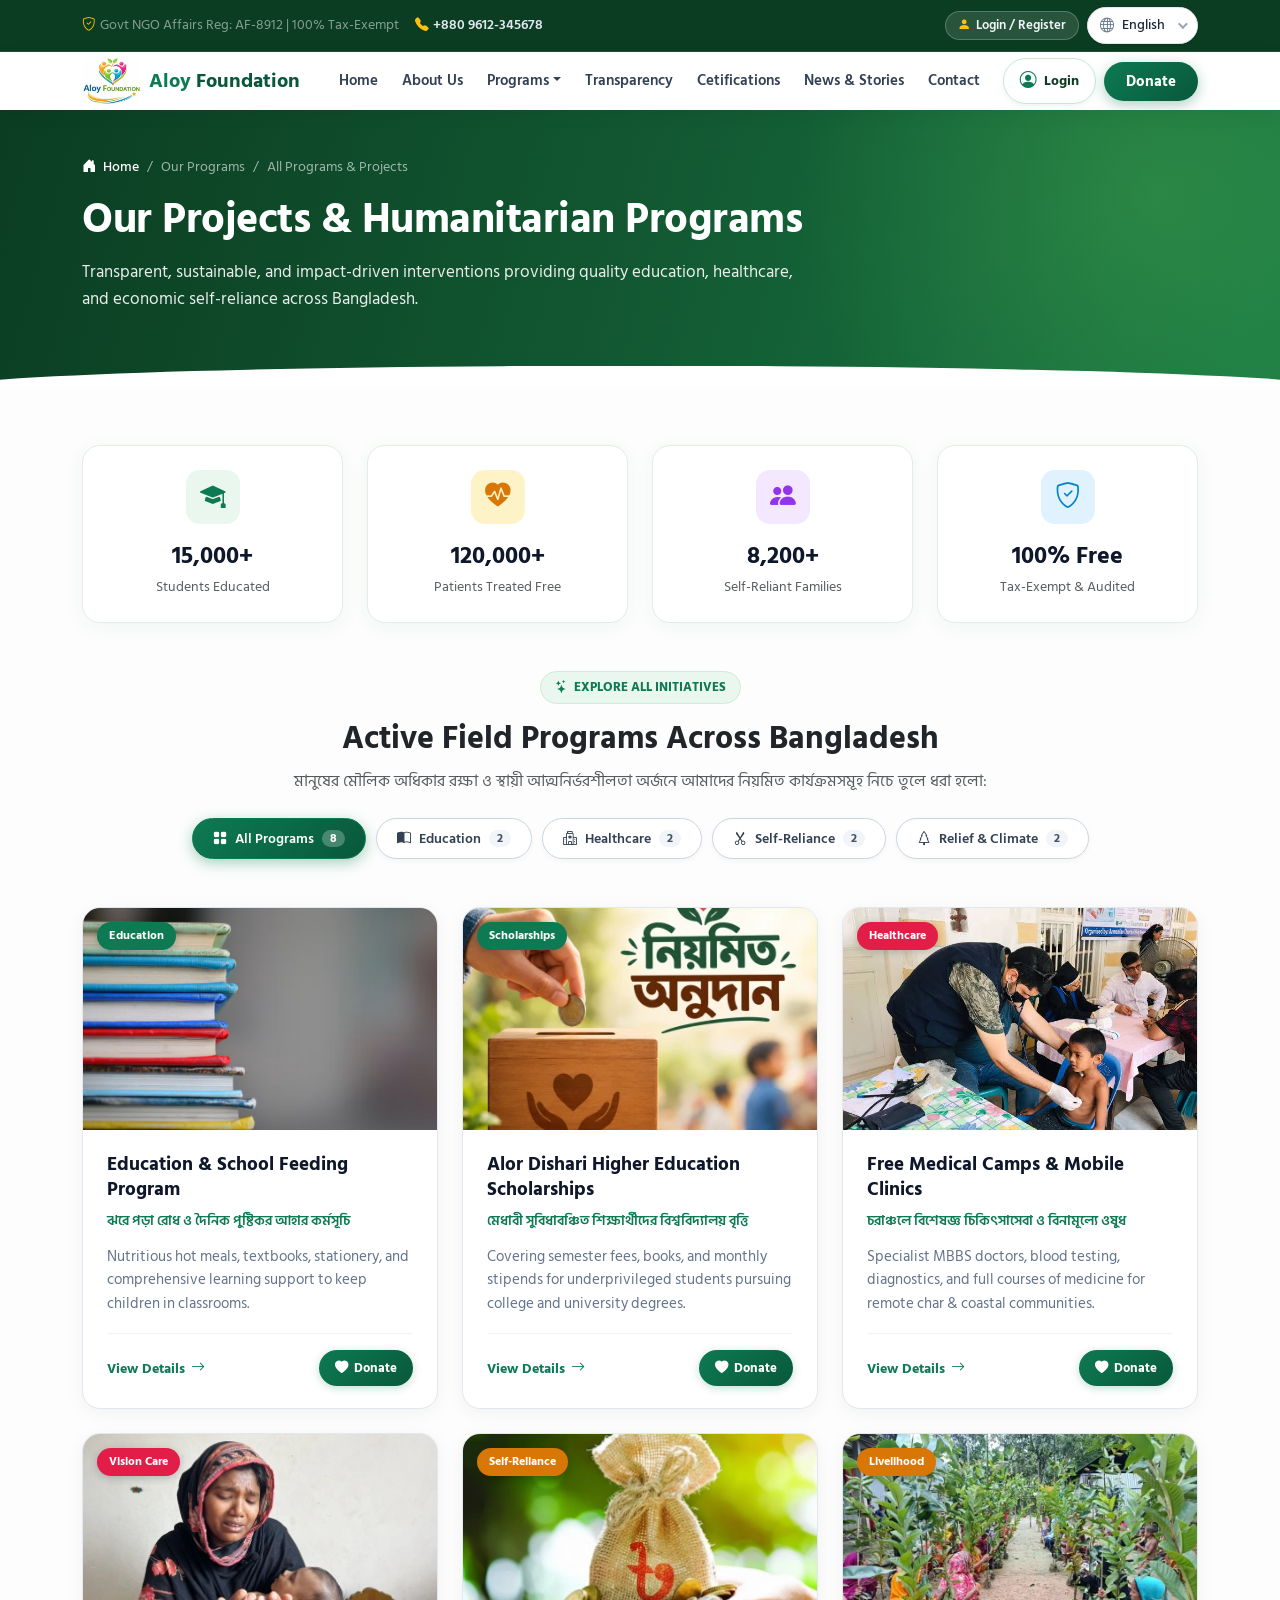
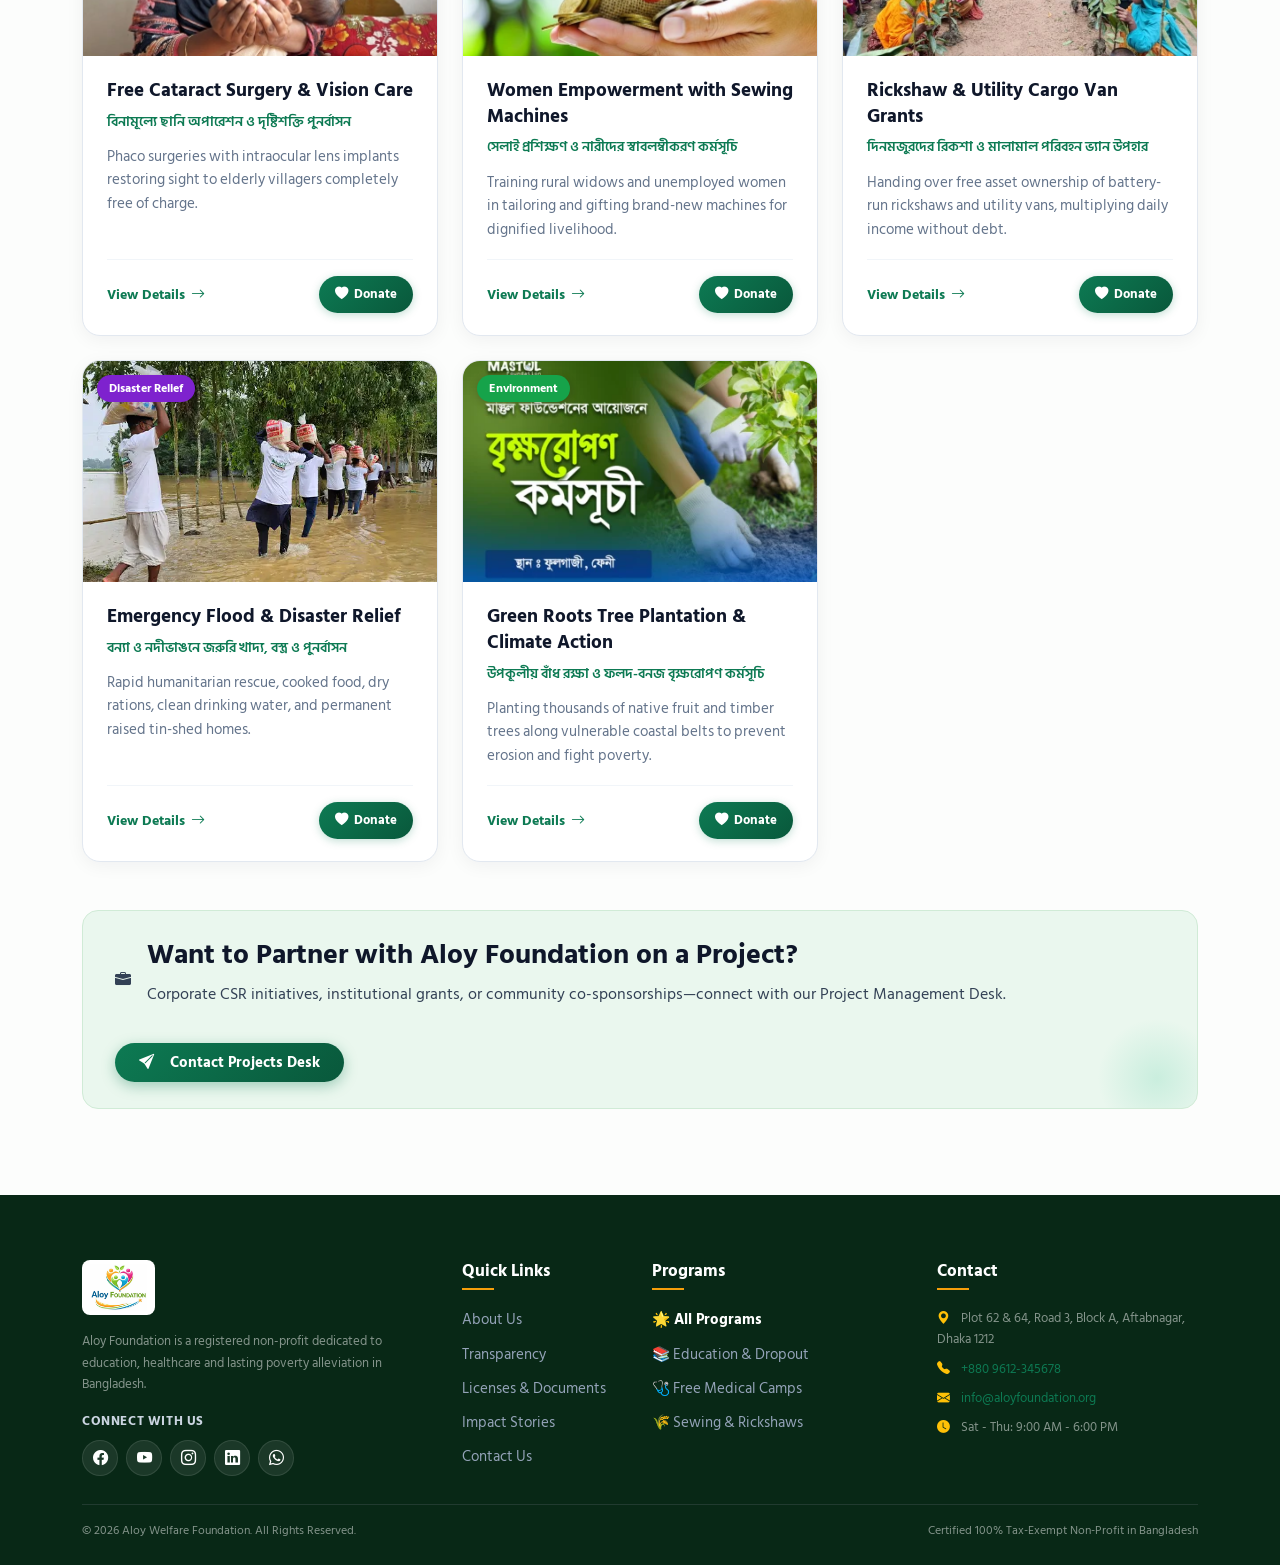
<file: all_porgrams.html>
<!doctype html>
<html lang="en">
  <head>
    <meta charset="UTF-8" />
    <meta name="viewport" content="width=device-width, initial-scale=1.0" />
    <title>All Projects &amp; Programs | Aloy Welfare Foundation</title>
    <link rel="icon" type="image/jpeg" href="assets/images/logo.jpg" />
    <link rel="preconnect" href="https://fonts.googleapis.com" />
    <link rel="preconnect" href="https://fonts.gstatic.com" crossorigin />
    <link
      href="https://fonts.googleapis.com/css2?family=Hind+Siliguri:wght@300;400;500;600;700&family=Plus+Jakarta+Sans:wght@300;400;500;600;700;800&display=swap"
      rel="stylesheet"
    />
    <link
      href="https://cdn.jsdelivr.net/npm/bootstrap@5.3.3/dist/css/bootstrap.min.css"
      rel="stylesheet"
    />
    <link
      href="https://cdn.jsdelivr.net/npm/bootstrap-icons@1.11.3/font/bootstrap-icons.min.css"
      rel="stylesheet"
    />
    <link rel="stylesheet" href="assets/css/style.css" />
    <link rel="stylesheet" href="assets/css/responsive.css" />
    <link rel="stylesheet" href="assets/css/pages/programs.css" />
  </head>
  <body class="lang-en page-all-programs">
    <!-- ===== TOP BAR ===== -->
    <div class="top-bar">
      <div
        class="container d-flex flex-wrap justify-content-between align-items-center"
      >
        <div class="d-flex align-items-center gap-3">
          <span class="d-none d-md-inline text-white-50">
            <i class="bi bi-shield-check text-warning me-1"></i>Govt NGO Affairs
            Reg: AF-8912 | 100% Tax-Exempt
          </span>
          <span class="d-flex align-items-center gap-1">
            <i class="bi bi-telephone-fill text-warning"></i>
            <a href="tel:+8809612345678" class="fw-semibold"
              >+880 9612-345678</a
            >
          </span>
        </div>
        <div class="d-flex align-items-center gap-2">
          <a
            href="#donorAuthModal"
            data-bs-toggle="modal"
            class="topbar-donor-link"
          >
            <i class="bi bi-person-fill text-warning"></i>
            <span>Login / Register</span>
          </a>
          <div class="language-switcher-container">
            <div class="language-select-wrapper">
              <span class="language-icon">
                <i class="bi bi-globe"></i>
              </span>
              <select
                id="languageSwitcher"
                class="language-select"
                aria-label="Select Language"
              >
                <option value="en" selected>English</option>
                <option value="bn">বাংলা</option>
                <option value="ar">العربية</option>
                <option value="hi">हिन्दी</option>
              </select>
            </div>
            <div id="google_translate_element"></div>
          </div>
        </div>
      </div>
    </div>

    <!-- ===== NAVBAR ===== -->
    <header class="navbar navbar-expand-lg navbar-main sticky-top">
      <nav class="container">
        <a
          class="navbar-brand d-flex align-items-center gap-2"
          href="index.html"
        >
          <img
            src="assets/images/logo.jpg"
            alt="Aloy Foundation Logo"
            class="rounded"
          />
          <div class="d-flex flex-column">
            <span class="fw-bold fs-5 lh-1" style="color: var(--aloy-blue)">
              Aloy
              <span style="color: var(--aloy-green-dark)">Foundation</span>
            </span>
          </div>
        </a>
        <button
          class="navbar-toggler"
          type="button"
          data-bs-toggle="collapse"
          data-bs-target="#navMain"
        >
          <span class="navbar-toggler-icon"></span>
        </button>
        <div class="collapse navbar-collapse" id="navMain">
          <ul class="navbar-nav mx-auto mb-2 mb-lg-0">
            <li class="nav-item">
              <a class="nav-link active" href="index.html">Home</a>
            </li>
            <li class="nav-item">
              <a class="nav-link" href="about.html">About Us</a>
            </li>
            <li class="nav-item dropdown">
              <a
                class="nav-link dropdown-toggle"
                href="#"
                data-bs-toggle="dropdown"
                >Programs</a
              >
              <ul class="dropdown-menu">
                <li>
                  <a class="dropdown-item fw-bold" href="all_porgrams.html"
                    ><i class="bi bi-grid-fill text-success me-2"></i>All
                    Programs &amp; Projects</a
                  >
                </li>
                <li><hr class="dropdown-divider" /></li>
                <li>
                  <a class="dropdown-item" href="project_details.html"
                    ><i class="bi bi-book-half text-success me-2"></i>Education
                    Program</a
                  >
                </li>
                <li>
                  <a class="dropdown-item" href="healthcare.html"
                    ><i class="bi bi-heart-pulse-fill text-danger me-2"></i
                    >Healthcare Services</a
                  >
                </li>
                <li>
                  <a class="dropdown-item" href="poverty.html"
                    ><i class="bi bi-briefcase-fill text-primary me-2"></i
                    >Poverty Alleviation</a
                  >
                </li>
              </ul>
            </li>
            <li class="nav-item">
              <a class="nav-link" href="transparency.html">Transparency</a>
            </li>
            <li class="nav-item">
              <a class="nav-link" href="documents.html">Cetifications</a>
            </li>
            <li class="nav-item">
              <a class="nav-link" href="stories.html">News & Stories</a>
            </li>
            <li class="nav-item">
              <a class="nav-link" href="contact.html">Contact</a>
            </li>
          </ul>
          <div class="d-flex align-items-center gap-2">
            <button
              type="button"
              class="btn-donor-auth"
              data-bs-toggle="modal"
              data-bs-target="#donorAuthModal"
            >
              <i class="bi bi-person-circle"></i>
              <span>Login</span>
            </button>
            <button
              type="button"
              class="btn-aloy-donate"
              data-bs-toggle="modal"
              data-bs-target="#donationModal"
            >
              <span>Donate</span>
            </button>
          </div>
        </div>
      </nav>
    </header>


    <!-- ===== PAGE HERO ===== -->
    <section class="page-hero">
      <div class="container">
        <div class="page-breadcrumb">
          <a href="index.html"><i class="bi bi-house-door-fill me-1"></i> Home</a> <span>/</span>
          <span>Our Programs</span> <span>/</span>
          <span>All Programs &amp; Projects</span>
        </div>
        <h1 class="page-hero-title">Our Projects &amp; Humanitarian Programs</h1>
        <p class="page-hero-lead">
          Transparent, sustainable, and impact-driven interventions providing quality education, healthcare, and economic self-reliance across Bangladesh.
        </p>
      </div>
    </section>

    <!-- ===== MAIN CONTENT ===== -->
    <main class="py-5">
      <div class="container py-2">
        <!-- Trust Ribbon -->
        <div class="row g-4 mb-5">
          <div class="col-lg-3 col-sm-6">
            <div class="theme-card text-center p-4">
              <div class="theme-icon-wrap mx-auto">
                <i class="bi bi-mortarboard-fill"></i>
              </div>
              <h4 class="fw-bold mb-1">15,000+</h4>
              <p class="text-muted small mb-0">Students Educated</p>
            </div>
          </div>
          <div class="col-lg-3 col-sm-6">
            <div class="theme-card text-center p-4">
              <div class="theme-icon-wrap mx-auto" style="background: #fef3c7; color: #d97706;">
                <i class="bi bi-heart-pulse-fill"></i>
              </div>
              <h4 class="fw-bold mb-1">120,000+</h4>
              <p class="text-muted small mb-0">Patients Treated Free</p>
            </div>
          </div>
          <div class="col-lg-3 col-sm-6">
            <div class="theme-card text-center p-4">
              <div class="theme-icon-wrap mx-auto" style="background: #f3e8ff; color: #9333ea;">
                <i class="bi bi-people-fill"></i>
              </div>
              <h4 class="fw-bold mb-1">8,200+</h4>
              <p class="text-muted small mb-0">Self-Reliant Families</p>
            </div>
          </div>
          <div class="col-lg-3 col-sm-6">
            <div class="theme-card text-center p-4">
              <div class="theme-icon-wrap mx-auto" style="background: #e0f2fe; color: #0284c7;">
                <i class="bi bi-shield-check"></i>
              </div>
              <h4 class="fw-bold mb-1">100% Free</h4>
              <p class="text-muted small mb-0">Tax-Exempt &amp; Audited</p>
            </div>
          </div>
        </div>

        <!-- Section Title & Filter Tabs -->
        <div class="text-center max-w-700 mx-auto mb-4">
          <span class="theme-badge">
            <i class="bi bi-stars"></i> EXPLORE ALL INITIATIVES
          </span>
          <h2 class="fw-bold text-dark fs-2">Active Field Programs Across Bangladesh</h2>
          <p class="text-muted">
            মানুষের মৌলিক অধিকার রক্ষা ও স্থায়ী আত্মনির্ভরশীলতা অর্জনে আমাদের নিয়মিত কার্যক্রমসমূহ নিচে তুলে ধরা হলো:
          </p>
        </div>

        <!-- Filter Tabs -->
        <div class="program-filter-wrapper mb-5">
          <button class="program-filter-btn active" data-filter="all">
            <i class="bi bi-grid-fill"></i> All Programs
            <span class="badge">8</span>
          </button>
          <button class="program-filter-btn" data-filter="education">
            <i class="bi bi-book-half"></i> Education
            <span class="badge">2</span>
          </button>
          <button class="program-filter-btn" data-filter="healthcare">
            <i class="bi bi-hospital"></i> Healthcare
            <span class="badge">2</span>
          </button>
          <button class="program-filter-btn" data-filter="livelihood">
            <i class="bi bi-scissors"></i> Self-Reliance
            <span class="badge">2</span>
          </button>
          <button class="program-filter-btn" data-filter="relief">
            <i class="bi bi-tree"></i> Relief &amp; Climate
            <span class="badge">2</span>
          </button>
        </div>

        <!-- Programs Grid -->
        <div class="row g-4" id="programsGrid">
          <!-- Program 1: Education & School Feeding -->
          <div class="col-12 col-md-6 col-lg-4 prog-item" data-category="education">
            <div class="program-grid-card">
              <div class="program-grid-media">
                <a href="project_details.html">
                  <img src="assets/images/programs/1.jpg" alt="Education & School Feeding" loading="lazy" />
                </a>
                <span class="program-grid-tag blue">Education</span>
              </div>
              <div class="program-grid-body">
                <h3 class="program-grid-title">
                  <a href="project_details.html">Education &amp; School Feeding Program</a>
                </h3>
                <div class="program-grid-subtitle">
                  ঝরে পড়া রোধ ও দৈনিক পুষ্টিকর আহার কর্মসূচি
                </div>
                <p class="program-grid-text">
                  Nutritious hot meals, textbooks, stationery, and comprehensive learning support to keep children in classrooms.
                </p>
                <div class="program-grid-footer">
                  <a href="project_details.html" class="btn-prog-details">
                    View Details <i class="bi bi-arrow-right"></i>
                  </a>
                  <button type="button" class="btn-prog-donate-sm" data-bs-toggle="modal" data-bs-target="#donationModal" data-cause="education">
                    <i class="bi bi-heart-fill"></i> Donate
                  </button>
                </div>
              </div>
            </div>
          </div>

          <!-- Program 2: Higher Education Scholarship -->
          <div class="col-12 col-md-6 col-lg-4 prog-item" data-category="education">
            <div class="program-grid-card">
              <div class="program-grid-media">
                <a href="project_details.html">
                  <img src="assets/images/stories/2.jpg" alt="University Scholarships" loading="lazy" />
                </a>
                <span class="program-grid-tag blue">Scholarships</span>
              </div>
              <div class="program-grid-body">
                <h3 class="program-grid-title">
                  <a href="project_details.html">Alor Dishari Higher Education Scholarships</a>
                </h3>
                <div class="program-grid-subtitle">
                  মেধাবী সুবিধাবঞ্চিত শিক্ষার্থীদের বিশ্ববিদ্যালয় বৃত্তি
                </div>
                <p class="program-grid-text">
                  Covering semester fees, books, and monthly stipends for underprivileged students pursuing college and university degrees.
                </p>
                <div class="program-grid-footer">
                  <a href="project_details.html" class="btn-prog-details">
                    View Details <i class="bi bi-arrow-right"></i>
                  </a>
                  <button type="button" class="btn-prog-donate-sm" data-bs-toggle="modal" data-bs-target="#donationModal" data-cause="education">
                    <i class="bi bi-heart-fill"></i> Donate
                  </button>
                </div>
              </div>
            </div>
          </div>

          <!-- Program 3: Free Medical Camps -->
          <div class="col-12 col-md-6 col-lg-4 prog-item" data-category="healthcare">
            <div class="program-grid-card">
              <div class="program-grid-media">
                <a href="project_details.html">
                  <img src="assets/images/programs/2.jpg" alt="Free Medical Camps" loading="lazy" />
                </a>
                <span class="program-grid-tag rose">Healthcare</span>
              </div>
              <div class="program-grid-body">
                <h3 class="program-grid-title">
                  <a href="project_details.html">Free Medical Camps &amp; Mobile Clinics</a>
                </h3>
                <div class="program-grid-subtitle">
                  চরাঞ্চলে বিশেষজ্ঞ চিকিৎসাসেবা ও বিনামূল্যে ওষুধ
                </div>
                <p class="program-grid-text">
                  Specialist MBBS doctors, blood testing, diagnostics, and full courses of medicine for remote char &amp; coastal communities.
                </p>
                <div class="program-grid-footer">
                  <a href="project_details.html" class="btn-prog-details">
                    View Details <i class="bi bi-arrow-right"></i>
                  </a>
                  <button type="button" class="btn-prog-donate-sm" data-bs-toggle="modal" data-bs-target="#donationModal" data-cause="healthcare">
                    <i class="bi bi-heart-fill"></i> Donate
                  </button>
                </div>
              </div>
            </div>
          </div>

          <!-- Program 4: Cataract Eye Surgeries -->
          <div class="col-12 col-md-6 col-lg-4 prog-item" data-category="healthcare">
            <div class="program-grid-card">
              <div class="program-grid-media">
                <a href="project_details.html">
                  <img src="assets/images/programs/6.jpg" alt="Cataract Eye Surgery" loading="lazy" />
                </a>
                <span class="program-grid-tag rose">Vision Care</span>
              </div>
              <div class="program-grid-body">
                <h3 class="program-grid-title">
                  <a href="project_details.html">Free Cataract Surgery &amp; Vision Care</a>
                </h3>
                <div class="program-grid-subtitle">
                  বিনামূল্যে ছানি অপারেশন ও দৃষ্টিশক্তি পুনর্বাসন
                </div>
                <p class="program-grid-text">
                  Phaco surgeries with intraocular lens implants restoring sight to elderly villagers completely free of charge.
                </p>
                <div class="program-grid-footer">
                  <a href="project_details.html" class="btn-prog-details">
                    View Details <i class="bi bi-arrow-right"></i>
                  </a>
                  <button type="button" class="btn-prog-donate-sm" data-bs-toggle="modal" data-bs-target="#donationModal" data-cause="healthcare">
                    <i class="bi bi-heart-fill"></i> Donate
                  </button>
                </div>
              </div>
            </div>
          </div>

          <!-- Program 5: Sewing Machines & Women Empowerment -->
          <div class="col-12 col-md-6 col-lg-4 prog-item" data-category="livelihood">
            <div class="program-grid-card">
              <div class="program-grid-media">
                <a href="project_details.html">
                  <img src="assets/images/programs/3.jpg" alt="Sewing Machines" loading="lazy" />
                </a>
                <span class="program-grid-tag amber">Self-Reliance</span>
              </div>
              <div class="program-grid-body">
                <h3 class="program-grid-title">
                  <a href="project_details.html">Women Empowerment with Sewing Machines</a>
                </h3>
                <div class="program-grid-subtitle">
                  সেলাই প্রশিক্ষণ ও নারীদের স্বাবলম্বীকরণ কর্মসূচি
                </div>
                <p class="program-grid-text">
                  Training rural widows and unemployed women in tailoring and gifting brand-new machines for dignified livelihood.
                </p>
                <div class="program-grid-footer">
                  <a href="project_details.html" class="btn-prog-details">
                    View Details <i class="bi bi-arrow-right"></i>
                  </a>
                  <button type="button" class="btn-prog-donate-sm" data-bs-toggle="modal" data-bs-target="#donationModal" data-cause="poverty">
                    <i class="bi bi-heart-fill"></i> Donate
                  </button>
                </div>
              </div>
            </div>
          </div>

          <!-- Program 6: Rickshaw & Utility Van Grants -->
          <div class="col-12 col-md-6 col-lg-4 prog-item" data-category="livelihood">
            <div class="program-grid-card">
              <div class="program-grid-media">
                <a href="project_details.html">
                  <img src="assets/images/stories/3.jpg" alt="Rickshaw Distribution" loading="lazy" />
                </a>
                <span class="program-grid-tag amber">Livelihood</span>
              </div>
              <div class="program-grid-body">
                <h3 class="program-grid-title">
                  <a href="project_details.html">Rickshaw &amp; Utility Cargo Van Grants</a>
                </h3>
                <div class="program-grid-subtitle">
                  দিনমজুরদের রিকশা ও মালামাল পরিবহন ভ্যান উপহার
                </div>
                <p class="program-grid-text">
                  Handing over free asset ownership of battery-run rickshaws and utility vans, multiplying daily income without debt.
                </p>
                <div class="program-grid-footer">
                  <a href="project_details.html" class="btn-prog-details">
                    View Details <i class="bi bi-arrow-right"></i>
                  </a>
                  <button type="button" class="btn-prog-donate-sm" data-bs-toggle="modal" data-bs-target="#donationModal" data-cause="poverty">
                    <i class="bi bi-heart-fill"></i> Donate
                  </button>
                </div>
              </div>
            </div>
          </div>

          <!-- Program 7: Emergency Flood & Cyclone Relief -->
          <div class="col-12 col-md-6 col-lg-4 prog-item" data-category="relief">
            <div class="program-grid-card">
              <div class="program-grid-media">
                <a href="project_details.html">
                  <img src="assets/images/programs/4.jpg" alt="Emergency Relief" loading="lazy" />
                </a>
                <span class="program-grid-tag purple">Disaster Relief</span>
              </div>
              <div class="program-grid-body">
                <h3 class="program-grid-title">
                  <a href="project_details.html">Emergency Flood &amp; Disaster Relief</a>
                </h3>
                <div class="program-grid-subtitle">
                  বন্যা ও নদীভাঙনে জরুরি খাদ্য, বস্ত্র ও পুনর্বাসন
                </div>
                <p class="program-grid-text">
                  Rapid humanitarian rescue, cooked food, dry rations, clean drinking water, and permanent raised tin-shed homes.
                </p>
                <div class="program-grid-footer">
                  <a href="project_details.html" class="btn-prog-details">
                    View Details <i class="bi bi-arrow-right"></i>
                  </a>
                  <button type="button" class="btn-prog-donate-sm" data-bs-toggle="modal" data-bs-target="#donationModal" data-cause="general">
                    <i class="bi bi-heart-fill"></i> Donate
                  </button>
                </div>
              </div>
            </div>
          </div>

          <!-- Program 8: Green Roots Tree Plantation -->
          <div class="col-12 col-md-6 col-lg-4 prog-item" data-category="relief">
            <div class="program-grid-card">
              <div class="program-grid-media">
                <a href="project_details.html">
                  <img src="assets/images/stories/1.jpg" alt="Tree Plantation" loading="lazy" />
                </a>
                <span class="program-grid-tag">Environment</span>
              </div>
              <div class="program-grid-body">
                <h3 class="program-grid-title">
                  <a href="project_details.html">Green Roots Tree Plantation &amp; Climate Action</a>
                </h3>
                <div class="program-grid-subtitle">
                  উপকূলীয় বাঁধ রক্ষা ও ফলদ-বনজ বৃক্ষরোপণ কর্মসূচি
                </div>
                <p class="program-grid-text">
                  Planting thousands of native fruit and timber trees along vulnerable coastal belts to prevent erosion and fight poverty.
                </p>
                <div class="program-grid-footer">
                  <a href="project_details.html" class="btn-prog-details">
                    View Details <i class="bi bi-arrow-right"></i>
                  </a>
                  <button type="button" class="btn-prog-donate-sm" data-bs-toggle="modal" data-bs-target="#donationModal" data-cause="general">
                    <i class="bi bi-heart-fill"></i> Donate
                  </button>
                </div>
              </div>
            </div>
          </div>
        </div>

        <!-- Bottom CTA Banner Matching documents.html -->
        <div class="theme-contact-banner mt-5">
          <div class="d-flex align-items-center gap-3">
            <div class="banner-icon-box">
              <i class="bi bi-briefcase-fill"></i>
            </div>
            <div>
              <h3 class="banner-title">Want to Partner with Aloy Foundation on a Project?</h3>
              <p class="banner-subtitle">
                Corporate CSR initiatives, institutional grants, or community co-sponsorships—connect with our Project Management Desk.
              </p>
            </div>
          </div>
          <div>
            <a href="contact.html" class="btn btn-aloy-primary" style="padding: 10px 24px; font-size: 0.95rem;">
              <i class="bi bi-send-fill me-2"></i> Contact Projects Desk
            </a>
          </div>
        </div>
      </div>
    </main>

    <!-- ===== FOOTER ===== -->
    <footer class="footer-main">
      <div class="container">
        <div class="row g-4">
          <!-- Col 1: Brand & Social -->
          <div class="col-lg-4 col-md-6">
            <div class="footer-logo">
              <img src="assets/images/logo.jpg" alt="Aloy Foundation" />
            </div>
            <p class="small text-white-50 pe-lg-3">
              Aloy Foundation is a registered non-profit dedicated to education,
              healthcare and lasting poverty alleviation in Bangladesh.
            </p>
            <div class="footer-social-wrap mt-3">
              <span class="footer-social-title">Connect With Us</span>
              <div class="social-links mt-2">
                <a href="https://facebook.com" target="_blank" rel="noopener" class="social-fb" title="Facebook"><i class="bi bi-facebook"></i></a>
                <a href="https://youtube.com" target="_blank" rel="noopener" class="social-yt" title="YouTube"><i class="bi bi-youtube"></i></a>
                <a href="https://instagram.com" target="_blank" rel="noopener" class="social-ig" title="Instagram"><i class="bi bi-instagram"></i></a>
                <a href="https://linkedin.com" target="_blank" rel="noopener" class="social-li" title="LinkedIn"><i class="bi bi-linkedin"></i></a>
                <a href="https://wa.me/8801XXXXXXXXX" target="_blank" rel="noopener" class="social-wa" title="WhatsApp"><i class="bi bi-whatsapp"></i></a>
              </div>
            </div>
          </div>

          <!-- Col 2: Quick Links -->
          <div class="col-6 col-lg-2 col-md-3">
            <h5 class="footer-heading">Quick Links</h5>
            <ul class="footer-links">
              <li><a href="about.html">About Us</a></li>
              <li><a href="transparency.html">Transparency</a></li>
              <li><a href="documents.html">Licenses &amp; Documents</a></li>
              <li><a href="stories.html">Impact Stories</a></li>
              <li><a href="contact.html">Contact Us</a></li>
            </ul>
          </div>

          <!-- Col 3: Programs -->
          <div class="col-6 col-lg-3 col-md-3">
            <h5 class="footer-heading">Programs</h5>
            <ul class="footer-links">
              <li><a href="all_porgrams.html" class="fw-bold text-white">🌟 All Programs</a></li>
              <li><a href="education.html">📚 Education &amp; Dropout</a></li>
              <li><a href="healthcare.html">🩺 Free Medical Camps</a></li>
              <li><a href="poverty.html">🌾 Sewing &amp; Rickshaws</a></li>
            </ul>
          </div>

          <!-- Col 4: Contact Info -->
          <div class="col-lg-3 col-md-6">
            <h5 class="footer-heading">Contact</h5>
            <div class="footer-contact-info">
              <p class="small text-white-50 mb-2">
                <i class="bi bi-geo-alt-fill text-warning me-2"></i>
                Plot 62 &amp; 64, Road 3, Block A, Aftabnagar, Dhaka 1212
              </p>
              <p class="small text-white-50 mb-2">
                <i class="bi bi-telephone-fill text-warning me-2"></i>
                <a href="tel:+8809612345678">+880 9612-345678</a>
              </p>
              <p class="small text-white-50 mb-2">
                <i class="bi bi-envelope-fill text-warning me-2"></i>
                <a href="mailto:info@aloyfoundation.org">info@aloyfoundation.org</a>
              </p>
              <p class="small text-white-50 mb-0">
                <i class="bi bi-clock-fill text-warning me-2"></i> Sat - Thu: 9:00 AM - 6:00 PM
              </p>
            </div>
          </div>
        </div>

        <div
          class="border-top border-secondary border-opacity-25 mt-4 pt-3 d-flex flex-wrap justify-content-between align-items-center footer-bottom"
        >
          <p class="small text-white-50 mb-0">
            &copy; 2026 Aloy Welfare Foundation. All Rights Reserved.
          </p>
          <p class="small text-white-50 mb-0">
            Certified 100% Tax-Exempt Non-Profit in Bangladesh
          </p>
        </div>
      </div>
    </footer>

    
    <!-- ===== DONOR LOGIN & REGISTER MODAL ===== -->
    <div
      class="modal fade"
      id="donorAuthModal"
      tabindex="-1"
      aria-labelledby="donorAuthModalLabel"
      aria-hidden="true"
    >
      <div class="modal-dialog modal-dialog-centered modal-md">
        <div class="modal-content border-0 shadow-lg" style="border-radius: 20px; overflow: hidden;">
          <div class="modal-header border-0 bg-light p-4 pb-0">
            <div class="w-100">
              <div class="d-flex align-items-center justify-content-between mb-3">
                <div class="d-flex align-items-center gap-2">
                  <span class="badge bg-success-subtle text-success p-2 rounded-circle">
                    <i class="bi bi-person-badge-fill fs-5"></i>
                  </span>
                  <div>
                    <h5 class="modal-title fw-bold text-dark mb-0" id="donorAuthModalLabel">
                      Donor Portal
                    </h5>
                    <p class="text-muted small mb-0">
                      ডোনার ড্যাশবোর্ড ও ট্যাক্স সার্টিফিকেট
                    </p>
                  </div>
                </div>
                <button
                  type="button"
                  class="btn-close"
                  data-bs-dismiss="modal"
                  aria-label="Close"
                ></button>
              </div>

              <!-- Nav Tabs -->
              <ul class="nav nav-pills nav-fill bg-white p-1 rounded-pill border" id="donorAuthTabs" role="tablist">
                <li class="nav-item" role="presentation">
                  <button
                    class="nav-link active rounded-pill fw-bold"
                    id="donor-login-tab"
                    data-bs-toggle="pill"
                    data-bs-target="#donorLoginPane"
                    type="button"
                    role="tab"
                  >
                    <i class="bi bi-box-arrow-in-right me-1"></i> Donor Login
                  </button>
                </li>
                <li class="nav-item" role="presentation">
                  <button
                    class="nav-link rounded-pill fw-bold"
                    id="donor-register-tab"
                    data-bs-toggle="pill"
                    data-bs-target="#donorRegisterPane"
                    type="button"
                    role="tab"
                  >
                    <i class="bi bi-person-plus-fill me-1"></i> New Register
                  </button>
                </li>
              </ul>
            </div>
          </div>

          <div class="modal-body p-4">
            <div class="tab-content" id="donorAuthTabContent">
              <!-- LOGIN PANE -->
              <div class="tab-pane fade show active" id="donorLoginPane" role="tabpanel">
                <form id="donorLoginForm" onsubmit="handleDonorAuth(event, 'login')">
                  <div class="mb-3">
                    <label class="form-label fw-semibold small text-muted">Email or Mobile Number</label>
                    <div class="input-group">
                      <span class="input-group-text bg-light border-end-0"><i class="bi bi-envelope text-success"></i></span>
                      <input type="text" class="form-control border-start-0" placeholder="e.g. donor@example.com / 017XXXXXXXX" required />
                    </div>
                  </div>
                  <div class="mb-3">
                    <div class="d-flex justify-content-between align-items-center mb-1">
                      <label class="form-label fw-semibold small text-muted mb-0">Password</label>
                      <a href="#" class="small text-success text-decoration-none fw-semibold" onclick="alert('Password reset link has been sent to your phone/email.')">Forgot Password?</a>
                    </div>
                    <div class="input-group">
                      <span class="input-group-text bg-light border-end-0"><i class="bi bi-lock text-success"></i></span>
                      <input type="password" class="form-control border-start-0" placeholder="••••••••" required />
                    </div>
                  </div>
                  <div class="form-check mb-3">
                    <input class="form-check-input" type="checkbox" id="rememberDonor" checked />
                    <label class="form-check-label small text-muted" for="rememberDonor">
                      Keep me logged in on this device
                    </label>
                  </div>
                  <button type="submit" class="btn btn-success w-100 py-2 fw-bold rounded-pill mb-3">
                    <i class="bi bi-box-arrow-in-right me-1"></i> Sign In to Donor Dashboard
                  </button>
                </form>

                <div class="p-3 bg-light rounded-3 text-center small text-muted">
                  <i class="bi bi-shield-check text-success me-1"></i>
                  <strong>Donor Benefits:</strong> Download instant 80G tax receipts, track sponsored students &amp; view complete giving history.
                </div>
              </div>

              <!-- REGISTER PANE -->
              <div class="tab-pane fade" id="donorRegisterPane" role="tabpanel">
                <form id="donorRegisterForm" onsubmit="handleDonorAuth(event, 'register')">
                  <div class="row g-2 mb-3">
                    <div class="col-12">
                      <label class="form-label fw-semibold small text-muted">Full Name</label>
                      <input type="text" class="form-control" placeholder="e.g. Dr. Rafiqul Islam" required />
                    </div>
                    <div class="col-12 col-sm-6">
                      <label class="form-label fw-semibold small text-muted">Email Address</label>
                      <input type="email" class="form-control" placeholder="name@domain.com" required />
                    </div>
                    <div class="col-12 col-sm-6">
                      <label class="form-label fw-semibold small text-muted">Mobile Number</label>
                      <input type="tel" class="form-control" placeholder="+880 1XXXXXXXXX" required />
                    </div>
                    <div class="col-12 col-sm-6">
                      <label class="form-label fw-semibold small text-muted">Create Password</label>
                      <input type="password" class="form-control" placeholder="At least 6 characters" minlength="6" required />
                    </div>
                    <div class="col-12 col-sm-6">
                      <label class="form-label fw-semibold small text-muted">Donor Category</label>
                      <select class="form-select">
                        <option value="individual">General Donor</option>
                        <option value="zakat">Zakat Contributor</option>
                        <option value="sponsor">Child Education Sponsor</option>
                        <option value="corporate">Corporate CSR</option>
                      </select>
                    </div>
                  </div>

                  <div class="form-check mb-3">
                    <input class="form-check-input" type="checkbox" id="termsDonor" required checked />
                    <label class="form-check-label small text-muted" for="termsDonor">
                      I agree to the <a href="transparency.html" class="text-success">Donation Policy &amp; Terms</a>
                    </label>
                  </div>

                  <button type="submit" class="btn btn-success w-100 py-2 fw-bold rounded-pill mb-2">
                    <i class="bi bi-person-check-fill me-1"></i> Register as Donor
                  </button>
                </form>
              </div>
            </div>
          </div>
        </div>
      </div>
    </div>

    <!-- ===== DONATION MODAL ===== -->
    <div
      class="modal fade"
      id="donationModal"
      tabindex="-1"
      aria-labelledby="donationModalLabel"
      aria-hidden="true"
    >
      <div class="modal-dialog modal-dialog-centered modal-lg">
        <div class="modal-content">
          <div class="modal-header">
            <h5 class="modal-title fw-bold" id="donationModalLabel">
              <i class="bi bi-heart-fill text-danger me-2"></i>Make a Secure Donation
            </h5>
            <button
              type="button"
              class="btn-close"
              data-bs-dismiss="modal"
              aria-label="Close"
            ></button>
          </div>
          <div class="modal-body p-4">
            <div id="donationFormStep">
              <div class="mb-3">
                <label class="form-label fw-bold small text-muted text-uppercase">Choose Program</label>
                <div class="row g-2">
                  <div class="col-4">
                    <button
                      type="button"
                      class="btn btn-outline-success w-100 active btn-sm"
                      data-modal-cause="education"
                    >
                      Education
                    </button>
                  </div>
                  <div class="col-4">
                    <button
                      type="button"
                      class="btn btn-outline-success w-100 btn-sm"
                      data-modal-cause="healthcare"
                    >
                      Healthcare
                    </button>
                  </div>
                  <div class="col-4">
                    <button
                      type="button"
                      class="btn btn-outline-success w-100 btn-sm"
                      data-modal-cause="poverty"
                    >
                      Self-Reliance
                    </button>
                  </div>
                </div>
              </div>

              <div class="mb-3">
                <label class="form-label fw-bold small text-muted text-uppercase">Select Amount (BDT)</label>
                <div class="row g-2 mb-2">
                  <div class="col-3">
                    <button
                      type="button"
                      class="btn btn-outline-secondary w-100 active btn-sm modal-amt-btn"
                      data-amt="500"
                    >
                      ৳ 500
                    </button>
                  </div>
                  <div class="col-3">
                    <button
                      type="button"
                      class="btn btn-outline-secondary w-100 btn-sm modal-amt-btn"
                      data-amt="1000"
                    >
                      ৳ 1,000
                    </button>
                  </div>
                  <div class="col-3">
                    <button
                      type="button"
                      class="btn btn-outline-secondary w-100 btn-sm modal-amt-btn"
                      data-amt="2500"
                    >
                      ৳ 2,500
                    </button>
                  </div>
                  <div class="col-3">
                    <button
                      type="button"
                      class="btn btn-outline-secondary w-100 btn-sm modal-amt-btn"
                      data-amt="5000"
                    >
                      ৳ 5,000
                    </button>
                  </div>
                </div>
                <input
                  type="number"
                  class="form-control"
                  id="modalCustomAmount"
                  placeholder="Or enter custom amount in BDT"
                />
              </div>

              <div class="mb-3">
                <label class="form-label fw-bold small text-muted text-uppercase">Your Information</label>
                <div class="row g-2">
                  <div class="col-md-6">
                    <input
                      type="text"
                      class="form-control"
                      id="donorName"
                      placeholder="Full Name *"
                      required
                    />
                  </div>
                  <div class="col-md-6">
                    <input
                      type="tel"
                      class="form-control"
                      id="donorPhone"
                      placeholder="Mobile Number *"
                      required
                    />
                  </div>
                  <div class="col-12">
                    <input
                      type="email"
                      class="form-control"
                      id="donorEmail"
                      placeholder="Email Address (for tax receipt)"
                    />
                  </div>
                </div>
              </div>

              <div class="mb-3">
                <label class="form-label fw-bold small text-muted text-uppercase">Payment Method</label>
                <div class="d-flex gap-3">
                  <div class="form-check">
                    <input
                      class="form-check-input"
                      type="radio"
                      name="paymentMethod"
                      id="payBkash"
                      value="bKash"
                      checked
                    />
                    <label class="form-check-label fw-semibold" for="payBkash">bKash</label>
                  </div>
                  <div class="form-check">
                    <input
                      class="form-check-input"
                      type="radio"
                      name="paymentMethod"
                      id="payNagad"
                      value="Nagad"
                    />
                    <label class="form-check-label fw-semibold" for="payNagad">Nagad</label>
                  </div>
                  <div class="form-check">
                    <input
                      class="form-check-input"
                      type="radio"
                      name="paymentMethod"
                      id="payCard"
                      value="Card/Bank"
                    />
                    <label class="form-check-label fw-semibold" for="payCard">Bank Transfer / Card</label>
                  </div>
                </div>
              </div>

              <button
                type="button"
                id="btnSubmitDonation"
                class="btn-aloy-donate w-100 py-3 justify-content-center"
              >
                Confirm Donation &amp; Generate Receipt
              </button>
            </div>
            <div id="donationReceiptStep" class="d-none text-center py-4">
              <i
                class="bi bi-check-circle-fill text-success"
                style="font-size: 3.5rem"
              ></i>
              <h4 class="fw-bold mt-2">Thank you for your generosity!</h4>
              <div
                class="card p-3 bg-light text-start mx-auto my-3"
                style="max-width: 450px"
              >
                <div class="d-flex justify-content-between mb-2">
                  <span class="text-muted small">Receipt No</span><strong id="receiptTxnId"></strong>
                </div>
                <div class="d-flex justify-content-between mb-2">
                  <span class="text-muted small">Donor</span><strong id="receiptDonorName"></strong>
                </div>
                <div class="d-flex justify-content-between mb-2">
                  <span class="text-muted small">Cause</span><strong id="receiptCause"></strong>
                </div>
                <div class="d-flex justify-content-between mb-2">
                  <span class="text-muted small">Amount</span><strong id="receiptAmount"></strong>
                </div>
                <div class="d-flex justify-content-between">
                  <span class="text-muted small">Date</span><span id="receiptDate"></span>
                </div>
              </div>
              <button
                class="btn btn-outline-secondary btn-sm me-2"
                onclick="window.print()"
              >
                Print Receipt
              </button>
              <button class="btn btn-primary btn-sm" data-bs-dismiss="modal">
                Done
              </button>
            </div>
          </div>
        </div>
      </div>
    </div>

    <!-- Scripts -->
    <script src="https://cdn.jsdelivr.net/npm/bootstrap@5.3.3/dist/js/bootstrap.bundle.min.js"></script>
    <script src="assets/js/main.js"></script>
    <script>
      // Filter functionality
      document.addEventListener("DOMContentLoaded", function () {
        const filterBtns = document.querySelectorAll(".program-filter-btn");
        const progItems = document.querySelectorAll(".prog-item");

        filterBtns.forEach((btn) => {
          btn.addEventListener("click", function () {
            filterBtns.forEach((b) => b.classList.remove("active"));
            this.classList.add("active");

            const filterValue = this.getAttribute("data-filter");

            progItems.forEach((item) => {
              if (
                filterValue === "all" ||
                item.getAttribute("data-category") === filterValue
              ) {
                item.style.display = "block";
              } else {
                item.style.display = "none";
              }
            });
          });
        });
      });

      // Google Translate
      function googleTranslateElementInit() {
        new google.translate.TranslateElement(
          {
            pageLanguage: "en",
            includedLanguages: "en,bn,ar,hi",
            autoDisplay: false,
          },
          "google_translate_element",
        );
      }

      function setGoogleTranslateCookie(lang) {
        const host = window.location.hostname;
        const domain = host.replace(/^www\./, "");
        if (lang === "en") {
          document.cookie =
            "googtrans=; expires=Thu, 01 Jan 1970 00:00:00 UTC; path=/;";
          document.cookie =
            "googtrans=; expires=Thu, 01 Jan 1970 00:00:00 UTC; path=/; domain=" +
            domain;
          document.cookie =
            "googtrans=; expires=Thu, 01 Jan 1970 00:00:00 UTC; path=/; domain=." +
            domain;
        } else {
          const val = "/en/" + lang;
          document.cookie = "googtrans=" + val + "; path=/;";
          document.cookie = "googtrans=" + val + "; path=/; domain=" + domain;
          document.cookie = "googtrans=" + val + "; path=/; domain=." + domain;
        }
      }

      document.addEventListener("DOMContentLoaded", function () {
        const select = document.getElementById("languageSwitcher");
        const match = document.cookie.match(/(?:^|;\s*)googtrans=([^;]+)/);
        if (match) {
          const lang = match[1].split("/")[2];
          if (lang && select) select.value = lang;
        }
        if (select) {
          select.addEventListener("change", function () {
            setGoogleTranslateCookie(this.value);
            window.location.reload();
          });
        }
      });
    </script>
    <script
      src="//translate.google.com/translate_a/element.js?cb=googleTranslateElementInit"
      async
      defer
    ></script>
  </body>
</html>
</file>
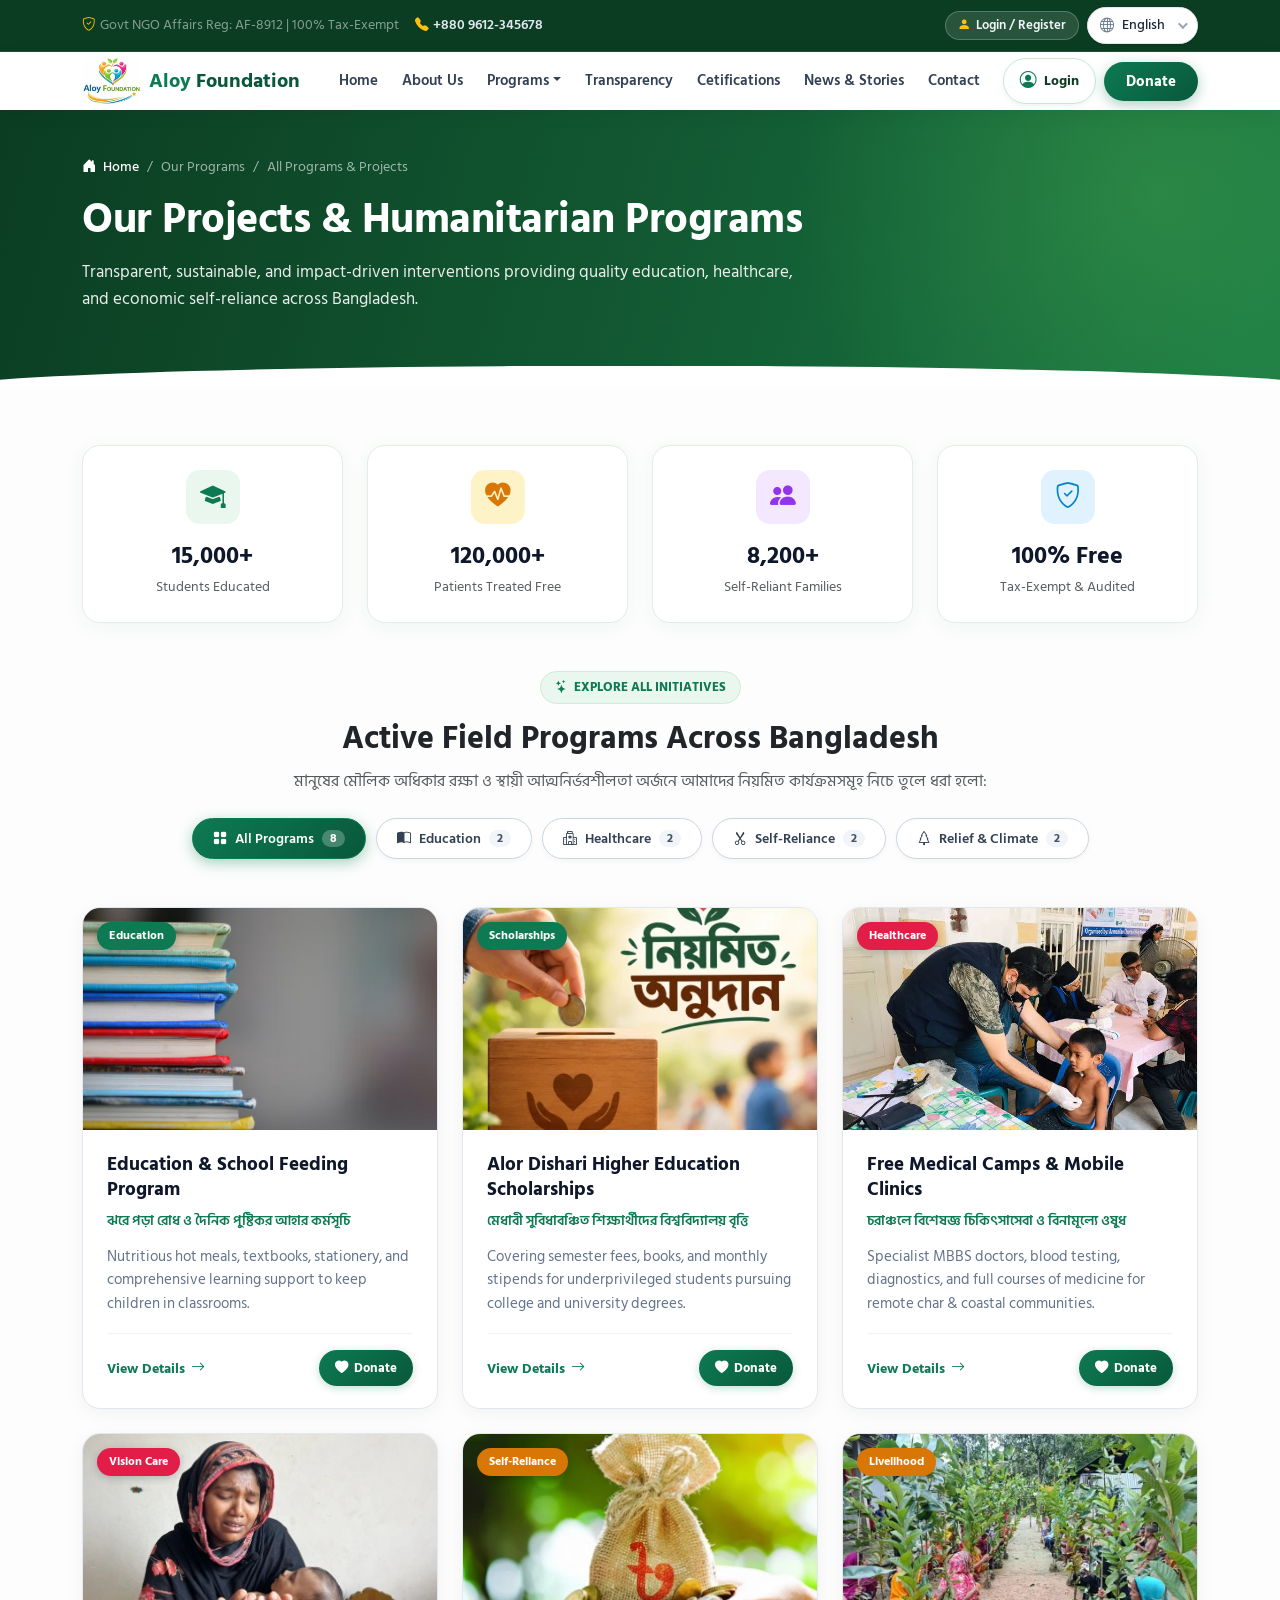
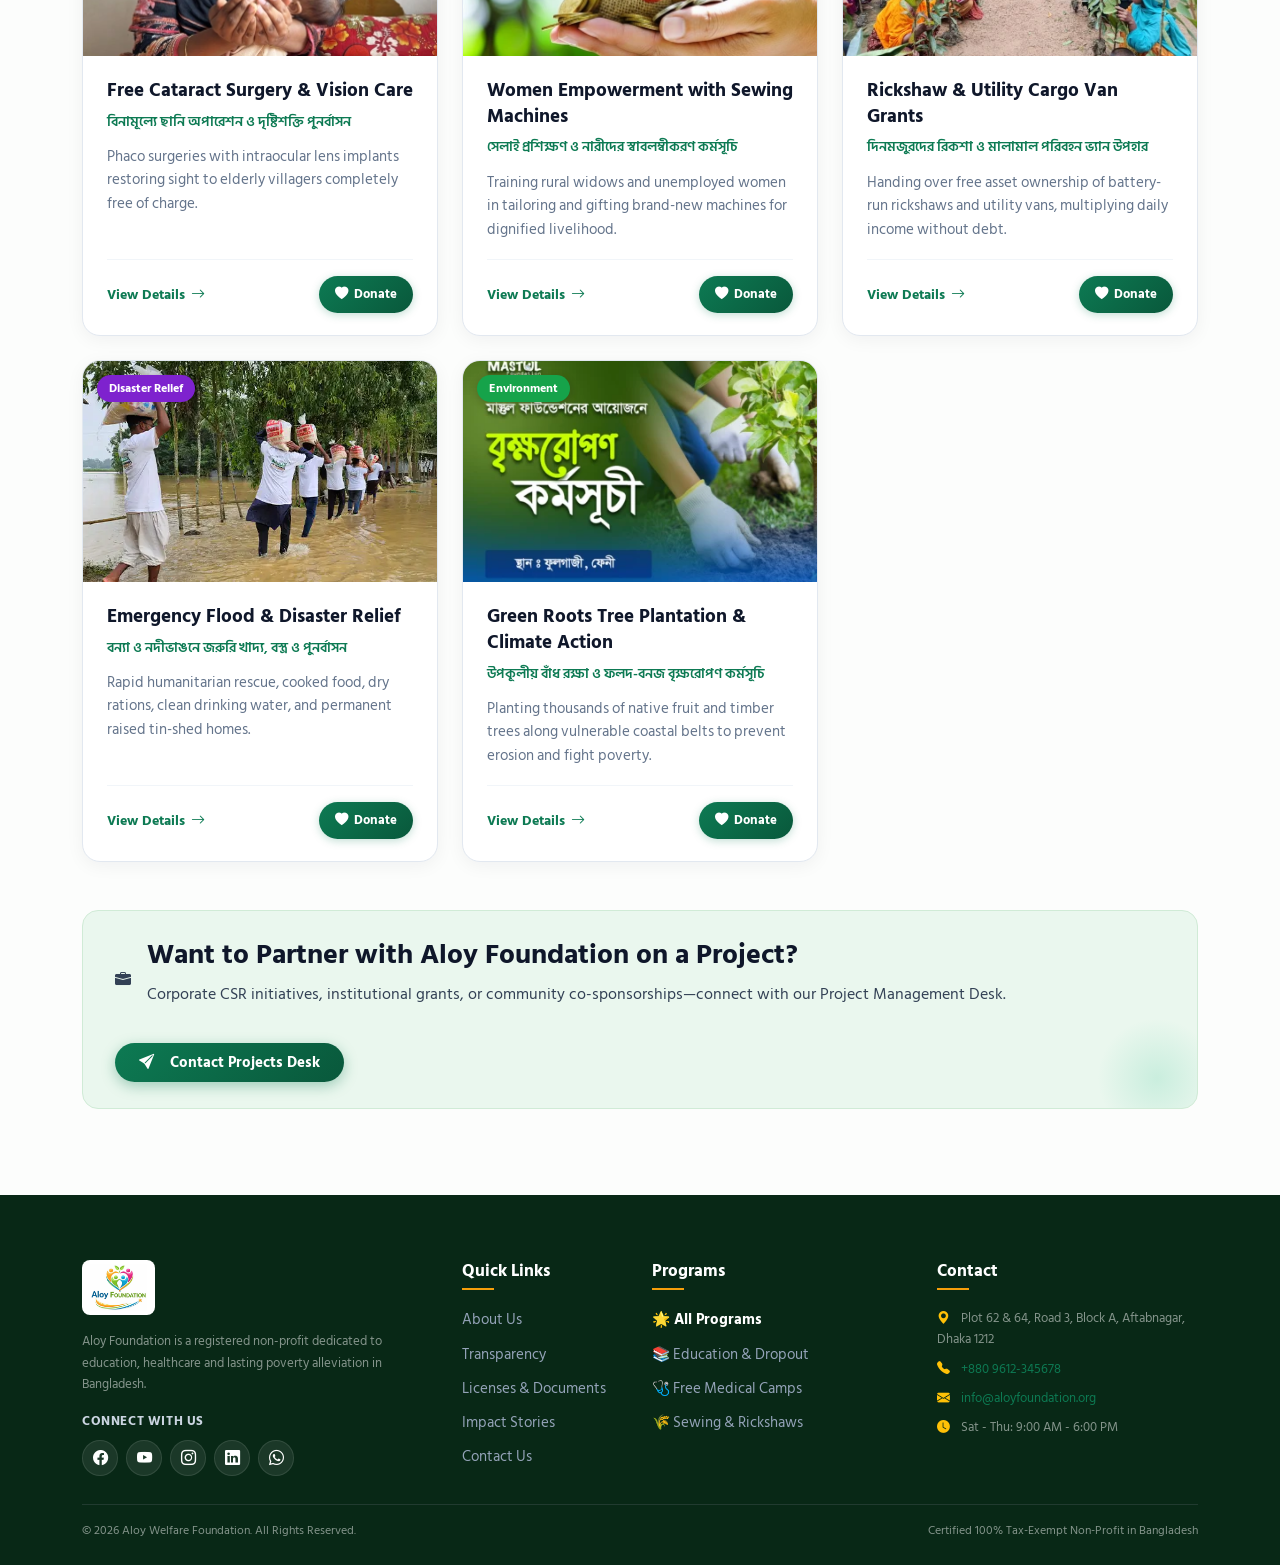
<file: all_programs.html>
<!doctype html>
<html lang="en">
  <head>
    <meta charset="UTF-8" />
    <meta name="viewport" content="width=device-width, initial-scale=1.0" />
    <title>All Projects &amp; Programs | Aloy Welfare Foundation</title>
    <link rel="icon" type="image/jpeg" href="assets/images/logo.jpg" />
    <link rel="preconnect" href="https://fonts.googleapis.com" />
    <link rel="preconnect" href="https://fonts.gstatic.com" crossorigin />
    <link
      href="https://fonts.googleapis.com/css2?family=Hind+Siliguri:wght@300;400;500;600;700&family=Plus+Jakarta+Sans:wght@300;400;500;600;700;800&display=swap"
      rel="stylesheet"
    />
    <link
      href="https://cdn.jsdelivr.net/npm/bootstrap@5.3.3/dist/css/bootstrap.min.css"
      rel="stylesheet"
    />
    <link
      href="https://cdn.jsdelivr.net/npm/bootstrap-icons@1.11.3/font/bootstrap-icons.min.css"
      rel="stylesheet"
    />
    <link rel="stylesheet" href="assets/css/style.css" />
    <link rel="stylesheet" href="assets/css/responsive.css" />
    <link rel="stylesheet" href="assets/css/pages/programs.css" />
  </head>
  <body class="lang-en page-all-programs">
    <!-- ===== TOP BAR ===== -->
    <div class="top-bar">
      <div
        class="container d-flex flex-wrap justify-content-between align-items-center"
      >
        <div class="d-flex align-items-center gap-3">
          <span class="d-none d-md-inline text-white-50">
            <i class="bi bi-shield-check text-warning me-1"></i>Govt NGO Affairs
            Reg: AF-8912 | 100% Tax-Exempt
          </span>
          <span class="d-flex align-items-center gap-1">
            <i class="bi bi-telephone-fill text-warning"></i>
            <a href="tel:+8809612345678" class="fw-semibold"
              >+880 9612-345678</a
            >
          </span>
        </div>
        <div class="d-flex align-items-center gap-2">
          <a
            href="#donorAuthModal"
            data-bs-toggle="modal"
            class="topbar-donor-link"
          >
            <i class="bi bi-person-fill text-warning"></i>
            <span>Login / Register</span>
          </a>
          <div class="language-switcher-container">
            <div class="language-select-wrapper">
              <span class="language-icon">
                <i class="bi bi-globe"></i>
              </span>
              <select
                id="languageSwitcher"
                class="language-select"
                aria-label="Select Language"
              >
                <option value="en" selected>English</option>
                <option value="bn">বাংলা</option>
                <option value="ar">العربية</option>
                <option value="hi">हिन्दी</option>
              </select>
            </div>
            <div id="google_translate_element"></div>
          </div>
        </div>
      </div>
    </div>

    <!-- ===== NAVBAR ===== -->
    <header class="navbar navbar-expand-lg navbar-main sticky-top">
      <nav class="container">
        <a
          class="navbar-brand d-flex align-items-center gap-2"
          href="index.html"
        >
          <img
            src="assets/images/logo.jpg"
            alt="Aloy Foundation Logo"
            class="rounded"
          />
          <div class="d-flex flex-column">
            <span class="fw-bold fs-5 lh-1" style="color: var(--aloy-blue)">
              Aloy
              <span style="color: var(--aloy-green-dark)">Foundation</span>
            </span>
          </div>
        </a>
        <button
          class="navbar-toggler"
          type="button"
          data-bs-toggle="collapse"
          data-bs-target="#navMain"
        >
          <span class="navbar-toggler-icon"></span>
        </button>
        <div class="collapse navbar-collapse" id="navMain">
          <ul class="navbar-nav mx-auto mb-2 mb-lg-0">
            <li class="nav-item">
              <a class="nav-link active" href="index.html">Home</a>
            </li>
            <li class="nav-item">
              <a class="nav-link" href="about.html">About Us</a>
            </li>
            <li class="nav-item dropdown">
              <a
                class="nav-link dropdown-toggle"
                href="#"
                data-bs-toggle="dropdown"
                >Programs</a
              >
              <ul class="dropdown-menu">
                <li>
                  <a class="dropdown-item fw-bold" href="all_porgrams.html"
                    ><i class="bi bi-grid-fill text-success me-2"></i>All
                    Programs &amp; Projects</a
                  >
                </li>
                <li><hr class="dropdown-divider" /></li>
                <li>
                  <a class="dropdown-item" href="project_details.html"
                    ><i class="bi bi-book-half text-success me-2"></i>Education
                    Program</a
                  >
                </li>
                <li>
                  <a class="dropdown-item" href="healthcare.html"
                    ><i class="bi bi-heart-pulse-fill text-danger me-2"></i
                    >Healthcare Services</a
                  >
                </li>
                <li>
                  <a class="dropdown-item" href="poverty.html"
                    ><i class="bi bi-briefcase-fill text-primary me-2"></i
                    >Poverty Alleviation</a
                  >
                </li>
              </ul>
            </li>
            <li class="nav-item">
              <a class="nav-link" href="transparency.html">Transparency</a>
            </li>
            <li class="nav-item">
              <a class="nav-link" href="documents.html">Cetifications</a>
            </li>
            <li class="nav-item">
              <a class="nav-link" href="stories.html">News & Stories</a>
            </li>
            <li class="nav-item">
              <a class="nav-link" href="contact.html">Contact</a>
            </li>
          </ul>
          <div class="d-flex align-items-center gap-2">
            <button
              type="button"
              class="btn-donor-auth"
              data-bs-toggle="modal"
              data-bs-target="#donorAuthModal"
            >
              <i class="bi bi-person-circle"></i>
              <span>Login</span>
            </button>
            <button
              type="button"
              class="btn-aloy-donate"
              data-bs-toggle="modal"
              data-bs-target="#donationModal"
            >
              <span>Donate</span>
            </button>
          </div>
        </div>
      </nav>
    </header>

    <!-- ===== PAGE HERO ===== -->
    <section class="page-hero">
      <div class="container">
        <div class="page-breadcrumb">
          <a href="index.html"
            ><i class="bi bi-house-door-fill me-1"></i> Home</a
          >
          <span>/</span> <span>Our Programs</span> <span>/</span>
          <span>All Programs &amp; Projects</span>
        </div>
        <h1 class="page-hero-title">
          Our Projects &amp; Humanitarian Programs
        </h1>
        <p class="page-hero-lead">
          Transparent, sustainable, and impact-driven interventions providing
          quality education, healthcare, and economic self-reliance across
          Bangladesh.
        </p>
      </div>
    </section>

    <!-- ===== MAIN CONTENT ===== -->
    <main class="py-5">
      <div class="container py-2">
        <!-- Trust Ribbon -->
        <div class="row g-4 mb-5">
          <div class="col-lg-3 col-sm-6">
            <div class="theme-card text-center p-4">
              <div class="theme-icon-wrap mx-auto">
                <i class="bi bi-mortarboard-fill"></i>
              </div>
              <h4 class="fw-bold mb-1">15,000+</h4>
              <p class="text-muted small mb-0">Students Educated</p>
            </div>
          </div>
          <div class="col-lg-3 col-sm-6">
            <div class="theme-card text-center p-4">
              <div
                class="theme-icon-wrap mx-auto"
                style="background: #fef3c7; color: #d97706"
              >
                <i class="bi bi-heart-pulse-fill"></i>
              </div>
              <h4 class="fw-bold mb-1">120,000+</h4>
              <p class="text-muted small mb-0">Patients Treated Free</p>
            </div>
          </div>
          <div class="col-lg-3 col-sm-6">
            <div class="theme-card text-center p-4">
              <div
                class="theme-icon-wrap mx-auto"
                style="background: #f3e8ff; color: #9333ea"
              >
                <i class="bi bi-people-fill"></i>
              </div>
              <h4 class="fw-bold mb-1">8,200+</h4>
              <p class="text-muted small mb-0">Self-Reliant Families</p>
            </div>
          </div>
          <div class="col-lg-3 col-sm-6">
            <div class="theme-card text-center p-4">
              <div
                class="theme-icon-wrap mx-auto"
                style="background: #e0f2fe; color: #0284c7"
              >
                <i class="bi bi-shield-check"></i>
              </div>
              <h4 class="fw-bold mb-1">100% Free</h4>
              <p class="text-muted small mb-0">Tax-Exempt &amp; Audited</p>
            </div>
          </div>
        </div>

        <!-- Section Title & Filter Tabs -->
        <div class="text-center max-w-700 mx-auto mb-4">
          <span class="theme-badge">
            <i class="bi bi-stars"></i> EXPLORE ALL INITIATIVES
          </span>
          <h2 class="fw-bold text-dark fs-2">
            Active Field Programs Across Bangladesh
          </h2>
          <p class="text-muted">
            মানুষের মৌলিক অধিকার রক্ষা ও স্থায়ী আত্মনির্ভরশীলতা অর্জনে আমাদের
            নিয়মিত কার্যক্রমসমূহ নিচে তুলে ধরা হলো:
          </p>
        </div>

        <!-- Filter Tabs -->
        <div class="program-filter-wrapper mb-5">
          <button class="program-filter-btn active" data-filter="all">
            <i class="bi bi-grid-fill"></i> All Programs
            <span class="badge">8</span>
          </button>
          <button class="program-filter-btn" data-filter="education">
            <i class="bi bi-book-half"></i> Education
            <span class="badge">2</span>
          </button>
          <button class="program-filter-btn" data-filter="healthcare">
            <i class="bi bi-hospital"></i> Healthcare
            <span class="badge">2</span>
          </button>
          <button class="program-filter-btn" data-filter="livelihood">
            <i class="bi bi-scissors"></i> Self-Reliance
            <span class="badge">2</span>
          </button>
          <button class="program-filter-btn" data-filter="relief">
            <i class="bi bi-tree"></i> Relief &amp; Climate
            <span class="badge">2</span>
          </button>
        </div>

        <!-- Programs Grid -->
        <div class="row g-4" id="programsGrid">
          <!-- Program 1: Education & School Feeding -->
          <div
            class="col-12 col-md-6 col-lg-4 prog-item"
            data-category="education"
          >
            <div class="program-grid-card">
              <div class="program-grid-media">
                <a href="project_details.html">
                  <img
                    src="assets/images/programs/1.jpg"
                    alt="Education & School Feeding"
                    loading="lazy"
                  />
                </a>
                <span class="program-grid-tag blue">Education</span>
              </div>
              <div class="program-grid-body">
                <h3 class="program-grid-title">
                  <a href="project_details.html"
                    >Education &amp; School Feeding Program</a
                  >
                </h3>
                <div class="program-grid-subtitle">
                  ঝরে পড়া রোধ ও দৈনিক পুষ্টিকর আহার কর্মসূচি
                </div>
                <p class="program-grid-text">
                  Nutritious hot meals, textbooks, stationery, and comprehensive
                  learning support to keep children in classrooms.
                </p>
                <div class="program-grid-footer">
                  <a href="project_details.html" class="btn-prog-details">
                    View Details <i class="bi bi-arrow-right"></i>
                  </a>
                  <button
                    type="button"
                    class="btn-prog-donate-sm"
                    data-bs-toggle="modal"
                    data-bs-target="#donationModal"
                    data-cause="education"
                  >
                    <i class="bi bi-heart-fill"></i> Donate
                  </button>
                </div>
              </div>
            </div>
          </div>

          <!-- Program 2: Higher Education Scholarship -->
          <div
            class="col-12 col-md-6 col-lg-4 prog-item"
            data-category="education"
          >
            <div class="program-grid-card">
              <div class="program-grid-media">
                <a href="project_details.html">
                  <img
                    src="assets/images/stories/2.jpg"
                    alt="University Scholarships"
                    loading="lazy"
                  />
                </a>
                <span class="program-grid-tag blue">Scholarships</span>
              </div>
              <div class="program-grid-body">
                <h3 class="program-grid-title">
                  <a href="project_details.html"
                    >Alor Dishari Higher Education Scholarships</a
                  >
                </h3>
                <div class="program-grid-subtitle">
                  মেধাবী সুবিধাবঞ্চিত শিক্ষার্থীদের বিশ্ববিদ্যালয় বৃত্তি
                </div>
                <p class="program-grid-text">
                  Covering semester fees, books, and monthly stipends for
                  underprivileged students pursuing college and university
                  degrees.
                </p>
                <div class="program-grid-footer">
                  <a href="project_details.html" class="btn-prog-details">
                    View Details <i class="bi bi-arrow-right"></i>
                  </a>
                  <button
                    type="button"
                    class="btn-prog-donate-sm"
                    data-bs-toggle="modal"
                    data-bs-target="#donationModal"
                    data-cause="education"
                  >
                    <i class="bi bi-heart-fill"></i> Donate
                  </button>
                </div>
              </div>
            </div>
          </div>

          <!-- Program 3: Free Medical Camps -->
          <div
            class="col-12 col-md-6 col-lg-4 prog-item"
            data-category="healthcare"
          >
            <div class="program-grid-card">
              <div class="program-grid-media">
                <a href="project_details.html">
                  <img
                    src="assets/images/programs/2.jpg"
                    alt="Free Medical Camps"
                    loading="lazy"
                  />
                </a>
                <span class="program-grid-tag rose">Healthcare</span>
              </div>
              <div class="program-grid-body">
                <h3 class="program-grid-title">
                  <a href="project_details.html"
                    >Free Medical Camps &amp; Mobile Clinics</a
                  >
                </h3>
                <div class="program-grid-subtitle">
                  চরাঞ্চলে বিশেষজ্ঞ চিকিৎসাসেবা ও বিনামূল্যে ওষুধ
                </div>
                <p class="program-grid-text">
                  Specialist MBBS doctors, blood testing, diagnostics, and full
                  courses of medicine for remote char &amp; coastal communities.
                </p>
                <div class="program-grid-footer">
                  <a href="project_details.html" class="btn-prog-details">
                    View Details <i class="bi bi-arrow-right"></i>
                  </a>
                  <button
                    type="button"
                    class="btn-prog-donate-sm"
                    data-bs-toggle="modal"
                    data-bs-target="#donationModal"
                    data-cause="healthcare"
                  >
                    <i class="bi bi-heart-fill"></i> Donate
                  </button>
                </div>
              </div>
            </div>
          </div>

          <!-- Program 4: Cataract Eye Surgeries -->
          <div
            class="col-12 col-md-6 col-lg-4 prog-item"
            data-category="healthcare"
          >
            <div class="program-grid-card">
              <div class="program-grid-media">
                <a href="project_details.html">
                  <img
                    src="assets/images/programs/6.jpg"
                    alt="Cataract Eye Surgery"
                    loading="lazy"
                  />
                </a>
                <span class="program-grid-tag rose">Vision Care</span>
              </div>
              <div class="program-grid-body">
                <h3 class="program-grid-title">
                  <a href="project_details.html"
                    >Free Cataract Surgery &amp; Vision Care</a
                  >
                </h3>
                <div class="program-grid-subtitle">
                  বিনামূল্যে ছানি অপারেশন ও দৃষ্টিশক্তি পুনর্বাসন
                </div>
                <p class="program-grid-text">
                  Phaco surgeries with intraocular lens implants restoring sight
                  to elderly villagers completely free of charge.
                </p>
                <div class="program-grid-footer">
                  <a href="project_details.html" class="btn-prog-details">
                    View Details <i class="bi bi-arrow-right"></i>
                  </a>
                  <button
                    type="button"
                    class="btn-prog-donate-sm"
                    data-bs-toggle="modal"
                    data-bs-target="#donationModal"
                    data-cause="healthcare"
                  >
                    <i class="bi bi-heart-fill"></i> Donate
                  </button>
                </div>
              </div>
            </div>
          </div>

          <!-- Program 5: Sewing Machines & Women Empowerment -->
          <div
            class="col-12 col-md-6 col-lg-4 prog-item"
            data-category="livelihood"
          >
            <div class="program-grid-card">
              <div class="program-grid-media">
                <a href="project_details.html">
                  <img
                    src="assets/images/programs/3.jpg"
                    alt="Sewing Machines"
                    loading="lazy"
                  />
                </a>
                <span class="program-grid-tag amber">Self-Reliance</span>
              </div>
              <div class="program-grid-body">
                <h3 class="program-grid-title">
                  <a href="project_details.html"
                    >Women Empowerment with Sewing Machines</a
                  >
                </h3>
                <div class="program-grid-subtitle">
                  সেলাই প্রশিক্ষণ ও নারীদের স্বাবলম্বীকরণ কর্মসূচি
                </div>
                <p class="program-grid-text">
                  Training rural widows and unemployed women in tailoring and
                  gifting brand-new machines for dignified livelihood.
                </p>
                <div class="program-grid-footer">
                  <a href="project_details.html" class="btn-prog-details">
                    View Details <i class="bi bi-arrow-right"></i>
                  </a>
                  <button
                    type="button"
                    class="btn-prog-donate-sm"
                    data-bs-toggle="modal"
                    data-bs-target="#donationModal"
                    data-cause="poverty"
                  >
                    <i class="bi bi-heart-fill"></i> Donate
                  </button>
                </div>
              </div>
            </div>
          </div>

          <!-- Program 6: Rickshaw & Utility Van Grants -->
          <div
            class="col-12 col-md-6 col-lg-4 prog-item"
            data-category="livelihood"
          >
            <div class="program-grid-card">
              <div class="program-grid-media">
                <a href="project_details.html">
                  <img
                    src="assets/images/stories/3.jpg"
                    alt="Rickshaw Distribution"
                    loading="lazy"
                  />
                </a>
                <span class="program-grid-tag amber">Livelihood</span>
              </div>
              <div class="program-grid-body">
                <h3 class="program-grid-title">
                  <a href="project_details.html"
                    >Rickshaw &amp; Utility Cargo Van Grants</a
                  >
                </h3>
                <div class="program-grid-subtitle">
                  দিনমজুরদের রিকশা ও মালামাল পরিবহন ভ্যান উপহার
                </div>
                <p class="program-grid-text">
                  Handing over free asset ownership of battery-run rickshaws and
                  utility vans, multiplying daily income without debt.
                </p>
                <div class="program-grid-footer">
                  <a href="project_details.html" class="btn-prog-details">
                    View Details <i class="bi bi-arrow-right"></i>
                  </a>
                  <button
                    type="button"
                    class="btn-prog-donate-sm"
                    data-bs-toggle="modal"
                    data-bs-target="#donationModal"
                    data-cause="poverty"
                  >
                    <i class="bi bi-heart-fill"></i> Donate
                  </button>
                </div>
              </div>
            </div>
          </div>

          <!-- Program 7: Emergency Flood & Cyclone Relief -->
          <div
            class="col-12 col-md-6 col-lg-4 prog-item"
            data-category="relief"
          >
            <div class="program-grid-card">
              <div class="program-grid-media">
                <a href="project_details.html">
                  <img
                    src="assets/images/programs/4.jpg"
                    alt="Emergency Relief"
                    loading="lazy"
                  />
                </a>
                <span class="program-grid-tag purple">Disaster Relief</span>
              </div>
              <div class="program-grid-body">
                <h3 class="program-grid-title">
                  <a href="project_details.html"
                    >Emergency Flood &amp; Disaster Relief</a
                  >
                </h3>
                <div class="program-grid-subtitle">
                  বন্যা ও নদীভাঙনে জরুরি খাদ্য, বস্ত্র ও পুনর্বাসন
                </div>
                <p class="program-grid-text">
                  Rapid humanitarian rescue, cooked food, dry rations, clean
                  drinking water, and permanent raised tin-shed homes.
                </p>
                <div class="program-grid-footer">
                  <a href="project_details.html" class="btn-prog-details">
                    View Details <i class="bi bi-arrow-right"></i>
                  </a>
                  <button
                    type="button"
                    class="btn-prog-donate-sm"
                    data-bs-toggle="modal"
                    data-bs-target="#donationModal"
                    data-cause="general"
                  >
                    <i class="bi bi-heart-fill"></i> Donate
                  </button>
                </div>
              </div>
            </div>
          </div>

          <!-- Program 8: Green Roots Tree Plantation -->
          <div
            class="col-12 col-md-6 col-lg-4 prog-item"
            data-category="relief"
          >
            <div class="program-grid-card">
              <div class="program-grid-media">
                <a href="project_details.html">
                  <img
                    src="assets/images/stories/1.jpg"
                    alt="Tree Plantation"
                    loading="lazy"
                  />
                </a>
                <span class="program-grid-tag">Environment</span>
              </div>
              <div class="program-grid-body">
                <h3 class="program-grid-title">
                  <a href="project_details.html"
                    >Green Roots Tree Plantation &amp; Climate Action</a
                  >
                </h3>
                <div class="program-grid-subtitle">
                  উপকূলীয় বাঁধ রক্ষা ও ফলদ-বনজ বৃক্ষরোপণ কর্মসূচি
                </div>
                <p class="program-grid-text">
                  Planting thousands of native fruit and timber trees along
                  vulnerable coastal belts to prevent erosion and fight poverty.
                </p>
                <div class="program-grid-footer">
                  <a href="project_details.html" class="btn-prog-details">
                    View Details <i class="bi bi-arrow-right"></i>
                  </a>
                  <button
                    type="button"
                    class="btn-prog-donate-sm"
                    data-bs-toggle="modal"
                    data-bs-target="#donationModal"
                    data-cause="general"
                  >
                    <i class="bi bi-heart-fill"></i> Donate
                  </button>
                </div>
              </div>
            </div>
          </div>
        </div>

        <!-- Bottom CTA Banner Matching documents.html -->
        <div class="theme-contact-banner mt-5">
          <div class="d-flex align-items-center gap-3">
            <div class="banner-icon-box">
              <i class="bi bi-briefcase-fill"></i>
            </div>
            <div>
              <h3 class="banner-title">
                Want to Partner with Aloy Foundation on a Project?
              </h3>
              <p class="banner-subtitle">
                Corporate CSR initiatives, institutional grants, or community
                co-sponsorships—connect with our Project Management Desk.
              </p>
            </div>
          </div>
          <div>
            <a
              href="contact.html"
              class="btn btn-aloy-primary"
              style="padding: 10px 24px; font-size: 0.95rem"
            >
              <i class="bi bi-send-fill me-2"></i> Contact Projects Desk
            </a>
          </div>
        </div>
      </div>
    </main>

    <!-- ===== FOOTER ===== -->
    <footer class="footer-main">
      <div class="container">
        <div class="row g-4">
          <!-- Col 1: Brand & Social -->
          <div class="col-lg-4 col-md-6">
            <div class="footer-logo">
              <img src="assets/images/logo.jpg" alt="Aloy Foundation" />
            </div>
            <p class="small text-white-50 pe-lg-3">
              Aloy Foundation is a registered non-profit dedicated to education,
              healthcare and lasting poverty alleviation in Bangladesh.
            </p>
            <div class="footer-social-wrap mt-3">
              <span class="footer-social-title">Connect With Us</span>
              <div class="social-links mt-2">
                <a
                  href="https://facebook.com"
                  target="_blank"
                  rel="noopener"
                  class="social-fb"
                  title="Facebook"
                  ><i class="bi bi-facebook"></i
                ></a>
                <a
                  href="https://youtube.com"
                  target="_blank"
                  rel="noopener"
                  class="social-yt"
                  title="YouTube"
                  ><i class="bi bi-youtube"></i
                ></a>
                <a
                  href="https://instagram.com"
                  target="_blank"
                  rel="noopener"
                  class="social-ig"
                  title="Instagram"
                  ><i class="bi bi-instagram"></i
                ></a>
                <a
                  href="https://linkedin.com"
                  target="_blank"
                  rel="noopener"
                  class="social-li"
                  title="LinkedIn"
                  ><i class="bi bi-linkedin"></i
                ></a>
                <a
                  href="https://wa.me/8801XXXXXXXXX"
                  target="_blank"
                  rel="noopener"
                  class="social-wa"
                  title="WhatsApp"
                  ><i class="bi bi-whatsapp"></i
                ></a>
              </div>
            </div>
          </div>

          <!-- Col 2: Quick Links -->
          <div class="col-6 col-lg-2 col-md-3">
            <h5 class="footer-heading">Quick Links</h5>
            <ul class="footer-links">
              <li><a href="about.html">About Us</a></li>
              <li><a href="transparency.html">Transparency</a></li>
              <li><a href="documents.html">Licenses &amp; Documents</a></li>
              <li><a href="stories.html">Impact Stories</a></li>
              <li><a href="contact.html">Contact Us</a></li>
            </ul>
          </div>

          <!-- Col 3: Programs -->
          <div class="col-6 col-lg-3 col-md-3">
            <h5 class="footer-heading">Programs</h5>
            <ul class="footer-links">
              <li>
                <a href="all_porgrams.html" class="fw-bold text-white"
                  >🌟 All Programs</a
                >
              </li>
              <li><a href="education.html">📚 Education &amp; Dropout</a></li>
              <li><a href="healthcare.html">🩺 Free Medical Camps</a></li>
              <li><a href="poverty.html">🌾 Sewing &amp; Rickshaws</a></li>
            </ul>
          </div>

          <!-- Col 4: Contact Info -->
          <div class="col-lg-3 col-md-6">
            <h5 class="footer-heading">Contact</h5>
            <div class="footer-contact-info">
              <p class="small text-white-50 mb-2">
                <i class="bi bi-geo-alt-fill text-warning me-2"></i>
                Plot 62 &amp; 64, Road 3, Block A, Aftabnagar, Dhaka 1212
              </p>
              <p class="small text-white-50 mb-2">
                <i class="bi bi-telephone-fill text-warning me-2"></i>
                <a href="tel:+8809612345678">+880 9612-345678</a>
              </p>
              <p class="small text-white-50 mb-2">
                <i class="bi bi-envelope-fill text-warning me-2"></i>
                <a href="mailto:info@aloyfoundation.org"
                  >info@aloyfoundation.org</a
                >
              </p>
              <p class="small text-white-50 mb-0">
                <i class="bi bi-clock-fill text-warning me-2"></i> Sat - Thu:
                9:00 AM - 6:00 PM
              </p>
            </div>
          </div>
        </div>

        <div
          class="border-top border-secondary border-opacity-25 mt-4 pt-3 d-flex flex-wrap justify-content-between align-items-center footer-bottom"
        >
          <p class="small text-white-50 mb-0">
            &copy; 2026 Aloy Welfare Foundation. All Rights Reserved.
          </p>
          <p class="small text-white-50 mb-0">
            Certified 100% Tax-Exempt Non-Profit in Bangladesh
          </p>
        </div>
      </div>
    </footer>

    <!-- ===== DONOR LOGIN & REGISTER MODAL ===== -->
    <div
      class="modal fade"
      id="donorAuthModal"
      tabindex="-1"
      aria-labelledby="donorAuthModalLabel"
      aria-hidden="true"
    >
      <div class="modal-dialog modal-dialog-centered modal-md">
        <div
          class="modal-content border-0 shadow-lg"
          style="border-radius: 20px; overflow: hidden"
        >
          <div class="modal-header border-0 bg-light p-4 pb-0">
            <div class="w-100">
              <div
                class="d-flex align-items-center justify-content-between mb-3"
              >
                <div class="d-flex align-items-center gap-2">
                  <span
                    class="badge bg-success-subtle text-success p-2 rounded-circle"
                  >
                    <i class="bi bi-person-badge-fill fs-5"></i>
                  </span>
                  <div>
                    <h5
                      class="modal-title fw-bold text-dark mb-0"
                      id="donorAuthModalLabel"
                    >
                      Donor Portal
                    </h5>
                    <p class="text-muted small mb-0">
                      ডোনার ড্যাশবোর্ড ও ট্যাক্স সার্টিফিকেট
                    </p>
                  </div>
                </div>
                <button
                  type="button"
                  class="btn-close"
                  data-bs-dismiss="modal"
                  aria-label="Close"
                ></button>
              </div>

              <!-- Nav Tabs -->
              <ul
                class="nav nav-pills nav-fill bg-white p-1 rounded-pill border"
                id="donorAuthTabs"
                role="tablist"
              >
                <li class="nav-item" role="presentation">
                  <button
                    class="nav-link active rounded-pill fw-bold"
                    id="donor-login-tab"
                    data-bs-toggle="pill"
                    data-bs-target="#donorLoginPane"
                    type="button"
                    role="tab"
                  >
                    <i class="bi bi-box-arrow-in-right me-1"></i> Donor Login
                  </button>
                </li>
                <li class="nav-item" role="presentation">
                  <button
                    class="nav-link rounded-pill fw-bold"
                    id="donor-register-tab"
                    data-bs-toggle="pill"
                    data-bs-target="#donorRegisterPane"
                    type="button"
                    role="tab"
                  >
                    <i class="bi bi-person-plus-fill me-1"></i> New Register
                  </button>
                </li>
              </ul>
            </div>
          </div>

          <div class="modal-body p-4">
            <div class="tab-content" id="donorAuthTabContent">
              <!-- LOGIN PANE -->
              <div
                class="tab-pane fade show active"
                id="donorLoginPane"
                role="tabpanel"
              >
                <form
                  id="donorLoginForm"
                  onsubmit="handleDonorAuth(event, 'login')"
                >
                  <div class="mb-3">
                    <label class="form-label fw-semibold small text-muted"
                      >Email or Mobile Number</label
                    >
                    <div class="input-group">
                      <span class="input-group-text bg-light border-end-0"
                        ><i class="bi bi-envelope text-success"></i
                      ></span>
                      <input
                        type="text"
                        class="form-control border-start-0"
                        placeholder="e.g. donor@example.com / 017XXXXXXXX"
                        required
                      />
                    </div>
                  </div>
                  <div class="mb-3">
                    <div
                      class="d-flex justify-content-between align-items-center mb-1"
                    >
                      <label
                        class="form-label fw-semibold small text-muted mb-0"
                        >Password</label
                      >
                      <a
                        href="#"
                        class="small text-success text-decoration-none fw-semibold"
                        onclick="
                          alert(
                            'Password reset link has been sent to your phone/email.',
                          )
                        "
                        >Forgot Password?</a
                      >
                    </div>
                    <div class="input-group">
                      <span class="input-group-text bg-light border-end-0"
                        ><i class="bi bi-lock text-success"></i
                      ></span>
                      <input
                        type="password"
                        class="form-control border-start-0"
                        placeholder="••••••••"
                        required
                      />
                    </div>
                  </div>
                  <div class="form-check mb-3">
                    <input
                      class="form-check-input"
                      type="checkbox"
                      id="rememberDonor"
                      checked
                    />
                    <label
                      class="form-check-label small text-muted"
                      for="rememberDonor"
                    >
                      Keep me logged in on this device
                    </label>
                  </div>
                  <button
                    type="submit"
                    class="btn btn-success w-100 py-2 fw-bold rounded-pill mb-3"
                  >
                    <i class="bi bi-box-arrow-in-right me-1"></i> Sign In to
                    Donor Dashboard
                  </button>
                </form>

                <div
                  class="p-3 bg-light rounded-3 text-center small text-muted"
                >
                  <i class="bi bi-shield-check text-success me-1"></i>
                  <strong>Donor Benefits:</strong> Download instant 80G tax
                  receipts, track sponsored students &amp; view complete giving
                  history.
                </div>
              </div>

              <!-- REGISTER PANE -->
              <div class="tab-pane fade" id="donorRegisterPane" role="tabpanel">
                <form
                  id="donorRegisterForm"
                  onsubmit="handleDonorAuth(event, 'register')"
                >
                  <div class="row g-2 mb-3">
                    <div class="col-12">
                      <label class="form-label fw-semibold small text-muted"
                        >Full Name</label
                      >
                      <input
                        type="text"
                        class="form-control"
                        placeholder="e.g. Dr. Rafiqul Islam"
                        required
                      />
                    </div>
                    <div class="col-12 col-sm-6">
                      <label class="form-label fw-semibold small text-muted"
                        >Email Address</label
                      >
                      <input
                        type="email"
                        class="form-control"
                        placeholder="name@domain.com"
                        required
                      />
                    </div>
                    <div class="col-12 col-sm-6">
                      <label class="form-label fw-semibold small text-muted"
                        >Mobile Number</label
                      >
                      <input
                        type="tel"
                        class="form-control"
                        placeholder="+880 1XXXXXXXXX"
                        required
                      />
                    </div>
                    <div class="col-12 col-sm-6">
                      <label class="form-label fw-semibold small text-muted"
                        >Create Password</label
                      >
                      <input
                        type="password"
                        class="form-control"
                        placeholder="At least 6 characters"
                        minlength="6"
                        required
                      />
                    </div>
                    <div class="col-12 col-sm-6">
                      <label class="form-label fw-semibold small text-muted"
                        >Donor Category</label
                      >
                      <select class="form-select">
                        <option value="individual">General Donor</option>
                        <option value="zakat">Zakat Contributor</option>
                        <option value="sponsor">Child Education Sponsor</option>
                        <option value="corporate">Corporate CSR</option>
                      </select>
                    </div>
                  </div>

                  <div class="form-check mb-3">
                    <input
                      class="form-check-input"
                      type="checkbox"
                      id="termsDonor"
                      required
                      checked
                    />
                    <label
                      class="form-check-label small text-muted"
                      for="termsDonor"
                    >
                      I agree to the
                      <a href="transparency.html" class="text-success"
                        >Donation Policy &amp; Terms</a
                      >
                    </label>
                  </div>

                  <button
                    type="submit"
                    class="btn btn-success w-100 py-2 fw-bold rounded-pill mb-2"
                  >
                    <i class="bi bi-person-check-fill me-1"></i> Register as
                    Donor
                  </button>
                </form>
              </div>
            </div>
          </div>
        </div>
      </div>
    </div>

    <!-- ===== DONATION MODAL ===== -->
    <div
      class="modal fade"
      id="donationModal"
      tabindex="-1"
      aria-labelledby="donationModalLabel"
      aria-hidden="true"
    >
      <div class="modal-dialog modal-dialog-centered modal-lg">
        <div class="modal-content">
          <div class="modal-header">
            <h5 class="modal-title fw-bold" id="donationModalLabel">
              <i class="bi bi-heart-fill text-danger me-2"></i>Make a Secure
              Donation
            </h5>
            <button
              type="button"
              class="btn-close"
              data-bs-dismiss="modal"
              aria-label="Close"
            ></button>
          </div>
          <div class="modal-body p-4">
            <div id="donationFormStep">
              <div class="mb-3">
                <label
                  class="form-label fw-bold small text-muted text-uppercase"
                  >Choose Program</label
                >
                <div class="row g-2">
                  <div class="col-4">
                    <button
                      type="button"
                      class="btn btn-outline-success w-100 active btn-sm"
                      data-modal-cause="education"
                    >
                      Education
                    </button>
                  </div>
                  <div class="col-4">
                    <button
                      type="button"
                      class="btn btn-outline-success w-100 btn-sm"
                      data-modal-cause="healthcare"
                    >
                      Healthcare
                    </button>
                  </div>
                  <div class="col-4">
                    <button
                      type="button"
                      class="btn btn-outline-success w-100 btn-sm"
                      data-modal-cause="poverty"
                    >
                      Self-Reliance
                    </button>
                  </div>
                </div>
              </div>

              <div class="mb-3">
                <label
                  class="form-label fw-bold small text-muted text-uppercase"
                  >Select Amount (BDT)</label
                >
                <div class="row g-2 mb-2">
                  <div class="col-3">
                    <button
                      type="button"
                      class="btn btn-outline-secondary w-100 active btn-sm modal-amt-btn"
                      data-amt="500"
                    >
                      ৳ 500
                    </button>
                  </div>
                  <div class="col-3">
                    <button
                      type="button"
                      class="btn btn-outline-secondary w-100 btn-sm modal-amt-btn"
                      data-amt="1000"
                    >
                      ৳ 1,000
                    </button>
                  </div>
                  <div class="col-3">
                    <button
                      type="button"
                      class="btn btn-outline-secondary w-100 btn-sm modal-amt-btn"
                      data-amt="2500"
                    >
                      ৳ 2,500
                    </button>
                  </div>
                  <div class="col-3">
                    <button
                      type="button"
                      class="btn btn-outline-secondary w-100 btn-sm modal-amt-btn"
                      data-amt="5000"
                    >
                      ৳ 5,000
                    </button>
                  </div>
                </div>
                <input
                  type="number"
                  class="form-control"
                  id="modalCustomAmount"
                  placeholder="Or enter custom amount in BDT"
                />
              </div>

              <div class="mb-3">
                <label
                  class="form-label fw-bold small text-muted text-uppercase"
                  >Your Information</label
                >
                <div class="row g-2">
                  <div class="col-md-6">
                    <input
                      type="text"
                      class="form-control"
                      id="donorName"
                      placeholder="Full Name *"
                      required
                    />
                  </div>
                  <div class="col-md-6">
                    <input
                      type="tel"
                      class="form-control"
                      id="donorPhone"
                      placeholder="Mobile Number *"
                      required
                    />
                  </div>
                  <div class="col-12">
                    <input
                      type="email"
                      class="form-control"
                      id="donorEmail"
                      placeholder="Email Address (for tax receipt)"
                    />
                  </div>
                </div>
              </div>

              <div class="mb-3">
                <label
                  class="form-label fw-bold small text-muted text-uppercase"
                  >Payment Method</label
                >
                <div class="d-flex gap-3">
                  <div class="form-check">
                    <input
                      class="form-check-input"
                      type="radio"
                      name="paymentMethod"
                      id="payBkash"
                      value="bKash"
                      checked
                    />
                    <label class="form-check-label fw-semibold" for="payBkash"
                      >bKash</label
                    >
                  </div>
                  <div class="form-check">
                    <input
                      class="form-check-input"
                      type="radio"
                      name="paymentMethod"
                      id="payNagad"
                      value="Nagad"
                    />
                    <label class="form-check-label fw-semibold" for="payNagad"
                      >Nagad</label
                    >
                  </div>
                  <div class="form-check">
                    <input
                      class="form-check-input"
                      type="radio"
                      name="paymentMethod"
                      id="payCard"
                      value="Card/Bank"
                    />
                    <label class="form-check-label fw-semibold" for="payCard"
                      >Bank Transfer / Card</label
                    >
                  </div>
                </div>
              </div>

              <button
                type="button"
                id="btnSubmitDonation"
                class="btn-aloy-donate w-100 py-3 justify-content-center"
              >
                Confirm Donation &amp; Generate Receipt
              </button>
            </div>
            <div id="donationReceiptStep" class="d-none text-center py-4">
              <i
                class="bi bi-check-circle-fill text-success"
                style="font-size: 3.5rem"
              ></i>
              <h4 class="fw-bold mt-2">Thank you for your generosity!</h4>
              <div
                class="card p-3 bg-light text-start mx-auto my-3"
                style="max-width: 450px"
              >
                <div class="d-flex justify-content-between mb-2">
                  <span class="text-muted small">Receipt No</span
                  ><strong id="receiptTxnId"></strong>
                </div>
                <div class="d-flex justify-content-between mb-2">
                  <span class="text-muted small">Donor</span
                  ><strong id="receiptDonorName"></strong>
                </div>
                <div class="d-flex justify-content-between mb-2">
                  <span class="text-muted small">Cause</span
                  ><strong id="receiptCause"></strong>
                </div>
                <div class="d-flex justify-content-between mb-2">
                  <span class="text-muted small">Amount</span
                  ><strong id="receiptAmount"></strong>
                </div>
                <div class="d-flex justify-content-between">
                  <span class="text-muted small">Date</span
                  ><span id="receiptDate"></span>
                </div>
              </div>
              <button
                class="btn btn-outline-secondary btn-sm me-2"
                onclick="window.print()"
              >
                Print Receipt
              </button>
              <button class="btn btn-primary btn-sm" data-bs-dismiss="modal">
                Done
              </button>
            </div>
          </div>
        </div>
      </div>
    </div>

    <!-- Scripts -->
    <script src="https://cdn.jsdelivr.net/npm/bootstrap@5.3.3/dist/js/bootstrap.bundle.min.js"></script>
    <script src="assets/js/main.js"></script>
    <script>
      // Filter functionality
      document.addEventListener("DOMContentLoaded", function () {
        const filterBtns = document.querySelectorAll(".program-filter-btn");
        const progItems = document.querySelectorAll(".prog-item");

        filterBtns.forEach((btn) => {
          btn.addEventListener("click", function () {
            filterBtns.forEach((b) => b.classList.remove("active"));
            this.classList.add("active");

            const filterValue = this.getAttribute("data-filter");

            progItems.forEach((item) => {
              if (
                filterValue === "all" ||
                item.getAttribute("data-category") === filterValue
              ) {
                item.style.display = "block";
              } else {
                item.style.display = "none";
              }
            });
          });
        });
      });

      // Google Translate
      function googleTranslateElementInit() {
        new google.translate.TranslateElement(
          {
            pageLanguage: "en",
            includedLanguages: "en,bn,ar,hi",
            autoDisplay: false,
          },
          "google_translate_element",
        );
      }

      function setGoogleTranslateCookie(lang) {
        const host = window.location.hostname;
        const domain = host.replace(/^www\./, "");
        if (lang === "en") {
          document.cookie =
            "googtrans=; expires=Thu, 01 Jan 1970 00:00:00 UTC; path=/;";
          document.cookie =
            "googtrans=; expires=Thu, 01 Jan 1970 00:00:00 UTC; path=/; domain=" +
            domain;
          document.cookie =
            "googtrans=; expires=Thu, 01 Jan 1970 00:00:00 UTC; path=/; domain=." +
            domain;
        } else {
          const val = "/en/" + lang;
          document.cookie = "googtrans=" + val + "; path=/;";
          document.cookie = "googtrans=" + val + "; path=/; domain=" + domain;
          document.cookie = "googtrans=" + val + "; path=/; domain=." + domain;
        }
      }

      document.addEventListener("DOMContentLoaded", function () {
        const select = document.getElementById("languageSwitcher");
        const match = document.cookie.match(/(?:^|;\s*)googtrans=([^;]+)/);
        if (match) {
          const lang = match[1].split("/")[2];
          if (lang && select) select.value = lang;
        }
        if (select) {
          select.addEventListener("change", function () {
            setGoogleTranslateCookie(this.value);
            window.location.reload();
          });
        }
      });
    </script>
    <script
      src="//translate.google.com/translate_a/element.js?cb=googleTranslateElementInit"
      async
      defer
    ></script>
  </body>
</html>
</file>
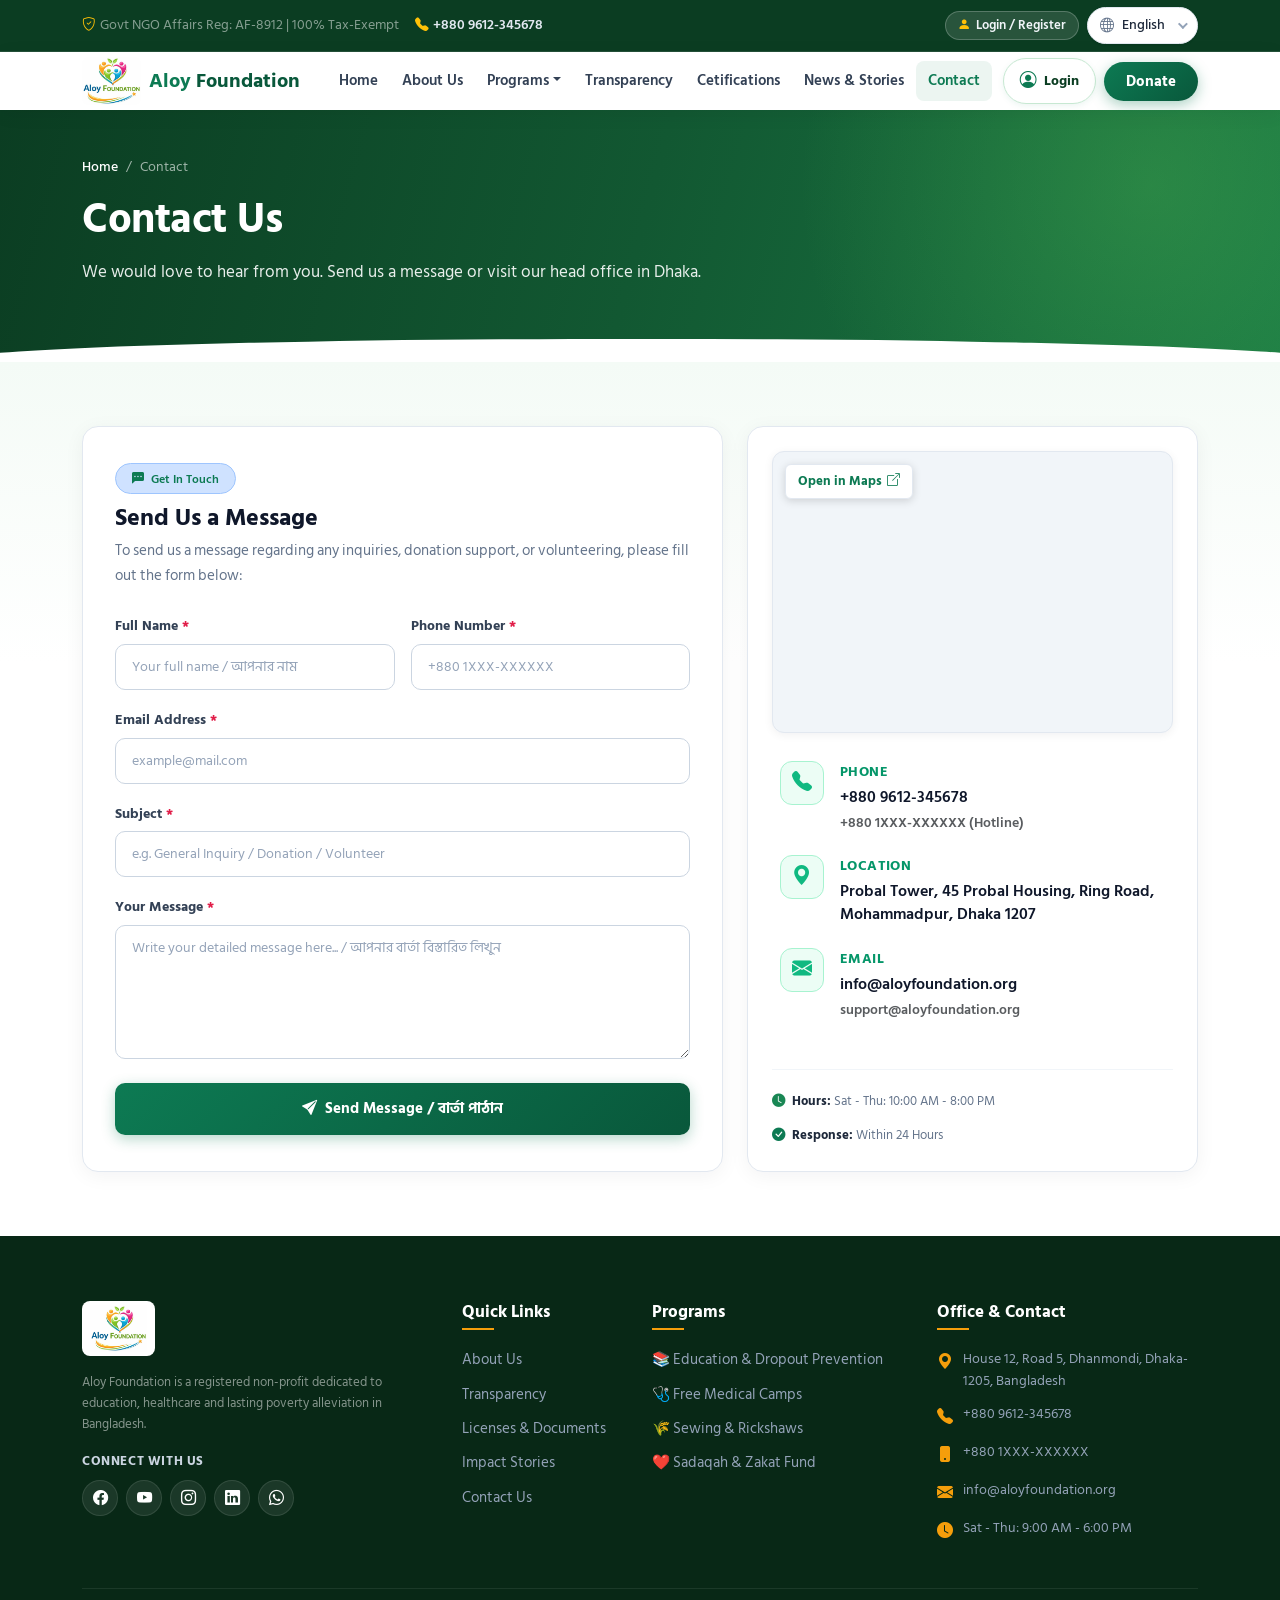
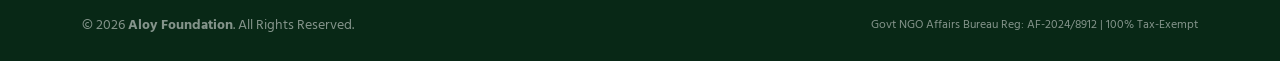
<file: contact.html>
<!doctype html>
<html lang="en">
  <head>
    <meta charset="UTF-8" />
    <meta name="viewport" content="width=device-width, initial-scale=1.0" />
    <title>Contact Us | Aloy Welfare Foundation</title>
    <link rel="icon" type="image/jpeg" href="assets/images/logo.jpg" />
    <link rel="preconnect" href="https://fonts.googleapis.com" />
    <link rel="preconnect" href="https://fonts.gstatic.com" crossorigin />
    <link
      href="https://fonts.googleapis.com/css2?family=Hind+Siliguri:wght@300;400;500;600;700&family=Plus+Jakarta+Sans:wght@300;400;500;600;700;800&display=swap"
      rel="stylesheet"
    />
    <link
      href="https://cdn.jsdelivr.net/npm/bootstrap@5.3.3/dist/css/bootstrap.min.css"
      rel="stylesheet"
    />
    <link
      href="https://cdn.jsdelivr.net/npm/bootstrap-icons@1.11.3/font/bootstrap-icons.min.css"
      rel="stylesheet"
    />
    <link rel="stylesheet" href="assets/css/style.css" />
    <link rel="stylesheet" href="assets/css/pages/contact.css" />
  </head>
  <body class="lang-en">
    <!-- ===== TOP BAR ===== -->
    <div class="top-bar">
      <div
        class="container d-flex flex-wrap justify-content-between align-items-center"
      >
        <div class="d-flex align-items-center gap-3">
          <span class="d-none d-md-inline text-white-50">
            <i class="bi bi-shield-check text-warning me-1"></i>Govt NGO Affairs
            Reg: AF-8912 | 100% Tax-Exempt
          </span>
          <span class="d-flex align-items-center gap-1">
            <i class="bi bi-telephone-fill text-warning"></i>
            <a href="tel:+8809612345678" class="fw-semibold"
              >+880 9612-345678</a
            >
          </span>
        </div>
        <div class="d-flex align-items-center gap-2">
          <a
            href="#donorAuthModal"
            data-bs-toggle="modal"
            class="topbar-donor-link"
          >
            <i class="bi bi-person-fill text-warning"></i>
            <span>Login / Register</span>
          </a>
          <div class="language-switcher-container">
            <div class="language-select-wrapper">
              <span class="language-icon">
                <i class="bi bi-globe"></i>
              </span>
              <select
                id="languageSwitcher"
                class="language-select"
                aria-label="Select Language"
              >
                <option value="en" selected>English</option>
                <option value="bn">বাংলা</option>
                <option value="ar">العربية</option>
                <option value="hi">हिन्दी</option>
              </select>
            </div>
            <div id="google_translate_element"></div>
          </div>
        </div>
      </div>
    </div>

    <!-- ===== NAVBAR ===== -->
    <header class="navbar navbar-expand-lg navbar-main sticky-top">
      <nav class="container">
        <a
          class="navbar-brand d-flex align-items-center gap-2"
          href="index.html"
        >
          <img
            src="assets/images/logo.jpg"
            alt="Aloy Foundation Logo"
            class="rounded"
          />
          <div class="d-flex flex-column">
            <span class="fw-bold fs-5 lh-1" style="color: var(--aloy-blue)">
              Aloy
              <span style="color: var(--aloy-green-dark)">Foundation</span>
            </span>
          </div>
        </a>
        <button
          class="navbar-toggler"
          type="button"
          data-bs-toggle="collapse"
          data-bs-target="#navMain"
        >
          <span class="navbar-toggler-icon"></span>
        </button>
        <div class="collapse navbar-collapse" id="navMain">
          <ul class="navbar-nav mx-auto mb-2 mb-lg-0">
            <li class="nav-item">
              <a class="nav-link active" href="index.html">Home</a>
            </li>
            <li class="nav-item">
              <a class="nav-link" href="about.html">About Us</a>
            </li>
            <li class="nav-item dropdown">
              <a
                class="nav-link dropdown-toggle"
                href="#"
                data-bs-toggle="dropdown"
                >Programs</a
              >
              <ul class="dropdown-menu">
                <li>
                  <a class="dropdown-item fw-bold" href="all_porgrams.html"
                    ><i class="bi bi-grid-fill text-success me-2"></i>All
                    Programs &amp; Projects</a
                  >
                </li>
                <li><hr class="dropdown-divider" /></li>
                <li>
                  <a class="dropdown-item" href="project_details.html"
                    ><i class="bi bi-book-half text-success me-2"></i>Education
                    Program</a
                  >
                </li>
                <li>
                  <a class="dropdown-item" href="healthcare.html"
                    ><i class="bi bi-heart-pulse-fill text-danger me-2"></i
                    >Healthcare Services</a
                  >
                </li>
                <li>
                  <a class="dropdown-item" href="poverty.html"
                    ><i class="bi bi-briefcase-fill text-primary me-2"></i
                    >Poverty Alleviation</a
                  >
                </li>
              </ul>
            </li>
            <li class="nav-item">
              <a class="nav-link" href="transparency.html">Transparency</a>
            </li>
            <li class="nav-item">
              <a class="nav-link" href="documents.html">Cetifications</a>
            </li>
            <li class="nav-item">
              <a class="nav-link" href="stories.html">News & Stories</a>
            </li>
            <li class="nav-item">
              <a class="nav-link" href="contact.html">Contact</a>
            </li>
          </ul>
          <div class="d-flex align-items-center gap-2">
            <button
              type="button"
              class="btn-donor-auth"
              data-bs-toggle="modal"
              data-bs-target="#donorAuthModal"
            >
              <i class="bi bi-person-circle"></i>
              <span>Login</span>
            </button>
            <button
              type="button"
              class="btn-aloy-donate"
              data-bs-toggle="modal"
              data-bs-target="#donationModal"
            >
              <span>Donate</span>
            </button>
          </div>
        </div>
      </nav>
    </header>


    <!-- ===== PAGE HERO ===== -->
    <section class="page-hero">
      <div class="container">
        <div class="page-breadcrumb">
          <a href="index.html">Home</a> <span>/</span> <span>Contact</span>
        </div>
        <h1 class="page-hero-title">Contact Us</h1>
        <p class="page-hero-lead">
          We would love to hear from you. Send us a message or visit our head
          office in Dhaka.
        </p>
      </div>
    </section>

    <!-- ===== MAIN CONTACT SECTION ===== -->
    <section class="py-5 page-contact">
      <div class="container py-3">
        <div class="row g-4 align-items-stretch">
          <!-- LEFT SIDE: CONTACT FORM -->
          <div class="col-lg-7">
            <div class="contact-form-card">
              <div class="contact-form-header">
                <span
                  class="badge bg-primary-subtle text-primary border border-primary-subtle px-3 py-2 rounded-pill fw-semibold small mb-2"
                >
                  <i class="bi bi-chat-left-dots-fill me-1"></i> Get In Touch
                </span>
                <h2 class="contact-form-title">Send Us a Message</h2>
                <p class="contact-form-subtitle">
                  To send us a message regarding any inquiries, donation
                  support, or volunteering, please fill out the form below:
                </p>
              </div>

              <form id="contactForm" novalidate>
                <div class="row g-3">
                  <!-- Name Field -->
                  <div class="col-md-6">
                    <label
                      for="contactName"
                      class="form-label form-label-custom"
                    >
                      Full Name <span>*</span>
                    </label>
                    <div class="input-group">
                      <input
                        type="text"
                        class="form-control contact-input"
                        id="contactName"
                        name="name"
                        placeholder="Your full name / আপনার নাম"
                        required
                      />
                    </div>
                  </div>

                  <!-- Phone Field -->
                  <div class="col-md-6">
                    <label
                      for="contactPhone"
                      class="form-label form-label-custom"
                    >
                      Phone Number <span>*</span>
                    </label>
                    <input
                      type="tel"
                      class="form-control contact-input"
                      id="contactPhone"
                      name="phone"
                      placeholder="+880 1XXX-XXXXXX"
                      required
                    />
                  </div>
                  <!-- Email Field -->
                  <div class="col-md-12">
                    <label
                      for="contactEmail"
                      class="form-label form-label-custom"
                    >
                      Email Address <span>*</span>
                    </label>
                    <input
                      type="email"
                      class="form-control contact-input"
                      id="contactEmail"
                      name="email"
                      placeholder="example@mail.com"
                      required
                    />
                  </div>

                  <!-- Subject Field -->
                  <div class="col-md-12">
                    <label
                      for="contactSubject"
                      class="form-label form-label-custom"
                    >
                      Subject <span>*</span>
                    </label>
                    <input
                      type="text"
                      class="form-control contact-input"
                      id="contactSubject"
                      name="subject"
                      placeholder="e.g. General Inquiry / Donation / Volunteer"
                      required
                    />
                  </div>

                  <!-- Message Box Field -->
                  <div class="col-12">
                    <label
                      for="contactMessage"
                      class="form-label form-label-custom"
                    >
                      Your Message <span>*</span>
                    </label>
                    <textarea
                      class="form-control contact-input"
                      id="contactMessage"
                      name="message"
                      rows="5"
                      placeholder="Write your detailed message here... / আপনার বার্তা বিস্তারিত লিখুন"
                      required
                    ></textarea>
                  </div>

                  <!-- Submit Button -->
                  <div class="col-12 mt-4">
                    <button type="submit" class="btn-contact-submit">
                      <i class="bi bi-send-fill"></i>
                      <span>Send Message / বার্তা পাঠান</span>
                    </button>
                  </div>
                </div>
              </form>
            </div>
          </div>

          <!-- RIGHT SIDE: LOCATION MAP & CONTACT DETAILS -->
          <div class="col-lg-5">
            <div class="contact-info-card">
              <!-- Google Maps Embed -->
              <div class="contact-map-wrapper">
                <a
                  href="https://www.google.com/maps/search/?api=1&query=45%2C%20Probal%20Tower%2C%20Probal%20Housing%2C%20Ring%20Road%2C%20Mohammadpur%2C%20Dhaka%201207"
                  target="_blank"
                  rel="noopener noreferrer"
                  class="map-open-btn"
                >
                  Open in Maps <i class="bi bi-box-arrow-up-right"></i>
                </a>

                <iframe
                  title="Aloy Foundation Office Location Map"
                  src="https://www.google.com/maps?q=45%2C%20Probal%20Tower%2C%20Probal%20Housing%2C%20Ring%20Road%2C%20Mohammadpur%2C%20Dhaka%201207&output=embed"
                  loading="lazy"
                  allowfullscreen
                  referrerpolicy="no-referrer-when-downgrade"
                ></iframe>
              </div>

              <!-- Contact Information List -->
              <div class="contact-details-list">
                <!-- Phone -->
                <div class="contact-detail-item">
                  <div class="contact-icon-box">
                    <i class="bi bi-telephone-fill"></i>
                  </div>
                  <div>
                    <div class="contact-detail-label">Phone</div>
                    <div class="contact-detail-value">
                      <a href="tel:+8809612345678">+880 9612-345678</a>
                      <span class="text-muted d-block small mt-1"
                        >+880 1XXX-XXXXXX (Hotline)</span
                      >
                    </div>
                  </div>
                </div>

                <!-- Location -->
                <div class="contact-detail-item">
                  <div class="contact-icon-box">
                    <i class="bi bi-geo-alt-fill"></i>
                  </div>
                  <div>
                    <div class="contact-detail-label">Location</div>
                    <p class="contact-detail-value">
                      Probal Tower, 45 Probal Housing, Ring Road, Mohammadpur,
                      Dhaka 1207
                    </p>
                  </div>
                </div>

                <!-- Email -->
                <div class="contact-detail-item">
                  <div class="contact-icon-box">
                    <i class="bi bi-envelope-fill"></i>
                  </div>
                  <div>
                    <div class="contact-detail-label">Email</div>
                    <div class="contact-detail-value">
                      <a href="mailto:info@aloyfoundation.org"
                        >info@aloyfoundation.org</a
                      >
                      <span class="text-muted d-block small mt-1"
                        >support@aloyfoundation.org</span
                      >
                    </div>
                  </div>
                </div>
              </div>

              <!-- Bottom Meta / Working Hours -->
              <div class="contact-meta-strip mt-auto">
                <div>
                  <i class="bi bi-clock-fill text-success me-1"></i>
                  <strong>Hours:</strong> Sat - Thu: 10:00 AM - 8:00 PM
                </div>
                <div>
                  <i class="bi bi-check-circle-fill text-primary me-1"></i>
                  <strong>Response:</strong> Within 24 Hours
                </div>
              </div>
            </div>
          </div>
        </div>
      </div>
    </section>

    <!-- ===== FOOTER ===== -->
    <footer class="footer-main">
      <div class="container">
        <div class="row g-4">
          <!-- Col 1: Brand & Social -->
          <div class="col-lg-4 col-md-6">
            <div class="footer-logo">
              <img src="assets/images/logo.jpg" alt="Aloy Foundation" />
            </div>
            <p class="small text-white-50 pe-lg-3">
              Aloy Foundation is a registered non-profit dedicated to education,
              healthcare and lasting poverty alleviation in Bangladesh.
            </p>
            <div class="footer-social-wrap mt-3">
              <span class="footer-social-title">Connect With Us</span>
              <div class="social-links mt-2">
                <a
                  href="https://facebook.com"
                  target="_blank"
                  rel="noopener"
                  class="social-fb"
                  title="Facebook"
                  ><i class="bi bi-facebook"></i
                ></a>
                <a
                  href="https://youtube.com"
                  target="_blank"
                  rel="noopener"
                  class="social-yt"
                  title="YouTube"
                  ><i class="bi bi-youtube"></i
                ></a>
                <a
                  href="https://instagram.com"
                  target="_blank"
                  rel="noopener"
                  class="social-ig"
                  title="Instagram"
                  ><i class="bi bi-instagram"></i
                ></a>
                <a
                  href="https://linkedin.com"
                  target="_blank"
                  rel="noopener"
                  class="social-li"
                  title="LinkedIn"
                  ><i class="bi bi-linkedin"></i
                ></a>
                <a
                  href="https://wa.me/8801XXXXXXXXX"
                  target="_blank"
                  rel="noopener"
                  class="social-wa"
                  title="WhatsApp"
                  ><i class="bi bi-whatsapp"></i
                ></a>
              </div>
            </div>
          </div>

          <!-- Col 2: Quick Links -->
          <div class="col-6 col-lg-2 col-md-3">
            <h5 class="footer-heading">Quick Links</h5>
            <ul class="footer-links">
              <li><a href="about.html">About Us</a></li>
              <li><a href="transparency.html">Transparency</a></li>
              <li><a href="documents.html">Licenses &amp; Documents</a></li>
              <li><a href="stories.html">Impact Stories</a></li>
              <li><a href="contact.html">Contact Us</a></li>
            </ul>
          </div>

          <!-- Col 3: Programs -->
          <div class="col-6 col-lg-3 col-md-3">
            <h5 class="footer-heading">Programs</h5>
            <ul class="footer-links">
              <li>
                <a href="education.html"
                  >📚 Education &amp; Dropout Prevention</a
                >
              </li>
              <li><a href="healthcare.html">🩺 Free Medical Camps</a></li>
              <li>
                <a href="poverty.html">🌾 Sewing &amp; Rickshaws</a>
              </li>
              <li>
                <a href="index.html#other-ways-to-donate"
                  >❤️ Sadaqah &amp; Zakat Fund</a
                >
              </li>
            </ul>
          </div>

          <!-- Col 4: Contact & Office Address -->
          <div class="col-lg-3 col-md-6">
            <h5 class="footer-heading">Office &amp; Contact</h5>
            <ul class="footer-contact-list">
              <li>
                <i class="bi bi-geo-alt-fill"></i>
                <span>House 12, Road 5, Dhanmondi, Dhaka-1205, Bangladesh</span>
              </li>
              <li>
                <i class="bi bi-telephone-fill"></i>
                <a href="tel:+8809612345678">+880 9612-345678</a>
              </li>
              <li>
                <i class="bi bi-phone-fill"></i>
                <a href="tel:+8801XXXXXXXXX">+880 1XXX-XXXXXX</a>
              </li>
              <li>
                <i class="bi bi-envelope-fill"></i>
                <a href="mailto:info@aloyfoundation.org"
                  >info@aloyfoundation.org</a
                >
              </li>
              <li>
                <i class="bi bi-clock-fill"></i>
                <span>Sat - Thu: 9:00 AM - 6:00 PM</span>
              </li>
            </ul>
          </div>
        </div>

        <div
          class="footer-bottom d-flex flex-wrap justify-content-between align-items-center text-white-50 gap-2"
        >
          <div>
            © 2026 <strong>Aloy Foundation</strong>. All Rights Reserved.
          </div>
          <div class="small">
            Govt NGO Affairs Bureau Reg: AF-2024/8912 | 100% Tax-Exempt
          </div>
        </div>
      </div>
    </footer>

    <!-- ===== DONATION MODAL ===== -->
    <div class="modal fade" id="donationModal" tabindex="-1" aria-hidden="true">
      <div class="modal-dialog modal-dialog-centered modal-lg">
        <div class="modal-content">
          <div class="modal-header border-0 pb-0">
            <div class="d-flex align-items-center gap-2">
              <img src="assets/images/logo.jpg" alt="" style="height: 38px" />
              <h5 class="modal-title fw-bold">Online Donation Portal</h5>
            </div>
            <button
              type="button"
              class="btn-close"
              data-bs-dismiss="modal"
            ></button>
          </div>
          <div class="modal-body p-4">
            <div id="donationFormStep">
              <div class="row g-3 mb-3">
                <div class="col-md-6">
                  <label class="form-label small fw-bold">Donation Cause</label>
                  <select id="modalCauseSelect" class="form-select">
                    <option value="education">
                      📚 Child Education &amp; School Feeding
                    </option>
                    <option value="healthcare">
                      🩺 Free Healthcare &amp; Medicine
                    </option>
                    <option value="poverty">
                      🌾 Livelihood &amp; Self-Reliance
                    </option>
                    <option value="general">
                      🌐 General Humanitarian Fund
                    </option>
                  </select>
                </div>
                <div class="col-md-6">
                  <label class="form-label small fw-bold"
                    >Donation Amount</label
                  >
                  <div class="input-group">
                    <span
                      class="input-group-text fw-bold bg-light"
                      id="modalCurrencySymbol"
                      >৳</span
                    >
                    <input
                      type="number"
                      id="modalDonationAmount"
                      class="form-control"
                      value="1000"
                      min="10"
                    />
                  </div>
                </div>
              </div>
              <div class="row g-3 mb-3">
                <div class="col-md-6">
                  <input
                    type="text"
                    id="donorFullName"
                    class="form-control form-control-sm"
                    placeholder="Full name"
                  />
                </div>
                <div class="col-md-6">
                  <input
                    type="tel"
                    id="donorPhone"
                    class="form-control form-control-sm"
                    placeholder="Phone number"
                  />
                </div>
              </div>
              <div class="row g-2 mb-3">
                <div class="col-4 col-md-2">
                  <div class="payment-method-card active" data-method="bkash">
                    <img
                      src="assets/images/mfs/bkash.png"
                      alt="bKash"
                      style="
                        height: 20px;
                        width: 20px;
                        object-fit: contain;
                        margin-bottom: 2px;
                      "
                      class="mx-auto d-block"
                    />
                    <span class="fw-bold d-block">bKash</span>
                  </div>
                </div>
                <div class="col-4 col-md-2">
                  <div class="payment-method-card" data-method="nagad">
                    <img
                      src="assets/images/mfs/nagad.png"
                      alt="Nagad"
                      style="
                        height: 20px;
                        width: 20px;
                        object-fit: contain;
                        margin-bottom: 2px;
                      "
                      class="mx-auto d-block"
                    />
                    <span class="fw-bold d-block">Nagad</span>
                  </div>
                </div>
                <div class="col-4 col-md-2">
                  <div class="payment-method-card" data-method="rocket">
                    <img
                      src="assets/images/mfs/rocket.png"
                      alt="Rocket"
                      style="
                        height: 20px;
                        width: 20px;
                        object-fit: contain;
                        margin-bottom: 2px;
                      "
                      class="mx-auto d-block"
                    />
                    <span class="fw-bold d-block">Rocket</span>
                  </div>
                </div>
                <div class="col-4 col-md-2">
                  <div class="payment-method-card" data-method="cards">
                    <span class="fw-bold d-block">Cards</span>
                  </div>
                </div>
                <div class="col-4 col-md-2">
                  <div class="payment-method-card" data-method="stripe">
                    <span class="fw-bold d-block">Stripe</span>
                  </div>
                </div>
                <div class="col-4 col-md-2">
                  <div class="payment-method-card" data-method="paypal">
                    <span class="fw-bold d-block">PayPal</span>
                  </div>
                </div>
              </div>
              <div
                id="bkashInstructions"
                class="p-3 bg-light rounded-3 border small mb-3"
              >
                Merchant number: <strong>01700-000000</strong> (Make Payment).
                Write your name as reference.
              </div>
              <div
                id="cardInstructions"
                class="p-3 bg-light rounded-3 border small mb-3 d-none"
              >
                You can give by card or PayPal through a secure gateway.
              </div>
              <button
                type="button"
                id="btnSubmitDonation"
                class="btn-aloy-donate w-100 py-3 justify-content-center"
              >
                Confirm Donation &amp; Generate Receipt
              </button>
            </div>
            <div id="donationReceiptStep" class="d-none text-center py-4">
              <i
                class="bi bi-check-circle-fill text-success"
                style="font-size: 3.5rem"
              ></i>
              <h4 class="fw-bold mt-2">Thank you for your generosity!</h4>
              <div
                class="card p-3 bg-light text-start mx-auto my-3"
                style="max-width: 450px"
              >
                <div class="d-flex justify-content-between mb-2">
                  <span class="text-muted small">Receipt No</span
                  ><strong id="receiptTxnId"></strong>
                </div>
                <div class="d-flex justify-content-between mb-2">
                  <span class="text-muted small">Donor</span
                  ><strong id="receiptDonorName"></strong>
                </div>
                <div class="d-flex justify-content-between mb-2">
                  <span class="text-muted small">Cause</span
                  ><strong id="receiptCause"></strong>
                </div>
                <div class="d-flex justify-content-between mb-2">
                  <span class="text-muted small">Amount</span
                  ><strong id="receiptAmount"></strong>
                </div>
                <div class="d-flex justify-content-between">
                  <span class="text-muted small">Date</span
                  ><span id="receiptDate"></span>
                </div>
              </div>
              <button
                class="btn btn-outline-secondary btn-sm me-2"
                onclick="window.print()"
              >
                Print Receipt
              </button>
              <button class="btn btn-primary btn-sm" data-bs-dismiss="modal">
                Done
              </button>
            </div>
          </div>
        </div>
      </div>
    </div>

    <!-- Scripts -->
    <script src="https://cdn.jsdelivr.net/npm/bootstrap@5.3.3/dist/js/bootstrap.bundle.min.js"></script>
    <script src="assets/js/main.js"></script>
    <script src="https://code.jquery.com/jquery-3.7.1.min.js"></script>

    <!-- Contact Form Handler -->
    <script>
      document.addEventListener("DOMContentLoaded", function () {
        const contactForm = document.getElementById("contactForm");
        if (contactForm) {
          contactForm.addEventListener("submit", function (e) {
            e.preventDefault();
            const name = document.getElementById("contactName").value.trim();
            if (!name) return;

            alert(
              "ধন্যবাদ " +
                name +
                "! আপনার বার্তাটি সফলভাবে আলোয় ফাউন্ডেশনে পাঠানো হয়েছে। আমাদের প্রতিনিধি শীঘ্রই আপনার সাথে যোগাযোগ করবেন।",
            );
            contactForm.reset();
          });
        }
      });
    </script>

    <!-- Google Translate Script -->
    <script>
      function googleTranslateElementInit() {
        new google.translate.TranslateElement(
          {
            pageLanguage: "en",
            includedLanguages: "en,bn,ar,hi",
            autoDisplay: false,
          },
          "google_translate_element",
        );
      }

      function setGoogleTranslateCookie(lang) {
        const host = window.location.hostname;
        const domain = host.replace(/^www\./, "");

        if (lang === "en") {
          document.cookie =
            "googtrans=; expires=Thu, 01 Jan 1970 00:00:00 UTC; path=/;";
          document.cookie =
            "googtrans=; expires=Thu, 01 Jan 1970 00:00:00 UTC; path=/; domain=" +
            host +
            ";";
          if (domain !== host) {
            document.cookie =
              "googtrans=; expires=Thu, 01 Jan 1970 00:00:00 UTC; path=/; domain=." +
              domain +
              ";";
          }
        } else {
          document.cookie = "googtrans=/en/" + lang + "; path=/;";
          document.cookie =
            "googtrans=/en/" + lang + "; domain=" + host + "; path=/;";
          if (domain !== host) {
            document.cookie =
              "googtrans=/en/" + lang + "; domain=." + domain + "; path=/;";
          }
        }
      }

      document.addEventListener("DOMContentLoaded", function () {
        const languageSwitcher = document.getElementById("languageSwitcher");
        if (!languageSwitcher) return;

        const match = document.cookie.match(/googtrans=\/en\/([a-z]{2})/i);
        if (match && match[1]) {
          languageSwitcher.value = match[1];
        }

        languageSwitcher.addEventListener("change", function () {
          const selectedLang = this.value;
          setGoogleTranslateCookie(selectedLang);

          let attempts = 0;
          const interval = setInterval(function () {
            const googleSelect = document.querySelector(".goog-te-combo");
            attempts++;

            if (googleSelect) {
              clearInterval(interval);
              googleSelect.value = selectedLang;
              googleSelect.dispatchEvent(
                new Event("change", { bubbles: true }),
              );
            }

            if (attempts >= 25) {
              clearInterval(interval);
              window.location.reload();
            }
          }, 100);
        });
      });

      const cleanGoogleTranslateBanner = () => {
        document
          .querySelectorAll(
            ".goog-te-banner-frame, iframe.goog-te-banner-frame, .goog-te-banner-frame.skiptranslate, iframe[id^=':'][id$='.container']",
          )
          .forEach(function (el) {
            el.style.setProperty("display", "none", "important");
            el.style.setProperty("visibility", "hidden", "important");
          });

        if (
          document.body &&
          document.body.style.top !== "0px" &&
          document.body.style.top !== ""
        ) {
          document.body.style.setProperty("top", "0px", "important");
        }
      };

      const toolbarObserver = new MutationObserver(cleanGoogleTranslateBanner);

      document.addEventListener("DOMContentLoaded", function () {
        toolbarObserver.observe(document.documentElement, {
          childList: true,
          subtree: true,
          attributes: true,
          attributeFilter: ["style", "class"],
        });
      });

      setInterval(function () {
        if (
          document.body &&
          document.body.style.top !== "0px" &&
          document.body.style.top !== ""
        ) {
          document.body.style.top = "0px";
        }
      }, 200);
    </script>
    <script src="https://translate.google.com/translate_a/element.js?cb=googleTranslateElementInit"></script>
  </body>
</html>
</file>
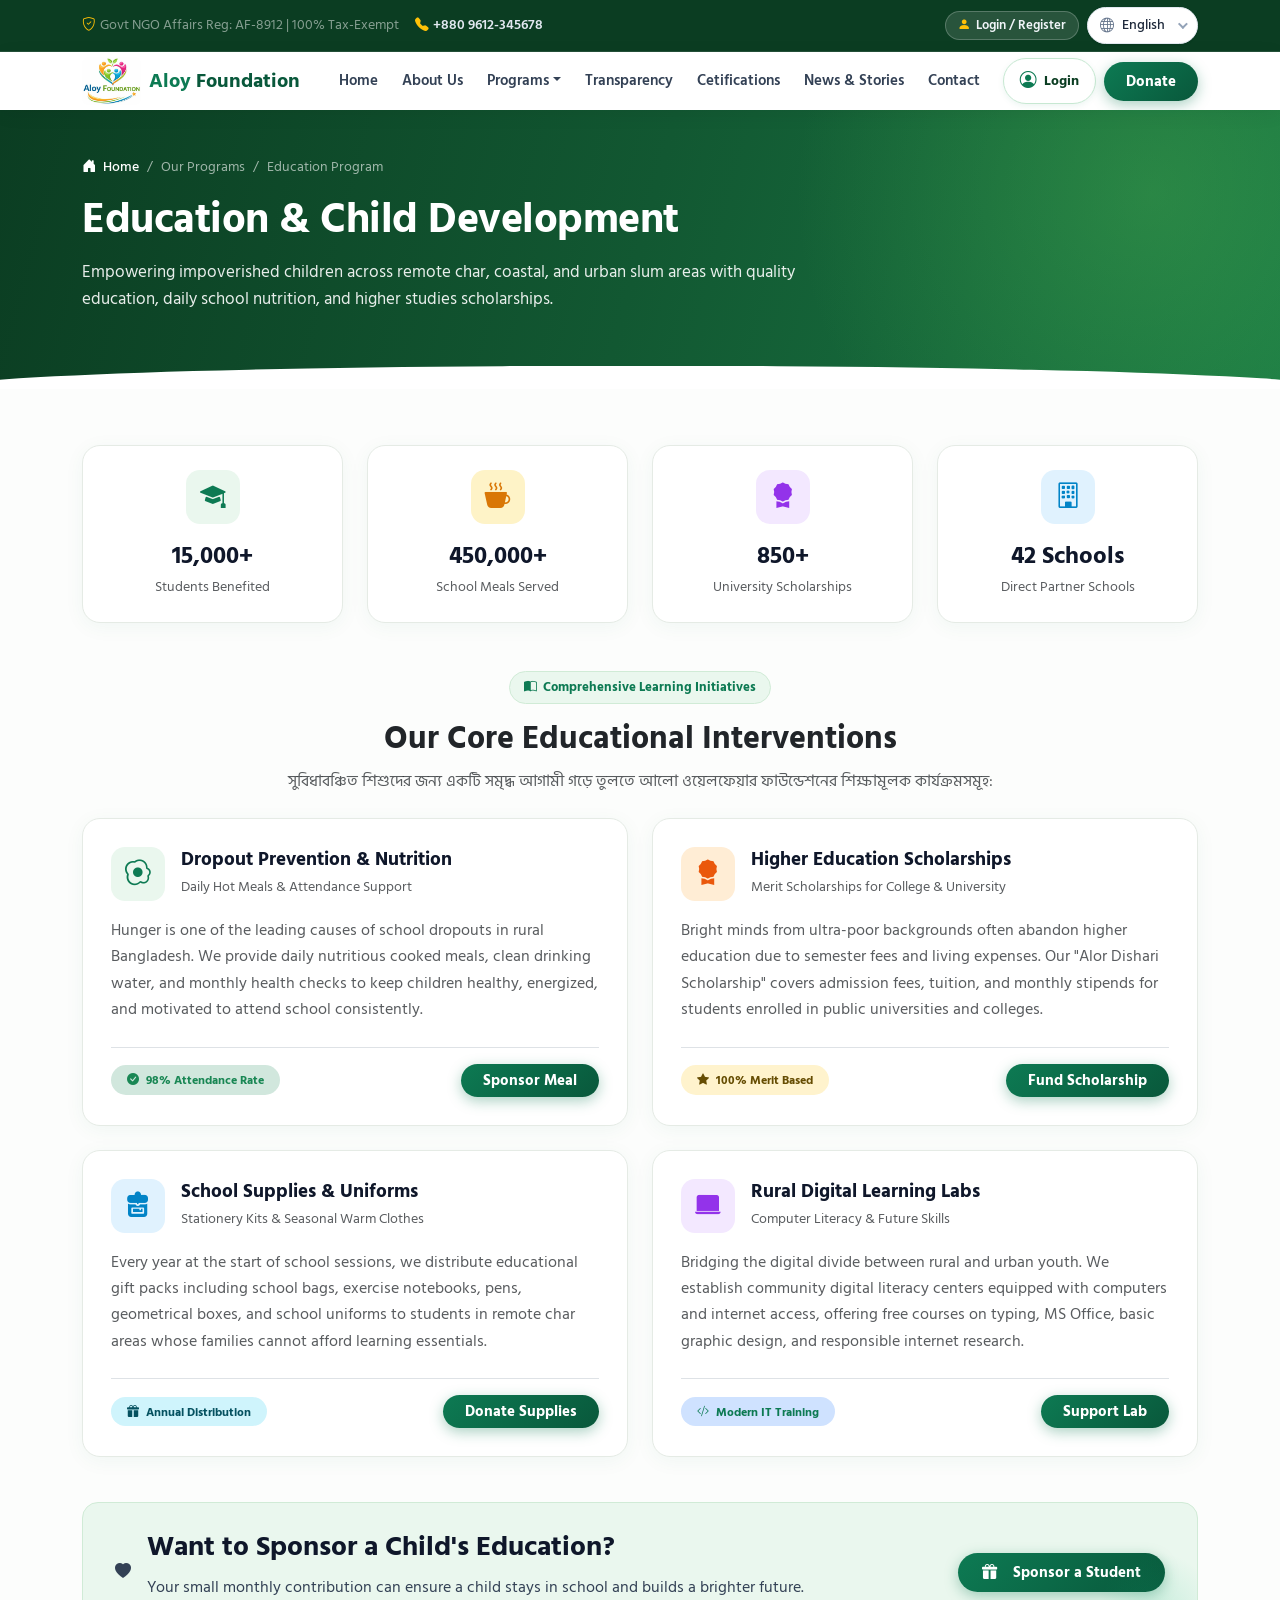
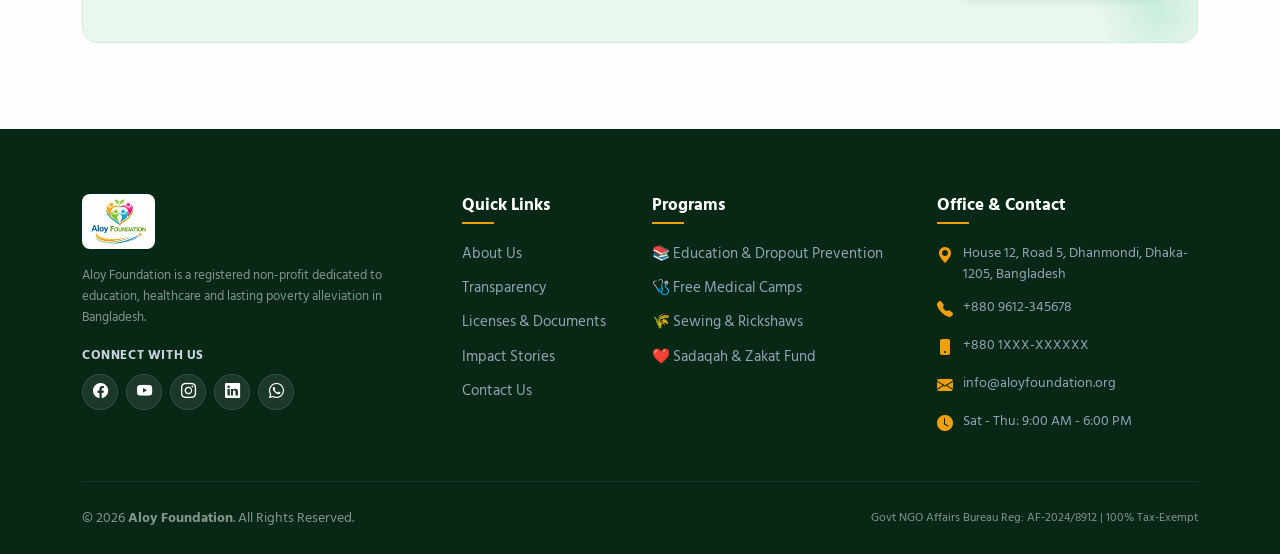
<file: education.html>
<!doctype html>
<html lang="en">
  <head>
    <meta charset="UTF-8" />
    <meta name="viewport" content="width=device-width, initial-scale=1.0" />
    <title>Education Program | Aloy Foundation</title>
    <link rel="icon" type="image/jpeg" href="assets/images/logo.jpg" />
    <link rel="preconnect" href="https://fonts.googleapis.com" />
    <link rel="preconnect" href="https://fonts.gstatic.com" crossorigin />
    <link
      href="https://fonts.googleapis.com/css2?family=Hind+Siliguri:wght@300;400;500;600;700&family=Plus+Jakarta+Sans:wght@300;400;500;600;700;800&display=swap"
      rel="stylesheet"
    />
    <link
      href="https://cdn.jsdelivr.net/npm/bootstrap@5.3.3/dist/css/bootstrap.min.css"
      rel="stylesheet"
    />
    <link
      href="https://cdn.jsdelivr.net/npm/bootstrap-icons@1.11.3/font/bootstrap-icons.min.css"
      rel="stylesheet"
    />
    <link rel="stylesheet" href="assets/css/style.css" />
    <link rel="stylesheet" href="assets/css/pages/education.css" />
  </head>
  <body class="lang-en">
    <!-- ===== TOP BAR  ===== -->
    <!-- ===== TOP BAR ===== -->
    <div class="top-bar">
      <div
        class="container d-flex flex-wrap justify-content-between align-items-center"
      >
        <div class="d-flex align-items-center gap-3">
          <span class="d-none d-md-inline text-white-50">
            <i class="bi bi-shield-check text-warning me-1"></i>Govt NGO Affairs
            Reg: AF-8912 | 100% Tax-Exempt
          </span>
          <span class="d-flex align-items-center gap-1">
            <i class="bi bi-telephone-fill text-warning"></i>
            <a href="tel:+8809612345678" class="fw-semibold"
              >+880 9612-345678</a
            >
          </span>
        </div>
        <div class="d-flex align-items-center gap-2">
          <a
            href="#donorAuthModal"
            data-bs-toggle="modal"
            class="topbar-donor-link"
          >
            <i class="bi bi-person-fill text-warning"></i>
            <span>Login / Register</span>
          </a>
          <div class="language-switcher-container">
            <div class="language-select-wrapper">
              <span class="language-icon">
                <i class="bi bi-globe"></i>
              </span>
              <select
                id="languageSwitcher"
                class="language-select"
                aria-label="Select Language"
              >
                <option value="en" selected>English</option>
                <option value="bn">বাংলা</option>
                <option value="ar">العربية</option>
                <option value="hi">हिन्दी</option>
              </select>
            </div>
            <div id="google_translate_element"></div>
          </div>
        </div>
      </div>
    </div>

    <!-- ===== NAVBAR ===== -->
    <header class="navbar navbar-expand-lg navbar-main sticky-top">
      <nav class="container">
        <a
          class="navbar-brand d-flex align-items-center gap-2"
          href="index.html"
        >
          <img
            src="assets/images/logo.jpg"
            alt="Aloy Foundation Logo"
            class="rounded"
          />
          <div class="d-flex flex-column">
            <span class="fw-bold fs-5 lh-1" style="color: var(--aloy-blue)">
              Aloy
              <span style="color: var(--aloy-green-dark)">Foundation</span>
            </span>
          </div>
        </a>
        <button
          class="navbar-toggler"
          type="button"
          data-bs-toggle="collapse"
          data-bs-target="#navMain"
        >
          <span class="navbar-toggler-icon"></span>
        </button>
        <div class="collapse navbar-collapse" id="navMain">
          <ul class="navbar-nav mx-auto mb-2 mb-lg-0">
            <li class="nav-item">
              <a class="nav-link active" href="index.html">Home</a>
            </li>
            <li class="nav-item">
              <a class="nav-link" href="about.html">About Us</a>
            </li>
            <li class="nav-item dropdown">
              <a
                class="nav-link dropdown-toggle"
                href="#"
                data-bs-toggle="dropdown"
                >Programs</a
              >
              <ul class="dropdown-menu">
                <li>
                  <a class="dropdown-item fw-bold" href="all_porgrams.html"
                    ><i class="bi bi-grid-fill text-success me-2"></i>All
                    Programs &amp; Projects</a
                  >
                </li>
                <li><hr class="dropdown-divider" /></li>
                <li>
                  <a class="dropdown-item" href="project_details.html"
                    ><i class="bi bi-book-half text-success me-2"></i>Education
                    Program</a
                  >
                </li>
                <li>
                  <a class="dropdown-item" href="healthcare.html"
                    ><i class="bi bi-heart-pulse-fill text-danger me-2"></i
                    >Healthcare Services</a
                  >
                </li>
                <li>
                  <a class="dropdown-item" href="poverty.html"
                    ><i class="bi bi-briefcase-fill text-primary me-2"></i
                    >Poverty Alleviation</a
                  >
                </li>
              </ul>
            </li>
            <li class="nav-item">
              <a class="nav-link" href="transparency.html">Transparency</a>
            </li>
            <li class="nav-item">
              <a class="nav-link" href="documents.html">Cetifications</a>
            </li>
            <li class="nav-item">
              <a class="nav-link" href="stories.html">News & Stories</a>
            </li>
            <li class="nav-item">
              <a class="nav-link" href="contact.html">Contact</a>
            </li>
          </ul>
          <div class="d-flex align-items-center gap-2">
            <button
              type="button"
              class="btn-donor-auth"
              data-bs-toggle="modal"
              data-bs-target="#donorAuthModal"
            >
              <i class="bi bi-person-circle"></i>
              <span>Login</span>
            </button>
            <button
              type="button"
              class="btn-aloy-donate"
              data-bs-toggle="modal"
              data-bs-target="#donationModal"
            >
              <span>Donate</span>
            </button>
          </div>
        </div>
      </nav>
    </header>


    <!-- ===== PAGE HERO ===== -->
    <section class="page-hero">
      <div class="container">
        <div class="page-breadcrumb">
          <a href="index.html"><i class="bi bi-house-door-fill me-1"></i> Home</a> <span>/</span> <span>Our Programs</span> <span>/</span> <span>Education Program</span>
        </div>
        <h1 class="page-hero-title">Education &amp; Child Development</h1>
        <p class="page-hero-lead">
          Empowering impoverished children across remote char, coastal, and urban slum areas with quality education, daily school nutrition, and higher studies scholarships.
        </p>
      </div>
    </section>

    <!-- ===== MAIN CONTENT SECTION ===== -->
    <section class="py-5 page-education" style="background-color: #fcfdfc; min-height: 500px;">
      <div class="container py-2">
        <!-- Impact Metrics Ribbon -->
        <div class="row g-4 mb-5">
          <div class="col-lg-3 col-sm-6">
            <div class="theme-card text-center p-4">
              <div class="theme-icon-wrap mx-auto">
                <i class="bi bi-mortarboard-fill"></i>
              </div>
              <h4 class="fw-bold mb-1">15,000+</h4>
              <p class="text-muted small mb-0">Students Benefited</p>
            </div>
          </div>
          <div class="col-lg-3 col-sm-6">
            <div class="theme-card text-center p-4">
              <div class="theme-icon-wrap mx-auto" style="background: #fef3c7; color: #d97706;">
                <i class="bi bi-cup-hot-fill"></i>
              </div>
              <h4 class="fw-bold mb-1">450,000+</h4>
              <p class="text-muted small mb-0">School Meals Served</p>
            </div>
          </div>
          <div class="col-lg-3 col-sm-6">
            <div class="theme-card text-center p-4">
              <div class="theme-icon-wrap mx-auto" style="background: #f3e8ff; color: #9333ea;">
                <i class="bi bi-award-fill"></i>
              </div>
              <h4 class="fw-bold mb-1">850+</h4>
              <p class="text-muted small mb-0">University Scholarships</p>
            </div>
          </div>
          <div class="col-lg-3 col-sm-6">
            <div class="theme-card text-center p-4">
              <div class="theme-icon-wrap mx-auto" style="background: #e0f2fe; color: #0284c7;">
                <i class="bi bi-building"></i>
              </div>
              <h4 class="fw-bold mb-1">42 Schools</h4>
              <p class="text-muted small mb-0">Direct Partner Schools</p>
            </div>
          </div>
        </div>

        <!-- Section Title -->
        <div class="text-center max-w-700 mx-auto mb-4">
          <span class="theme-badge">
            <i class="bi bi-book-half"></i> Comprehensive Learning Initiatives
          </span>
          <h2 class="fw-bold text-dark">Our Core Educational Interventions</h2>
          <p class="text-muted">
            সুবিধাবঞ্চিত শিশুদের জন্য একটি সমৃদ্ধ আগামী গড়ে তুলতে আলো ওয়েলফেয়ার ফাউন্ডেশনের শিক্ষামূলক কার্যক্রমসমূহ:
          </p>
        </div>

        <!-- Key Programs Grid -->
        <div class="row g-4">
          <!-- Card 1 -->
          <div class="col-md-6">
            <div class="theme-card">
              <div class="d-flex align-items-center gap-3 mb-3">
                <div class="theme-icon-wrap mb-0">
                  <i class="bi bi-egg-fried"></i>
                </div>
                <div>
                  <h4 class="fw-bold mb-0" style="font-size: 1.2rem;">Dropout Prevention &amp; Nutrition</h4>
                  <span class="text-muted" style="font-size: 0.85rem;">Daily Hot Meals &amp; Attendance Support</span>
                </div>
              </div>
              <p class="text-muted mb-4">
                Hunger is one of the leading causes of school dropouts in rural Bangladesh. We provide daily nutritious cooked meals, clean drinking water, and monthly health checks to keep children healthy, energized, and motivated to attend school consistently.
              </p>
              <div class="mt-auto d-flex justify-content-between align-items-center pt-3 border-top">
                <span class="badge bg-success-subtle text-success fw-bold px-3 py-2 rounded-pill">
                  <i class="bi bi-check-circle-fill me-1"></i> 98% Attendance Rate
                </span>
                <button type="button" class="btn btn-aloy-primary" data-bs-toggle="modal" data-bs-target="#donationModal">
                  Sponsor Meal
                </button>
              </div>
            </div>
          </div>

          <!-- Card 2 -->
          <div class="col-md-6">
            <div class="theme-card">
              <div class="d-flex align-items-center gap-3 mb-3">
                <div class="theme-icon-wrap mb-0" style="background: #ffedd5; color: #ea580c;">
                  <i class="bi bi-award-fill"></i>
                </div>
                <div>
                  <h4 class="fw-bold mb-0" style="font-size: 1.2rem;">Higher Education Scholarships</h4>
                  <span class="text-muted" style="font-size: 0.85rem;">Merit Scholarships for College &amp; University</span>
                </div>
              </div>
              <p class="text-muted mb-4">
                Bright minds from ultra-poor backgrounds often abandon higher education due to semester fees and living expenses. Our "Alor Dishari Scholarship" covers admission fees, tuition, and monthly stipends for students enrolled in public universities and colleges.
              </p>
              <div class="mt-auto d-flex justify-content-between align-items-center pt-3 border-top">
                <span class="badge bg-warning-subtle text-warning-emphasis fw-bold px-3 py-2 rounded-pill">
                  <i class="bi bi-star-fill me-1"></i> 100% Merit Based
                </span>
                <button type="button" class="btn btn-aloy-primary" data-bs-toggle="modal" data-bs-target="#donationModal">
                  Fund Scholarship
                </button>
              </div>
            </div>
          </div>

          <!-- Card 3 -->
          <div class="col-md-6">
            <div class="theme-card">
              <div class="d-flex align-items-center gap-3 mb-3">
                <div class="theme-icon-wrap mb-0" style="background: #e0f2fe; color: #0284c7;">
                  <i class="bi bi-backpack4-fill"></i>
                </div>
                <div>
                  <h4 class="fw-bold mb-0" style="font-size: 1.2rem;">School Supplies &amp; Uniforms</h4>
                  <span class="text-muted" style="font-size: 0.85rem;">Stationery Kits &amp; Seasonal Warm Clothes</span>
                </div>
              </div>
              <p class="text-muted mb-4">
                Every year at the start of school sessions, we distribute educational gift packs including school bags, exercise notebooks, pens, geometrical boxes, and school uniforms to students in remote char areas whose families cannot afford learning essentials.
              </p>
              <div class="mt-auto d-flex justify-content-between align-items-center pt-3 border-top">
                <span class="badge bg-info-subtle text-info-emphasis fw-bold px-3 py-2 rounded-pill">
                  <i class="bi bi-gift-fill me-1"></i> Annual Distribution
                </span>
                <button type="button" class="btn btn-aloy-primary" data-bs-toggle="modal" data-bs-target="#donationModal">
                  Donate Supplies
                </button>
              </div>
            </div>
          </div>

          <!-- Card 4 -->
          <div class="col-md-6">
            <div class="theme-card">
              <div class="d-flex align-items-center gap-3 mb-3">
                <div class="theme-icon-wrap mb-0" style="background: #f3e8ff; color: #9333ea;">
                  <i class="bi bi-laptop-fill"></i>
                </div>
                <div>
                  <h4 class="fw-bold mb-0" style="font-size: 1.2rem;">Rural Digital Learning Labs</h4>
                  <span class="text-muted" style="font-size: 0.85rem;">Computer Literacy &amp; Future Skills</span>
                </div>
              </div>
              <p class="text-muted mb-4">
                Bridging the digital divide between rural and urban youth. We establish community digital literacy centers equipped with computers and internet access, offering free courses on typing, MS Office, basic graphic design, and responsible internet research.
              </p>
              <div class="mt-auto d-flex justify-content-between align-items-center pt-3 border-top">
                <span class="badge bg-primary-subtle text-primary fw-bold px-3 py-2 rounded-pill">
                  <i class="bi bi-code-slash me-1"></i> Modern IT Training
                </span>
                <button type="button" class="btn btn-aloy-primary" data-bs-toggle="modal" data-bs-target="#donationModal">
                  Support Lab
                </button>
              </div>
            </div>
          </div>
        </div>

        <!-- Bottom CTA Banner Matching documents.html -->
        <div class="theme-contact-banner">
          <div class="d-flex align-items-center gap-3">
            <div class="banner-icon-box">
              <i class="bi bi-heart-fill"></i>
            </div>
            <div>
              <h3 class="banner-title">Want to Sponsor a Child's Education?</h3>
              <p class="banner-subtitle">
                Your small monthly contribution can ensure a child stays in school and builds a brighter future.
              </p>
            </div>
          </div>
          <div>
            <button type="button" class="btn btn-aloy-primary" data-bs-toggle="modal" data-bs-target="#donationModal" style="padding: 10px 24px; font-size: 0.95rem;">
              <i class="bi bi-gift-fill me-2"></i> Sponsor a Student
            </button>
          </div>
        </div>
      </div>
    </section>

    <!-- ===== FOOTER ===== -->
    <footer class="footer-main">
      <div class="container">
        <div class="row g-4">
          <!-- Col 1: Brand & Social -->
          <div class="col-lg-4 col-md-6">
            <div class="footer-logo">
              <img src="assets/images/logo.jpg" alt="Aloy Foundation" />
            </div>
            <p class="small text-white-50 pe-lg-3">
              Aloy Foundation is a registered non-profit dedicated to education,
              healthcare and lasting poverty alleviation in Bangladesh.
            </p>
            <div class="footer-social-wrap mt-3">
              <span class="footer-social-title">Connect With Us</span>
              <div class="social-links mt-2">
                <a
                  href="https://facebook.com"
                  target="_blank"
                  rel="noopener"
                  class="social-fb"
                  title="Facebook"
                  ><i class="bi bi-facebook"></i
                ></a>
                <a
                  href="https://youtube.com"
                  target="_blank"
                  rel="noopener"
                  class="social-yt"
                  title="YouTube"
                  ><i class="bi bi-youtube"></i
                ></a>
                <a
                  href="https://instagram.com"
                  target="_blank"
                  rel="noopener"
                  class="social-ig"
                  title="Instagram"
                  ><i class="bi bi-instagram"></i
                ></a>
                <a
                  href="https://linkedin.com"
                  target="_blank"
                  rel="noopener"
                  class="social-li"
                  title="LinkedIn"
                  ><i class="bi bi-linkedin"></i
                ></a>
                <a
                  href="https://wa.me/8801XXXXXXXXX"
                  target="_blank"
                  rel="noopener"
                  class="social-wa"
                  title="WhatsApp"
                  ><i class="bi bi-whatsapp"></i
                ></a>
              </div>
            </div>
          </div>

          <!-- Col 2: Quick Links -->
          <div class="col-6 col-lg-2 col-md-3">
            <h5 class="footer-heading">Quick Links</h5>
            <ul class="footer-links">
              <li><a href="about.html">About Us</a></li>
              <li><a href="transparency.html">Transparency</a></li>
              <li><a href="documents.html">Licenses &amp; Documents</a></li>
              <li><a href="stories.html">Impact Stories</a></li>
              <li><a href="contact.html">Contact Us</a></li>
            </ul>
          </div>

          <!-- Col 3: Programs -->
          <div class="col-6 col-lg-3 col-md-3">
            <h5 class="footer-heading">Programs</h5>
            <ul class="footer-links">
              <li>
                <a href="education.html"
                  >📚 Education &amp; Dropout Prevention</a
                >
              </li>
              <li><a href="healthcare.html">🩺 Free Medical Camps</a></li>
              <li>
                <a href="poverty.html">🌾 Sewing &amp; Rickshaws</a>
              </li>
              <li>
                <a href="index.html#other-ways-to-donate"
                  >❤️ Sadaqah &amp; Zakat Fund</a
                >
              </li>
            </ul>
          </div>

          <!-- Col 4: Contact & Office Address -->
          <div class="col-lg-3 col-md-6">
            <h5 class="footer-heading">Office &amp; Contact</h5>
            <ul class="footer-contact-list">
              <li>
                <i class="bi bi-geo-alt-fill"></i>
                <span>House 12, Road 5, Dhanmondi, Dhaka-1205, Bangladesh</span>
              </li>
              <li>
                <i class="bi bi-telephone-fill"></i>
                <a href="tel:+8809612345678">+880 9612-345678</a>
              </li>
              <li>
                <i class="bi bi-phone-fill"></i>
                <a href="tel:+8801XXXXXXXXX">+880 1XXX-XXXXXX</a>
              </li>
              <li>
                <i class="bi bi-envelope-fill"></i>
                <a href="mailto:info@aloyfoundation.org"
                  >info@aloyfoundation.org</a
                >
              </li>
              <li>
                <i class="bi bi-clock-fill"></i>
                <span>Sat - Thu: 9:00 AM - 6:00 PM</span>
              </li>
            </ul>
          </div>
        </div>

        <div
          class="footer-bottom d-flex flex-wrap justify-content-between align-items-center text-white-50 gap-2"
        >
          <div>
            © 2026 <strong>Aloy Foundation</strong>. All Rights Reserved.
          </div>
          <div class="small">
            Govt NGO Affairs Bureau Reg: AF-2024/8912 | 100% Tax-Exempt
          </div>
        </div>
      </div>
    </footer>

    <!-- ===== DONATION MODAL ===== -->
    <div class="modal fade" id="donationModal" tabindex="-1" aria-hidden="true">
      <div class="modal-dialog modal-dialog-centered modal-lg">
        <div class="modal-content">
          <div class="modal-header border-0 pb-0">
            <div class="d-flex align-items-center gap-2">
              <img src="assets/images/logo.jpg" alt="" style="height: 38px" />
              <h5 class="modal-title fw-bold">Online Donation Portal</h5>
            </div>
            <button
              type="button"
              class="btn-close"
              data-bs-dismiss="modal"
            ></button>
          </div>
          <div class="modal-body p-4">
            <div id="donationFormStep">
              <div class="row g-3 mb-3">
                <div class="col-md-6">
                  <label class="form-label small fw-bold">Donation Cause</label>
                  <select id="modalCauseSelect" class="form-select">
                    <option value="education">
                      📚 Child Education &amp; School Feeding
                    </option>
                    <option value="healthcare">
                      🩺 Free Healthcare &amp; Medicine
                    </option>
                    <option value="poverty">
                      🌾 Livelihood &amp; Self-Reliance
                    </option>
                    <option value="general">
                      🌐 General Humanitarian Fund
                    </option>
                  </select>
                </div>
                <div class="col-md-6">
                  <label class="form-label small fw-bold"
                    >Donation Amount</label
                  >
                  <div class="input-group">
                    <span
                      class="input-group-text fw-bold bg-light"
                      id="modalCurrencySymbol"
                      >৳</span
                    >
                    <input
                      type="number"
                      id="modalDonationAmount"
                      class="form-control"
                      value="1000"
                      min="10"
                    />
                  </div>
                </div>
              </div>
              <div class="row g-3 mb-3">
                <div class="col-md-6">
                  <input
                    type="text"
                    id="donorFullName"
                    class="form-control form-control-sm"
                    placeholder="Full name"
                  />
                </div>
                <div class="col-md-6">
                  <input
                    type="tel"
                    id="donorPhone"
                    class="form-control form-control-sm"
                    placeholder="Phone number"
                  />
                </div>
              </div>
              <div class="row g-2 mb-3">
                <div class="col-4 col-md-2">
                  <div class="payment-method-card active" data-method="bkash">
                    <img
                      src="assets/images/mfs/bkash.png"
                      alt="bKash"
                      style="
                        height: 20px;
                        width: 20px;
                        object-fit: contain;
                        margin-bottom: 2px;
                      "
                      class="mx-auto d-block"
                    />
                    <span class="fw-bold d-block">bKash</span>
                  </div>
                </div>
                <div class="col-4 col-md-2">
                  <div class="payment-method-card" data-method="nagad">
                    <img
                      src="assets/images/mfs/nagad.png"
                      alt="Nagad"
                      style="
                        height: 20px;
                        width: 20px;
                        object-fit: contain;
                        margin-bottom: 2px;
                      "
                      class="mx-auto d-block"
                    />
                    <span class="fw-bold d-block">Nagad</span>
                  </div>
                </div>
                <div class="col-4 col-md-2">
                  <div class="payment-method-card" data-method="rocket">
                    <img
                      src="assets/images/mfs/rocket.png"
                      alt="Rocket"
                      style="
                        height: 20px;
                        width: 20px;
                        object-fit: contain;
                        margin-bottom: 2px;
                      "
                      class="mx-auto d-block"
                    />
                    <span class="fw-bold d-block">Rocket</span>
                  </div>
                </div>
                <div class="col-4 col-md-2">
                  <div class="payment-method-card" data-method="cards">
                    <span class="fw-bold d-block">Cards</span>
                  </div>
                </div>
                <div class="col-4 col-md-2">
                  <div class="payment-method-card" data-method="stripe">
                    <span class="fw-bold d-block">Stripe</span>
                  </div>
                </div>
                <div class="col-4 col-md-2">
                  <div class="payment-method-card" data-method="paypal">
                    <span class="fw-bold d-block">PayPal</span>
                  </div>
                </div>
              </div>
              <div
                id="bkashInstructions"
                class="p-3 bg-light rounded-3 border small mb-3"
              >
                Merchant number: <strong>01700-000000</strong> (Make Payment).
                Write your name as reference.
              </div>
              <div
                id="cardInstructions"
                class="p-3 bg-light rounded-3 border small mb-3 d-none"
              >
                You can give by card or PayPal through a secure gateway.
              </div>
              <button
                type="button"
                id="btnSubmitDonation"
                class="btn-aloy-donate w-100 py-3 justify-content-center"
              >
                Confirm Donation &amp; Generate Receipt
              </button>
            </div>
            <div id="donationReceiptStep" class="d-none text-center py-4">
              <i
                class="bi bi-check-circle-fill text-success"
                style="font-size: 3.5rem"
              ></i>
              <h4 class="fw-bold mt-2">Thank you for your generosity!</h4>
              <div
                class="card p-3 bg-light text-start mx-auto my-3"
                style="max-width: 450px"
              >
                <div class="d-flex justify-content-between mb-2">
                  <span class="text-muted small">Receipt No</span
                  ><strong id="receiptTxnId"></strong>
                </div>
                <div class="d-flex justify-content-between mb-2">
                  <span class="text-muted small">Donor</span
                  ><strong id="receiptDonorName"></strong>
                </div>
                <div class="d-flex justify-content-between mb-2">
                  <span class="text-muted small">Cause</span
                  ><strong id="receiptCause"></strong>
                </div>
                <div class="d-flex justify-content-between mb-2">
                  <span class="text-muted small">Amount</span
                  ><strong id="receiptAmount"></strong>
                </div>
                <div class="d-flex justify-content-between">
                  <span class="text-muted small">Date</span
                  ><span id="receiptDate"></span>
                </div>
              </div>
              <button
                class="btn btn-outline-secondary btn-sm me-2"
                onclick="window.print()"
              >
                Print Receipt
              </button>
              <button class="btn btn-primary btn-sm" data-bs-dismiss="modal">
                Done
              </button>
            </div>
          </div>
        </div>
      </div>
    </div>

    <script src="https://cdn.jsdelivr.net/npm/bootstrap@5.3.3/dist/js/bootstrap.bundle.min.js"></script>
    <script src="assets/js/main.js"></script>
    <script src="https://code.jquery.com/jquery-3.7.1.min.js"></script>
    <script src="https://cdnjs.cloudflare.com/ajax/libs/OwlCarousel2/2.3.4/owl.carousel.min.js"></script>
    <script>
      // ১. Google Translate Initialization
      function googleTranslateElementInit() {
        new google.translate.TranslateElement(
          {
            pageLanguage: "en",
            includedLanguages: "en,bn,ar,hi",
            autoDisplay: false,
          },
          "google_translate_element",
        );
      }

      // ২. কুকি সেট ও ক্লিয়ার করার হেল্পার ফাংশন
      function setGoogleTranslateCookie(lang) {
        const host = window.location.hostname;
        const domain = host.replace(/^www\./, "");

        if (lang === "en") {
          // মূল ভাষায় (English) ফিরলে কুকি ক্লিয়ার করুন
          document.cookie =
            "googtrans=; expires=Thu, 01 Jan 1970 00:00:00 UTC; path=/;";
          document.cookie =
            "googtrans=; expires=Thu, 01 Jan 1970 00:00:00 UTC; path=/; domain=" +
            host +
            ";";
          if (domain !== host) {
            document.cookie =
              "googtrans=; expires=Thu, 01 Jan 1970 00:00:00 UTC; path=/; domain=." +
              domain +
              ";";
          }
        } else {
          // নির্বাচিত ভাষার কুকি সেট করুন
          document.cookie = "googtrans=/en/" + lang + "; path=/;";
          document.cookie =
            "googtrans=/en/" + lang + "; domain=" + host + "; path=/;";
          if (domain !== host) {
            document.cookie =
              "googtrans=/en/" + lang + "; domain=." + domain + "; path=/;";
          }
        }
      }

      // ৩. ড্রপডাউন হ্যান্ডলার এবং সিঙ্ক লজিক
      document.addEventListener("DOMContentLoaded", function () {
        const languageSwitcher = document.getElementById("languageSwitcher");
        if (!languageSwitcher) return;

        // আগে কোনো ভাষা সিলেক্ট করা থাকলে পেজ লোডে ড্রপডাউনে তা ঠিক রাখা
        const match = document.cookie.match(/googtrans=\/en\/([a-z]{2})/i);
        if (match && match[1]) {
          languageSwitcher.value = match[1];
        }

        // ভাষা পরিবর্তন ইভেন্ট
        languageSwitcher.addEventListener("change", function () {
          const selectedLang = this.value;

          // কুকি সেট করুন
          setGoogleTranslateCookie(selectedLang);

          let attempts = 0;
          const interval = setInterval(function () {
            const googleSelect = document.querySelector(".goog-te-combo");
            attempts++;

            if (googleSelect) {
              clearInterval(interval);
              googleSelect.value = selectedLang;
              googleSelect.dispatchEvent(
                new Event("change", { bubbles: true }),
              );
            }

            // নেটওয়ার্ক স্লো হলে বা গুগল কম্বো না পাওয়া গেলে রিলোড দিয়ে ট্রান্সলেট নিশ্চিত করা
            if (attempts >= 25) {
              clearInterval(interval);
              window.location.reload();
            }
          }, 100);
        });
      });

      // ৪. টপ ব্যানার হাইড রাখা ও বডি ফিক্স
      const cleanGoogleTranslateBanner = () => {
        document
          .querySelectorAll(
            ".goog-te-banner-frame, iframe.goog-te-banner-frame, .goog-te-banner-frame.skiptranslate, iframe[id^=':'][id$='.container']",
          )
          .forEach(function (el) {
            el.style.setProperty("display", "none", "important");
            el.style.setProperty("visibility", "hidden", "important");
          });

        if (
          document.body &&
          document.body.style.top !== "0px" &&
          document.body.style.top !== ""
        ) {
          document.body.style.setProperty("top", "0px", "important");
        }
      };

      const toolbarObserver = new MutationObserver(cleanGoogleTranslateBanner);

      document.addEventListener("DOMContentLoaded", function () {
        toolbarObserver.observe(document.documentElement, {
          childList: true,
          subtree: true,
          attributes: true,
          attributeFilter: ["style", "class"],
        });
      });

      // গুগল যেন কোনোভাবেই বডি পুশ করতে না পারে
      setInterval(function () {
        if (
          document.body &&
          document.body.style.top !== "0px" &&
          document.body.style.top !== ""
        ) {
          document.body.style.top = "0px";
        }
      }, 200);
    </script>
    <!-- Google Translate API -->
    <script src="https://translate.google.com/translate_a/element.js?cb=googleTranslateElementInit"></script>
  </body>
</html>
</file>
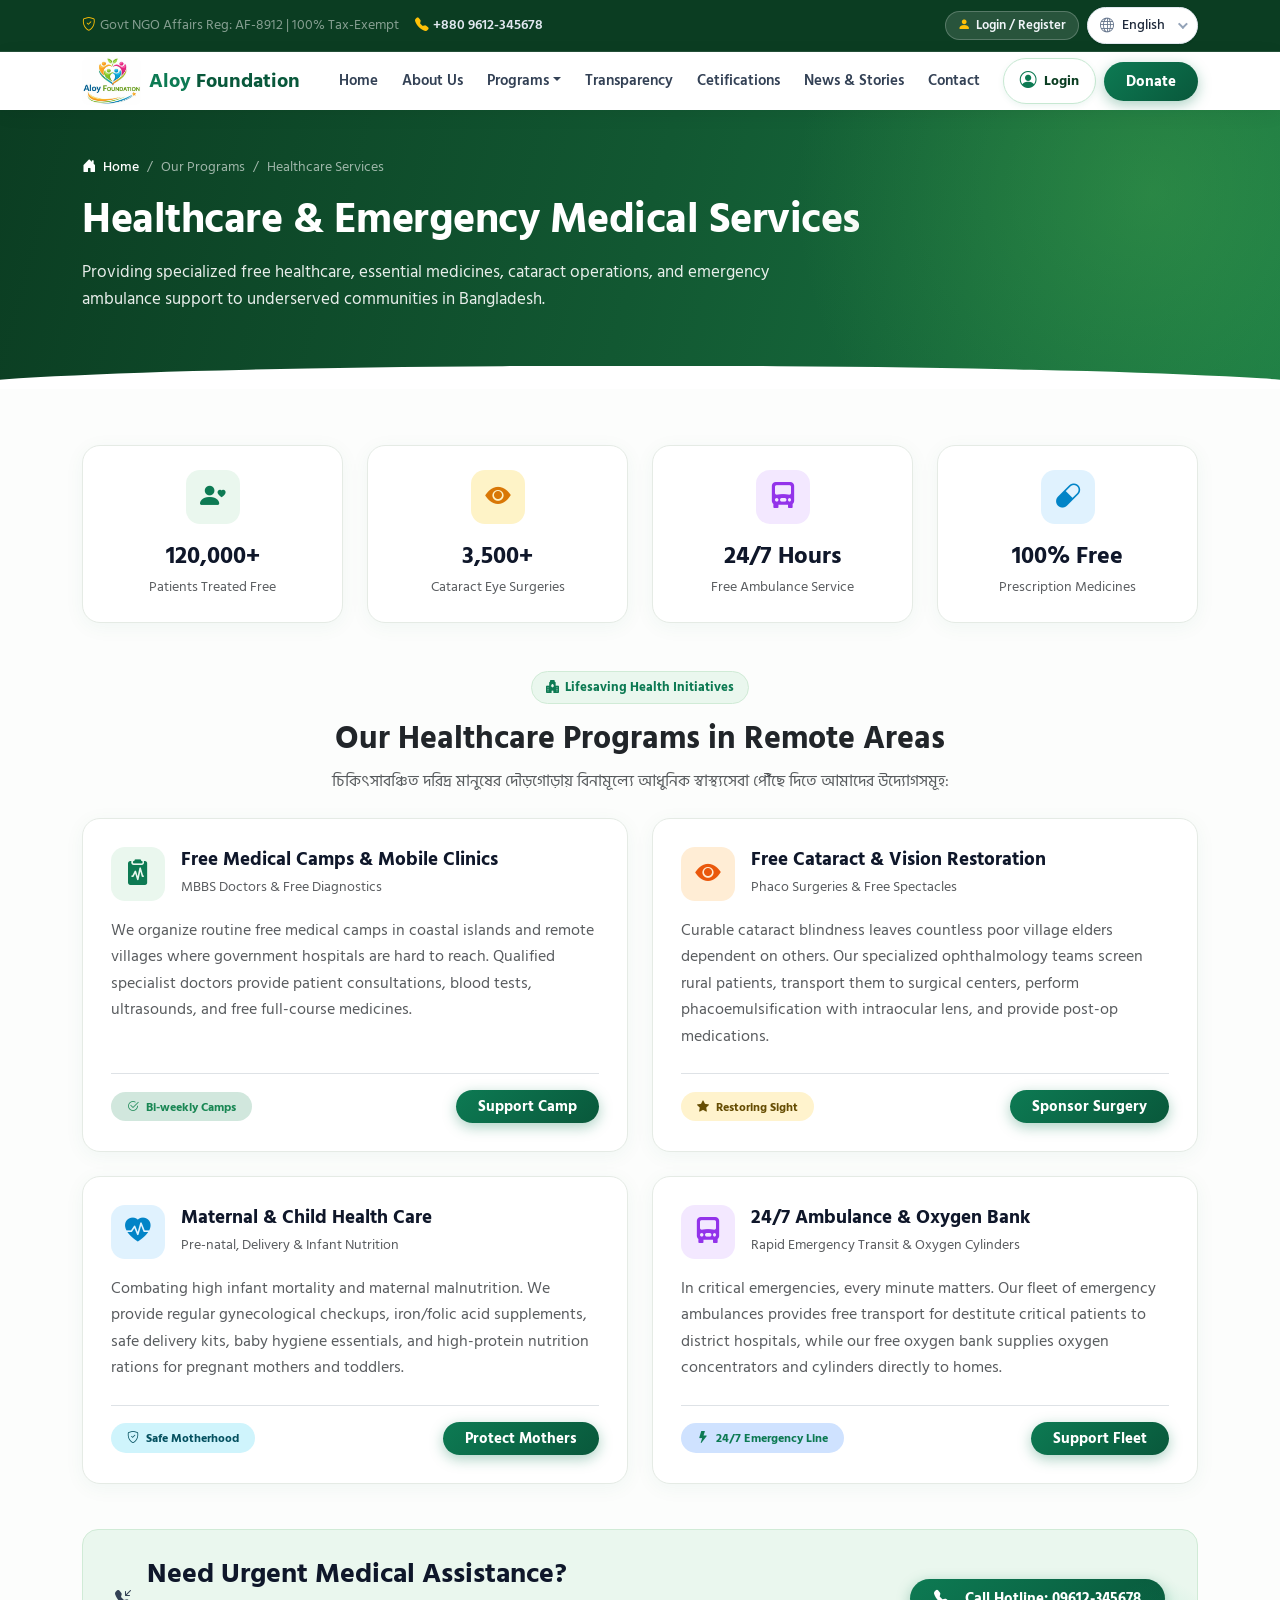
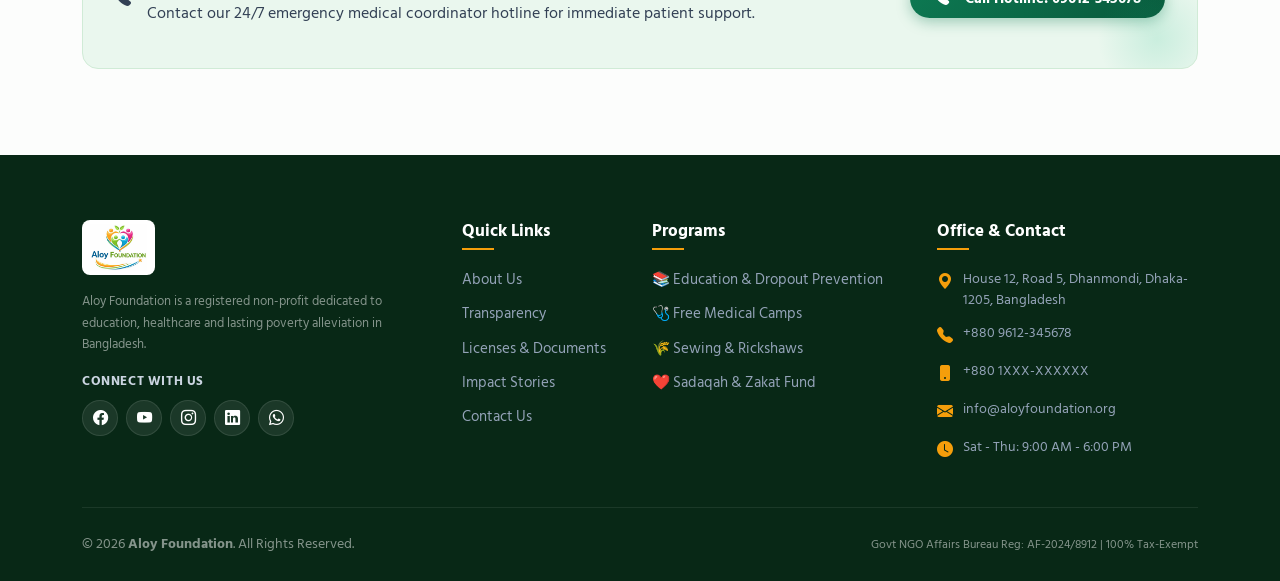
<file: healthcare.html>
<!doctype html>
<html lang="en">
  <head>
    <meta charset="UTF-8" />
    <meta name="viewport" content="width=device-width, initial-scale=1.0" />
    <title>Healthcare Services | Aloy Foundation</title>
    <link rel="icon" type="image/jpeg" href="assets/images/logo.jpg" />
    <link rel="preconnect" href="https://fonts.googleapis.com" />
    <link rel="preconnect" href="https://fonts.gstatic.com" crossorigin />
    <link
      href="https://fonts.googleapis.com/css2?family=Hind+Siliguri:wght@300;400;500;600;700&family=Plus+Jakarta+Sans:wght@300;400;500;600;700;800&display=swap"
      rel="stylesheet"
    />
    <link
      href="https://cdn.jsdelivr.net/npm/bootstrap@5.3.3/dist/css/bootstrap.min.css"
      rel="stylesheet"
    />
    <link
      href="https://cdn.jsdelivr.net/npm/bootstrap-icons@1.11.3/font/bootstrap-icons.min.css"
      rel="stylesheet"
    />
    <link rel="stylesheet" href="assets/css/style.css" />
    <link rel="stylesheet" href="assets/css/pages/healthcare.css" />
  </head>
  <body class="lang-en">
    <!-- ===== TOP BAR  ===== -->
   <!-- ===== TOP BAR ===== -->
    <div class="top-bar">
      <div
        class="container d-flex flex-wrap justify-content-between align-items-center"
      >
        <div class="d-flex align-items-center gap-3">
          <span class="d-none d-md-inline text-white-50">
            <i class="bi bi-shield-check text-warning me-1"></i>Govt NGO Affairs
            Reg: AF-8912 | 100% Tax-Exempt
          </span>
          <span class="d-flex align-items-center gap-1">
            <i class="bi bi-telephone-fill text-warning"></i>
            <a href="tel:+8809612345678" class="fw-semibold"
              >+880 9612-345678</a
            >
          </span>
        </div>
        <div class="d-flex align-items-center gap-2">
          <a
            href="#donorAuthModal"
            data-bs-toggle="modal"
            class="topbar-donor-link"
          >
            <i class="bi bi-person-fill text-warning"></i>
            <span>Login / Register</span>
          </a>
          <div class="language-switcher-container">
            <div class="language-select-wrapper">
              <span class="language-icon">
                <i class="bi bi-globe"></i>
              </span>
              <select
                id="languageSwitcher"
                class="language-select"
                aria-label="Select Language"
              >
                <option value="en" selected>English</option>
                <option value="bn">বাংলা</option>
                <option value="ar">العربية</option>
                <option value="hi">हिन्दी</option>
              </select>
            </div>
            <div id="google_translate_element"></div>
          </div>
        </div>
      </div>
    </div>

    <!-- ===== NAVBAR ===== -->
    <header class="navbar navbar-expand-lg navbar-main sticky-top">
      <nav class="container">
        <a
          class="navbar-brand d-flex align-items-center gap-2"
          href="index.html"
        >
          <img
            src="assets/images/logo.jpg"
            alt="Aloy Foundation Logo"
            class="rounded"
          />
          <div class="d-flex flex-column">
            <span class="fw-bold fs-5 lh-1" style="color: var(--aloy-blue)">
              Aloy
              <span style="color: var(--aloy-green-dark)">Foundation</span>
            </span>
          </div>
        </a>
        <button
          class="navbar-toggler"
          type="button"
          data-bs-toggle="collapse"
          data-bs-target="#navMain"
        >
          <span class="navbar-toggler-icon"></span>
        </button>
        <div class="collapse navbar-collapse" id="navMain">
          <ul class="navbar-nav mx-auto mb-2 mb-lg-0">
            <li class="nav-item">
              <a class="nav-link active" href="index.html">Home</a>
            </li>
            <li class="nav-item">
              <a class="nav-link" href="about.html">About Us</a>
            </li>
            <li class="nav-item dropdown">
              <a
                class="nav-link dropdown-toggle"
                href="#"
                data-bs-toggle="dropdown"
                >Programs</a
              >
              <ul class="dropdown-menu">
                <li>
                  <a class="dropdown-item fw-bold" href="all_porgrams.html"
                    ><i class="bi bi-grid-fill text-success me-2"></i>All
                    Programs &amp; Projects</a
                  >
                </li>
                <li><hr class="dropdown-divider" /></li>
                <li>
                  <a class="dropdown-item" href="project_details.html"
                    ><i class="bi bi-book-half text-success me-2"></i>Education
                    Program</a
                  >
                </li>
                <li>
                  <a class="dropdown-item" href="healthcare.html"
                    ><i class="bi bi-heart-pulse-fill text-danger me-2"></i
                    >Healthcare Services</a
                  >
                </li>
                <li>
                  <a class="dropdown-item" href="poverty.html"
                    ><i class="bi bi-briefcase-fill text-primary me-2"></i
                    >Poverty Alleviation</a
                  >
                </li>
              </ul>
            </li>
            <li class="nav-item">
              <a class="nav-link" href="transparency.html">Transparency</a>
            </li>
            <li class="nav-item">
              <a class="nav-link" href="documents.html">Cetifications</a>
            </li>
            <li class="nav-item">
              <a class="nav-link" href="stories.html">News & Stories</a>
            </li>
            <li class="nav-item">
              <a class="nav-link" href="contact.html">Contact</a>
            </li>
          </ul>
          <div class="d-flex align-items-center gap-2">
            <button
              type="button"
              class="btn-donor-auth"
              data-bs-toggle="modal"
              data-bs-target="#donorAuthModal"
            >
              <i class="bi bi-person-circle"></i>
              <span>Login</span>
            </button>
            <button
              type="button"
              class="btn-aloy-donate"
              data-bs-toggle="modal"
              data-bs-target="#donationModal"
            >
              <span>Donate</span>
            </button>
          </div>
        </div>
      </nav>
    </header>


    <!-- ===== PAGE HERO ===== -->
    <section class="page-hero">
      <div class="container">
        <div class="page-breadcrumb">
          <a href="index.html"><i class="bi bi-house-door-fill me-1"></i> Home</a> <span>/</span> <span>Our Programs</span> <span>/</span> <span>Healthcare Services</span>
        </div>
        <h1 class="page-hero-title">Healthcare &amp; Emergency Medical Services</h1>
        <p class="page-hero-lead">
          Providing specialized free healthcare, essential medicines, cataract operations, and emergency ambulance support to underserved communities in Bangladesh.
        </p>
      </div>
    </section>

    <!-- ===== MAIN CONTENT SECTION ===== -->
    <section class="py-5 page-healthcare" style="background-color: #fcfdfc; min-height: 500px;">
      <div class="container py-2">
        <!-- Impact Metrics Ribbon -->
        <div class="row g-4 mb-5">
          <div class="col-lg-3 col-sm-6">
            <div class="theme-card text-center p-4">
              <div class="theme-icon-wrap mx-auto">
                <i class="bi bi-person-heart"></i>
              </div>
              <h4 class="fw-bold mb-1">120,000+</h4>
              <p class="text-muted small mb-0">Patients Treated Free</p>
            </div>
          </div>
          <div class="col-lg-3 col-sm-6">
            <div class="theme-card text-center p-4">
              <div class="theme-icon-wrap mx-auto" style="background: #fef3c7; color: #d97706;">
                <i class="bi bi-eye-fill"></i>
              </div>
              <h4 class="fw-bold mb-1">3,500+</h4>
              <p class="text-muted small mb-0">Cataract Eye Surgeries</p>
            </div>
          </div>
          <div class="col-lg-3 col-sm-6">
            <div class="theme-card text-center p-4">
              <div class="theme-icon-wrap mx-auto" style="background: #f3e8ff; color: #9333ea;">
                <i class="bi bi-truck-front-fill"></i>
              </div>
              <h4 class="fw-bold mb-1">24/7 Hours</h4>
              <p class="text-muted small mb-0">Free Ambulance Service</p>
            </div>
          </div>
          <div class="col-lg-3 col-sm-6">
            <div class="theme-card text-center p-4">
              <div class="theme-icon-wrap mx-auto" style="background: #e0f2fe; color: #0284c7;">
                <i class="bi bi-capsule"></i>
              </div>
              <h4 class="fw-bold mb-1">100% Free</h4>
              <p class="text-muted small mb-0">Prescription Medicines</p>
            </div>
          </div>
        </div>

        <!-- Section Title -->
        <div class="text-center max-w-700 mx-auto mb-4">
          <span class="theme-badge">
            <i class="bi bi-hospital-fill"></i> Lifesaving Health Initiatives
          </span>
          <h2 class="fw-bold text-dark">Our Healthcare Programs in Remote Areas</h2>
          <p class="text-muted">
            চিকিৎসাবঞ্চিত দরিদ্র মানুষের দৌড়গোড়ায় বিনামূল্যে আধুনিক স্বাস্থ্যসেবা পৌঁছে দিতে আমাদের উদ্যোগসমূহ:
          </p>
        </div>

        <!-- Key Programs Grid -->
        <div class="row g-4">
          <!-- Card 1 -->
          <div class="col-md-6">
            <div class="theme-card">
              <div class="d-flex align-items-center gap-3 mb-3">
                <div class="theme-icon-wrap mb-0">
                  <i class="bi bi-clipboard2-pulse-fill"></i>
                </div>
                <div>
                  <h4 class="fw-bold mb-0" style="font-size: 1.2rem;">Free Medical Camps &amp; Mobile Clinics</h4>
                  <span class="text-muted" style="font-size: 0.85rem;">MBBS Doctors &amp; Free Diagnostics</span>
                </div>
              </div>
              <p class="text-muted mb-4">
                We organize routine free medical camps in coastal islands and remote villages where government hospitals are hard to reach. Qualified specialist doctors provide patient consultations, blood tests, ultrasounds, and free full-course medicines.
              </p>
              <div class="mt-auto d-flex justify-content-between align-items-center pt-3 border-top">
                <span class="badge bg-success-subtle text-success fw-bold px-3 py-2 rounded-pill">
                  <i class="bi bi-check2-circle me-1"></i> Bi-weekly Camps
                </span>
                <button type="button" class="btn btn-aloy-primary" data-bs-toggle="modal" data-bs-target="#donationModal">
                  Support Camp
                </button>
              </div>
            </div>
          </div>

          <!-- Card 2 -->
          <div class="col-md-6">
            <div class="theme-card">
              <div class="d-flex align-items-center gap-3 mb-3">
                <div class="theme-icon-wrap mb-0" style="background: #ffedd5; color: #ea580c;">
                  <i class="bi bi-eye-fill"></i>
                </div>
                <div>
                  <h4 class="fw-bold mb-0" style="font-size: 1.2rem;">Free Cataract &amp; Vision Restoration</h4>
                  <span class="text-muted" style="font-size: 0.85rem;">Phaco Surgeries &amp; Free Spectacles</span>
                </div>
              </div>
              <p class="text-muted mb-4">
                Curable cataract blindness leaves countless poor village elders dependent on others. Our specialized ophthalmology teams screen rural patients, transport them to surgical centers, perform phacoemulsification with intraocular lens, and provide post-op medications.
              </p>
              <div class="mt-auto d-flex justify-content-between align-items-center pt-3 border-top">
                <span class="badge bg-warning-subtle text-warning-emphasis fw-bold px-3 py-2 rounded-pill">
                  <i class="bi bi-star-fill me-1"></i> Restoring Sight
                </span>
                <button type="button" class="btn btn-aloy-primary" data-bs-toggle="modal" data-bs-target="#donationModal">
                  Sponsor Surgery
                </button>
              </div>
            </div>
          </div>

          <!-- Card 3 -->
          <div class="col-md-6">
            <div class="theme-card">
              <div class="d-flex align-items-center gap-3 mb-3">
                <div class="theme-icon-wrap mb-0" style="background: #e0f2fe; color: #0284c7;">
                  <i class="bi bi-heart-pulse-fill"></i>
                </div>
                <div>
                  <h4 class="fw-bold mb-0" style="font-size: 1.2rem;">Maternal &amp; Child Health Care</h4>
                  <span class="text-muted" style="font-size: 0.85rem;">Pre-natal, Delivery &amp; Infant Nutrition</span>
                </div>
              </div>
              <p class="text-muted mb-4">
                Combating high infant mortality and maternal malnutrition. We provide regular gynecological checkups, iron/folic acid supplements, safe delivery kits, baby hygiene essentials, and high-protein nutrition rations for pregnant mothers and toddlers.
              </p>
              <div class="mt-auto d-flex justify-content-between align-items-center pt-3 border-top">
                <span class="badge bg-info-subtle text-info-emphasis fw-bold px-3 py-2 rounded-pill">
                  <i class="bi bi-shield-check me-1"></i> Safe Motherhood
                </span>
                <button type="button" class="btn btn-aloy-primary" data-bs-toggle="modal" data-bs-target="#donationModal">
                  Protect Mothers
                </button>
              </div>
            </div>
          </div>

          <!-- Card 4 -->
          <div class="col-md-6">
            <div class="theme-card">
              <div class="d-flex align-items-center gap-3 mb-3">
                <div class="theme-icon-wrap mb-0" style="background: #f3e8ff; color: #9333ea;">
                  <i class="bi bi-truck-front-fill"></i>
                </div>
                <div>
                  <h4 class="fw-bold mb-0" style="font-size: 1.2rem;">24/7 Ambulance &amp; Oxygen Bank</h4>
                  <span class="text-muted" style="font-size: 0.85rem;">Rapid Emergency Transit &amp; Oxygen Cylinders</span>
                </div>
              </div>
              <p class="text-muted mb-4">
                In critical emergencies, every minute matters. Our fleet of emergency ambulances provides free transport for destitute critical patients to district hospitals, while our free oxygen bank supplies oxygen concentrators and cylinders directly to homes.
              </p>
              <div class="mt-auto d-flex justify-content-between align-items-center pt-3 border-top">
                <span class="badge bg-primary-subtle text-primary fw-bold px-3 py-2 rounded-pill">
                  <i class="bi bi-lightning-fill me-1"></i> 24/7 Emergency Line
                </span>
                <button type="button" class="btn btn-aloy-primary" data-bs-toggle="modal" data-bs-target="#donationModal">
                  Support Fleet
                </button>
              </div>
            </div>
          </div>
        </div>

        <!-- Bottom CTA Banner Matching documents.html -->
        <div class="theme-contact-banner">
          <div class="d-flex align-items-center gap-3">
            <div class="banner-icon-box">
              <i class="bi bi-telephone-inbound-fill"></i>
            </div>
            <div>
              <h3 class="banner-title">Need Urgent Medical Assistance?</h3>
              <p class="banner-subtitle">
                Contact our 24/7 emergency medical coordinator hotline for immediate patient support.
              </p>
            </div>
          </div>
          <div>
            <a href="tel:+8809612345678" class="btn btn-aloy-primary" style="padding: 10px 24px; font-size: 0.95rem;">
              <i class="bi bi-telephone-fill me-2"></i> Call Hotline: 09612-345678
            </a>
          </div>
        </div>
      </div>
    </section>

    <!-- ===== FOOTER ===== -->
    <footer class="footer-main">
      <div class="container">
        <div class="row g-4">
          <!-- Col 1: Brand & Social -->
          <div class="col-lg-4 col-md-6">
            <div class="footer-logo">
              <img src="assets/images/logo.jpg" alt="Aloy Foundation" />
            </div>
            <p class="small text-white-50 pe-lg-3">
              Aloy Foundation is a registered non-profit dedicated to education,
              healthcare and lasting poverty alleviation in Bangladesh.
            </p>
            <div class="footer-social-wrap mt-3">
              <span class="footer-social-title">Connect With Us</span>
              <div class="social-links mt-2">
                <a
                  href="https://facebook.com"
                  target="_blank"
                  rel="noopener"
                  class="social-fb"
                  title="Facebook"
                  ><i class="bi bi-facebook"></i
                ></a>
                <a
                  href="https://youtube.com"
                  target="_blank"
                  rel="noopener"
                  class="social-yt"
                  title="YouTube"
                  ><i class="bi bi-youtube"></i
                ></a>
                <a
                  href="https://instagram.com"
                  target="_blank"
                  rel="noopener"
                  class="social-ig"
                  title="Instagram"
                  ><i class="bi bi-instagram"></i
                ></a>
                <a
                  href="https://linkedin.com"
                  target="_blank"
                  rel="noopener"
                  class="social-li"
                  title="LinkedIn"
                  ><i class="bi bi-linkedin"></i
                ></a>
                <a
                  href="https://wa.me/8801XXXXXXXXX"
                  target="_blank"
                  rel="noopener"
                  class="social-wa"
                  title="WhatsApp"
                  ><i class="bi bi-whatsapp"></i
                ></a>
              </div>
            </div>
          </div>

          <!-- Col 2: Quick Links -->
          <div class="col-6 col-lg-2 col-md-3">
            <h5 class="footer-heading">Quick Links</h5>
            <ul class="footer-links">
              <li><a href="about.html">About Us</a></li>
              <li><a href="transparency.html">Transparency</a></li>
              <li><a href="documents.html">Licenses &amp; Documents</a></li>
              <li><a href="stories.html">Impact Stories</a></li>
              <li><a href="contact.html">Contact Us</a></li>
            </ul>
          </div>

          <!-- Col 3: Programs -->
          <div class="col-6 col-lg-3 col-md-3">
            <h5 class="footer-heading">Programs</h5>
            <ul class="footer-links">
              <li>
                <a href="education.html"
                  >📚 Education &amp; Dropout Prevention</a
                >
              </li>
              <li><a href="healthcare.html">🩺 Free Medical Camps</a></li>
              <li>
                <a href="poverty.html">🌾 Sewing &amp; Rickshaws</a>
              </li>
              <li>
                <a href="index.html#other-ways-to-donate"
                  >❤️ Sadaqah &amp; Zakat Fund</a
                >
              </li>
            </ul>
          </div>

          <!-- Col 4: Contact & Office Address -->
          <div class="col-lg-3 col-md-6">
            <h5 class="footer-heading">Office &amp; Contact</h5>
            <ul class="footer-contact-list">
              <li>
                <i class="bi bi-geo-alt-fill"></i>
                <span>House 12, Road 5, Dhanmondi, Dhaka-1205, Bangladesh</span>
              </li>
              <li>
                <i class="bi bi-telephone-fill"></i>
                <a href="tel:+8809612345678">+880 9612-345678</a>
              </li>
              <li>
                <i class="bi bi-phone-fill"></i>
                <a href="tel:+8801XXXXXXXXX">+880 1XXX-XXXXXX</a>
              </li>
              <li>
                <i class="bi bi-envelope-fill"></i>
                <a href="mailto:info@aloyfoundation.org"
                  >info@aloyfoundation.org</a
                >
              </li>
              <li>
                <i class="bi bi-clock-fill"></i>
                <span>Sat - Thu: 9:00 AM - 6:00 PM</span>
              </li>
            </ul>
          </div>
        </div>

        <div
          class="footer-bottom d-flex flex-wrap justify-content-between align-items-center text-white-50 gap-2"
        >
          <div>
            © 2026 <strong>Aloy Foundation</strong>. All Rights Reserved.
          </div>
          <div class="small">
            Govt NGO Affairs Bureau Reg: AF-2024/8912 | 100% Tax-Exempt
          </div>
        </div>
      </div>
    </footer>

    <!-- ===== DONATION MODAL ===== -->
    <div class="modal fade" id="donationModal" tabindex="-1" aria-hidden="true">
      <div class="modal-dialog modal-dialog-centered modal-lg">
        <div class="modal-content">
          <div class="modal-header border-0 pb-0">
            <div class="d-flex align-items-center gap-2">
              <img src="assets/images/logo.jpg" alt="" style="height: 38px" />
              <h5 class="modal-title fw-bold">Online Donation Portal</h5>
            </div>
            <button
              type="button"
              class="btn-close"
              data-bs-dismiss="modal"
            ></button>
          </div>
          <div class="modal-body p-4">
            <div id="donationFormStep">
              <div class="row g-3 mb-3">
                <div class="col-md-6">
                  <label class="form-label small fw-bold">Donation Cause</label>
                  <select id="modalCauseSelect" class="form-select">
                    <option value="education">
                      📚 Child Education &amp; School Feeding
                    </option>
                    <option value="healthcare">
                      🩺 Free Healthcare &amp; Medicine
                    </option>
                    <option value="poverty">
                      🌾 Livelihood &amp; Self-Reliance
                    </option>
                    <option value="general">
                      🌐 General Humanitarian Fund
                    </option>
                  </select>
                </div>
                <div class="col-md-6">
                  <label class="form-label small fw-bold"
                    >Donation Amount</label
                  >
                  <div class="input-group">
                    <span
                      class="input-group-text fw-bold bg-light"
                      id="modalCurrencySymbol"
                      >৳</span
                    >
                    <input
                      type="number"
                      id="modalDonationAmount"
                      class="form-control"
                      value="1000"
                      min="10"
                    />
                  </div>
                </div>
              </div>
              <div class="row g-3 mb-3">
                <div class="col-md-6">
                  <input
                    type="text"
                    id="donorFullName"
                    class="form-control form-control-sm"
                    placeholder="Full name"
                  />
                </div>
                <div class="col-md-6">
                  <input
                    type="tel"
                    id="donorPhone"
                    class="form-control form-control-sm"
                    placeholder="Phone number"
                  />
                </div>
              </div>
              <div class="row g-2 mb-3">
                <div class="col-4 col-md-2">
                  <div class="payment-method-card active" data-method="bkash">
                    <img
                      src="assets/images/mfs/bkash.png"
                      alt="bKash"
                      style="
                        height: 20px;
                        width: 20px;
                        object-fit: contain;
                        margin-bottom: 2px;
                      "
                      class="mx-auto d-block"
                    />
                    <span class="fw-bold d-block">bKash</span>
                  </div>
                </div>
                <div class="col-4 col-md-2">
                  <div class="payment-method-card" data-method="nagad">
                    <img
                      src="assets/images/mfs/nagad.png"
                      alt="Nagad"
                      style="
                        height: 20px;
                        width: 20px;
                        object-fit: contain;
                        margin-bottom: 2px;
                      "
                      class="mx-auto d-block"
                    />
                    <span class="fw-bold d-block">Nagad</span>
                  </div>
                </div>
                <div class="col-4 col-md-2">
                  <div class="payment-method-card" data-method="rocket">
                    <img
                      src="assets/images/mfs/rocket.png"
                      alt="Rocket"
                      style="
                        height: 20px;
                        width: 20px;
                        object-fit: contain;
                        margin-bottom: 2px;
                      "
                      class="mx-auto d-block"
                    />
                    <span class="fw-bold d-block">Rocket</span>
                  </div>
                </div>
                <div class="col-4 col-md-2">
                  <div class="payment-method-card" data-method="cards">
                    <span class="fw-bold d-block">Cards</span>
                  </div>
                </div>
                <div class="col-4 col-md-2">
                  <div class="payment-method-card" data-method="stripe">
                    <span class="fw-bold d-block">Stripe</span>
                  </div>
                </div>
                <div class="col-4 col-md-2">
                  <div class="payment-method-card" data-method="paypal">
                    <span class="fw-bold d-block">PayPal</span>
                  </div>
                </div>
              </div>
              <div
                id="bkashInstructions"
                class="p-3 bg-light rounded-3 border small mb-3"
              >
                Merchant number: <strong>01700-000000</strong> (Make Payment).
                Write your name as reference.
              </div>
              <div
                id="cardInstructions"
                class="p-3 bg-light rounded-3 border small mb-3 d-none"
              >
                You can give by card or PayPal through a secure gateway.
              </div>
              <button
                type="button"
                id="btnSubmitDonation"
                class="btn-aloy-donate w-100 py-3 justify-content-center"
              >
                Confirm Donation &amp; Generate Receipt
              </button>
            </div>
            <div id="donationReceiptStep" class="d-none text-center py-4">
              <i
                class="bi bi-check-circle-fill text-success"
                style="font-size: 3.5rem"
              ></i>
              <h4 class="fw-bold mt-2">Thank you for your generosity!</h4>
              <div
                class="card p-3 bg-light text-start mx-auto my-3"
                style="max-width: 450px"
              >
                <div class="d-flex justify-content-between mb-2">
                  <span class="text-muted small">Receipt No</span
                  ><strong id="receiptTxnId"></strong>
                </div>
                <div class="d-flex justify-content-between mb-2">
                  <span class="text-muted small">Donor</span
                  ><strong id="receiptDonorName"></strong>
                </div>
                <div class="d-flex justify-content-between mb-2">
                  <span class="text-muted small">Cause</span
                  ><strong id="receiptCause"></strong>
                </div>
                <div class="d-flex justify-content-between mb-2">
                  <span class="text-muted small">Amount</span
                  ><strong id="receiptAmount"></strong>
                </div>
                <div class="d-flex justify-content-between">
                  <span class="text-muted small">Date</span
                  ><span id="receiptDate"></span>
                </div>
              </div>
              <button
                class="btn btn-outline-secondary btn-sm me-2"
                onclick="window.print()"
              >
                Print Receipt
              </button>
              <button class="btn btn-primary btn-sm" data-bs-dismiss="modal">
                Done
              </button>
            </div>
          </div>
        </div>
      </div>
    </div>

    <script src="https://cdn.jsdelivr.net/npm/bootstrap@5.3.3/dist/js/bootstrap.bundle.min.js"></script>
    <script src="assets/js/main.js"></script>
    <script src="https://code.jquery.com/jquery-3.7.1.min.js"></script>
    <script src="https://cdnjs.cloudflare.com/ajax/libs/OwlCarousel2/2.3.4/owl.carousel.min.js"></script>
    <script>
      // ১. Google Translate Initialization
      function googleTranslateElementInit() {
        new google.translate.TranslateElement(
          {
            pageLanguage: "en",
            includedLanguages: "en,bn,ar,hi",
            autoDisplay: false,
          },
          "google_translate_element",
        );
      }

      // ২. কুকি সেট ও ক্লিয়ার করার হেল্পার ফাংশন
      function setGoogleTranslateCookie(lang) {
        const host = window.location.hostname;
        const domain = host.replace(/^www\./, "");

        if (lang === "en") {
          // মূল ভাষায় (English) ফিরলে কুকি ক্লিয়ার করুন
          document.cookie =
            "googtrans=; expires=Thu, 01 Jan 1970 00:00:00 UTC; path=/;";
          document.cookie =
            "googtrans=; expires=Thu, 01 Jan 1970 00:00:00 UTC; path=/; domain=" +
            host +
            ";";
          if (domain !== host) {
            document.cookie =
              "googtrans=; expires=Thu, 01 Jan 1970 00:00:00 UTC; path=/; domain=." +
              domain +
              ";";
          }
        } else {
          // নির্বাচিত ভাষার কুকি সেট করুন
          document.cookie = "googtrans=/en/" + lang + "; path=/;";
          document.cookie =
            "googtrans=/en/" + lang + "; domain=" + host + "; path=/;";
          if (domain !== host) {
            document.cookie =
              "googtrans=/en/" + lang + "; domain=." + domain + "; path=/;";
          }
        }
      }

      // ৩. ড্রপডাউন হ্যান্ডলার এবং সিঙ্ক লজিক
      document.addEventListener("DOMContentLoaded", function () {
        const languageSwitcher = document.getElementById("languageSwitcher");
        if (!languageSwitcher) return;

        // আগে কোনো ভাষা সিলেক্ট করা থাকলে পেজ লোডে ড্রপডাউনে তা ঠিক রাখা
        const match = document.cookie.match(/googtrans=\/en\/([a-z]{2})/i);
        if (match && match[1]) {
          languageSwitcher.value = match[1];
        }

        // ভাষা পরিবর্তন ইভেন্ট
        languageSwitcher.addEventListener("change", function () {
          const selectedLang = this.value;

          // কুকি সেট করুন
          setGoogleTranslateCookie(selectedLang);

          let attempts = 0;
          const interval = setInterval(function () {
            const googleSelect = document.querySelector(".goog-te-combo");
            attempts++;

            if (googleSelect) {
              clearInterval(interval);
              googleSelect.value = selectedLang;
              googleSelect.dispatchEvent(
                new Event("change", { bubbles: true }),
              );
            }

            // নেটওয়ার্ক স্লো হলে বা গুগল কম্বো না পাওয়া গেলে রিলোড দিয়ে ট্রান্সলেট নিশ্চিত করা
            if (attempts >= 25) {
              clearInterval(interval);
              window.location.reload();
            }
          }, 100);
        });
      });

      // ৪. টপ ব্যানার হাইড রাখা ও বডি ফিক্স
      const cleanGoogleTranslateBanner = () => {
        document
          .querySelectorAll(
            ".goog-te-banner-frame, iframe.goog-te-banner-frame, .goog-te-banner-frame.skiptranslate, iframe[id^=':'][id$='.container']",
          )
          .forEach(function (el) {
            el.style.setProperty("display", "none", "important");
            el.style.setProperty("visibility", "hidden", "important");
          });

        if (
          document.body &&
          document.body.style.top !== "0px" &&
          document.body.style.top !== ""
        ) {
          document.body.style.setProperty("top", "0px", "important");
        }
      };

      const toolbarObserver = new MutationObserver(cleanGoogleTranslateBanner);

      document.addEventListener("DOMContentLoaded", function () {
        toolbarObserver.observe(document.documentElement, {
          childList: true,
          subtree: true,
          attributes: true,
          attributeFilter: ["style", "class"],
        });
      });

      // গুগল যেন কোনোভাবেই বডি পুশ করতে না পারে
      setInterval(function () {
        if (
          document.body &&
          document.body.style.top !== "0px" &&
          document.body.style.top !== ""
        ) {
          document.body.style.top = "0px";
        }
      }, 200);
    </script>
    <!-- Google Translate API -->
    <script src="https://translate.google.com/translate_a/element.js?cb=googleTranslateElementInit"></script>
  </body>
</html>
</file>
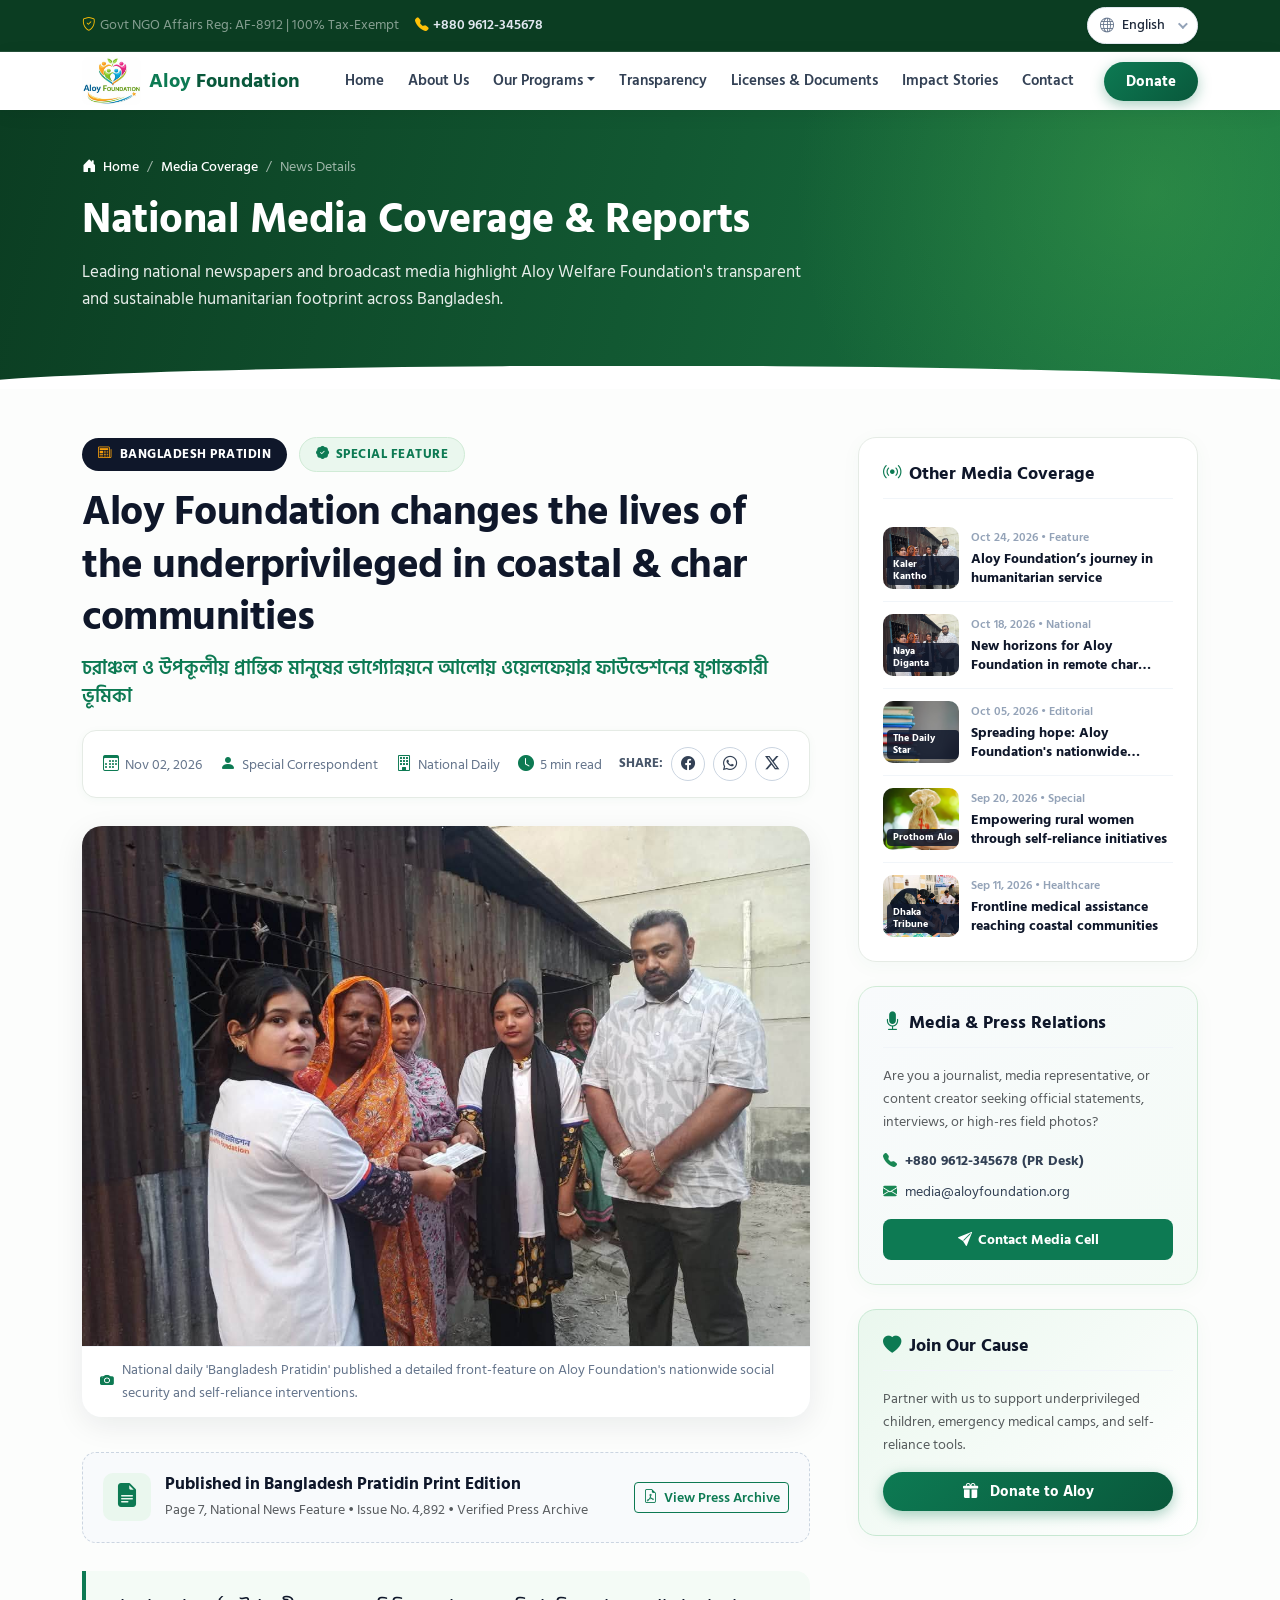
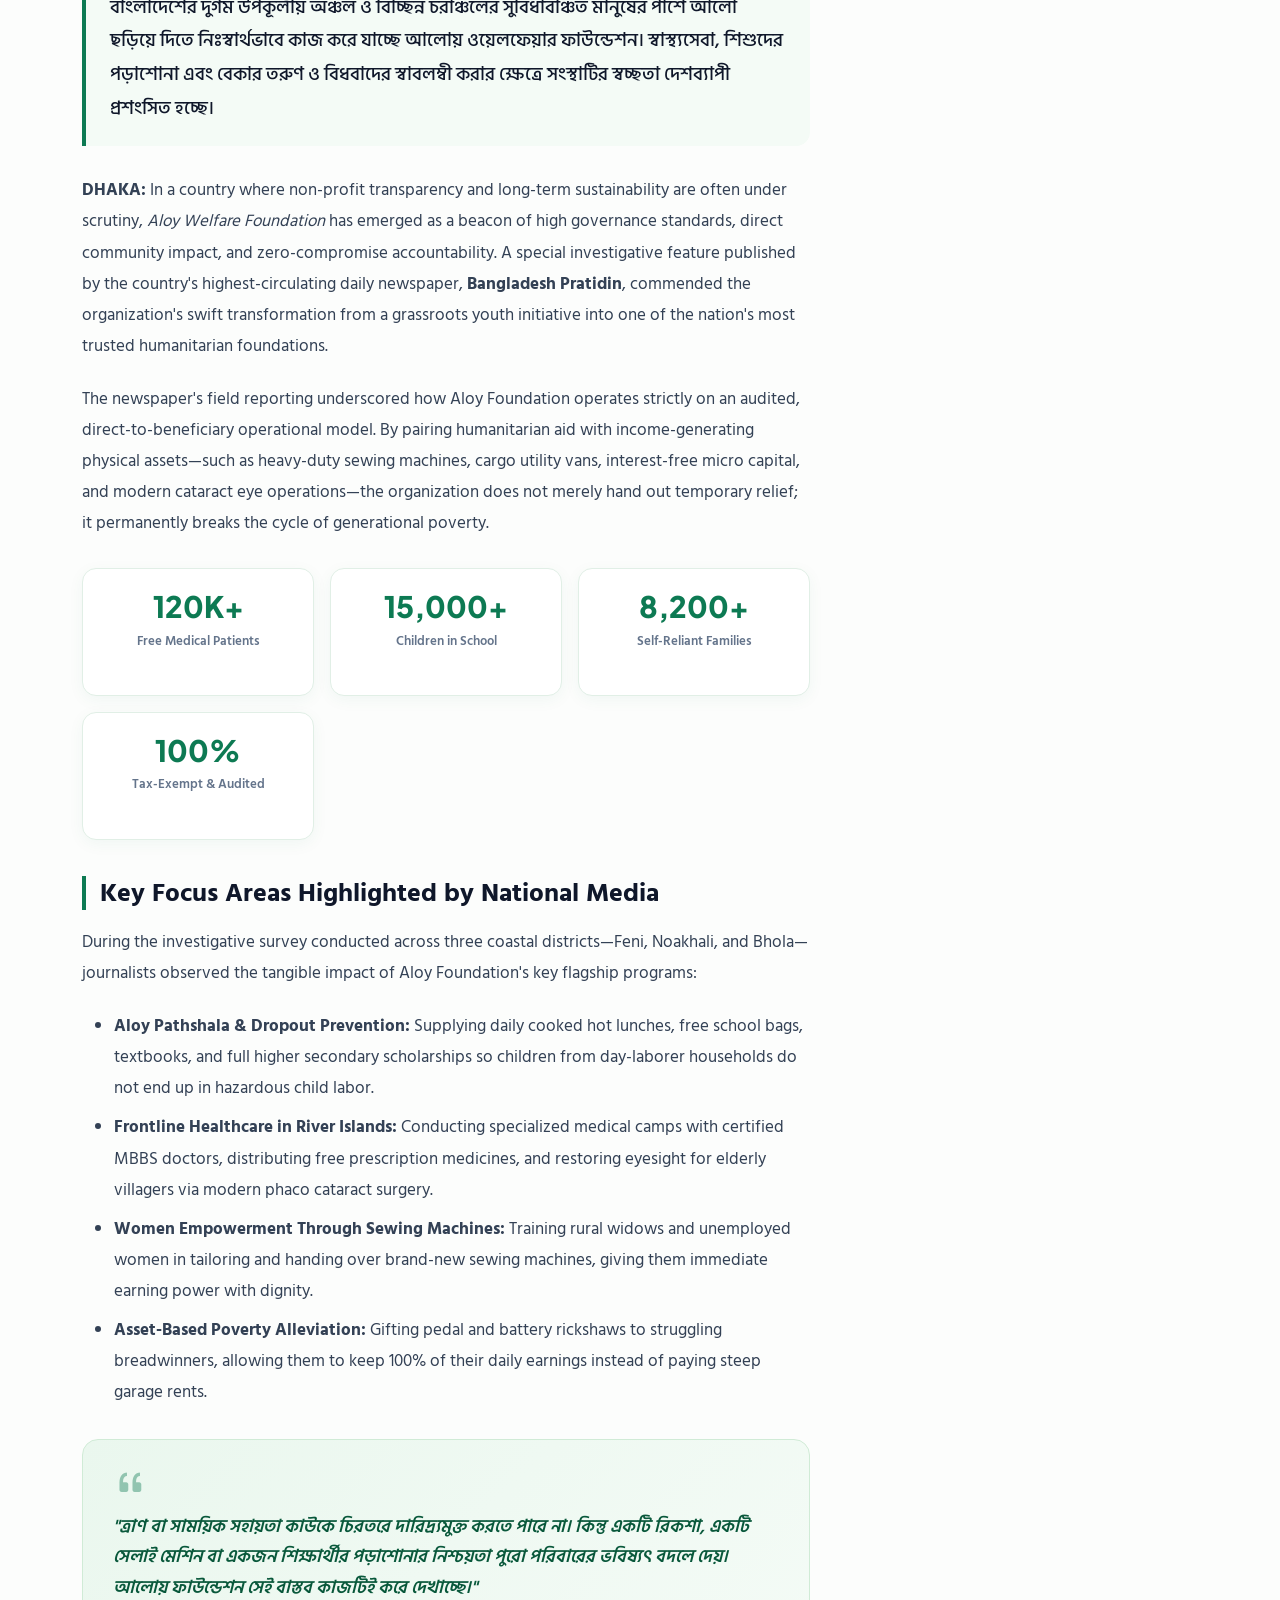
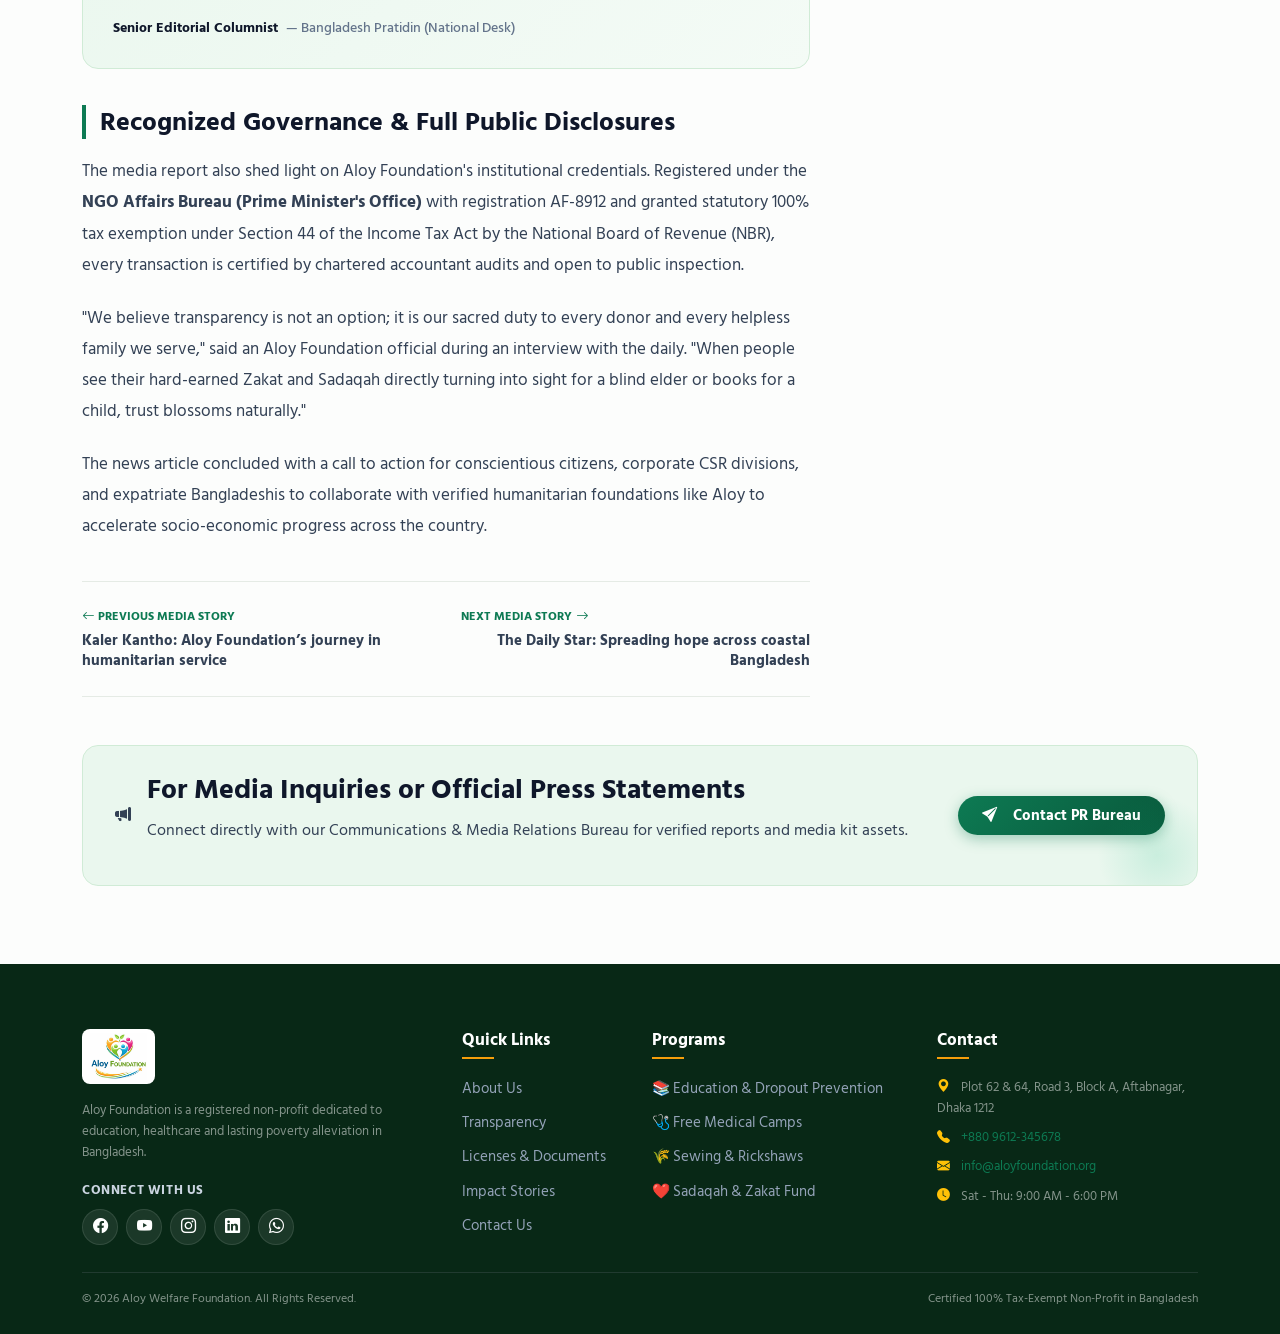
<file: news-details.html>
<!doctype html>
<html lang="en">
  <head>
    <meta charset="UTF-8" />
    <meta name="viewport" content="width=device-width, initial-scale=1.0" />
    <title>Aloy Foundation Changes the Lives of the Underprivileged | Media Coverage</title>
    <link rel="icon" type="image/jpeg" href="assets/images/logo.jpg" />
    <link rel="preconnect" href="https://fonts.googleapis.com" />
    <link rel="preconnect" href="https://fonts.gstatic.com" crossorigin />
    <link
      href="https://fonts.googleapis.com/css2?family=Hind+Siliguri:wght@300;400;500;600;700&family=Plus+Jakarta+Sans:wght@300;400;500;600;700;800&display=swap"
      rel="stylesheet"
    />
    <link
      href="https://cdn.jsdelivr.net/npm/bootstrap@5.3.3/dist/css/bootstrap.min.css"
      rel="stylesheet"
    />
    <link
      href="https://cdn.jsdelivr.net/npm/bootstrap-icons@1.11.3/font/bootstrap-icons.min.css"
      rel="stylesheet"
    />
    <link rel="stylesheet" href="assets/css/style.css" />
    <link rel="stylesheet" href="assets/css/responsive.css" />
    <link rel="stylesheet" href="assets/css/pages/stories.css" />
    <link rel="stylesheet" href="assets/css/pages/news-details.css" />
  </head>
  <body class="lang-en news-details-page">
    <!-- ===== TOP BAR ===== -->
    <div class="top-bar">
      <div
        class="container d-flex flex-wrap justify-content-between align-items-center"
      >
        <div class="d-flex align-items-center gap-3">
          <span class="d-none d-md-inline text-white-50">
            <i class="bi bi-shield-check text-warning me-1"></i>Govt NGO Affairs
            Reg: AF-8912 | 100% Tax-Exempt
          </span>
          <span class="d-flex align-items-center gap-1">
            <i class="bi bi-telephone-fill text-warning"></i>
            <a href="tel:+8809612345678" class="fw-semibold"
              >+880 9612-345678</a
            >
          </span>
        </div>
        <div class="language-switcher-container">
          <div class="language-select-wrapper">
            <span class="language-icon">
              <i class="bi bi-globe"></i>
            </span>
            <select
              id="languageSwitcher"
              class="language-select"
              aria-label="Select Language"
            >
              <option value="en" selected>English</option>
              <option value="bn">বাংলা</option>
              <option value="ar">العربية</option>
              <option value="hi">हिन्दी</option>
            </select>
          </div>
          <div id="google_translate_element"></div>
        </div>
      </div>
    </div>

    <!-- ===== NAVBAR ===== -->
    <header class="navbar navbar-expand-lg navbar-main sticky-top">
      <nav class="container">
        <a
          class="navbar-brand d-flex align-items-center gap-2"
          href="index.html"
        >
          <img
            src="assets/images/logo.jpg"
            alt="Aloy Foundation Logo"
            class="rounded"
          />
          <div class="d-flex flex-column">
            <span class="fw-bold fs-5 lh-1" style="color: var(--aloy-blue)">
              Aloy
              <span style="color: var(--aloy-green-dark)">Foundation</span>
            </span>
          </div>
        </a>
        <button
          class="navbar-toggler"
          type="button"
          data-bs-toggle="collapse"
          data-bs-target="#navMain"
        >
          <span class="navbar-toggler-icon"></span>
        </button>
        <div class="collapse navbar-collapse" id="navMain">
          <ul class="navbar-nav mx-auto mb-2 mb-lg-0">
            <li class="nav-item">
              <a class="nav-link" href="index.html">Home</a>
            </li>
            <li class="nav-item">
              <a class="nav-link" href="about.html">About Us</a>
            </li>
            <li class="nav-item dropdown">
              <a
                class="nav-link dropdown-toggle"
                href="#"
                data-bs-toggle="dropdown"
                >Our Programs</a
              >
              <ul class="dropdown-menu">
                <li>
                  <a class="dropdown-item" href="education.html"
                    >📚 Education Program</a
                  >
                </li>
                <li>
                  <a class="dropdown-item" href="healthcare.html"
                    >🩺 Healthcare Services</a
                  >
                </li>
                <li>
                  <a class="dropdown-item" href="poverty.html"
                    >🌾 Poverty Alleviation</a
                  >
                </li>
              </ul>
            </li>
            <li class="nav-item">
              <a class="nav-link" href="transparency.html">Transparency</a>
            </li>
            <li class="nav-item">
              <a class="nav-link" href="documents.html"
                >Licenses &amp; Documents</a
              >
            </li>
            <li class="nav-item">
              <a class="nav-link active" href="stories.html">Impact Stories</a>
            </li>
            <li class="nav-item">
              <a class="nav-link" href="contact.html">Contact</a>
            </li>
          </ul>
          <button
            type="button"
            class="btn-aloy-donate"
            data-bs-toggle="modal"
            data-bs-target="#donationModal"
          >
            <span>Donate</span>
          </button>
        </div>
      </nav>
    </header>

    <!-- ===== PAGE HERO ===== -->
    <section class="page-hero">
      <div class="container">
        <div class="page-breadcrumb">
          <a href="index.html"><i class="bi bi-house-door-fill me-1"></i> Home</a> <span>/</span>
          <a href="stories.html">Media Coverage</a> <span>/</span>
          <span>News Details</span>
        </div>
        <h1 class="page-hero-title">National Media Coverage &amp; Reports</h1>
        <p class="page-hero-lead">
          Leading national newspapers and broadcast media highlight Aloy Welfare Foundation's transparent and sustainable humanitarian footprint across Bangladesh.
        </p>
      </div>
    </section>

    <!-- ===== ARTICLE MAIN CONTENT ===== -->
    <main class="py-5">
      <div class="container">
        <div class="row g-5">
          <!-- Left Column: News Article Content -->
          <div class="col-lg-8">
            <article class="news-article">
              <!-- Source Badge & Header -->
              <div class="mb-3">
                <span class="news-source-tag">
                  <i class="bi bi-newspaper"></i> Bangladesh Pratidin
                </span>
                <span class="news-category-tag">
                  <i class="bi bi-patch-check-fill"></i> Special Feature
                </span>
                <h1 class="news-main-title">
                  Aloy Foundation changes the lives of the underprivileged in coastal &amp; char communities
                </h1>
                <div class="news-subtitle-bn">
                  চরাঞ্চল ও উপকূলীয় প্রান্তিক মানুষের ভাগ্যোন্নয়নে আলোয় ওয়েলফেয়ার ফাউন্ডেশনের যুগান্তকারী ভূমিকা
                </div>
              </div>

              <!-- Meta Info Bar -->
              <div class="news-meta-bar">
                <div class="news-meta-items">
                  <span class="news-meta-item">
                    <i class="bi bi-calendar3"></i> Nov 02, 2026
                  </span>
                  <span class="news-meta-item">
                    <i class="bi bi-person-fill"></i> Special Correspondent
                  </span>
                  <span class="news-meta-item">
                    <i class="bi bi-building"></i> National Daily
                  </span>
                  <span class="news-meta-item">
                    <i class="bi bi-clock-fill"></i> 5 min read
                  </span>
                </div>
                <div class="news-share-wrap">
                  <span class="news-share-label">Share:</span>
                  <a
                    href="https://facebook.com/sharer/sharer.php"
                    target="_blank"
                    rel="noopener"
                    class="btn-share"
                    title="Share on Facebook"
                  >
                    <i class="bi bi-facebook"></i>
                  </a>
                  <a
                    href="https://api.whatsapp.com/send"
                    target="_blank"
                    rel="noopener"
                    class="btn-share"
                    title="Share on WhatsApp"
                  >
                    <i class="bi bi-whatsapp"></i>
                  </a>
                  <a
                    href="https://twitter.com/intent/tweet"
                    target="_blank"
                    rel="noopener"
                    class="btn-share"
                    title="Share on Twitter"
                  >
                    <i class="bi bi-twitter-x"></i>
                  </a>
                </div>
              </div>

              <!-- Featured Image -->
              <div class="news-featured-media">
                <img
                  src="assets/images/news/1.jpg"
                  alt="Aloy Foundation featured in Bangladesh Pratidin"
                />
                <div class="news-media-caption">
                  <i class="bi bi-camera-fill"></i>
                  <span>National daily 'Bangladesh Pratidin' published a detailed front-feature on Aloy Foundation's nationwide social security and self-reliance interventions.</span>
                </div>
              </div>

              <!-- Newspaper Clipping / Print E-paper Box -->
              <div class="newspaper-clipping-box">
                <div class="newspaper-clipping-info">
                  <div class="clipping-icon">
                    <i class="bi bi-file-earmark-text-fill"></i>
                  </div>
                  <div>
                    <h5 class="fw-bold mb-1" style="font-size: 1.05rem;">Published in Bangladesh Pratidin Print Edition</h5>
                    <p class="text-muted small mb-0">Page 7, National News Feature • Issue No. 4,892 • Verified Press Archive</p>
                  </div>
                </div>
                <a href="documents.html" class="btn btn-outline-primary btn-sm fw-semibold">
                  <i class="bi bi-file-earmark-pdf me-1"></i> View Press Archive
                </a>
              </div>

              <!-- Article Body -->
              <div class="news-article-content">
                <div class="news-lead-paragraph">
                  বাংলাদেশের দুর্গম উপকূলীয় অঞ্চল ও বিচ্ছিন্ন চরাঞ্চলের সুবিধাবঞ্চিত মানুষের পাশে আলো ছড়িয়ে দিতে নিঃস্বার্থভাবে কাজ করে যাচ্ছে আলোয় ওয়েলফেয়ার ফাউন্ডেশন। স্বাস্থ্যসেবা, শিশুদের পড়াশোনা এবং বেকার তরুণ ও বিধবাদের স্বাবলম্বী করার ক্ষেত্রে সংস্থাটির স্বচ্ছতা দেশব্যাপী প্রশংসিত হচ্ছে।
                </div>

                <p>
                  <strong>DHAKA:</strong> In a country where non-profit transparency and long-term sustainability are often under scrutiny, <em>Aloy Welfare Foundation</em> has emerged as a beacon of high governance standards, direct community impact, and zero-compromise accountability. A special investigative feature published by the country's highest-circulating daily newspaper, <strong>Bangladesh Pratidin</strong>, commended the organization's swift transformation from a grassroots youth initiative into one of the nation's most trusted humanitarian foundations.
                </p>

                <p>
                  The newspaper's field reporting underscored how Aloy Foundation operates strictly on an audited, direct-to-beneficiary operational model. By pairing humanitarian aid with income-generating physical assets—such as heavy-duty sewing machines, cargo utility vans, interest-free micro capital, and modern cataract eye operations—the organization does not merely hand out temporary relief; it permanently breaks the cycle of generational poverty.
                </p>

                <!-- Impact Metrics Grid -->
                <div class="news-stats-grid">
                  <div class="news-stat-card">
                    <div class="news-stat-num">120K+</div>
                    <p class="news-stat-lbl">Free Medical Patients</p>
                  </div>
                  <div class="news-stat-card">
                    <div class="news-stat-num">15,000+</div>
                    <p class="news-stat-lbl">Children in School</p>
                  </div>
                  <div class="news-stat-card">
                    <div class="news-stat-num">8,200+</div>
                    <p class="news-stat-lbl">Self-Reliant Families</p>
                  </div>
                  <div class="news-stat-card">
                    <div class="news-stat-num">100%</div>
                    <p class="news-stat-lbl">Tax-Exempt &amp; Audited</p>
                  </div>
                </div>

                <h2>Key Focus Areas Highlighted by National Media</h2>

                <p>
                  During the investigative survey conducted across three coastal districts—Feni, Noakhali, and Bhola—journalists observed the tangible impact of Aloy Foundation's key flagship programs:
                </p>

                <ul>
                  <li class="mb-2">
                    <strong>Aloy Pathshala &amp; Dropout Prevention:</strong> Supplying daily cooked hot lunches, free school bags, textbooks, and full higher secondary scholarships so children from day-laborer households do not end up in hazardous child labor.
                  </li>
                  <li class="mb-2">
                    <strong>Frontline Healthcare in River Islands:</strong> Conducting specialized medical camps with certified MBBS doctors, distributing free prescription medicines, and restoring eyesight for elderly villagers via modern phaco cataract surgery.
                  </li>
                  <li class="mb-2">
                    <strong>Women Empowerment Through Sewing Machines:</strong> Training rural widows and unemployed women in tailoring and handing over brand-new sewing machines, giving them immediate earning power with dignity.
                  </li>
                  <li class="mb-2">
                    <strong>Asset-Based Poverty Alleviation:</strong> Gifting pedal and battery rickshaws to struggling breadwinners, allowing them to keep 100% of their daily earnings instead of paying steep garage rents.
                  </li>
                </ul>

                <!-- Press Quote Highlight -->
                <div class="news-quote-card">
                  <div class="quote-icon">
                    <i class="bi bi-quote"></i>
                  </div>
                  <div class="quote-text">
                    "ত্রাণ বা সাময়িক সহায়তা কাউকে চিরতরে দারিদ্র্যমুক্ত করতে পারে না। কিন্তু একটি রিকশা, একটি সেলাই মেশিন বা একজন শিক্ষার্থীর পড়াশোনার নিশ্চয়তা পুরো পরিবারের ভবিষ্যৎ বদলে দেয়। আলোয় ফাউন্ডেশন সেই বাস্তব কাজটিই করে দেখাচ্ছে।"
                  </div>
                  <div class="quote-author">
                    Senior Editorial Columnist <span>— Bangladesh Pratidin (National Desk)</span>
                  </div>
                </div>

                <h2>Recognized Governance &amp; Full Public Disclosures</h2>

                <p>
                  The media report also shed light on Aloy Foundation's institutional credentials. Registered under the <strong>NGO Affairs Bureau (Prime Minister's Office)</strong> with registration AF-8912 and granted statutory 100% tax exemption under Section 44 of the Income Tax Act by the National Board of Revenue (NBR), every transaction is certified by chartered accountant audits and open to public inspection.
                </p>

                <p>
                  "We believe transparency is not an option; it is our sacred duty to every donor and every helpless family we serve," said an Aloy Foundation official during an interview with the daily. "When people see their hard-earned Zakat and Sadaqah directly turning into sight for a blind elder or books for a child, trust blossoms naturally."
                </p>

                <p>
                  The news article concluded with a call to action for conscientious citizens, corporate CSR divisions, and expatriate Bangladeshis to collaborate with verified humanitarian foundations like Aloy to accelerate socio-economic progress across the country.
                </p>
              </div>

              <!-- Next / Prev News Navigation -->
              <div class="news-navigation-bar">
                <a href="news-details.html" class="news-nav-btn">
                  <span><i class="bi bi-arrow-left"></i> Previous Media Story</span>
                  <h4>Kaler Kantho: Aloy Foundation’s journey in humanitarian service</h4>
                </a>
                <a href="news-details.html" class="news-nav-btn text-end">
                  <span>Next Media Story <i class="bi bi-arrow-right"></i></span>
                  <h4>The Daily Star: Spreading hope across coastal Bangladesh</h4>
                </a>
              </div>
            </article>
          </div>

          <!-- Right Column: Sidebar -->
          <div class="col-lg-4">
            <aside class="news-sidebar">
              <!-- Other Media Features Widget -->
              <div class="sidebar-widget">
                <h3 class="widget-title">
                  <i class="bi bi-broadcast"></i> Other Media Coverage
                </h3>

                <a href="news-details.html" class="widget-news-item">
                  <div class="widget-news-thumb">
                    <img src="assets/images/news/1.jpg" alt="Kaler Kantho" />
                    <span class="widget-source-badge">Kaler Kantho</span>
                  </div>
                  <div>
                    <div class="widget-news-meta">Oct 24, 2026 • Feature</div>
                    <h4 class="widget-news-title">Aloy Foundation’s journey in humanitarian service</h4>
                  </div>
                </a>

                <a href="news-details.html" class="widget-news-item">
                  <div class="widget-news-thumb">
                    <img src="assets/images/news/1.jpg" alt="Naya Diganta" />
                    <span class="widget-source-badge">Naya Diganta</span>
                  </div>
                  <div>
                    <div class="widget-news-meta">Oct 18, 2026 • National</div>
                    <h4 class="widget-news-title">New horizons for Aloy Foundation in remote char development</h4>
                  </div>
                </a>

                <a href="news-details.html" class="widget-news-item">
                  <div class="widget-news-thumb">
                    <img src="assets/images/programs/1.jpg" alt="The Daily Star" />
                    <span class="widget-source-badge">The Daily Star</span>
                  </div>
                  <div>
                    <div class="widget-news-meta">Oct 05, 2026 • Editorial</div>
                    <h4 class="widget-news-title">Spreading hope: Aloy Foundation's nationwide welfare reach</h4>
                  </div>
                </a>

                <a href="news-details.html" class="widget-news-item">
                  <div class="widget-news-thumb">
                    <img src="assets/images/programs/3.jpg" alt="Prothom Alo" />
                    <span class="widget-source-badge">Prothom Alo</span>
                  </div>
                  <div>
                    <div class="widget-news-meta">Sep 20, 2026 • Special</div>
                    <h4 class="widget-news-title">Empowering rural women through self-reliance initiatives</h4>
                  </div>
                </a>

                <a href="news-details.html" class="widget-news-item">
                  <div class="widget-news-thumb">
                    <img src="assets/images/programs/2.jpg" alt="Dhaka Tribune" />
                    <span class="widget-source-badge">Dhaka Tribune</span>
                  </div>
                  <div>
                    <div class="widget-news-meta">Sep 11, 2026 • Healthcare</div>
                    <h4 class="widget-news-title">Frontline medical assistance reaching coastal communities</h4>
                  </div>
                </a>
              </div>

              <!-- PR & Media Relations Card -->
              <div class="sidebar-widget pr-contact-card">
                <h3 class="widget-title">
                  <i class="bi bi-mic-fill"></i> Media &amp; Press Relations
                </h3>
                <p class="text-muted small mb-3">
                  Are you a journalist, media representative, or content creator seeking official statements, interviews, or high-res field photos?
                </p>
                <div class="d-flex flex-column gap-2 mb-3 small">
                  <div class="d-flex align-items-center gap-2">
                    <i class="bi bi-telephone-fill text-success"></i>
                    <strong>+880 9612-345678 (PR Desk)</strong>
                  </div>
                  <div class="d-flex align-items-center gap-2">
                    <i class="bi bi-envelope-fill text-success"></i>
                    <span>media@aloyfoundation.org</span>
                  </div>
                </div>
                <a href="contact.html" class="btn-pr-contact">
                  <i class="bi bi-send-fill"></i> Contact Media Cell
                </a>
              </div>

              <!-- Support Our Mission Widget -->
              <div class="sidebar-widget support-widget-card" style="background: linear-gradient(135deg, #eaf7ee 0%, #ffffff 100%); border: 1px solid #c7e8d2;">
                <h3 class="widget-title">
                  <i class="bi bi-heart-fill"></i> Join Our Cause
                </h3>
                <p class="text-muted small mb-3">
                  Partner with us to support underprivileged children, emergency medical camps, and self-reliance tools.
                </p>
                <button
                  type="button"
                  class="btn-aloy-primary w-100 justify-content-center"
                  data-bs-toggle="modal"
                  data-bs-target="#donationModal"
                  style="border-radius: 9999px; padding: 10px;"
                >
                  <i class="bi bi-gift-fill me-1"></i> Donate to Aloy
                </button>
              </div>
            </aside>
          </div>
        </div>

        <!-- Bottom CTA Banner Matching documents.html -->
        <div class="theme-contact-banner mt-5">
          <div class="d-flex align-items-center gap-3">
            <div class="banner-icon-box">
              <i class="bi bi-megaphone-fill"></i>
            </div>
            <div>
              <h3 class="banner-title">For Media Inquiries or Official Press Statements</h3>
              <p class="banner-subtitle">
                Connect directly with our Communications &amp; Media Relations Bureau for verified reports and media kit assets.
              </p>
            </div>
          </div>
          <div>
            <a href="contact.html" class="btn btn-aloy-primary" style="padding: 10px 24px; font-size: 0.95rem;">
              <i class="bi bi-send-fill me-2"></i> Contact PR Bureau
            </a>
          </div>
        </div>
      </div>
    </main>

    <!-- ===== FOOTER ===== -->
    <footer class="footer-main">
      <div class="container">
        <div class="row g-4">
          <!-- Col 1: Brand & Social -->
          <div class="col-lg-4 col-md-6">
            <div class="footer-logo">
              <img src="assets/images/logo.jpg" alt="Aloy Foundation" />
            </div>
            <p class="small text-white-50 pe-lg-3">
              Aloy Foundation is a registered non-profit dedicated to education,
              healthcare and lasting poverty alleviation in Bangladesh.
            </p>
            <div class="footer-social-wrap mt-3">
              <span class="footer-social-title">Connect With Us</span>
              <div class="social-links mt-2">
                <a
                  href="https://facebook.com"
                  target="_blank"
                  rel="noopener"
                  class="social-fb"
                  title="Facebook"
                  ><i class="bi bi-facebook"></i
                ></a>
                <a
                  href="https://youtube.com"
                  target="_blank"
                  rel="noopener"
                  class="social-yt"
                  title="YouTube"
                  ><i class="bi bi-youtube"></i
                ></a>
                <a
                  href="https://instagram.com"
                  target="_blank"
                  rel="noopener"
                  class="social-ig"
                  title="Instagram"
                  ><i class="bi bi-instagram"></i
                ></a>
                <a
                  href="https://linkedin.com"
                  target="_blank"
                  rel="noopener"
                  class="social-li"
                  title="LinkedIn"
                  ><i class="bi bi-linkedin"></i
                ></a>
                <a
                  href="https://wa.me/8801XXXXXXXXX"
                  target="_blank"
                  rel="noopener"
                  class="social-wa"
                  title="WhatsApp"
                  ><i class="bi bi-whatsapp"></i
                ></a>
              </div>
            </div>
          </div>

          <!-- Col 2: Quick Links -->
          <div class="col-6 col-lg-2 col-md-3">
            <h5 class="footer-heading">Quick Links</h5>
            <ul class="footer-links">
              <li><a href="about.html">About Us</a></li>
              <li><a href="transparency.html">Transparency</a></li>
              <li><a href="documents.html">Licenses &amp; Documents</a></li>
              <li><a href="stories.html">Impact Stories</a></li>
              <li><a href="contact.html">Contact Us</a></li>
            </ul>
          </div>

          <!-- Col 3: Programs -->
          <div class="col-6 col-lg-3 col-md-3">
            <h5 class="footer-heading">Programs</h5>
            <ul class="footer-links">
              <li>
                <a href="education.html"
                  >📚 Education &amp; Dropout Prevention</a
                >
              </li>
              <li><a href="healthcare.html">🩺 Free Medical Camps</a></li>
              <li>
                <a href="poverty.html">🌾 Sewing &amp; Rickshaws</a>
              </li>
              <li>
                <a href="index.html#other-ways-to-donate"
                  >❤️ Sadaqah &amp; Zakat Fund</a
                >
              </li>
            </ul>
          </div>

          <!-- Col 4: Contact Info -->
          <div class="col-lg-3 col-md-6">
            <h5 class="footer-heading">Contact</h5>
            <div class="footer-contact-info">
              <p class="small text-white-50 mb-2">
                <i class="bi bi-geo-alt-fill text-warning me-2"></i>
                Plot 62 &amp; 64, Road 3, Block A, Aftabnagar, Dhaka 1212
              </p>
              <p class="small text-white-50 mb-2">
                <i class="bi bi-telephone-fill text-warning me-2"></i>
                <a href="tel:+8809612345678">+880 9612-345678</a>
              </p>
              <p class="small text-white-50 mb-2">
                <i class="bi bi-envelope-fill text-warning me-2"></i>
                <a href="mailto:info@aloyfoundation.org"
                  >info@aloyfoundation.org</a
                >
              </p>
              <p class="small text-white-50 mb-0">
                <i class="bi bi-clock-fill text-warning me-2"></i> Sat - Thu:
                9:00 AM - 6:00 PM
              </p>
            </div>
          </div>
        </div>

        <div
          class="border-top border-secondary border-opacity-25 mt-4 pt-3 d-flex flex-wrap justify-content-between align-items-center footer-bottom"
        >
          <p class="small text-white-50 mb-0">
            &copy; 2026 Aloy Welfare Foundation. All Rights Reserved.
          </p>
          <p class="small text-white-50 mb-0">
            Certified 100% Tax-Exempt Non-Profit in Bangladesh
          </p>
        </div>
      </div>
    </footer>

    <!-- ===== DONATION MODAL ===== -->
    <div
      class="modal fade"
      id="donationModal"
      tabindex="-1"
      aria-labelledby="donationModalLabel"
      aria-hidden="true"
    >
      <div class="modal-dialog modal-dialog-centered modal-lg">
        <div class="modal-content">
          <div class="modal-header">
            <h5 class="modal-title fw-bold" id="donationModalLabel">
              <i class="bi bi-heart-fill text-danger me-2"></i>Make a Secure
              Donation
            </h5>
            <button
              type="button"
              class="btn-close"
              data-bs-dismiss="modal"
              aria-label="Close"
            ></button>
          </div>
          <div class="modal-body p-4">
            <div id="donationFormStep">
              <div class="mb-3">
                <label class="form-label fw-bold small text-muted text-uppercase"
                  >Choose Program</label
                >
                <div class="row g-2">
                  <div class="col-4">
                    <button
                      type="button"
                      class="btn btn-outline-success w-100 active btn-sm"
                      data-modal-cause="education"
                    >
                      Education
                    </button>
                  </div>
                  <div class="col-4">
                    <button
                      type="button"
                      class="btn btn-outline-success w-100 btn-sm"
                      data-modal-cause="healthcare"
                    >
                      Healthcare
                    </button>
                  </div>
                  <div class="col-4">
                    <button
                      type="button"
                      class="btn btn-outline-success w-100 btn-sm"
                      data-modal-cause="poverty"
                    >
                      Self-Reliance
                    </button>
                  </div>
                </div>
              </div>

              <div class="mb-3">
                <label class="form-label fw-bold small text-muted text-uppercase"
                  >Select Amount (BDT)</label
                >
                <div class="row g-2 mb-2">
                  <div class="col-3">
                    <button
                      type="button"
                      class="btn btn-outline-secondary w-100 active btn-sm modal-amt-btn"
                      data-amt="500"
                    >
                      ৳ 500
                    </button>
                  </div>
                  <div class="col-3">
                    <button
                      type="button"
                      class="btn btn-outline-secondary w-100 btn-sm modal-amt-btn"
                      data-amt="1000"
                    >
                      ৳ 1,000
                    </button>
                  </div>
                  <div class="col-3">
                    <button
                      type="button"
                      class="btn btn-outline-secondary w-100 btn-sm modal-amt-btn"
                      data-amt="2500"
                    >
                      ৳ 2,500
                    </button>
                  </div>
                  <div class="col-3">
                    <button
                      type="button"
                      class="btn btn-outline-secondary w-100 btn-sm modal-amt-btn"
                      data-amt="5000"
                    >
                      ৳ 5,000
                    </button>
                  </div>
                </div>
                <input
                  type="number"
                  class="form-control"
                  id="modalCustomAmount"
                  placeholder="Or enter custom amount in BDT"
                />
              </div>

              <div class="mb-3">
                <label class="form-label fw-bold small text-muted text-uppercase"
                  >Your Information</label
                >
                <div class="row g-2">
                  <div class="col-md-6">
                    <input
                      type="text"
                      class="form-control"
                      id="donorName"
                      placeholder="Full Name *"
                      required
                    />
                  </div>
                  <div class="col-md-6">
                    <input
                      type="tel"
                      class="form-control"
                      id="donorPhone"
                      placeholder="Mobile Number *"
                      required
                    />
                  </div>
                  <div class="col-12">
                    <input
                      type="email"
                      class="form-control"
                      id="donorEmail"
                      placeholder="Email Address (for tax receipt)"
                    />
                  </div>
                </div>
              </div>

              <div class="mb-3">
                <label class="form-label fw-bold small text-muted text-uppercase"
                  >Payment Method</label
                >
                <div class="d-flex gap-3">
                  <div class="form-check">
                    <input
                      class="form-check-input"
                      type="radio"
                      name="paymentMethod"
                      id="payBkash"
                      value="bKash"
                      checked
                    />
                    <label class="form-check-label fw-semibold" for="payBkash"
                      >bKash</label
                    >
                  </div>
                  <div class="form-check">
                    <input
                      class="form-check-input"
                      type="radio"
                      name="paymentMethod"
                      id="payNagad"
                      value="Nagad"
                    />
                    <label class="form-check-label fw-semibold" for="payNagad"
                      >Nagad</label
                    >
                  </div>
                  <div class="form-check">
                    <input
                      class="form-check-input"
                      type="radio"
                      name="paymentMethod"
                      id="payCard"
                      value="Card/Bank"
                    />
                    <label class="form-check-label fw-semibold" for="payCard"
                      >Bank Transfer / Card</label
                    >
                  </div>
                </div>
              </div>

              <button
                type="button"
                id="btnSubmitDonation"
                class="btn-aloy-donate w-100 py-3 justify-content-center"
              >
                Confirm Donation &amp; Generate Receipt
              </button>
            </div>
            <div id="donationReceiptStep" class="d-none text-center py-4">
              <i
                class="bi bi-check-circle-fill text-success"
                style="font-size: 3.5rem"
              ></i>
              <h4 class="fw-bold mt-2">Thank you for your generosity!</h4>
              <div
                class="card p-3 bg-light text-start mx-auto my-3"
                style="max-width: 450px"
              >
                <div class="d-flex justify-content-between mb-2">
                  <span class="text-muted small">Receipt No</span
                  ><strong id="receiptTxnId"></strong>
                </div>
                <div class="d-flex justify-content-between mb-2">
                  <span class="text-muted small">Donor</span
                  ><strong id="receiptDonorName"></strong>
                </div>
                <div class="d-flex justify-content-between mb-2">
                  <span class="text-muted small">Cause</span
                  ><strong id="receiptCause"></strong>
                </div>
                <div class="d-flex justify-content-between mb-2">
                  <span class="text-muted small">Amount</span
                  ><strong id="receiptAmount"></strong>
                </div>
                <div class="d-flex justify-content-between">
                  <span class="text-muted small">Date</span
                  ><span id="receiptDate"></span>
                </div>
              </div>
              <button
                class="btn btn-outline-secondary btn-sm me-2"
                onclick="window.print()"
              >
                Print Receipt
              </button>
              <button class="btn btn-primary btn-sm" data-bs-dismiss="modal">
                Done
              </button>
            </div>
          </div>
        </div>
      </div>
    </div>

    <!-- Scripts -->
    <script src="https://cdn.jsdelivr.net/npm/bootstrap@5.3.3/dist/js/bootstrap.bundle.min.js"></script>
    <script src="assets/js/main.js"></script>
    <script>
      // Google Translate Initialization
      function googleTranslateElementInit() {
        new google.translate.TranslateElement(
          {
            pageLanguage: "en",
            includedLanguages: "en,bn,ar,hi",
            autoDisplay: false,
          },
          "google_translate_element",
        );
      }

      function setGoogleTranslateCookie(lang) {
        const host = window.location.hostname;
        const domain = host.replace(/^www\./, "");
        if (lang === "en") {
          document.cookie =
            "googtrans=; expires=Thu, 01 Jan 1970 00:00:00 UTC; path=/;";
          document.cookie =
            "googtrans=; expires=Thu, 01 Jan 1970 00:00:00 UTC; path=/; domain=" +
            domain;
          document.cookie =
            "googtrans=; expires=Thu, 01 Jan 1970 00:00:00 UTC; path=/; domain=." +
            domain;
        } else {
          const val = "/en/" + lang;
          document.cookie = "googtrans=" + val + "; path=/;";
          document.cookie = "googtrans=" + val + "; path=/; domain=" + domain;
          document.cookie = "googtrans=" + val + "; path=/; domain=." + domain;
        }
      }

      document.addEventListener("DOMContentLoaded", function () {
        const select = document.getElementById("languageSwitcher");
        const match = document.cookie.match(/(?:^|;\s*)googtrans=([^;]+)/);
        if (match) {
          const lang = match[1].split("/")[2];
          if (lang && select) select.value = lang;
        }
        if (select) {
          select.addEventListener("change", function () {
            setGoogleTranslateCookie(this.value);
            window.location.reload();
          });
        }
      });
    </script>
    <script
      src="//translate.google.com/translate_a/element.js?cb=googleTranslateElementInit"
      async
      defer
    ></script>
  </body>
</html>
</file>
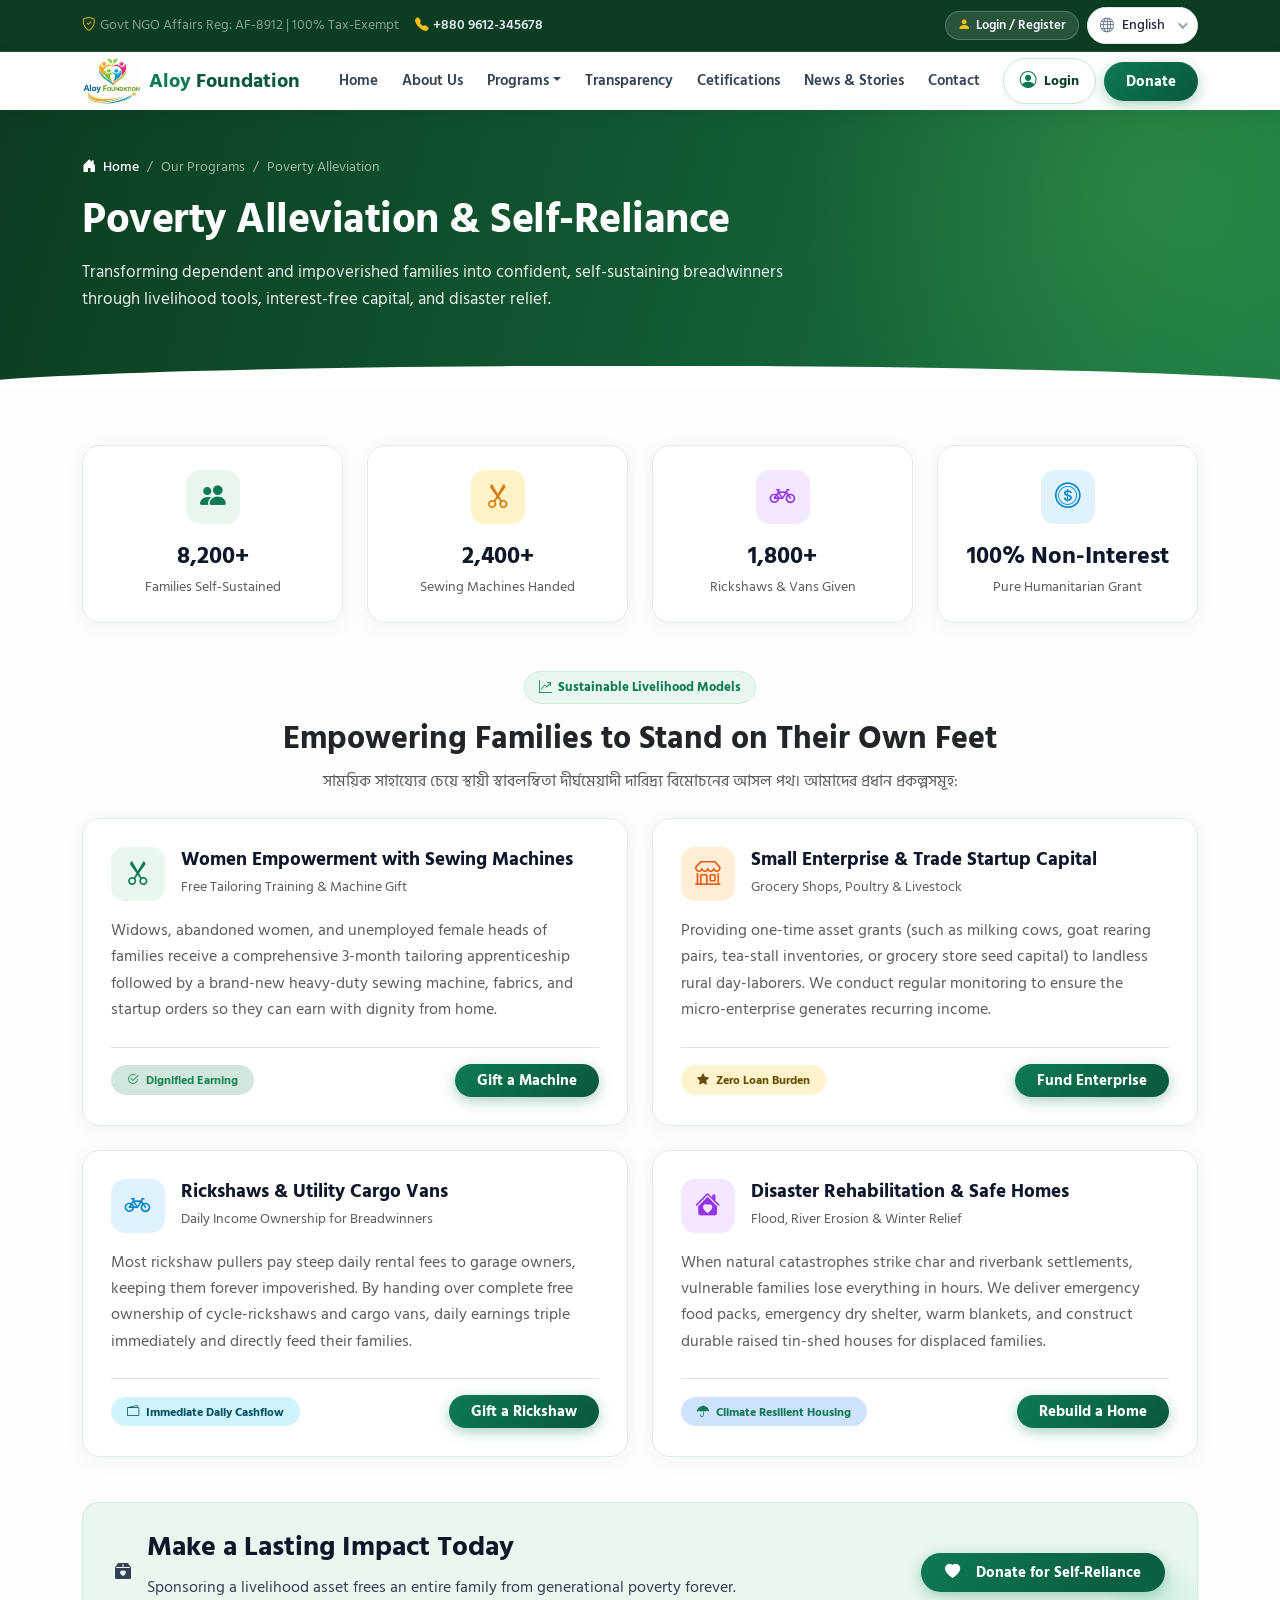
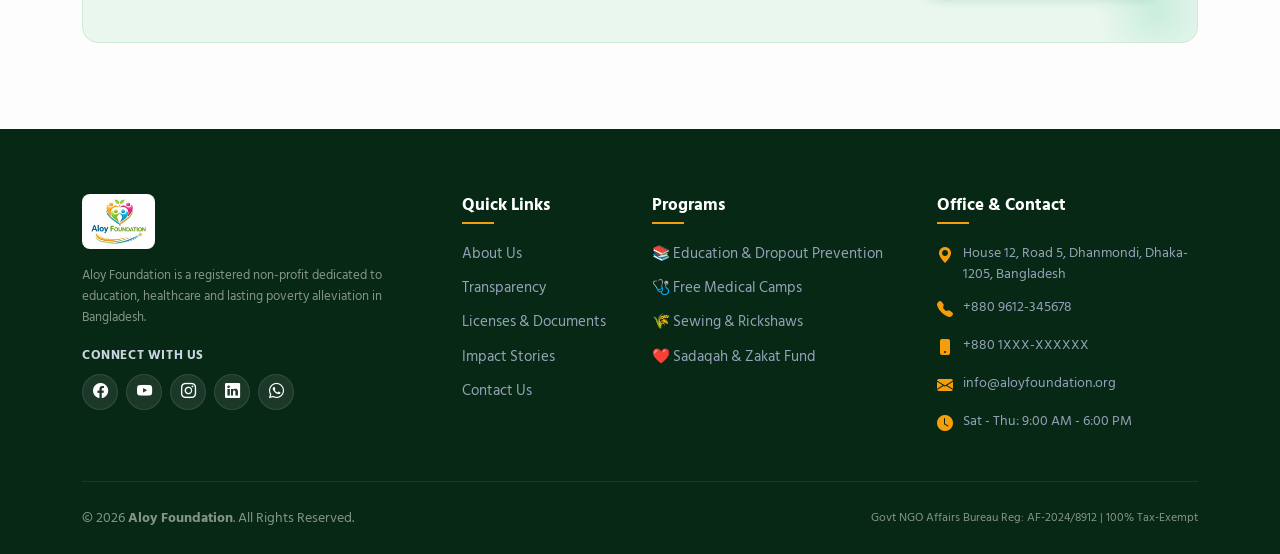
<file: poverty.html>
<!DOCTYPE html>
<html lang="en">
<head>
  <meta charset="UTF-8">
  <meta name="viewport" content="width=device-width, initial-scale=1.0">
  <title>Poverty Alleviation | Aloy Foundation</title>
  <link rel="icon" type="image/jpeg" href="assets/images/logo.jpg">
  <link rel="preconnect" href="https://fonts.googleapis.com">
  <link rel="preconnect" href="https://fonts.gstatic.com" crossorigin>
  <link href="https://fonts.googleapis.com/css2?family=Hind+Siliguri:wght@300;400;500;600;700&family=Plus+Jakarta+Sans:wght@300;400;500;600;700;800&display=swap" rel="stylesheet">
  <link href="https://cdn.jsdelivr.net/npm/bootstrap@5.3.3/dist/css/bootstrap.min.css" rel="stylesheet">
  <link href="https://cdn.jsdelivr.net/npm/bootstrap-icons@1.11.3/font/bootstrap-icons.min.css" rel="stylesheet">
  <link rel="stylesheet" href="assets/css/style.css">
  <link rel="stylesheet" href="assets/css/pages/poverty.css">
</head>
<body class="lang-en">

 <!-- ===== TOP BAR  ===== -->
 <!-- ===== TOP BAR ===== -->
    <div class="top-bar">
      <div
        class="container d-flex flex-wrap justify-content-between align-items-center"
      >
        <div class="d-flex align-items-center gap-3">
          <span class="d-none d-md-inline text-white-50">
            <i class="bi bi-shield-check text-warning me-1"></i>Govt NGO Affairs
            Reg: AF-8912 | 100% Tax-Exempt
          </span>
          <span class="d-flex align-items-center gap-1">
            <i class="bi bi-telephone-fill text-warning"></i>
            <a href="tel:+8809612345678" class="fw-semibold"
              >+880 9612-345678</a
            >
          </span>
        </div>
        <div class="d-flex align-items-center gap-2">
          <a
            href="#donorAuthModal"
            data-bs-toggle="modal"
            class="topbar-donor-link"
          >
            <i class="bi bi-person-fill text-warning"></i>
            <span>Login / Register</span>
          </a>
          <div class="language-switcher-container">
            <div class="language-select-wrapper">
              <span class="language-icon">
                <i class="bi bi-globe"></i>
              </span>
              <select
                id="languageSwitcher"
                class="language-select"
                aria-label="Select Language"
              >
                <option value="en" selected>English</option>
                <option value="bn">বাংলা</option>
                <option value="ar">العربية</option>
                <option value="hi">हिन्दी</option>
              </select>
            </div>
            <div id="google_translate_element"></div>
          </div>
        </div>
      </div>
    </div>

    <!-- ===== NAVBAR ===== -->
    <header class="navbar navbar-expand-lg navbar-main sticky-top">
      <nav class="container">
        <a
          class="navbar-brand d-flex align-items-center gap-2"
          href="index.html"
        >
          <img
            src="assets/images/logo.jpg"
            alt="Aloy Foundation Logo"
            class="rounded"
          />
          <div class="d-flex flex-column">
            <span class="fw-bold fs-5 lh-1" style="color: var(--aloy-blue)">
              Aloy
              <span style="color: var(--aloy-green-dark)">Foundation</span>
            </span>
          </div>
        </a>
        <button
          class="navbar-toggler"
          type="button"
          data-bs-toggle="collapse"
          data-bs-target="#navMain"
        >
          <span class="navbar-toggler-icon"></span>
        </button>
        <div class="collapse navbar-collapse" id="navMain">
          <ul class="navbar-nav mx-auto mb-2 mb-lg-0">
            <li class="nav-item">
              <a class="nav-link active" href="index.html">Home</a>
            </li>
            <li class="nav-item">
              <a class="nav-link" href="about.html">About Us</a>
            </li>
            <li class="nav-item dropdown">
              <a
                class="nav-link dropdown-toggle"
                href="#"
                data-bs-toggle="dropdown"
                >Programs</a
              >
              <ul class="dropdown-menu">
                <li>
                  <a class="dropdown-item fw-bold" href="all_porgrams.html"
                    ><i class="bi bi-grid-fill text-success me-2"></i>All
                    Programs &amp; Projects</a
                  >
                </li>
                <li><hr class="dropdown-divider" /></li>
                <li>
                  <a class="dropdown-item" href="project_details.html"
                    ><i class="bi bi-book-half text-success me-2"></i>Education
                    Program</a
                  >
                </li>
                <li>
                  <a class="dropdown-item" href="healthcare.html"
                    ><i class="bi bi-heart-pulse-fill text-danger me-2"></i
                    >Healthcare Services</a
                  >
                </li>
                <li>
                  <a class="dropdown-item" href="poverty.html"
                    ><i class="bi bi-briefcase-fill text-primary me-2"></i
                    >Poverty Alleviation</a
                  >
                </li>
              </ul>
            </li>
            <li class="nav-item">
              <a class="nav-link" href="transparency.html">Transparency</a>
            </li>
            <li class="nav-item">
              <a class="nav-link" href="documents.html">Cetifications</a>
            </li>
            <li class="nav-item">
              <a class="nav-link" href="stories.html">News & Stories</a>
            </li>
            <li class="nav-item">
              <a class="nav-link" href="contact.html">Contact</a>
            </li>
          </ul>
          <div class="d-flex align-items-center gap-2">
            <button
              type="button"
              class="btn-donor-auth"
              data-bs-toggle="modal"
              data-bs-target="#donorAuthModal"
            >
              <i class="bi bi-person-circle"></i>
              <span>Login</span>
            </button>
            <button
              type="button"
              class="btn-aloy-donate"
              data-bs-toggle="modal"
              data-bs-target="#donationModal"
            >
              <span>Donate</span>
            </button>
          </div>
        </div>
      </nav>
    </header>


  <!-- ===== PAGE HERO ===== -->
  <section class="page-hero">
    <div class="container">
      <div class="page-breadcrumb">
        <a href="index.html"><i class="bi bi-house-door-fill me-1"></i> Home</a> <span>/</span> <span>Our Programs</span> <span>/</span> <span>Poverty Alleviation</span>
      </div>
      <h1 class="page-hero-title">Poverty Alleviation &amp; Self-Reliance</h1>
      <p class="page-hero-lead">
        Transforming dependent and impoverished families into confident, self-sustaining breadwinners through livelihood tools, interest-free capital, and disaster relief.
      </p>
    </div>
  </section>

  <!-- ===== MAIN CONTENT SECTION ===== -->
  <section class="py-5 page-poverty" style="background-color: #fcfdfc; min-height: 500px;">
    <div class="container py-2">
      <!-- Impact Metrics Ribbon -->
      <div class="row g-4 mb-5">
        <div class="col-lg-3 col-sm-6">
          <div class="theme-card text-center p-4">
            <div class="theme-icon-wrap mx-auto">
              <i class="bi bi-people-fill"></i>
            </div>
            <h4 class="fw-bold mb-1">8,200+</h4>
            <p class="text-muted small mb-0">Families Self-Sustained</p>
          </div>
        </div>
        <div class="col-lg-3 col-sm-6">
          <div class="theme-card text-center p-4">
            <div class="theme-icon-wrap mx-auto" style="background: #fef3c7; color: #d97706;">
              <i class="bi bi-scissors"></i>
            </div>
            <h4 class="fw-bold mb-1">2,400+</h4>
            <p class="text-muted small mb-0">Sewing Machines Handed</p>
          </div>
        </div>
        <div class="col-lg-3 col-sm-6">
          <div class="theme-card text-center p-4">
            <div class="theme-icon-wrap mx-auto" style="background: #f3e8ff; color: #9333ea;">
              <i class="bi bi-bicycle"></i>
            </div>
            <h4 class="fw-bold mb-1">1,800+</h4>
            <p class="text-muted small mb-0">Rickshaws &amp; Vans Given</p>
          </div>
        </div>
        <div class="col-lg-3 col-sm-6">
          <div class="theme-card text-center p-4">
            <div class="theme-icon-wrap mx-auto" style="background: #e0f2fe; color: #0284c7;">
              <i class="bi bi-coin"></i>
            </div>
            <h4 class="fw-bold mb-1">100% Non-Interest</h4>
            <p class="text-muted small mb-0">Pure Humanitarian Grant</p>
          </div>
        </div>
      </div>

      <!-- Section Title -->
      <div class="text-center max-w-700 mx-auto mb-4">
        <span class="theme-badge">
          <i class="bi bi-graph-up-arrow"></i> Sustainable Livelihood Models
        </span>
        <h2 class="fw-bold text-dark">Empowering Families to Stand on Their Own Feet</h2>
        <p class="text-muted">
          সাময়িক সাহায্যের চেয়ে স্থায়ী স্বাবলম্বিতা দীর্ঘমেয়াদী দারিদ্র্য বিমোচনের আসল পথ। আমাদের প্রধান প্রকল্পসমূহ:
        </p>
      </div>

      <!-- Key Programs Grid -->
      <div class="row g-4">
        <!-- Card 1 -->
        <div class="col-md-6">
          <div class="theme-card">
            <div class="d-flex align-items-center gap-3 mb-3">
              <div class="theme-icon-wrap mb-0">
                <i class="bi bi-scissors"></i>
              </div>
              <div>
                <h4 class="fw-bold mb-0" style="font-size: 1.2rem;">Women Empowerment with Sewing Machines</h4>
                <span class="text-muted" style="font-size: 0.85rem;">Free Tailoring Training &amp; Machine Gift</span>
              </div>
            </div>
            <p class="text-muted mb-4">
              Widows, abandoned women, and unemployed female heads of families receive a comprehensive 3-month tailoring apprenticeship followed by a brand-new heavy-duty sewing machine, fabrics, and startup orders so they can earn with dignity from home.
            </p>
            <div class="mt-auto d-flex justify-content-between align-items-center pt-3 border-top">
              <span class="badge bg-success-subtle text-success fw-bold px-3 py-2 rounded-pill">
                <i class="bi bi-check2-circle me-1"></i> Dignified Earning
              </span>
              <button type="button" class="btn btn-aloy-primary" data-bs-toggle="modal" data-bs-target="#donationModal">
                Gift a Machine
              </button>
            </div>
          </div>
        </div>

        <!-- Card 2 -->
        <div class="col-md-6">
          <div class="theme-card">
            <div class="d-flex align-items-center gap-3 mb-3">
              <div class="theme-icon-wrap mb-0" style="background: #ffedd5; color: #ea580c;">
                <i class="bi bi-shop"></i>
              </div>
              <div>
                <h4 class="fw-bold mb-0" style="font-size: 1.2rem;">Small Enterprise &amp; Trade Startup Capital</h4>
                <span class="text-muted" style="font-size: 0.85rem;">Grocery Shops, Poultry &amp; Livestock</span>
              </div>
            </div>
            <p class="text-muted mb-4">
              Providing one-time asset grants (such as milking cows, goat rearing pairs, tea-stall inventories, or grocery store seed capital) to landless rural day-laborers. We conduct regular monitoring to ensure the micro-enterprise generates recurring income.
            </p>
            <div class="mt-auto d-flex justify-content-between align-items-center pt-3 border-top">
              <span class="badge bg-warning-subtle text-warning-emphasis fw-bold px-3 py-2 rounded-pill">
                <i class="bi bi-star-fill me-1"></i> Zero Loan Burden
              </span>
              <button type="button" class="btn btn-aloy-primary" data-bs-toggle="modal" data-bs-target="#donationModal">
                Fund Enterprise
              </button>
            </div>
          </div>
        </div>

        <!-- Card 3 -->
        <div class="col-md-6">
          <div class="theme-card">
            <div class="d-flex align-items-center gap-3 mb-3">
              <div class="theme-icon-wrap mb-0" style="background: #e0f2fe; color: #0284c7;">
                <i class="bi bi-bicycle"></i>
              </div>
              <div>
                <h4 class="fw-bold mb-0" style="font-size: 1.2rem;">Rickshaws &amp; Utility Cargo Vans</h4>
                <span class="text-muted" style="font-size: 0.85rem;">Daily Income Ownership for Breadwinners</span>
              </div>
            </div>
            <p class="text-muted mb-4">
              Most rickshaw pullers pay steep daily rental fees to garage owners, keeping them forever impoverished. By handing over complete free ownership of cycle-rickshaws and cargo vans, daily earnings triple immediately and directly feed their families.
            </p>
            <div class="mt-auto d-flex justify-content-between align-items-center pt-3 border-top">
              <span class="badge bg-info-subtle text-info-emphasis fw-bold px-3 py-2 rounded-pill">
                <i class="bi bi-wallet2 me-1"></i> Immediate Daily Cashflow
              </span>
              <button type="button" class="btn btn-aloy-primary" data-bs-toggle="modal" data-bs-target="#donationModal">
                Gift a Rickshaw
              </button>
            </div>
          </div>
        </div>

        <!-- Card 4 -->
        <div class="col-md-6">
          <div class="theme-card">
            <div class="d-flex align-items-center gap-3 mb-3">
              <div class="theme-icon-wrap mb-0" style="background: #f3e8ff; color: #9333ea;">
                <i class="bi bi-house-heart-fill"></i>
              </div>
              <div>
                <h4 class="fw-bold mb-0" style="font-size: 1.2rem;">Disaster Rehabilitation &amp; Safe Homes</h4>
                <span class="text-muted" style="font-size: 0.85rem;">Flood, River Erosion &amp; Winter Relief</span>
              </div>
            </div>
            <p class="text-muted mb-4">
              When natural catastrophes strike char and riverbank settlements, vulnerable families lose everything in hours. We deliver emergency food packs, emergency dry shelter, warm blankets, and construct durable raised tin-shed houses for displaced families.
            </p>
            <div class="mt-auto d-flex justify-content-between align-items-center pt-3 border-top">
              <span class="badge bg-primary-subtle text-primary fw-bold px-3 py-2 rounded-pill">
                <i class="bi bi-umbrella-fill me-1"></i> Climate Resilient Housing
              </span>
              <button type="button" class="btn btn-aloy-primary" data-bs-toggle="modal" data-bs-target="#donationModal">
                Rebuild a Home
              </button>
            </div>
          </div>
        </div>
      </div>

      <!-- Bottom CTA Banner Matching documents.html -->
      <div class="theme-contact-banner">
        <div class="d-flex align-items-center gap-3">
          <div class="banner-icon-box">
            <i class="bi bi-box2-heart-fill"></i>
          </div>
          <div>
            <h3 class="banner-title">Make a Lasting Impact Today</h3>
            <p class="banner-subtitle">
              Sponsoring a livelihood asset frees an entire family from generational poverty forever.
            </p>
          </div>
        </div>
        <div>
          <button type="button" class="btn btn-aloy-primary" data-bs-toggle="modal" data-bs-target="#donationModal" style="padding: 10px 24px; font-size: 0.95rem;">
            <i class="bi bi-heart-fill me-2"></i> Donate for Self-Reliance
          </button>
        </div>
      </div>
    </div>
  </section>

  <!-- ===== FOOTER ===== -->
  <footer class="footer-main">
    <div class="container">
      <div class="row g-4">
        <!-- Col 1: Brand & Social -->
        <div class="col-lg-4 col-md-6">
          <div class="footer-logo">
            <img src="assets/images/logo.jpg" alt="Aloy Foundation" />
          </div>
          <p class="small text-white-50 pe-lg-3">
            Aloy Foundation is a registered non-profit dedicated to education,
            healthcare and lasting poverty alleviation in Bangladesh.
          </p>
          <div class="footer-social-wrap mt-3">
            <span class="footer-social-title">Connect With Us</span>
            <div class="social-links mt-2">
              <a href="https://facebook.com" target="_blank" rel="noopener" class="social-fb" title="Facebook"><i class="bi bi-facebook"></i></a>
              <a href="https://youtube.com" target="_blank" rel="noopener" class="social-yt" title="YouTube"><i class="bi bi-youtube"></i></a>
              <a href="https://instagram.com" target="_blank" rel="noopener" class="social-ig" title="Instagram"><i class="bi bi-instagram"></i></a>
              <a href="https://linkedin.com" target="_blank" rel="noopener" class="social-li" title="LinkedIn"><i class="bi bi-linkedin"></i></a>
              <a href="https://wa.me/8801XXXXXXXXX" target="_blank" rel="noopener" class="social-wa" title="WhatsApp"><i class="bi bi-whatsapp"></i></a>
            </div>
          </div>
        </div>

        <!-- Col 2: Quick Links -->
        <div class="col-6 col-lg-2 col-md-3">
          <h5 class="footer-heading">Quick Links</h5>
          <ul class="footer-links">
            <li><a href="about.html">About Us</a></li>
            <li><a href="transparency.html">Transparency</a></li>
            <li><a href="documents.html">Licenses &amp; Documents</a></li>
            <li><a href="stories.html">Impact Stories</a></li>
            <li><a href="contact.html">Contact Us</a></li>
          </ul>
        </div>

        <!-- Col 3: Programs -->
        <div class="col-6 col-lg-3 col-md-3">
          <h5 class="footer-heading">Programs</h5>
          <ul class="footer-links">
            <li>
              <a href="education.html"
                >📚 Education &amp; Dropout Prevention</a
              >
            </li>
            <li><a href="healthcare.html">🩺 Free Medical Camps</a></li>
            <li>
              <a href="poverty.html">🌾 Sewing &amp; Rickshaws</a>
            </li>
            <li>
              <a href="index.html#other-ways-to-donate">❤️ Sadaqah &amp; Zakat Fund</a>
            </li>
          </ul>
        </div>

        <!-- Col 4: Contact & Office Address -->
        <div class="col-lg-3 col-md-6">
          <h5 class="footer-heading">Office &amp; Contact</h5>
          <ul class="footer-contact-list">
            <li>
              <i class="bi bi-geo-alt-fill"></i>
              <span>House 12, Road 5, Dhanmondi, Dhaka-1205, Bangladesh</span>
            </li>
            <li>
              <i class="bi bi-telephone-fill"></i>
              <a href="tel:+8809612345678">+880 9612-345678</a>
            </li>
            <li>
              <i class="bi bi-phone-fill"></i>
              <a href="tel:+8801XXXXXXXXX">+880 1XXX-XXXXXX</a>
            </li>
            <li>
              <i class="bi bi-envelope-fill"></i>
              <a href="mailto:info@aloyfoundation.org">info@aloyfoundation.org</a>
            </li>
            <li>
              <i class="bi bi-clock-fill"></i>
              <span>Sat - Thu: 9:00 AM - 6:00 PM</span>
            </li>
          </ul>
        </div>
      </div>

      <div
        class="footer-bottom d-flex flex-wrap justify-content-between align-items-center text-white-50 gap-2"
      >
        <div>
          © 2026 <strong>Aloy Foundation</strong>. All Rights Reserved.
        </div>
        <div class="small">Govt NGO Affairs Bureau Reg: AF-2024/8912 | 100% Tax-Exempt</div>
      </div>
    </div>
  </footer>

  <!-- ===== DONATION MODAL ===== -->
  <div class="modal fade" id="donationModal" tabindex="-1" aria-hidden="true">
    <div class="modal-dialog modal-dialog-centered modal-lg"><div class="modal-content">
      <div class="modal-header border-0 pb-0">
        <div class="d-flex align-items-center gap-2"><img src="assets/images/logo.jpg" alt="" style="height:38px">
          <h5 class="modal-title fw-bold">Online Donation Portal</h5></div>
        <button type="button" class="btn-close" data-bs-dismiss="modal"></button>
      </div>
      <div class="modal-body p-4">
        <div id="donationFormStep">
          <div class="row g-3 mb-3">
            <div class="col-md-6">
              <label class="form-label small fw-bold">Donation Cause</label>
              <select id="modalCauseSelect" class="form-select">
                <option value="education">📚 Child Education &amp; School Feeding</option>
                <option value="healthcare">🩺 Free Healthcare &amp; Medicine</option>
                <option value="poverty">🌾 Livelihood &amp; Self-Reliance</option>
                <option value="general">🌐 General Humanitarian Fund</option>
              </select>
            </div>
            <div class="col-md-6">
              <label class="form-label small fw-bold">Donation Amount</label>
              <div class="input-group"><span class="input-group-text fw-bold bg-light" id="modalCurrencySymbol">৳</span>
                <input type="number" id="modalDonationAmount" class="form-control" value="1000" min="10"></div>
            </div>
          </div>
          <div class="row g-3 mb-3">
            <div class="col-md-6"><input type="text" id="donorFullName" class="form-control form-control-sm" placeholder="Full name"></div>
            <div class="col-md-6"><input type="tel" id="donorPhone" class="form-control form-control-sm" placeholder="Phone number"></div>
          </div>
          <div class="row g-2 mb-3">
          <div class="col-4 col-md-2"><div class="payment-method-card active" data-method="bkash"><img src="assets/images/mfs/bkash.png" alt="bKash" style="height: 20px; width: 20px; object-fit: contain; margin-bottom: 2px;" class="mx-auto d-block"><span class="fw-bold d-block">bKash</span></div></div>
          <div class="col-4 col-md-2"><div class="payment-method-card" data-method="nagad"><img src="assets/images/mfs/nagad.png" alt="Nagad" style="height: 20px; width: 20px; object-fit: contain; margin-bottom: 2px;" class="mx-auto d-block"><span class="fw-bold d-block">Nagad</span></div></div>
          <div class="col-4 col-md-2"><div class="payment-method-card" data-method="rocket"><img src="assets/images/mfs/rocket.png" alt="Rocket" style="height: 20px; width: 20px; object-fit: contain; margin-bottom: 2px;" class="mx-auto d-block"><span class="fw-bold d-block">Rocket</span></div></div>
          <div class="col-4 col-md-2"><div class="payment-method-card" data-method="cards"><span class="fw-bold d-block">Cards</span></div></div>
          <div class="col-4 col-md-2"><div class="payment-method-card" data-method="stripe"><span class="fw-bold d-block">Stripe</span></div></div>
          <div class="col-4 col-md-2"><div class="payment-method-card" data-method="paypal"><span class="fw-bold d-block">PayPal</span></div></div>
          </div>
          <div id="bkashInstructions" class="p-3 bg-light rounded-3 border small mb-3">Merchant number: <strong>01700-000000</strong> (Make Payment). Write your name as reference.</div>
          <div id="cardInstructions" class="p-3 bg-light rounded-3 border small mb-3 d-none">You can give by card or PayPal through a secure gateway.</div>
          <button type="button" id="btnSubmitDonation" class="btn-aloy-donate w-100 py-3 justify-content-center">Confirm Donation &amp; Generate Receipt</button>
        </div>
        <div id="donationReceiptStep" class="d-none text-center py-4">
          <i class="bi bi-check-circle-fill text-success" style="font-size:3.5rem"></i>
          <h4 class="fw-bold mt-2">Thank you for your generosity!</h4>
          <div class="card p-3 bg-light text-start mx-auto my-3" style="max-width:450px">
            <div class="d-flex justify-content-between mb-2"><span class="text-muted small">Receipt No</span><strong id="receiptTxnId"></strong></div>
            <div class="d-flex justify-content-between mb-2"><span class="text-muted small">Donor</span><strong id="receiptDonorName"></strong></div>
            <div class="d-flex justify-content-between mb-2"><span class="text-muted small">Cause</span><strong id="receiptCause"></strong></div>
            <div class="d-flex justify-content-between mb-2"><span class="text-muted small">Amount</span><strong id="receiptAmount"></strong></div>
            <div class="d-flex justify-content-between"><span class="text-muted small">Date</span><span id="receiptDate"></span></div>
          </div>
          <button class="btn btn-outline-secondary btn-sm me-2" onclick="window.print()">Print Receipt</button>
          <button class="btn btn-primary btn-sm" data-bs-dismiss="modal">Done</button>
        </div>
      </div>
    </div></div>
  </div>

  <script src="https://cdn.jsdelivr.net/npm/bootstrap@5.3.3/dist/js/bootstrap.bundle.min.js"></script>
    <script src="assets/js/main.js"></script>
    <script src="https://code.jquery.com/jquery-3.7.1.min.js"></script>
    <script src="https://cdnjs.cloudflare.com/ajax/libs/OwlCarousel2/2.3.4/owl.carousel.min.js"></script>
    <script>
      // ১. Google Translate Initialization
      function googleTranslateElementInit() {
        new google.translate.TranslateElement(
          {
            pageLanguage: "en",
            includedLanguages: "en,bn,ar,hi",
            autoDisplay: false,
          },
          "google_translate_element",
        );
      }

      // ২. কুকি সেট ও ক্লিয়ার করার হেল্পার ফাংশন
      function setGoogleTranslateCookie(lang) {
        const host = window.location.hostname;
        const domain = host.replace(/^www\./, "");

        if (lang === "en") {
          // মূল ভাষায় (English) ফিরলে কুকি ক্লিয়ার করুন
          document.cookie =
            "googtrans=; expires=Thu, 01 Jan 1970 00:00:00 UTC; path=/;";
          document.cookie =
            "googtrans=; expires=Thu, 01 Jan 1970 00:00:00 UTC; path=/; domain=" +
            host +
            ";";
          if (domain !== host) {
            document.cookie =
              "googtrans=; expires=Thu, 01 Jan 1970 00:00:00 UTC; path=/; domain=." +
              domain +
              ";";
          }
        } else {
          // নির্বাচিত ভাষার কুকি সেট করুন
          document.cookie = "googtrans=/en/" + lang + "; path=/;";
          document.cookie =
            "googtrans=/en/" + lang + "; domain=" + host + "; path=/;";
          if (domain !== host) {
            document.cookie =
              "googtrans=/en/" + lang + "; domain=." + domain + "; path=/;";
          }
        }
      }

      // ৩. ড্রপডাউন হ্যান্ডলার এবং সিঙ্ক লজিক
      document.addEventListener("DOMContentLoaded", function () {
        const languageSwitcher = document.getElementById("languageSwitcher");
        if (!languageSwitcher) return;

        // আগে কোনো ভাষা সিলেক্ট করা থাকলে পেজ লোডে ড্রপডাউনে তা ঠিক রাখা
        const match = document.cookie.match(/googtrans=\/en\/([a-z]{2})/i);
        if (match && match[1]) {
          languageSwitcher.value = match[1];
        }

        // ভাষা পরিবর্তন ইভেন্ট
        languageSwitcher.addEventListener("change", function () {
          const selectedLang = this.value;

          // কুকি সেট করুন
          setGoogleTranslateCookie(selectedLang);

          let attempts = 0;
          const interval = setInterval(function () {
            const googleSelect = document.querySelector(".goog-te-combo");
            attempts++;

            if (googleSelect) {
              clearInterval(interval);
              googleSelect.value = selectedLang;
              googleSelect.dispatchEvent(
                new Event("change", { bubbles: true }),
              );
            }

            // নেটওয়ার্ক স্লো হলে বা গুগল কম্বো না পাওয়া গেলে রিলোড দিয়ে ট্রান্সলেট নিশ্চিত করা
            if (attempts >= 25) {
              clearInterval(interval);
              window.location.reload();
            }
          }, 100);
        });
      });

      // ৪. টপ ব্যানার হাইড রাখা ও বডি ফিক্স
      const cleanGoogleTranslateBanner = () => {
        document
          .querySelectorAll(
            ".goog-te-banner-frame, iframe.goog-te-banner-frame, .goog-te-banner-frame.skiptranslate, iframe[id^=':'][id$='.container']",
          )
          .forEach(function (el) {
            el.style.setProperty("display", "none", "important");
            el.style.setProperty("visibility", "hidden", "important");
          });

        if (
          document.body &&
          document.body.style.top !== "0px" &&
          document.body.style.top !== ""
        ) {
          document.body.style.setProperty("top", "0px", "important");
        }
      };

      const toolbarObserver = new MutationObserver(cleanGoogleTranslateBanner);

      document.addEventListener("DOMContentLoaded", function () {
        toolbarObserver.observe(document.documentElement, {
          childList: true,
          subtree: true,
          attributes: true,
          attributeFilter: ["style", "class"],
        });
      });

      // গুগল যেন কোনোভাবেই বডি পুশ করতে না পারে
      setInterval(function () {
        if (
          document.body &&
          document.body.style.top !== "0px" &&
          document.body.style.top !== ""
        ) {
          document.body.style.top = "0px";
        }
      }, 200);
    </script>
    <!-- Google Translate API -->
    <script src="https://translate.google.com/translate_a/element.js?cb=googleTranslateElementInit"></script>
</body>
</html>
</file>
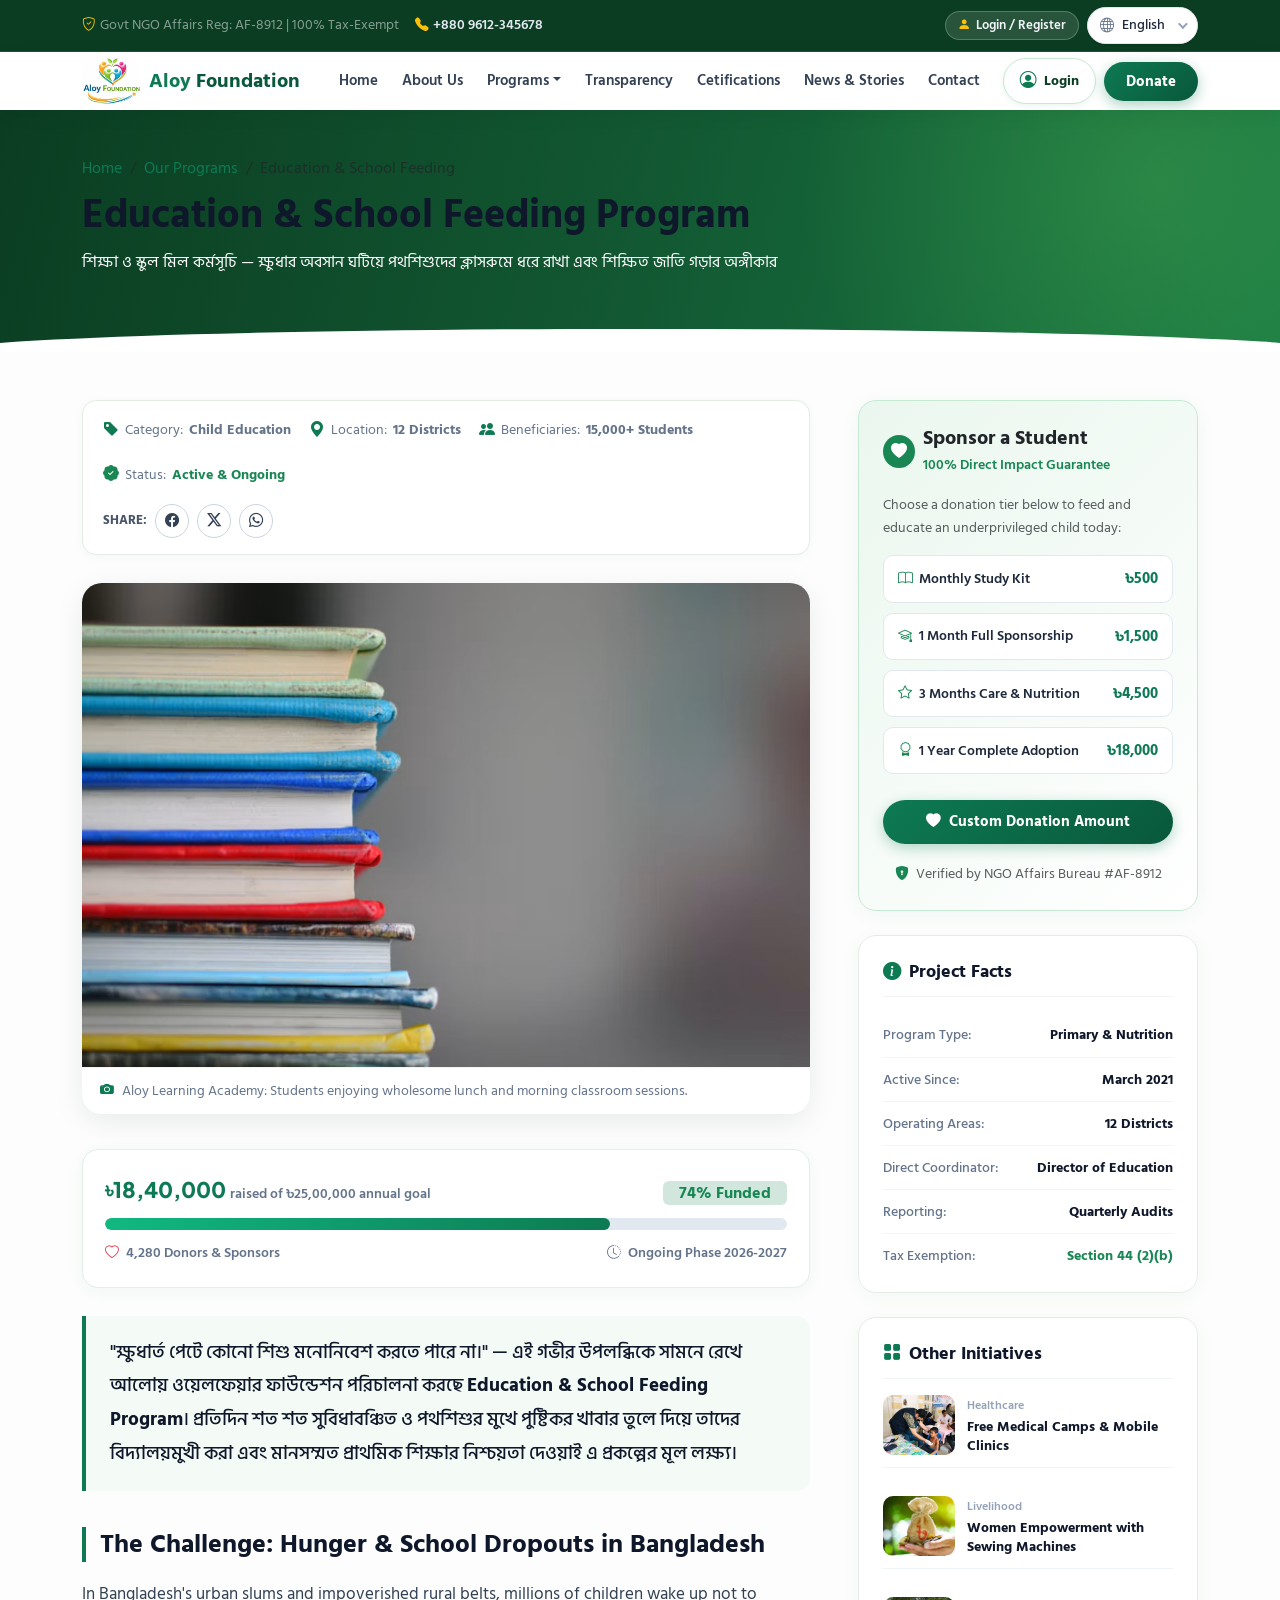
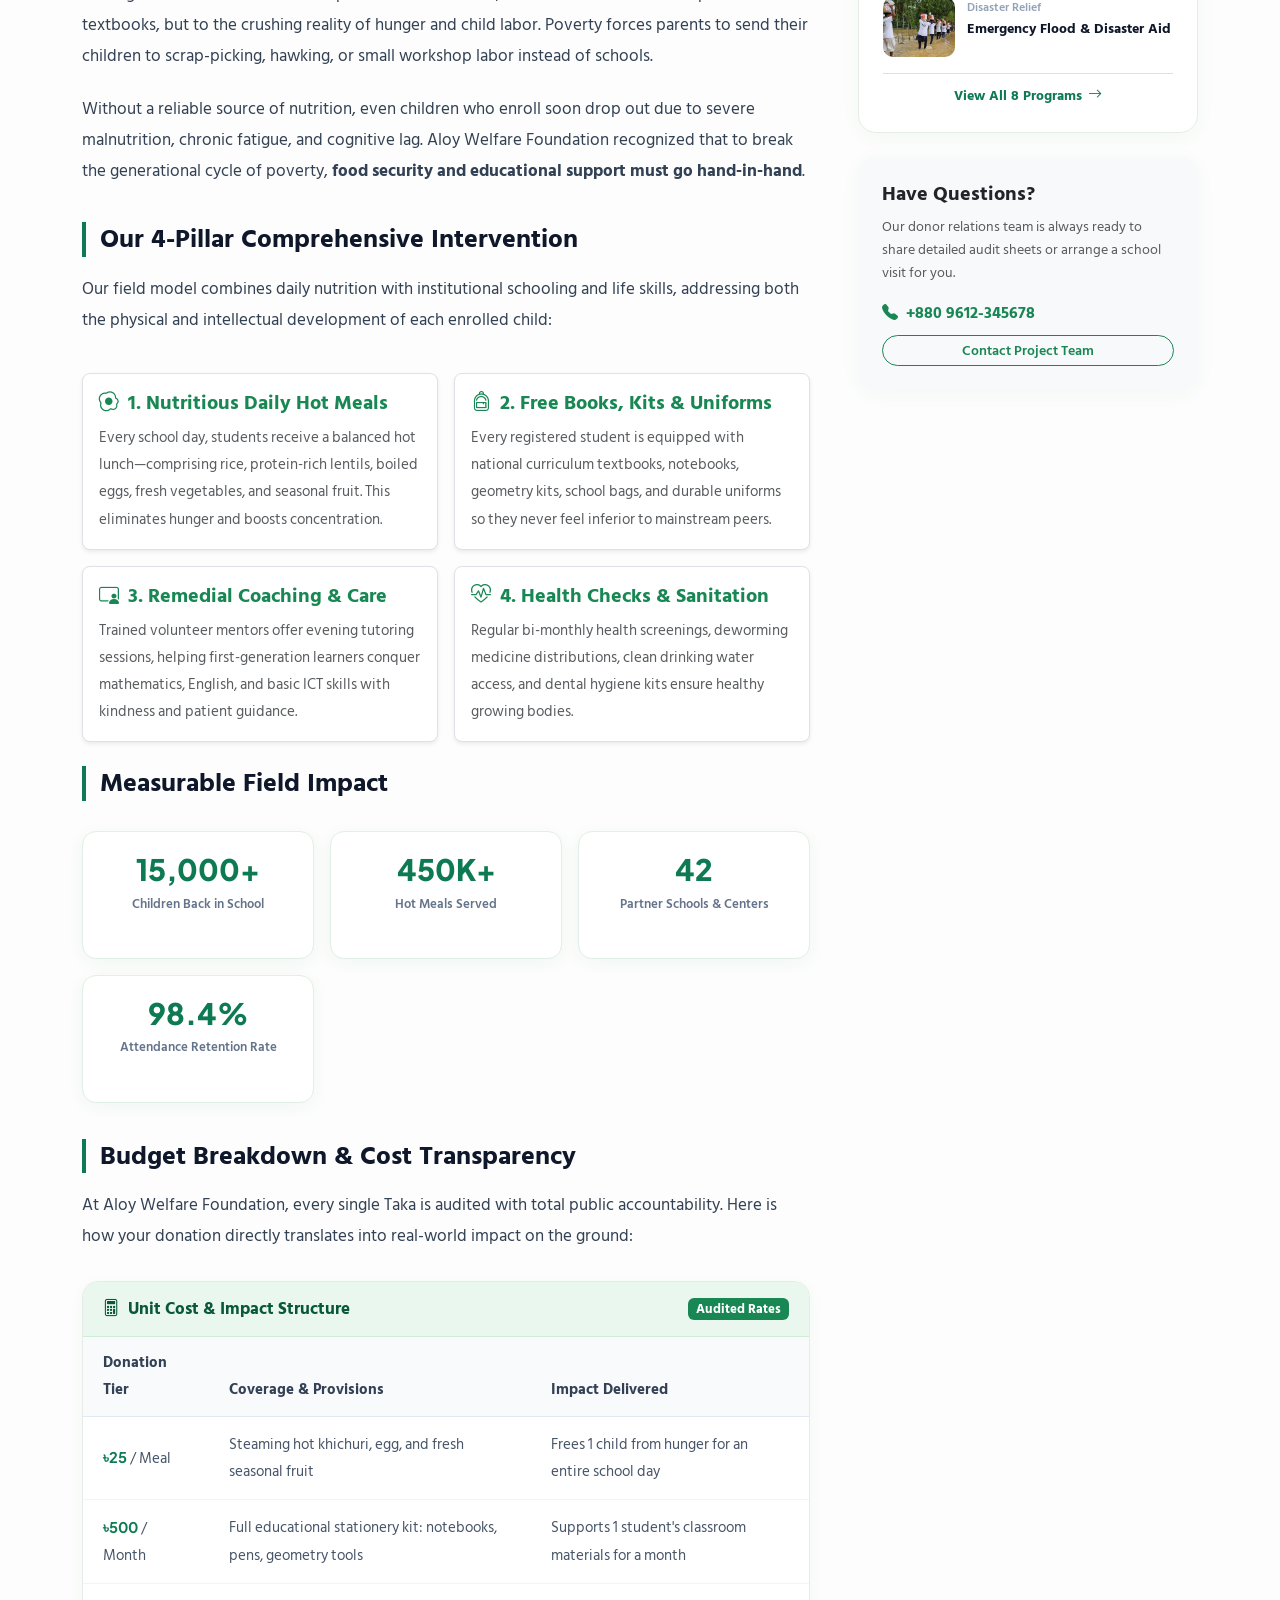
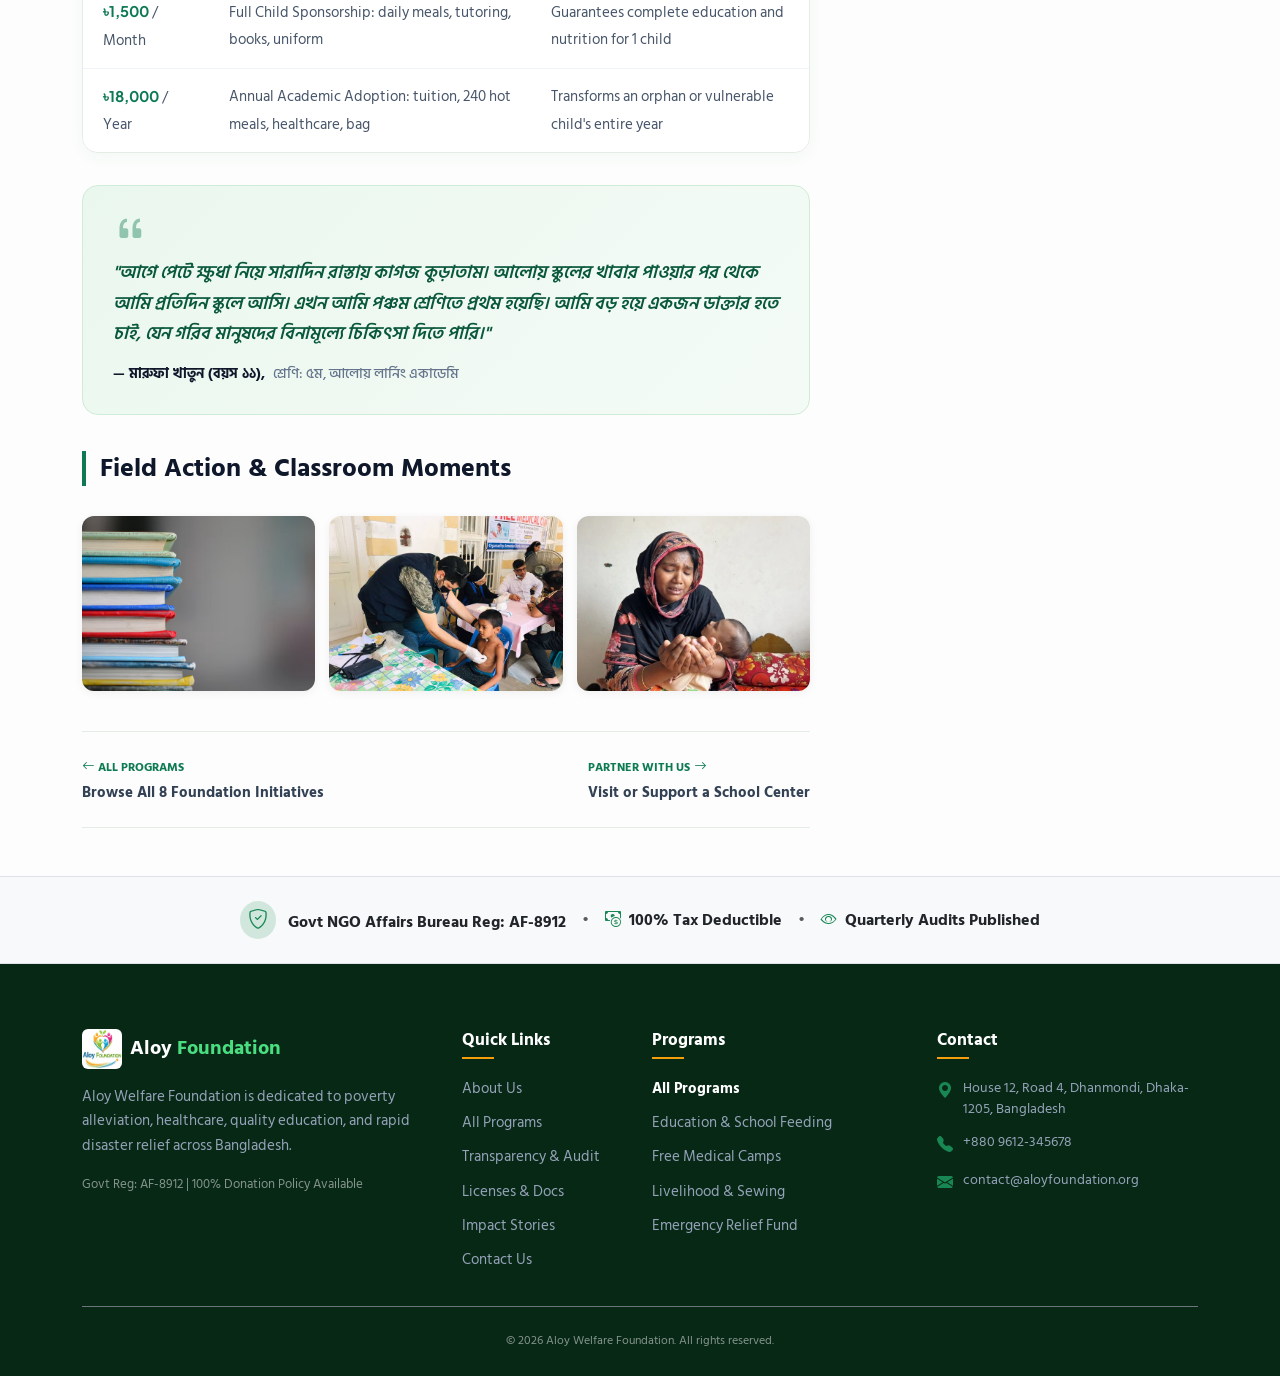
<file: project_details.html>
<!doctype html>
<html lang="en">
  <head>
    <meta charset="UTF-8" />
    <meta name="viewport" content="width=device-width, initial-scale=1.0" />
    <title>Education &amp; School Feeding Program | Aloy Welfare Foundation</title>
    <link rel="icon" type="image/jpeg" href="assets/images/logo.jpg" />
    <link rel="preconnect" href="https://fonts.googleapis.com" />
    <link rel="preconnect" href="https://fonts.gstatic.com" crossorigin />
    <link
      href="https://fonts.googleapis.com/css2?family=Hind+Siliguri:wght@300;400;500;600;700&family=Plus+Jakarta+Sans:wght@300;400;500;600;700;800&display=swap"
      rel="stylesheet"
    />
    <link
      href="https://cdn.jsdelivr.net/npm/bootstrap@5.3.3/dist/css/bootstrap.min.css"
      rel="stylesheet"
    />
    <link
      href="https://cdn.jsdelivr.net/npm/bootstrap-icons@1.11.3/font/bootstrap-icons.min.css"
      rel="stylesheet"
    />
    <link rel="stylesheet" href="assets/css/style.css" />
    <link rel="stylesheet" href="assets/css/responsive.css" />
    <link rel="stylesheet" href="assets/css/pages/story-details.css" />
    <link rel="stylesheet" href="assets/css/pages/programs.css" />
  </head>
  <body class="lang-en page-project-details">
    <!-- ===== TOP BAR ===== -->
    <div class="top-bar">
      <div
        class="container d-flex flex-wrap justify-content-between align-items-center"
      >
        <div class="d-flex align-items-center gap-3">
          <span class="d-none d-md-inline text-white-50">
            <i class="bi bi-shield-check text-warning me-1"></i>Govt NGO Affairs
            Reg: AF-8912 | 100% Tax-Exempt
          </span>
          <span class="d-flex align-items-center gap-1">
            <i class="bi bi-telephone-fill text-warning"></i>
            <a href="tel:+8809612345678" class="fw-semibold"
              >+880 9612-345678</a
            >
          </span>
        </div>
        <div class="d-flex align-items-center gap-2">
          <a
            href="#donorAuthModal"
            data-bs-toggle="modal"
            class="topbar-donor-link"
          >
            <i class="bi bi-person-fill text-warning"></i>
            <span>Login / Register</span>
          </a>
          <div class="language-switcher-container">
            <div class="language-select-wrapper">
              <span class="language-icon">
                <i class="bi bi-globe"></i>
              </span>
              <select
                id="languageSwitcher"
                class="language-select"
                aria-label="Select Language"
              >
                <option value="en" selected>English</option>
                <option value="bn">বাংলা</option>
                <option value="ar">العربية</option>
                <option value="hi">हिन्दी</option>
              </select>
            </div>
            <div id="google_translate_element"></div>
          </div>
        </div>
      </div>
    </div>

    <!-- ===== NAVBAR ===== -->
    <header class="navbar navbar-expand-lg navbar-main sticky-top">
      <nav class="container">
        <a
          class="navbar-brand d-flex align-items-center gap-2"
          href="index.html"
        >
          <img
            src="assets/images/logo.jpg"
            alt="Aloy Foundation Logo"
            class="rounded"
          />
          <div class="d-flex flex-column">
            <span class="fw-bold fs-5 lh-1" style="color: var(--aloy-blue)">
              Aloy
              <span style="color: var(--aloy-green-dark)">Foundation</span>
            </span>
          </div>
        </a>
        <button
          class="navbar-toggler"
          type="button"
          data-bs-toggle="collapse"
          data-bs-target="#navMain"
        >
          <span class="navbar-toggler-icon"></span>
        </button>
        <div class="collapse navbar-collapse" id="navMain">
          <ul class="navbar-nav mx-auto mb-2 mb-lg-0">
            <li class="nav-item">
              <a class="nav-link active" href="index.html">Home</a>
            </li>
            <li class="nav-item">
              <a class="nav-link" href="about.html">About Us</a>
            </li>
            <li class="nav-item dropdown">
              <a
                class="nav-link dropdown-toggle"
                href="#"
                data-bs-toggle="dropdown"
                >Programs</a
              >
              <ul class="dropdown-menu">
                <li>
                  <a class="dropdown-item fw-bold" href="all_porgrams.html"
                    ><i class="bi bi-grid-fill text-success me-2"></i>All
                    Programs &amp; Projects</a
                  >
                </li>
                <li><hr class="dropdown-divider" /></li>
                <li>
                  <a class="dropdown-item" href="project_details.html"
                    ><i class="bi bi-book-half text-success me-2"></i>Education
                    Program</a
                  >
                </li>
                <li>
                  <a class="dropdown-item" href="healthcare.html"
                    ><i class="bi bi-heart-pulse-fill text-danger me-2"></i
                    >Healthcare Services</a
                  >
                </li>
                <li>
                  <a class="dropdown-item" href="poverty.html"
                    ><i class="bi bi-briefcase-fill text-primary me-2"></i
                    >Poverty Alleviation</a
                  >
                </li>
              </ul>
            </li>
            <li class="nav-item">
              <a class="nav-link" href="transparency.html">Transparency</a>
            </li>
            <li class="nav-item">
              <a class="nav-link" href="documents.html">Cetifications</a>
            </li>
            <li class="nav-item">
              <a class="nav-link" href="stories.html">News & Stories</a>
            </li>
            <li class="nav-item">
              <a class="nav-link" href="contact.html">Contact</a>
            </li>
          </ul>
          <div class="d-flex align-items-center gap-2">
            <button
              type="button"
              class="btn-donor-auth"
              data-bs-toggle="modal"
              data-bs-target="#donorAuthModal"
            >
              <i class="bi bi-person-circle"></i>
              <span>Login</span>
            </button>
            <button
              type="button"
              class="btn-aloy-donate"
              data-bs-toggle="modal"
              data-bs-target="#donationModal"
            >
              <span>Donate</span>
            </button>
          </div>
        </div>
      </nav>
    </header>


    <!-- ===== BREADCRUMB HERO ===== -->
    <section class="page-hero">
      <div class="container">
        <nav aria-label="breadcrumb">
          <ol class="breadcrumb mb-2">
            <li class="breadcrumb-item"><a href="index.html">Home</a></li>
            <li class="breadcrumb-item"><a href="all_porgrams.html">Our Programs</a></li>
            <li class="breadcrumb-item active" aria-current="page">
              Education &amp; School Feeding
            </li>
          </ol>
        </nav>
        <h1 class="page-title">Education &amp; School Feeding Program</h1>
        <p class="page-subtitle">
          শিক্ষা ও স্কুল মিল কর্মসূচি — ক্ষুধার অবসান ঘটিয়ে পথশিশুদের ক্লাসরুমে ধরে রাখা এবং শিক্ষিত জাতি গড়ার অঙ্গীকার
        </p>
      </div>
    </section>

    <!-- ===== MAIN CONTENT SECTION ===== -->
    <main class="py-5">
      <div class="container">
        <div class="row g-4 g-lg-5">
          <!-- Left Column: Project Details -->
          <div class="col-12 col-lg-8">
            <!-- Project Meta Bar -->
            <div class="project-meta-bar">
              <div class="project-meta-items">
                <span class="project-meta-item">
                  <i class="bi bi-tag-fill"></i> Category: <strong>Child Education</strong>
                </span>
                <span class="project-meta-item">
                  <i class="bi bi-geo-alt-fill"></i> Location: <strong>12 Districts</strong>
                </span>
                <span class="project-meta-item">
                  <i class="bi bi-people-fill"></i> Beneficiaries: <strong>15,000+ Students</strong>
                </span>
                <span class="project-meta-item">
                  <i class="bi bi-patch-check-fill text-success"></i> Status: <strong class="text-success">Active &amp; Ongoing</strong>
                </span>
              </div>
              <div class="story-share-wrap">
                <span class="story-share-label">Share:</span>
                <a href="#" class="btn-share" title="Share on Facebook"><i class="bi bi-facebook"></i></a>
                <a href="#" class="btn-share" title="Share on Twitter"><i class="bi bi-twitter-x"></i></a>
                <a href="#" class="btn-share" title="Share on WhatsApp"><i class="bi bi-whatsapp"></i></a>
              </div>
            </div>

            <!-- Featured Hero Image -->
            <div class="story-featured-media">
              <img
                src="assets/images/programs/1.jpg"
                alt="Education & School Feeding Program"
              />
              <div class="story-media-caption">
                <i class="bi bi-camera-fill"></i>
                <span>Aloy Learning Academy: Students enjoying wholesome lunch and morning classroom sessions.</span>
              </div>
            </div>

            <!-- Funding Progress Bar Box -->
            <div class="project-funding-card">
              <div class="funding-progress-header">
                <div>
                  <span class="funding-raised-text">৳18,40,000</span>
                  <span class="funding-target-text">raised of ৳25,00,000 annual goal</span>
                </div>
                <span class="badge bg-success-subtle text-success fs-6 px-3 py-1 fw-bold">74% Funded</span>
              </div>
              <div class="project-progress">
                <div class="project-progress-bar" style="width: 74%;"></div>
              </div>
              <div class="funding-stats-row">
                <span><i class="bi bi-heart text-danger me-1"></i> 4,280 Donors &amp; Sponsors</span>
                <span><i class="bi bi-clock-history me-1"></i> Ongoing Phase 2026-2027</span>
              </div>
            </div>

            <!-- Detailed Editorial Content -->
            <article class="story-article-content">
              <div class="story-lead-paragraph">
                "ক্ষুধার্ত পেটে কোনো শিশু মনোনিবেশ করতে পারে না।" — এই গভীর উপলব্ধিকে সামনে রেখে আলোয় ওয়েলফেয়ার ফাউন্ডেশন পরিচালনা করছে <strong>Education &amp; School Feeding Program</strong>। প্রতিদিন শত শত সুবিধাবঞ্চিত ও পথশিশুর মুখে পুষ্টিকর খাবার তুলে দিয়ে তাদের বিদ্যালয়মুখী করা এবং মানসম্মত প্রাথমিক শিক্ষার নিশ্চয়তা দেওয়াই এ প্রকল্পের মূল লক্ষ্য।
              </div>

              <h2>The Challenge: Hunger &amp; School Dropouts in Bangladesh</h2>
              <p>
                In Bangladesh's urban slums and impoverished rural belts, millions of children wake up not to textbooks, but to the crushing reality of hunger and child labor. Poverty forces parents to send their children to scrap-picking, hawking, or small workshop labor instead of schools.
              </p>
              <p>
                Without a reliable source of nutrition, even children who enroll soon drop out due to severe malnutrition, chronic fatigue, and cognitive lag. Aloy Welfare Foundation recognized that to break the generational cycle of poverty, <strong>food security and educational support must go hand-in-hand</strong>.
              </p>

              <h2>Our 4-Pillar Comprehensive Intervention</h2>
              <p>
                Our field model combines daily nutrition with institutional schooling and life skills, addressing both the physical and intellectual development of each enrolled child:
              </p>

              <div class="row g-3 my-2">
                <div class="col-12 col-md-6">
                  <div class="p-3 bg-white rounded-3 border border-1 h-100 shadow-sm">
                    <h5 class="fw-bold text-success mb-2">
                      <i class="bi bi-egg-fried me-1"></i> 1. Nutritious Daily Hot Meals
                    </h5>
                    <p class="small text-muted mb-0">
                      Every school day, students receive a balanced hot lunch—comprising rice, protein-rich lentils, boiled eggs, fresh vegetables, and seasonal fruit. This eliminates hunger and boosts concentration.
                    </p>
                  </div>
                </div>
                <div class="col-12 col-md-6">
                  <div class="p-3 bg-white rounded-3 border border-1 h-100 shadow-sm">
                    <h5 class="fw-bold text-success mb-2">
                      <i class="bi bi-backpack me-1"></i> 2. Free Books, Kits &amp; Uniforms
                    </h5>
                    <p class="small text-muted mb-0">
                      Every registered student is equipped with national curriculum textbooks, notebooks, geometry kits, school bags, and durable uniforms so they never feel inferior to mainstream peers.
                    </p>
                  </div>
                </div>
                <div class="col-12 col-md-6">
                  <div class="p-3 bg-white rounded-3 border border-1 h-100 shadow-sm">
                    <h5 class="fw-bold text-success mb-2">
                      <i class="bi bi-person-video3 me-1"></i> 3. Remedial Coaching &amp; Care
                    </h5>
                    <p class="small text-muted mb-0">
                      Trained volunteer mentors offer evening tutoring sessions, helping first-generation learners conquer mathematics, English, and basic ICT skills with kindness and patient guidance.
                    </p>
                  </div>
                </div>
                <div class="col-12 col-md-6">
                  <div class="p-3 bg-white rounded-3 border border-1 h-100 shadow-sm">
                    <h5 class="fw-bold text-success mb-2">
                      <i class="bi bi-heart-pulse me-1"></i> 4. Health Checks &amp; Sanitation
                    </h5>
                    <p class="small text-muted mb-0">
                      Regular bi-monthly health screenings, deworming medicine distributions, clean drinking water access, and dental hygiene kits ensure healthy growing bodies.
                    </p>
                  </div>
                </div>
              </div>

              <!-- Impact Stats Grid -->
              <h2 class="mt-4">Measurable Field Impact</h2>
              <div class="story-stats-grid">
                <div class="story-stat-card">
                  <div class="story-stat-num">15,000+</div>
                  <p class="story-stat-lbl">Children Back in School</p>
                </div>
                <div class="story-stat-card">
                  <div class="story-stat-num">450K+</div>
                  <p class="story-stat-lbl">Hot Meals Served</p>
                </div>
                <div class="story-stat-card">
                  <div class="story-stat-num">42</div>
                  <p class="story-stat-lbl">Partner Schools &amp; Centers</p>
                </div>
                <div class="story-stat-card">
                  <div class="story-stat-num">98.4%</div>
                  <p class="story-stat-lbl">Attendance Retention Rate</p>
                </div>
              </div>

              <!-- Cost Transparency Table -->
              <h2>Budget Breakdown &amp; Cost Transparency</h2>
              <p>
                At Aloy Welfare Foundation, every single Taka is audited with total public accountability. Here is how your donation directly translates into real-world impact on the ground:
              </p>

              <div class="budget-table-box">
                <div class="budget-table-header">
                  <h4><i class="bi bi-calculator me-2"></i>Unit Cost &amp; Impact Structure</h4>
                  <span class="badge bg-success">Audited Rates</span>
                </div>
                <div class="table-responsive">
                  <table class="table budget-table mb-0">
                    <thead>
                      <tr>
                        <th>Donation Tier</th>
                        <th>Coverage &amp; Provisions</th>
                        <th>Impact Delivered</th>
                      </tr>
                    </thead>
                    <tbody>
                      <tr>
                        <td><span class="cost-highlight">৳25</span> / Meal</td>
                        <td>Steaming hot khichuri, egg, and fresh seasonal fruit</td>
                        <td>Frees 1 child from hunger for an entire school day</td>
                      </tr>
                      <tr>
                        <td><span class="cost-highlight">৳500</span> / Month</td>
                        <td>Full educational stationery kit: notebooks, pens, geometry tools</td>
                        <td>Supports 1 student's classroom materials for a month</td>
                      </tr>
                      <tr>
                        <td><span class="cost-highlight">৳1,500</span> / Month</td>
                        <td>Full Child Sponsorship: daily meals, tutoring, books, uniform</td>
                        <td>Guarantees complete education and nutrition for 1 child</td>
                      </tr>
                      <tr>
                        <td><span class="cost-highlight">৳18,000</span> / Year</td>
                        <td>Annual Academic Adoption: tuition, 240 hot meals, healthcare, bag</td>
                        <td>Transforms an orphan or vulnerable child's entire year</td>
                      </tr>
                    </tbody>
                  </table>
                </div>
              </div>

              <!-- Ground Story Quote -->
              <div class="story-quote-card">
                <div class="quote-icon"><i class="bi bi-quote"></i></div>
                <div class="quote-text">
                  "আগে পেটে ক্ষুধা নিয়ে সারাদিন রাস্তায় কাগজ কুড়াতাম। আলোয় স্কুলের খাবার পাওয়ার পর থেকে আমি প্রতিদিন স্কুলে আসি। এখন আমি পঞ্চম শ্রেণিতে প্রথম হয়েছি। আমি বড় হয়ে একজন ডাক্তার হতে চাই, যেন গরিব মানুষদের বিনামূল্যে চিকিৎসা দিতে পারি।"
                </div>
                <div class="quote-author">
                  — মারুফা খাতুন (বয়স ১১), <span>শ্রেণি: ৫ম, আলোয় লার্নিং একাডেমি</span>
                </div>
              </div>

              <!-- Field Gallery -->
              <h2>Field Action &amp; Classroom Moments</h2>
              <div class="story-gallery-grid">
                <div class="story-gallery-item">
                  <img
                    src="assets/images/programs/1.jpg"
                    alt="School Feeding Session"
                    loading="lazy"
                  />
                </div>
                <div class="story-gallery-item">
                  <img
                    src="assets/images/programs/2.jpg"
                    alt="Health & Hygiene Checkup"
                    loading="lazy"
                  />
                </div>
                <div class="story-gallery-item">
                  <img
                    src="assets/images/programs/6.jpg"
                    alt="Classroom Instruction"
                    loading="lazy"
                  />
                </div>
              </div>

              <!-- Bottom Action Navigation -->
              <div class="story-navigation-bar">
                <a href="all_porgrams.html" class="story-nav-btn">
                  <span><i class="bi bi-arrow-left"></i> All Programs</span>
                  <h4>Browse All 8 Foundation Initiatives</h4>
                </a>
                <a href="contact.html" class="story-nav-btn text-end">
                  <span>Partner With Us <i class="bi bi-arrow-right"></i></span>
                  <h4>Visit or Support a School Center</h4>
                </a>
              </div>
            </article>
          </div>

          <!-- Right Column: Sticky Sidebar -->
          <div class="col-12 col-lg-4">
            <aside class="project-sidebar">
              <!-- Sponsor a Child Card -->
              <div class="project-sponsor-card">
                <div class="d-flex align-items-center gap-2 mb-3">
                  <span class="badge bg-success p-2 rounded-circle">
                    <i class="bi bi-heart-fill text-white fs-6"></i>
                  </span>
                  <div>
                    <h4 class="fw-bold mb-0 text-dark fs-5">Sponsor a Student</h4>
                    <span class="text-success small fw-semibold">100% Direct Impact Guarantee</span>
                  </div>
                </div>
                <p class="text-muted small mb-3">
                  Choose a donation tier below to feed and educate an underprivileged child today:
                </p>

                <!-- Sponsor Tiers -->
                <div
                  class="sponsor-tier-item"
                  onclick="triggerSponsorDonation('education', 500)"
                >
                  <span class="sponsor-tier-name">
                    <i class="bi bi-book text-success me-1"></i> Monthly Study Kit
                  </span>
                  <span class="sponsor-tier-amt">৳500</span>
                </div>
                <div
                  class="sponsor-tier-item"
                  onclick="triggerSponsorDonation('education', 1500)"
                >
                  <span class="sponsor-tier-name">
                    <i class="bi bi-mortarboard text-success me-1"></i> 1 Month Full Sponsorship
                  </span>
                  <span class="sponsor-tier-amt">৳1,500</span>
                </div>
                <div
                  class="sponsor-tier-item"
                  onclick="triggerSponsorDonation('education', 4500)"
                >
                  <span class="sponsor-tier-name">
                    <i class="bi bi-star text-success me-1"></i> 3 Months Care &amp; Nutrition
                  </span>
                  <span class="sponsor-tier-amt">৳4,500</span>
                </div>
                <div
                  class="sponsor-tier-item"
                  onclick="triggerSponsorDonation('education', 18000)"
                >
                  <span class="sponsor-tier-name">
                    <i class="bi bi-award text-success me-1"></i> 1 Year Complete Adoption
                  </span>
                  <span class="sponsor-tier-amt">৳18,000</span>
                </div>

                <button
                  type="button"
                  class="btn-sidebar-donate mt-3"
                  data-bs-toggle="modal"
                  data-bs-target="#donationModal"
                  onclick="if(window.appState) { appState.selectedCause = 'education'; }"
                >
                  <i class="bi bi-heart-fill"></i> Custom Donation Amount
                </button>

                <div class="mt-3 text-center">
                  <span class="small text-muted">
                    <i class="bi bi-shield-lock-fill text-success me-1"></i> Verified by NGO Affairs Bureau #AF-8912
                  </span>
                </div>
              </div>

              <!-- Project Quick Facts -->
              <div class="sidebar-widget">
                <h4 class="widget-title">
                  <i class="bi bi-info-circle-fill"></i> Project Facts
                </h4>
                <ul class="project-facts-list">
                  <li class="project-fact-item">
                    <span class="project-fact-label">Program Type:</span>
                    <span class="project-fact-val">Primary &amp; Nutrition</span>
                  </li>
                  <li class="project-fact-item">
                    <span class="project-fact-label">Active Since:</span>
                    <span class="project-fact-val">March 2021</span>
                  </li>
                  <li class="project-fact-item">
                    <span class="project-fact-label">Operating Areas:</span>
                    <span class="project-fact-val">12 Districts</span>
                  </li>
                  <li class="project-fact-item">
                    <span class="project-fact-label">Direct Coordinator:</span>
                    <span class="project-fact-val">Director of Education</span>
                  </li>
                  <li class="project-fact-item">
                    <span class="project-fact-label">Reporting:</span>
                    <span class="project-fact-val">Quarterly Audits</span>
                  </li>
                  <li class="project-fact-item">
                    <span class="project-fact-label">Tax Exemption:</span>
                    <span class="project-fact-val text-success">Section 44 (2)(b)</span>
                  </li>
                </ul>
              </div>

              <!-- Other Programs Widget -->
              <div class="sidebar-widget">
                <h4 class="widget-title">
                  <i class="bi bi-grid-fill"></i> Other Initiatives
                </h4>
                <div class="d-flex flex-column gap-3">
                  <a href="all_porgrams.html" class="widget-story-item">
                    <div class="widget-story-thumb">
                      <img src="assets/images/programs/2.jpg" alt="Free Medical Camps" />
                    </div>
                    <div>
                      <div class="widget-story-meta">Healthcare</div>
                      <h5 class="widget-story-title">Free Medical Camps &amp; Mobile Clinics</h5>
                    </div>
                  </a>
                  <a href="all_porgrams.html" class="widget-story-item">
                    <div class="widget-story-thumb">
                      <img src="assets/images/programs/3.jpg" alt="Sewing Machines" />
                    </div>
                    <div>
                      <div class="widget-story-meta">Livelihood</div>
                      <h5 class="widget-story-title">Women Empowerment with Sewing Machines</h5>
                    </div>
                  </a>
                  <a href="all_porgrams.html" class="widget-story-item">
                    <div class="widget-story-thumb">
                      <img src="assets/images/programs/4.jpg" alt="Emergency Relief" />
                    </div>
                    <div>
                      <div class="widget-story-meta">Disaster Relief</div>
                      <h5 class="widget-story-title">Emergency Flood &amp; Disaster Aid</h5>
                    </div>
                  </a>
                </div>
                <div class="mt-3 pt-2 text-center border-top">
                  <a href="all_porgrams.html" class="btn-prog-details">
                    View All 8 Programs <i class="bi bi-arrow-right"></i>
                  </a>
                </div>
              </div>

              <!-- Need Information Card -->
              <div class="sidebar-widget bg-light border-0">
                <h5 class="fw-bold text-dark mb-2">Have Questions?</h5>
                <p class="small text-muted mb-3">
                  Our donor relations team is always ready to share detailed audit sheets or arrange a school visit for you.
                </p>
                <a href="tel:+8809612345678" class="d-flex align-items-center gap-2 text-decoration-none fw-bold text-success mb-2">
                  <i class="bi bi-telephone-fill"></i> +880 9612-345678
                </a>
                <a href="contact.html" class="btn btn-outline-success btn-sm w-100 rounded-pill fw-semibold">
                  Contact Project Team
                </a>
              </div>
            </aside>
          </div>
        </div>
      </div>
    </main>

    <!-- ===== TRUST BANNER ===== -->
    <section class="py-4 bg-light border-top border-bottom">
      <div class="container text-center">
        <div class="row g-3 align-items-center justify-content-center">
          <div class="col-auto">
            <span class="badge bg-success-subtle text-success p-2 rounded-circle me-2">
              <i class="bi bi-shield-check fs-5"></i>
            </span>
            <span class="fw-bold text-dark">Govt NGO Affairs Bureau Reg: AF-8912</span>
          </div>
          <div class="col-auto d-none d-md-inline text-muted">•</div>
          <div class="col-auto">
            <span class="fw-bold text-dark"><i class="bi bi-cash-coin text-success me-1"></i> 100% Tax Deductible</span>
          </div>
          <div class="col-auto d-none d-md-inline text-muted">•</div>
          <div class="col-auto">
            <span class="fw-bold text-dark"><i class="bi bi-eye text-success me-1"></i> Quarterly Audits Published</span>
          </div>
        </div>
      </div>
    </section>

    <!-- ===== FOOTER ===== -->
    <footer class="footer-main">
      <div class="container">
        <div class="row g-4 justify-content-between">
          <!-- Col 1: About Aloy -->
          <div class="col-12 col-lg-4 col-md-6">
            <div class="footer-brand d-flex align-items-center gap-2 mb-3">
              <img
                src="assets/images/logo.jpg"
                alt="Aloy Foundation Logo"
                class="rounded"
                width="40"
                height="40"
              />
              <span class="fw-bold fs-5 text-white">
                Aloy <span style="color: #4ade80">Foundation</span>
              </span>
            </div>
            <p class="footer-text mb-3">
              Aloy Welfare Foundation is dedicated to poverty alleviation,
              healthcare, quality education, and rapid disaster relief across
              Bangladesh.
            </p>
            <p class="footer-text small text-white-50 mb-0">
              Govt Reg: AF-8912 | 100% Donation Policy Available
            </p>
          </div>

          <!-- Col 2: Quick Links -->
          <div class="col-6 col-lg-2 col-md-3">
            <h5 class="footer-heading">Quick Links</h5>
            <ul class="footer-links">
              <li><a href="about.html">About Us</a></li>
              <li><a href="all_porgrams.html">All Programs</a></li>
              <li><a href="transparency.html">Transparency &amp; Audit</a></li>
              <li><a href="documents.html">Licenses &amp; Docs</a></li>
              <li><a href="stories.html">Impact Stories</a></li>
              <li><a href="contact.html">Contact Us</a></li>
            </ul>
          </div>

          <!-- Col 3: Programs -->
          <div class="col-6 col-lg-3 col-md-3">
            <h5 class="footer-heading">Programs</h5>
            <ul class="footer-links">
              <li><a href="all_porgrams.html" class="fw-bold text-white">All Programs</a></li>
              <li><a href="project_details.html">Education &amp; School Feeding</a></li>
              <li><a href="healthcare.html">Free Medical Camps</a></li>
              <li><a href="poverty.html">Livelihood &amp; Sewing</a></li>
              <li><a href="all_porgrams.html">Emergency Relief Fund</a></li>
            </ul>
          </div>

          <!-- Col 4: Contact Info -->
          <div class="col-12 col-lg-3 col-md-6">
            <h5 class="footer-heading">Contact</h5>
            <ul class="footer-contact-list">
              <li>
                <i class="bi bi-geo-alt-fill text-success"></i>
                <span>House 12, Road 4, Dhanmondi, Dhaka-1205, Bangladesh</span>
              </li>
              <li>
                <i class="bi bi-telephone-fill text-success"></i>
                <a href="tel:+8809612345678">+880 9612-345678</a>
              </li>
              <li>
                <i class="bi bi-envelope-fill text-success"></i>
                <a href="mailto:contact@aloyfoundation.org"
                  >contact@aloyfoundation.org</a
                >
              </li>
            </ul>
          </div>
        </div>

        <div class="footer-bottom text-center pt-4 mt-4 border-top border-secondary">
          <p class="text-white-50 small mb-0">
            &copy; 2026 Aloy Welfare Foundation. All rights reserved.
          </p>
        </div>
      </div>
    </footer>

    
    <!-- ===== DONOR LOGIN & REGISTER MODAL ===== -->
    <div
      class="modal fade"
      id="donorAuthModal"
      tabindex="-1"
      aria-labelledby="donorAuthModalLabel"
      aria-hidden="true"
    >
      <div class="modal-dialog modal-dialog-centered modal-md">
        <div class="modal-content border-0 shadow-lg" style="border-radius: 20px; overflow: hidden;">
          <div class="modal-header border-0 bg-light p-4 pb-0">
            <div class="w-100">
              <div class="d-flex align-items-center justify-content-between mb-3">
                <div class="d-flex align-items-center gap-2">
                  <span class="badge bg-success-subtle text-success p-2 rounded-circle">
                    <i class="bi bi-person-badge-fill fs-5"></i>
                  </span>
                  <div>
                    <h5 class="modal-title fw-bold text-dark mb-0" id="donorAuthModalLabel">
                      Donor Portal
                    </h5>
                    <p class="text-muted small mb-0">
                      ডোনার ড্যাশবোর্ড ও ট্যাক্স সার্টিফিকেট
                    </p>
                  </div>
                </div>
                <button
                  type="button"
                  class="btn-close"
                  data-bs-dismiss="modal"
                  aria-label="Close"
                ></button>
              </div>

              <!-- Nav Tabs -->
              <ul class="nav nav-pills nav-fill bg-white p-1 rounded-pill border" id="donorAuthTabs" role="tablist">
                <li class="nav-item" role="presentation">
                  <button
                    class="nav-link active rounded-pill fw-bold"
                    id="donor-login-tab"
                    data-bs-toggle="pill"
                    data-bs-target="#donorLoginPane"
                    type="button"
                    role="tab"
                  >
                    <i class="bi bi-box-arrow-in-right me-1"></i> Donor Login
                  </button>
                </li>
                <li class="nav-item" role="presentation">
                  <button
                    class="nav-link rounded-pill fw-bold"
                    id="donor-register-tab"
                    data-bs-toggle="pill"
                    data-bs-target="#donorRegisterPane"
                    type="button"
                    role="tab"
                  >
                    <i class="bi bi-person-plus-fill me-1"></i> New Register
                  </button>
                </li>
              </ul>
            </div>
          </div>

          <div class="modal-body p-4">
            <div class="tab-content" id="donorAuthTabContent">
              <!-- LOGIN PANE -->
              <div class="tab-pane fade show active" id="donorLoginPane" role="tabpanel">
                <form id="donorLoginForm" onsubmit="handleDonorAuth(event, 'login')">
                  <div class="mb-3">
                    <label class="form-label fw-semibold small text-muted">Email or Mobile Number</label>
                    <div class="input-group">
                      <span class="input-group-text bg-light border-end-0"><i class="bi bi-envelope text-success"></i></span>
                      <input type="text" class="form-control border-start-0" placeholder="e.g. donor@example.com / 017XXXXXXXX" required />
                    </div>
                  </div>
                  <div class="mb-3">
                    <div class="d-flex justify-content-between align-items-center mb-1">
                      <label class="form-label fw-semibold small text-muted mb-0">Password</label>
                      <a href="#" class="small text-success text-decoration-none fw-semibold" onclick="alert('Password reset link has been sent to your phone/email.')">Forgot Password?</a>
                    </div>
                    <div class="input-group">
                      <span class="input-group-text bg-light border-end-0"><i class="bi bi-lock text-success"></i></span>
                      <input type="password" class="form-control border-start-0" placeholder="••••••••" required />
                    </div>
                  </div>
                  <div class="form-check mb-3">
                    <input class="form-check-input" type="checkbox" id="rememberDonor" checked />
                    <label class="form-check-label small text-muted" for="rememberDonor">
                      Keep me logged in on this device
                    </label>
                  </div>
                  <button type="submit" class="btn btn-success w-100 py-2 fw-bold rounded-pill mb-3">
                    <i class="bi bi-box-arrow-in-right me-1"></i> Sign In to Donor Dashboard
                  </button>
                </form>

                <div class="p-3 bg-light rounded-3 text-center small text-muted">
                  <i class="bi bi-shield-check text-success me-1"></i>
                  <strong>Donor Benefits:</strong> Download instant 80G tax receipts, track sponsored students &amp; view complete giving history.
                </div>
              </div>

              <!-- REGISTER PANE -->
              <div class="tab-pane fade" id="donorRegisterPane" role="tabpanel">
                <form id="donorRegisterForm" onsubmit="handleDonorAuth(event, 'register')">
                  <div class="row g-2 mb-3">
                    <div class="col-12">
                      <label class="form-label fw-semibold small text-muted">Full Name</label>
                      <input type="text" class="form-control" placeholder="e.g. Dr. Rafiqul Islam" required />
                    </div>
                    <div class="col-12 col-sm-6">
                      <label class="form-label fw-semibold small text-muted">Email Address</label>
                      <input type="email" class="form-control" placeholder="name@domain.com" required />
                    </div>
                    <div class="col-12 col-sm-6">
                      <label class="form-label fw-semibold small text-muted">Mobile Number</label>
                      <input type="tel" class="form-control" placeholder="+880 1XXXXXXXXX" required />
                    </div>
                    <div class="col-12 col-sm-6">
                      <label class="form-label fw-semibold small text-muted">Create Password</label>
                      <input type="password" class="form-control" placeholder="At least 6 characters" minlength="6" required />
                    </div>
                    <div class="col-12 col-sm-6">
                      <label class="form-label fw-semibold small text-muted">Donor Category</label>
                      <select class="form-select">
                        <option value="individual">General Donor</option>
                        <option value="zakat">Zakat Contributor</option>
                        <option value="sponsor">Child Education Sponsor</option>
                        <option value="corporate">Corporate CSR</option>
                      </select>
                    </div>
                  </div>

                  <div class="form-check mb-3">
                    <input class="form-check-input" type="checkbox" id="termsDonor" required checked />
                    <label class="form-check-label small text-muted" for="termsDonor">
                      I agree to the <a href="transparency.html" class="text-success">Donation Policy &amp; Terms</a>
                    </label>
                  </div>

                  <button type="submit" class="btn btn-success w-100 py-2 fw-bold rounded-pill mb-2">
                    <i class="bi bi-person-check-fill me-1"></i> Register as Donor
                  </button>
                </form>
              </div>
            </div>
          </div>
        </div>
      </div>
    </div>

    <!-- ===== DONATION MODAL ===== -->
    <div
      class="modal fade"
      id="donationModal"
      tabindex="-1"
      aria-labelledby="donationModalLabel"
      aria-hidden="true"
    >
      <div class="modal-dialog modal-dialog-centered modal-lg">
        <div class="modal-content">
          <div class="modal-header border-0 pb-0">
            <div class="d-flex align-items-center gap-2">
              <span class="badge bg-success-subtle text-success p-2 rounded-circle">
                <i class="bi bi-heart-fill"></i>
              </span>
              <div>
                <h5 class="modal-title fw-bold" id="donationModalLabel">
                  Make a Donation
                </h5>
                <p class="text-muted small mb-0">
                  Every contribution empowers a life in need
                </p>
              </div>
            </div>
            <button
              type="button"
              class="btn-close"
              data-bs-dismiss="modal"
              aria-label="Close"
            ></button>
          </div>
          <div class="modal-body p-4">
            <!-- Cause Selection -->
            <div class="mb-4">
              <label class="form-label fw-semibold">Select Cause</label>
              <div class="d-flex flex-wrap gap-2">
                <button
                  type="button"
                  class="btn btn-outline-success cause-btn active"
                  data-cause="education"
                >
                  <i class="bi bi-book me-1"></i> Education
                </button>
                <button
                  type="button"
                  class="btn btn-outline-success cause-btn"
                  data-cause="healthcare"
                >
                  <i class="bi bi-heart-pulse me-1"></i> Healthcare
                </button>
                <button
                  type="button"
                  class="btn btn-outline-success cause-btn"
                  data-cause="poverty"
                >
                  <i class="bi bi-briefcase me-1"></i> Livelihood
                </button>
                <button
                  type="button"
                  class="btn btn-outline-success cause-btn"
                  data-cause="general"
                >
                  <i class="bi bi-globe me-1"></i> General Relief
                </button>
              </div>
            </div>

            <!-- Amount Selection -->
            <div class="mb-4">
              <label class="form-label fw-semibold">Select Amount (BDT)</label>
              <div class="row g-2 mb-2">
                <div class="col-4 col-sm-2">
                  <button
                    type="button"
                    class="btn btn-outline-secondary w-100 amt-btn"
                    data-amt="500"
                  >
                    ৳500
                  </button>
                </div>
                <div class="col-4 col-sm-2">
                  <button
                    type="button"
                    class="btn btn-outline-secondary w-100 amt-btn active"
                    data-amt="1000"
                  >
                    ৳1,000
                  </button>
                </div>
                <div class="col-4 col-sm-2">
                  <button
                    type="button"
                    class="btn btn-outline-secondary w-100 amt-btn"
                    data-amt="2500"
                  >
                    ৳2,500
                  </button>
                </div>
                <div class="col-4 col-sm-3">
                  <button
                    type="button"
                    class="btn btn-outline-secondary w-100 amt-btn"
                    data-amt="5000"
                  >
                    ৳5,000
                  </button>
                </div>
                <div class="col-8 col-sm-3">
                  <button
                    type="button"
                    class="btn btn-outline-secondary w-100 amt-btn"
                    data-amt="10000"
                  >
                    ৳10,000
                  </button>
                </div>
              </div>
              <input
                type="number"
                class="form-control"
                id="customAmount"
                placeholder="Or enter custom amount (BDT)"
                min="10"
              />
            </div>

            <!-- Donor Info -->
            <div class="row g-3 mb-4">
              <div class="col-12 col-sm-6">
                <label class="form-label fw-semibold"
                  >Full Name <span class="text-danger">*</span></label
                >
                <input
                  type="text"
                  class="form-control"
                  id="donorName"
                  placeholder="e.g. Tanvir Ahmed"
                  required
                />
              </div>
              <div class="col-12 col-sm-6">
                <label class="form-label fw-semibold"
                  >Email Address <span class="text-danger">*</span></label
                >
                <input
                  type="email"
                  class="form-control"
                  id="donorEmail"
                  placeholder="name@example.com"
                  required
                />
              </div>
              <div class="col-12 col-sm-6">
                <label class="form-label fw-semibold">Phone (Optional)</label>
                <input
                  type="tel"
                  class="form-control"
                  id="donorPhone"
                  placeholder="+880 1XXXXXXXXX"
                />
              </div>
              <div class="col-12 col-sm-6">
                <label class="form-label fw-semibold">Payment Gateway</label>
                <select class="form-select" id="payMethod">
                  <option value="bkash">bKash Online</option>
                  <option value="nagad">Nagad Online</option>
                  <option value="card">Credit / Debit Card</option>
                  <option value="bank">Direct Bank Transfer</option>
                </select>
              </div>
            </div>

            <!-- Submit Button -->
            <button
              type="button"
              class="btn btn-success w-100 py-3 fw-bold fs-6 rounded-pill"
              id="confirmDonationBtn"
            >
              <i class="bi bi-lock-fill me-2"></i>Proceed to Secure Donation
            </button>
            <p class="text-center text-muted small mt-2 mb-0">
              <i class="bi bi-shield-check text-success"></i> 256-bit SSL
              Encrypted | 100% Tax-Deductible Under Bangladesh Law
            </p>
          </div>
        </div>
      </div>
    </div>

    <!-- Scripts -->
    <script src="https://cdn.jsdelivr.net/npm/bootstrap@5.3.3/dist/js/bootstrap.bundle.min.js"></script>
    <script src="https://code.jquery.com/jquery-3.7.1.min.js"></script>
    <script src="assets/js/main.js"></script>
    <script>
      function triggerSponsorDonation(cause, amount) {
        if (window.appState) {
          appState.selectedCause = cause;
          appState.selectedAmount = amount;
        }
        const modalEl = document.getElementById("donationModal");
        if (modalEl) {
          const modal = bootstrap.Modal.getOrCreateInstance(modalEl);
          // Set active cause
          document.querySelectorAll(".cause-btn").forEach((btn) => {
            btn.classList.toggle("active", btn.dataset.cause === cause);
          });
          // Set amount in input
          const customInput = document.getElementById("customAmount");
          if (customInput) customInput.value = amount;
          modal.show();
        }
      }

      // Google Translate Initialization
      function googleTranslateElementInit() {
        new google.translate.TranslateElement(
          {
            pageLanguage: "en",
            includedLanguages: "en,bn,ar,hi",
            autoDisplay: false,
          },
          "google_translate_element",
        );
      }

      function setGoogleTranslateCookie(lang) {
        const host = window.location.hostname;
        const domain = host.replace(/^www\./, "");
        if (lang === "en") {
          document.cookie =
            "googtrans=; expires=Thu, 01 Jan 1970 00:00:00 UTC; path=/;";
          document.cookie =
            "googtrans=; expires=Thu, 01 Jan 1970 00:00:00 UTC; path=/; domain=" +
            domain;
          document.cookie =
            "googtrans=; expires=Thu, 01 Jan 1970 00:00:00 UTC; path=/; domain=." +
            domain;
        } else {
          const val = "/en/" + lang;
          document.cookie = "googtrans=" + val + "; path=/;";
          document.cookie = "googtrans=" + val + "; path=/; domain=" + domain;
          document.cookie = "googtrans=" + val + "; path=/; domain=." + domain;
        }
      }

      document.addEventListener("DOMContentLoaded", function () {
        const select = document.getElementById("languageSwitcher");
        const match = document.cookie.match(/(?:^|;\s*)googtrans=([^;]+)/);
        if (match) {
          const lang = match[1].split("/")[2];
          if (lang && select) select.value = lang;
        }
        if (select) {
          select.addEventListener("change", function () {
            setGoogleTranslateCookie(this.value);
            window.location.reload();
          });
        }
      });
    </script>
    <script
      src="//translate.google.com/translate_a/element.js?cb=googleTranslateElementInit"
      async
      defer
    ></script>
  </body>
</html>
</file>
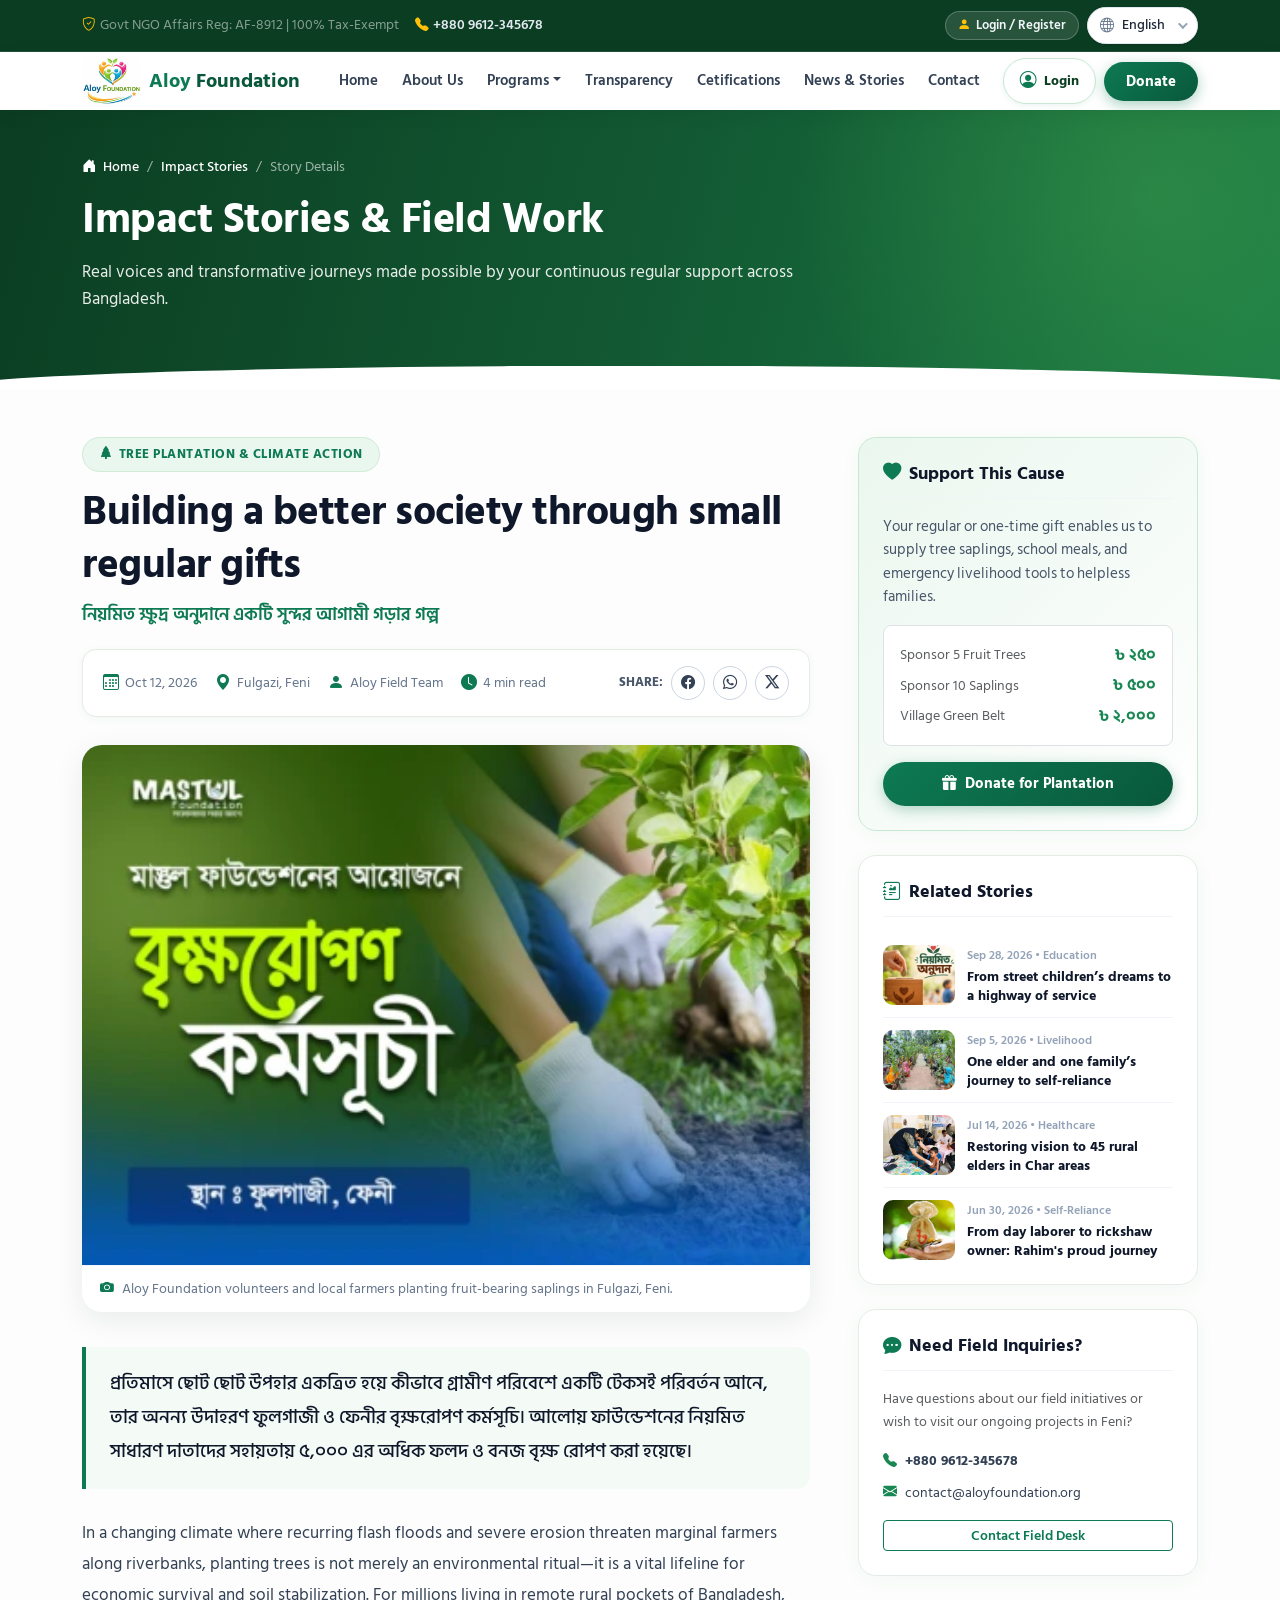
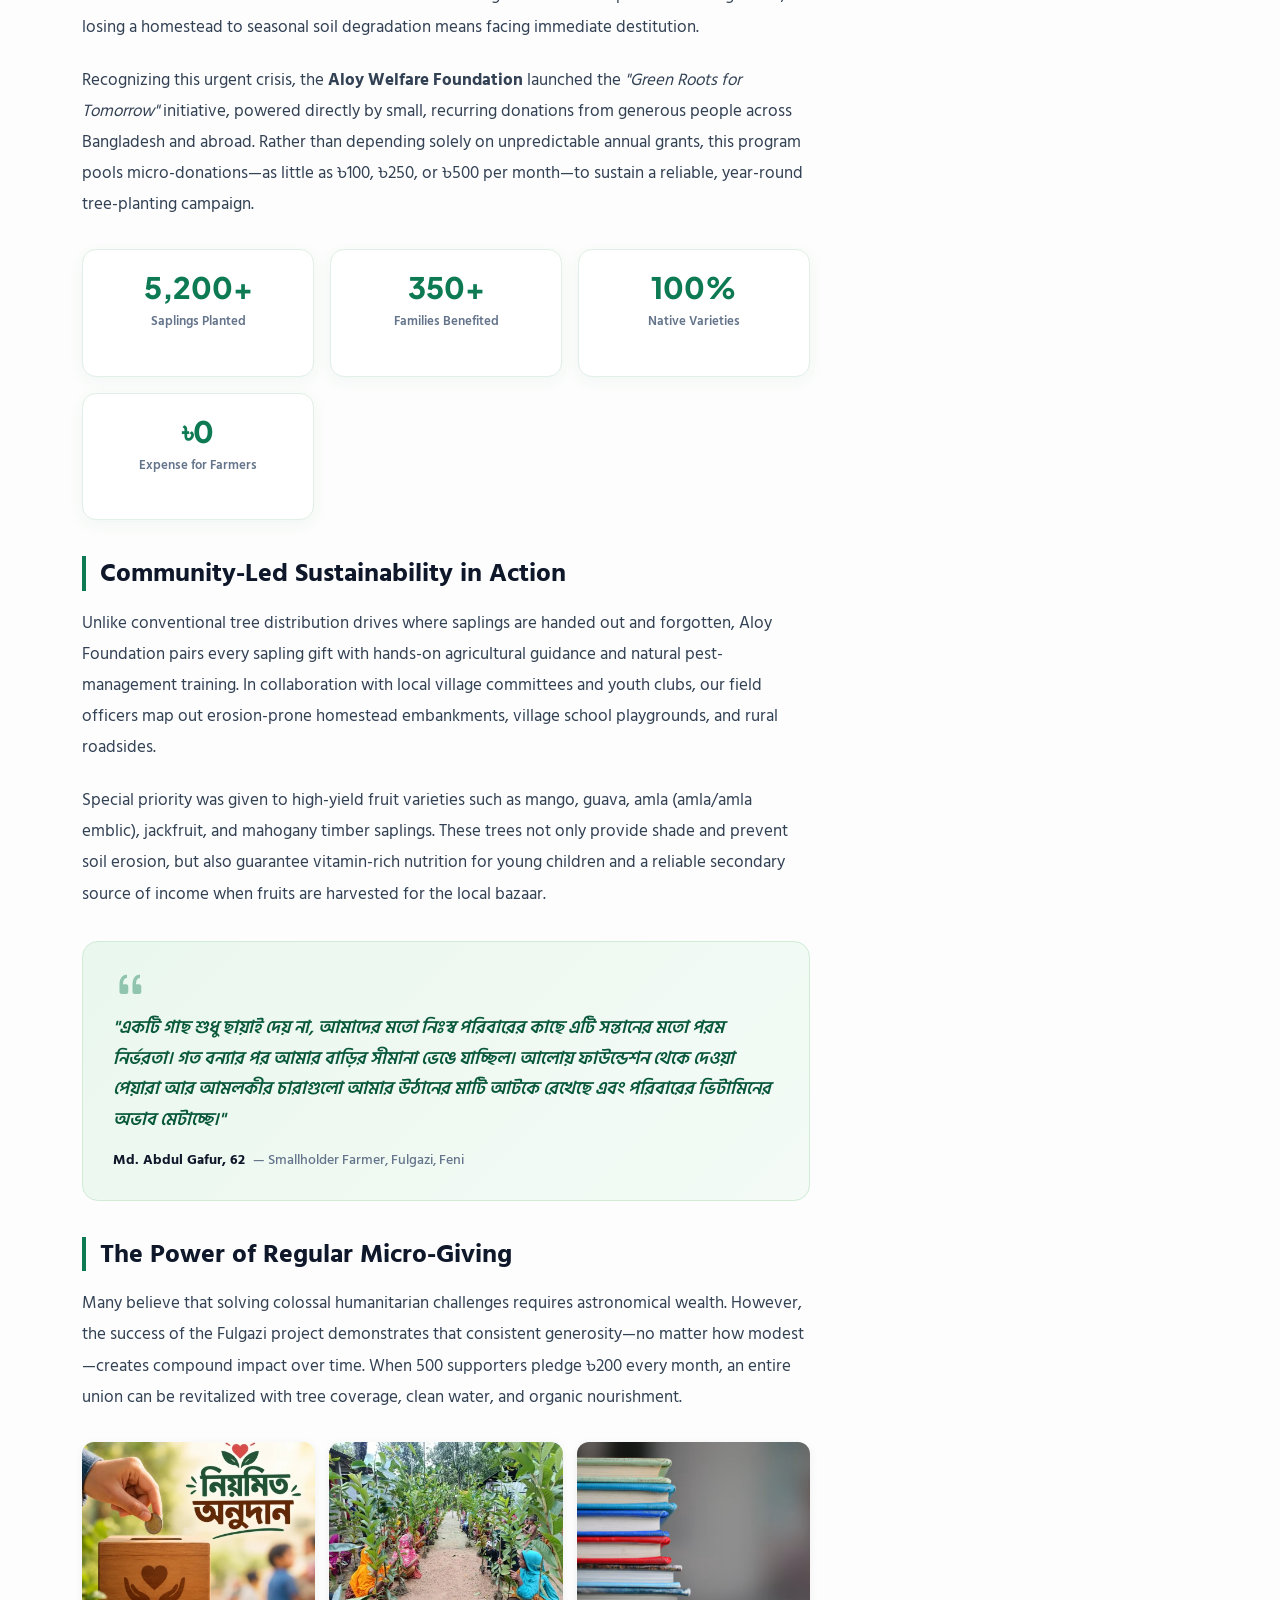
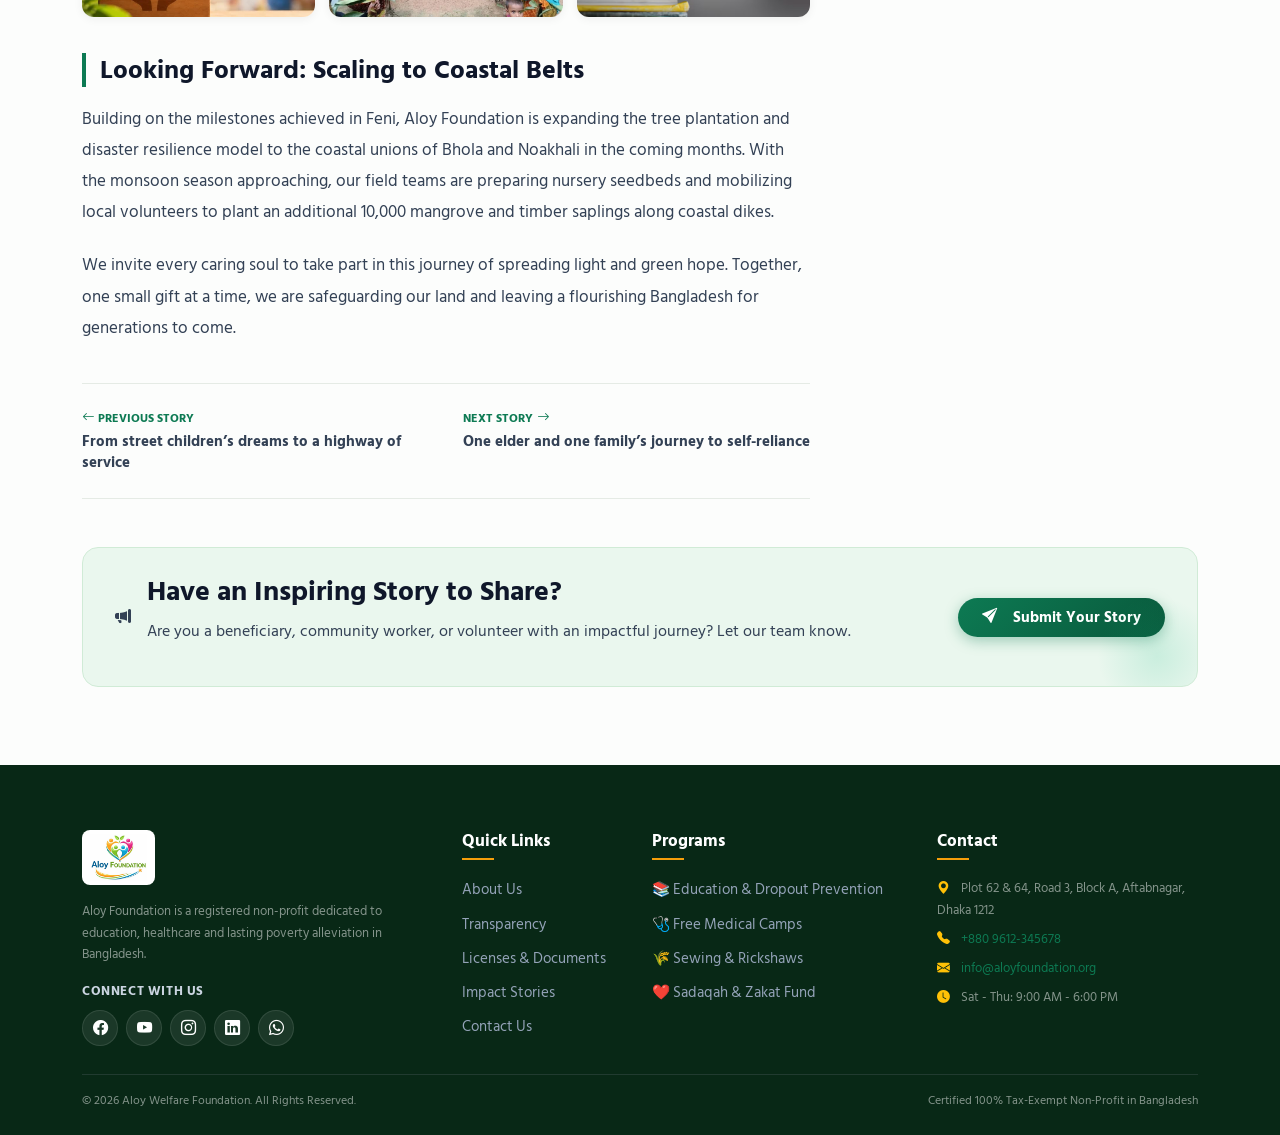
<file: story-details.html>
<!doctype html>
<html lang="en">
  <head>
    <meta charset="UTF-8" />
    <meta name="viewport" content="width=device-width, initial-scale=1.0" />
    <title>Building a Better Society Through Small Regular Gifts | Aloy Welfare Foundation</title>
    <link rel="icon" type="image/jpeg" href="assets/images/logo.jpg" />
    <link rel="preconnect" href="https://fonts.googleapis.com" />
    <link rel="preconnect" href="https://fonts.gstatic.com" crossorigin />
    <link
      href="https://fonts.googleapis.com/css2?family=Hind+Siliguri:wght@300;400;500;600;700&family=Plus+Jakarta+Sans:wght@300;400;500;600;700;800&display=swap"
      rel="stylesheet"
    />
    <link
      href="https://cdn.jsdelivr.net/npm/bootstrap@5.3.3/dist/css/bootstrap.min.css"
      rel="stylesheet"
    />
    <link
      href="https://cdn.jsdelivr.net/npm/bootstrap-icons@1.11.3/font/bootstrap-icons.min.css"
      rel="stylesheet"
    />
    <link rel="stylesheet" href="assets/css/style.css" />
    <link rel="stylesheet" href="assets/css/responsive.css" />
    <link rel="stylesheet" href="assets/css/pages/stories.css" />
    <link rel="stylesheet" href="assets/css/pages/story-details.css" />
  </head>
  <body class="lang-en story-details-page">
    <!-- ===== TOP BAR ===== -->
    <!-- ===== TOP BAR ===== -->
    <div class="top-bar">
      <div
        class="container d-flex flex-wrap justify-content-between align-items-center"
      >
        <div class="d-flex align-items-center gap-3">
          <span class="d-none d-md-inline text-white-50">
            <i class="bi bi-shield-check text-warning me-1"></i>Govt NGO Affairs
            Reg: AF-8912 | 100% Tax-Exempt
          </span>
          <span class="d-flex align-items-center gap-1">
            <i class="bi bi-telephone-fill text-warning"></i>
            <a href="tel:+8809612345678" class="fw-semibold"
              >+880 9612-345678</a
            >
          </span>
        </div>
        <div class="d-flex align-items-center gap-2">
          <a
            href="#donorAuthModal"
            data-bs-toggle="modal"
            class="topbar-donor-link"
          >
            <i class="bi bi-person-fill text-warning"></i>
            <span>Login / Register</span>
          </a>
          <div class="language-switcher-container">
            <div class="language-select-wrapper">
              <span class="language-icon">
                <i class="bi bi-globe"></i>
              </span>
              <select
                id="languageSwitcher"
                class="language-select"
                aria-label="Select Language"
              >
                <option value="en" selected>English</option>
                <option value="bn">বাংলা</option>
                <option value="ar">العربية</option>
                <option value="hi">हिन्दी</option>
              </select>
            </div>
            <div id="google_translate_element"></div>
          </div>
        </div>
      </div>
    </div>

    <!-- ===== NAVBAR ===== -->
    <header class="navbar navbar-expand-lg navbar-main sticky-top">
      <nav class="container">
        <a
          class="navbar-brand d-flex align-items-center gap-2"
          href="index.html"
        >
          <img
            src="assets/images/logo.jpg"
            alt="Aloy Foundation Logo"
            class="rounded"
          />
          <div class="d-flex flex-column">
            <span class="fw-bold fs-5 lh-1" style="color: var(--aloy-blue)">
              Aloy
              <span style="color: var(--aloy-green-dark)">Foundation</span>
            </span>
          </div>
        </a>
        <button
          class="navbar-toggler"
          type="button"
          data-bs-toggle="collapse"
          data-bs-target="#navMain"
        >
          <span class="navbar-toggler-icon"></span>
        </button>
        <div class="collapse navbar-collapse" id="navMain">
          <ul class="navbar-nav mx-auto mb-2 mb-lg-0">
            <li class="nav-item">
              <a class="nav-link active" href="index.html">Home</a>
            </li>
            <li class="nav-item">
              <a class="nav-link" href="about.html">About Us</a>
            </li>
            <li class="nav-item dropdown">
              <a
                class="nav-link dropdown-toggle"
                href="#"
                data-bs-toggle="dropdown"
                >Programs</a
              >
              <ul class="dropdown-menu">
                <li>
                  <a class="dropdown-item fw-bold" href="all_porgrams.html"
                    ><i class="bi bi-grid-fill text-success me-2"></i>All
                    Programs &amp; Projects</a
                  >
                </li>
                <li><hr class="dropdown-divider" /></li>
                <li>
                  <a class="dropdown-item" href="project_details.html"
                    ><i class="bi bi-book-half text-success me-2"></i>Education
                    Program</a
                  >
                </li>
                <li>
                  <a class="dropdown-item" href="healthcare.html"
                    ><i class="bi bi-heart-pulse-fill text-danger me-2"></i
                    >Healthcare Services</a
                  >
                </li>
                <li>
                  <a class="dropdown-item" href="poverty.html"
                    ><i class="bi bi-briefcase-fill text-primary me-2"></i
                    >Poverty Alleviation</a
                  >
                </li>
              </ul>
            </li>
            <li class="nav-item">
              <a class="nav-link" href="transparency.html">Transparency</a>
            </li>
            <li class="nav-item">
              <a class="nav-link" href="documents.html">Cetifications</a>
            </li>
            <li class="nav-item">
              <a class="nav-link" href="stories.html">News & Stories</a>
            </li>
            <li class="nav-item">
              <a class="nav-link" href="contact.html">Contact</a>
            </li>
          </ul>
          <div class="d-flex align-items-center gap-2">
            <button
              type="button"
              class="btn-donor-auth"
              data-bs-toggle="modal"
              data-bs-target="#donorAuthModal"
            >
              <i class="bi bi-person-circle"></i>
              <span>Login</span>
            </button>
            <button
              type="button"
              class="btn-aloy-donate"
              data-bs-toggle="modal"
              data-bs-target="#donationModal"
            >
              <span>Donate</span>
            </button>
          </div>
        </div>
      </nav>
    </header>


    <!-- ===== PAGE HERO ===== -->
    <section class="page-hero">
      <div class="container">
        <div class="page-breadcrumb">
          <a href="index.html"><i class="bi bi-house-door-fill me-1"></i> Home</a> <span>/</span>
          <a href="stories.html">Impact Stories</a> <span>/</span>
          <span>Story Details</span>
        </div>
        <h1 class="page-hero-title">Impact Stories &amp; Field Work</h1>
        <p class="page-hero-lead">
          Real voices and transformative journeys made possible by your continuous regular support across Bangladesh.
        </p>
      </div>
    </section>

    <!-- ===== ARTICLE MAIN CONTENT ===== -->
    <main class="py-5">
      <div class="container">
        <div class="row g-5">
          <!-- Left Column: Story Content -->
          <div class="col-lg-8">
            <article class="story-article">
              <!-- Category & Header -->
              <div class="mb-3">
                <span class="story-category-tag">
                  <i class="bi bi-tree-fill"></i> Tree Plantation &amp; Climate Action
                </span>
                <h1 class="story-main-title">
                  Building a better society through small regular gifts
                </h1>
                <div class="story-subtitle-bn">
                  নিয়মিত ক্ষুদ্র অনুদানে একটি সুন্দর আগামী গড়ার গল্প
                </div>
              </div>

              <!-- Meta Info Bar -->
              <div class="story-meta-bar">
                <div class="story-meta-items">
                  <span class="story-meta-item">
                    <i class="bi bi-calendar3"></i> Oct 12, 2026
                  </span>
                  <span class="story-meta-item">
                    <i class="bi bi-geo-alt-fill"></i> Fulgazi, Feni
                  </span>
                  <span class="story-meta-item">
                    <i class="bi bi-person-fill"></i> Aloy Field Team
                  </span>
                  <span class="story-meta-item">
                    <i class="bi bi-clock-fill"></i> 4 min read
                  </span>
                </div>
                <div class="story-share-wrap">
                  <span class="story-share-label">Share:</span>
                  <a
                    href="https://facebook.com/sharer/sharer.php?u=window.location.href"
                    target="_blank"
                    rel="noopener"
                    class="btn-share"
                    title="Share on Facebook"
                  >
                    <i class="bi bi-facebook"></i>
                  </a>
                  <a
                    href="https://api.whatsapp.com/send?text=Building%20a%20better%20society%20through%20small%20regular%20gifts"
                    target="_blank"
                    rel="noopener"
                    class="btn-share"
                    title="Share on WhatsApp"
                  >
                    <i class="bi bi-whatsapp"></i>
                  </a>
                  <a
                    href="https://twitter.com/intent/tweet?text=Building%20a%20better%20society"
                    target="_blank"
                    rel="noopener"
                    class="btn-share"
                    title="Share on Twitter"
                  >
                    <i class="bi bi-twitter-x"></i>
                  </a>
                </div>
              </div>

              <!-- Featured Image -->
              <div class="story-featured-media">
                <img
                  src="assets/images/stories/1.jpg"
                  alt="Tree Plantation and Regular Giving by Aloy Foundation"
                />
                <div class="story-media-caption">
                  <i class="bi bi-camera-fill"></i>
                  <span>Aloy Foundation volunteers and local farmers planting fruit-bearing saplings in Fulgazi, Feni.</span>
                </div>
              </div>

              <!-- Article Body -->
              <div class="story-article-content">
                <div class="story-lead-paragraph">
                  প্রতিমাসে ছোট ছোট উপহার একত্রিত হয়ে কীভাবে গ্রামীণ পরিবেশে একটি টেকসই পরিবর্তন আনে, তার অনন্য উদাহরণ ফুলগাজী ও ফেনীর বৃক্ষরোপণ কর্মসূচি। আলোয় ফাউন্ডেশনের নিয়মিত সাধারণ দাতাদের সহায়তায় ৫,০০০ এর অধিক ফলদ ও বনজ বৃক্ষ রোপণ করা হয়েছে।
                </div>

                <p>
                  In a changing climate where recurring flash floods and severe erosion threaten marginal farmers along riverbanks, planting trees is not merely an environmental ritual—it is a vital lifeline for economic survival and soil stabilization. For millions living in remote rural pockets of Bangladesh, losing a homestead to seasonal soil degradation means facing immediate destitution.
                </p>

                <p>
                  Recognizing this urgent crisis, the <strong>Aloy Welfare Foundation</strong> launched the <em>"Green Roots for Tomorrow"</em> initiative, powered directly by small, recurring donations from generous people across Bangladesh and abroad. Rather than depending solely on unpredictable annual grants, this program pools micro-donations—as little as ৳100, ৳250, or ৳500 per month—to sustain a reliable, year-round tree-planting campaign.
                </p>

                <!-- Impact Numbers Grid -->
                <div class="story-stats-grid">
                  <div class="story-stat-card">
                    <div class="story-stat-num">5,200+</div>
                    <p class="story-stat-lbl">Saplings Planted</p>
                  </div>
                  <div class="story-stat-card">
                    <div class="story-stat-num">350+</div>
                    <p class="story-stat-lbl">Families Benefited</p>
                  </div>
                  <div class="story-stat-card">
                    <div class="story-stat-num">100%</div>
                    <p class="story-stat-lbl">Native Varieties</p>
                  </div>
                  <div class="story-stat-card">
                    <div class="story-stat-num">৳0</div>
                    <p class="story-stat-lbl">Expense for Farmers</p>
                  </div>
                </div>

                <h2>Community-Led Sustainability in Action</h2>

                <p>
                  Unlike conventional tree distribution drives where saplings are handed out and forgotten, Aloy Foundation pairs every sapling gift with hands-on agricultural guidance and natural pest-management training. In collaboration with local village committees and youth clubs, our field officers map out erosion-prone homestead embankments, village school playgrounds, and rural roadsides.
                </p>

                <p>
                  Special priority was given to high-yield fruit varieties such as mango, guava, amla (amla/amla emblic), jackfruit, and mahogany timber saplings. These trees not only provide shade and prevent soil erosion, but also guarantee vitamin-rich nutrition for young children and a reliable secondary source of income when fruits are harvested for the local bazaar.
                </p>

                <!-- Beneficiary Quote -->
                <div class="story-quote-card">
                  <div class="quote-icon">
                    <i class="bi bi-quote"></i>
                  </div>
                  <div class="quote-text">
                    "একটি গাছ শুধু ছায়াই দেয় না, আমাদের মতো নিঃস্ব পরিবারের কাছে এটি সন্তানের মতো পরম নির্ভরতা। গত বন্যার পর আমার বাড়ির সীমানা ভেঙে যাচ্ছিল। আলোয় ফাউন্ডেশন থেকে দেওয়া পেয়ারা আর আমলকীর চারাগুলো আমার উঠানের মাটি আটকে রেখেছে এবং পরিবারের ভিটামিনের অভাব মেটাচ্ছে।"
                  </div>
                  <div class="quote-author">
                    Md. Abdul Gafur, 62 <span>— Smallholder Farmer, Fulgazi, Feni</span>
                  </div>
                </div>

                <h2>The Power of Regular Micro-Giving</h2>

                <p>
                  Many believe that solving colossal humanitarian challenges requires astronomical wealth. However, the success of the Fulgazi project demonstrates that consistent generosity—no matter how modest—creates compound impact over time. When 500 supporters pledge ৳200 every month, an entire union can be revitalized with tree coverage, clean water, and organic nourishment.
                </p>

                <!-- Field Gallery -->
                <div class="story-gallery-grid">
                  <div class="story-gallery-item">
                    <img
                      src="assets/images/stories/2.jpg"
                      alt="Street Children Learning with Aloy Foundation"
                      loading="lazy"
                    />
                  </div>
                  <div class="story-gallery-item">
                    <img
                      src="assets/images/stories/3.jpg"
                      alt="Livelihood Training and Sewing Machine Grant"
                      loading="lazy"
                    />
                  </div>
                  <div class="story-gallery-item">
                    <img
                      src="assets/images/programs/1.jpg"
                      alt="Aloy Pathshala Education Support"
                      loading="lazy"
                    />
                  </div>
                </div>

                <h2>Looking Forward: Scaling to Coastal Belts</h2>

                <p>
                  Building on the milestones achieved in Feni, Aloy Foundation is expanding the tree plantation and disaster resilience model to the coastal unions of Bhola and Noakhali in the coming months. With the monsoon season approaching, our field teams are preparing nursery seedbeds and mobilizing local volunteers to plant an additional 10,000 mangrove and timber saplings along coastal dikes.
                </p>

                <p>
                  We invite every caring soul to take part in this journey of spreading light and green hope. Together, one small gift at a time, we are safeguarding our land and leaving a flourishing Bangladesh for generations to come.
                </p>
              </div>

              <!-- Next / Prev Story Navigation -->
              <div class="story-navigation-bar">
                <a href="story-details.html" class="story-nav-btn">
                  <span><i class="bi bi-arrow-left"></i> Previous Story</span>
                  <h4>From street children’s dreams to a highway of service</h4>
                </a>
                <a href="story-details.html" class="story-nav-btn text-end">
                  <span>Next Story <i class="bi bi-arrow-right"></i></span>
                  <h4>One elder and one family’s journey to self-reliance</h4>
                </a>
              </div>
            </article>
          </div>

          <!-- Right Column: Sidebar -->
          <div class="col-lg-4">
            <aside class="story-sidebar">
              <!-- Support / Donation Card -->
              <div class="sidebar-widget support-widget-card">
                <h3 class="widget-title">
                  <i class="bi bi-heart-fill"></i> Support This Cause
                </h3>
                <p class="support-widget-text">
                  Your regular or one-time gift enables us to supply tree saplings, school meals, and emergency livelihood tools to helpless families.
                </p>
                <div class="mb-3 p-3 bg-white rounded-3 border">
                  <div class="d-flex justify-content-between align-items-center mb-1">
                    <span class="text-muted small">Sponsor 5 Fruit Trees</span>
                    <strong class="text-success">৳ ২৫০</strong>
                  </div>
                  <div class="d-flex justify-content-between align-items-center mb-1">
                    <span class="text-muted small">Sponsor 10 Saplings</span>
                    <strong class="text-success">৳ ৫০০</strong>
                  </div>
                  <div class="d-flex justify-content-between align-items-center">
                    <span class="text-muted small">Village Green Belt</span>
                    <strong class="text-success">৳ ২,০০০</strong>
                  </div>
                </div>
                <button
                  type="button"
                  class="btn-sidebar-donate"
                  data-bs-toggle="modal"
                  data-bs-target="#donationModal"
                >
                  <i class="bi bi-gift-fill"></i> Donate for Plantation
                </button>
              </div>

              <!-- Related Stories Widget -->
              <div class="sidebar-widget">
                <h3 class="widget-title">
                  <i class="bi bi-journal-richtext"></i> Related Stories
                </h3>

                <a href="story-details.html" class="widget-story-item">
                  <div class="widget-story-thumb">
                    <img src="assets/images/stories/2.jpg" alt="Street children education" />
                  </div>
                  <div>
                    <div class="widget-story-meta">Sep 28, 2026 • Education</div>
                    <h4 class="widget-story-title">From street children’s dreams to a highway of service</h4>
                  </div>
                </a>

                <a href="story-details.html" class="widget-story-item">
                  <div class="widget-story-thumb">
                    <img src="assets/images/stories/3.jpg" alt="Elder self reliance" />
                  </div>
                  <div>
                    <div class="widget-story-meta">Sep 5, 2026 • Livelihood</div>
                    <h4 class="widget-story-title">One elder and one family’s journey to self-reliance</h4>
                  </div>
                </a>

                <a href="story-details.html" class="widget-story-item">
                  <div class="widget-story-thumb">
                    <img src="assets/images/programs/2.jpg" alt="Eye surgery camp" />
                  </div>
                  <div>
                    <div class="widget-story-meta">Jul 14, 2026 • Healthcare</div>
                    <h4 class="widget-story-title">Restoring vision to 45 rural elders in Char areas</h4>
                  </div>
                </a>

                <a href="story-details.html" class="widget-story-item">
                  <div class="widget-story-thumb">
                    <img src="assets/images/programs/3.jpg" alt="Rickshaw grant" />
                  </div>
                  <div>
                    <div class="widget-story-meta">Jun 30, 2026 • Self-Reliance</div>
                    <h4 class="widget-story-title">From day laborer to rickshaw owner: Rahim's proud journey</h4>
                  </div>
                </a>
              </div>

              <!-- Quick Inquiry / Contact Widget -->
              <div class="sidebar-widget">
                <h3 class="widget-title">
                  <i class="bi bi-chat-dots-fill"></i> Need Field Inquiries?
                </h3>
                <p class="text-muted small mb-3">
                  Have questions about our field initiatives or wish to visit our ongoing projects in Feni?
                </p>
                <div class="d-flex flex-column gap-2 mb-3 small">
                  <div class="d-flex align-items-center gap-2">
                    <i class="bi bi-telephone-fill text-success"></i>
                    <strong>+880 9612-345678</strong>
                  </div>
                  <div class="d-flex align-items-center gap-2">
                    <i class="bi bi-envelope-fill text-success"></i>
                    <span>contact@aloyfoundation.org</span>
                  </div>
                </div>
                <a href="contact.html" class="btn btn-outline-primary btn-sm w-100 fw-semibold">
                  Contact Field Desk
                </a>
              </div>
            </aside>
          </div>
        </div>

        <!-- Bottom CTA Banner Matching documents.html -->
        <div class="theme-contact-banner mt-5">
          <div class="d-flex align-items-center gap-3">
            <div class="banner-icon-box">
              <i class="bi bi-megaphone-fill"></i>
            </div>
            <div>
              <h3 class="banner-title">Have an Inspiring Story to Share?</h3>
              <p class="banner-subtitle">
                Are you a beneficiary, community worker, or volunteer with an impactful journey? Let our team know.
              </p>
            </div>
          </div>
          <div>
            <a href="contact.html" class="btn btn-aloy-primary" style="padding: 10px 24px; font-size: 0.95rem;">
              <i class="bi bi-send-fill me-2"></i> Submit Your Story
            </a>
          </div>
        </div>
      </div>
    </main>

    <!-- ===== FOOTER ===== -->
    <footer class="footer-main">
      <div class="container">
        <div class="row g-4">
          <!-- Col 1: Brand & Social -->
          <div class="col-lg-4 col-md-6">
            <div class="footer-logo">
              <img src="assets/images/logo.jpg" alt="Aloy Foundation" />
            </div>
            <p class="small text-white-50 pe-lg-3">
              Aloy Foundation is a registered non-profit dedicated to education,
              healthcare and lasting poverty alleviation in Bangladesh.
            </p>
            <div class="footer-social-wrap mt-3">
              <span class="footer-social-title">Connect With Us</span>
              <div class="social-links mt-2">
                <a
                  href="https://facebook.com"
                  target="_blank"
                  rel="noopener"
                  class="social-fb"
                  title="Facebook"
                  ><i class="bi bi-facebook"></i
                ></a>
                <a
                  href="https://youtube.com"
                  target="_blank"
                  rel="noopener"
                  class="social-yt"
                  title="YouTube"
                  ><i class="bi bi-youtube"></i
                ></a>
                <a
                  href="https://instagram.com"
                  target="_blank"
                  rel="noopener"
                  class="social-ig"
                  title="Instagram"
                  ><i class="bi bi-instagram"></i
                ></a>
                <a
                  href="https://linkedin.com"
                  target="_blank"
                  rel="noopener"
                  class="social-li"
                  title="LinkedIn"
                  ><i class="bi bi-linkedin"></i
                ></a>
                <a
                  href="https://wa.me/8801XXXXXXXXX"
                  target="_blank"
                  rel="noopener"
                  class="social-wa"
                  title="WhatsApp"
                  ><i class="bi bi-whatsapp"></i
                ></a>
              </div>
            </div>
          </div>

          <!-- Col 2: Quick Links -->
          <div class="col-6 col-lg-2 col-md-3">
            <h5 class="footer-heading">Quick Links</h5>
            <ul class="footer-links">
              <li><a href="about.html">About Us</a></li>
              <li><a href="transparency.html">Transparency</a></li>
              <li><a href="documents.html">Licenses &amp; Documents</a></li>
              <li><a href="stories.html">Impact Stories</a></li>
              <li><a href="contact.html">Contact Us</a></li>
            </ul>
          </div>

          <!-- Col 3: Programs -->
          <div class="col-6 col-lg-3 col-md-3">
            <h5 class="footer-heading">Programs</h5>
            <ul class="footer-links">
              <li>
                <a href="education.html"
                  >📚 Education &amp; Dropout Prevention</a
                >
              </li>
              <li><a href="healthcare.html">🩺 Free Medical Camps</a></li>
              <li>
                <a href="poverty.html">🌾 Sewing &amp; Rickshaws</a>
              </li>
              <li>
                <a href="index.html#other-ways-to-donate"
                  >❤️ Sadaqah &amp; Zakat Fund</a
                >
              </li>
            </ul>
          </div>

          <!-- Col 4: Contact Info -->
          <div class="col-lg-3 col-md-6">
            <h5 class="footer-heading">Contact</h5>
            <div class="footer-contact-info">
              <p class="small text-white-50 mb-2">
                <i class="bi bi-geo-alt-fill text-warning me-2"></i>
                Plot 62 &amp; 64, Road 3, Block A, Aftabnagar, Dhaka 1212
              </p>
              <p class="small text-white-50 mb-2">
                <i class="bi bi-telephone-fill text-warning me-2"></i>
                <a href="tel:+8809612345678">+880 9612-345678</a>
              </p>
              <p class="small text-white-50 mb-2">
                <i class="bi bi-envelope-fill text-warning me-2"></i>
                <a href="mailto:info@aloyfoundation.org"
                  >info@aloyfoundation.org</a
                >
              </p>
              <p class="small text-white-50 mb-0">
                <i class="bi bi-clock-fill text-warning me-2"></i> Sat - Thu:
                9:00 AM - 6:00 PM
              </p>
            </div>
          </div>
        </div>

        <div
          class="border-top border-secondary border-opacity-25 mt-4 pt-3 d-flex flex-wrap justify-content-between align-items-center footer-bottom"
        >
          <p class="small text-white-50 mb-0">
            &copy; 2026 Aloy Welfare Foundation. All Rights Reserved.
          </p>
          <p class="small text-white-50 mb-0">
            Certified 100% Tax-Exempt Non-Profit in Bangladesh
          </p>
        </div>
      </div>
    </footer>

    <!-- ===== DONATION MODAL ===== -->
    <div
      class="modal fade"
      id="donationModal"
      tabindex="-1"
      aria-labelledby="donationModalLabel"
      aria-hidden="true"
    >
      <div class="modal-dialog modal-dialog-centered modal-lg">
        <div class="modal-content">
          <div class="modal-header">
            <h5 class="modal-title fw-bold" id="donationModalLabel">
              <i class="bi bi-heart-fill text-danger me-2"></i>Make a Secure
              Donation
            </h5>
            <button
              type="button"
              class="btn-close"
              data-bs-dismiss="modal"
              aria-label="Close"
            ></button>
          </div>
          <div class="modal-body p-4">
            <div id="donationFormStep">
              <div class="mb-3">
                <label class="form-label fw-bold small text-muted text-uppercase"
                  >Choose Program</label
                >
                <div class="row g-2">
                  <div class="col-4">
                    <button
                      type="button"
                      class="btn btn-outline-success w-100 active btn-sm"
                      data-modal-cause="education"
                    >
                      Education
                    </button>
                  </div>
                  <div class="col-4">
                    <button
                      type="button"
                      class="btn btn-outline-success w-100 btn-sm"
                      data-modal-cause="healthcare"
                    >
                      Healthcare
                    </button>
                  </div>
                  <div class="col-4">
                    <button
                      type="button"
                      class="btn btn-outline-success w-100 btn-sm"
                      data-modal-cause="poverty"
                    >
                      Self-Reliance
                    </button>
                  </div>
                </div>
              </div>

              <div class="mb-3">
                <label class="form-label fw-bold small text-muted text-uppercase"
                  >Select Amount (BDT)</label
                >
                <div class="row g-2 mb-2">
                  <div class="col-3">
                    <button
                      type="button"
                      class="btn btn-outline-secondary w-100 active btn-sm modal-amt-btn"
                      data-amt="500"
                    >
                      ৳ 500
                    </button>
                  </div>
                  <div class="col-3">
                    <button
                      type="button"
                      class="btn btn-outline-secondary w-100 btn-sm modal-amt-btn"
                      data-amt="1000"
                    >
                      ৳ 1,000
                    </button>
                  </div>
                  <div class="col-3">
                    <button
                      type="button"
                      class="btn btn-outline-secondary w-100 btn-sm modal-amt-btn"
                      data-amt="2500"
                    >
                      ৳ 2,500
                    </button>
                  </div>
                  <div class="col-3">
                    <button
                      type="button"
                      class="btn btn-outline-secondary w-100 btn-sm modal-amt-btn"
                      data-amt="5000"
                    >
                      ৳ 5,000
                    </button>
                  </div>
                </div>
                <input
                  type="number"
                  class="form-control"
                  id="modalCustomAmount"
                  placeholder="Or enter custom amount in BDT"
                />
              </div>

              <div class="mb-3">
                <label class="form-label fw-bold small text-muted text-uppercase"
                  >Your Information</label
                >
                <div class="row g-2">
                  <div class="col-md-6">
                    <input
                      type="text"
                      class="form-control"
                      id="donorName"
                      placeholder="Full Name *"
                      required
                    />
                  </div>
                  <div class="col-md-6">
                    <input
                      type="tel"
                      class="form-control"
                      id="donorPhone"
                      placeholder="Mobile Number *"
                      required
                    />
                  </div>
                  <div class="col-12">
                    <input
                      type="email"
                      class="form-control"
                      id="donorEmail"
                      placeholder="Email Address (for tax receipt)"
                    />
                  </div>
                </div>
              </div>

              <div class="mb-3">
                <label class="form-label fw-bold small text-muted text-uppercase"
                  >Payment Method</label
                >
                <div class="d-flex gap-3">
                  <div class="form-check">
                    <input
                      class="form-check-input"
                      type="radio"
                      name="paymentMethod"
                      id="payBkash"
                      value="bKash"
                      checked
                    />
                    <label class="form-check-label fw-semibold" for="payBkash"
                      >bKash</label
                    >
                  </div>
                  <div class="form-check">
                    <input
                      class="form-check-input"
                      type="radio"
                      name="paymentMethod"
                      id="payNagad"
                      value="Nagad"
                    />
                    <label class="form-check-label fw-semibold" for="payNagad"
                      >Nagad</label
                    >
                  </div>
                  <div class="form-check">
                    <input
                      class="form-check-input"
                      type="radio"
                      name="paymentMethod"
                      id="payCard"
                      value="Card/Bank"
                    />
                    <label class="form-check-label fw-semibold" for="payCard"
                      >Bank Transfer / Card</label
                    >
                  </div>
                </div>
              </div>

              <button
                type="button"
                id="btnSubmitDonation"
                class="btn-aloy-donate w-100 py-3 justify-content-center"
              >
                Confirm Donation &amp; Generate Receipt
              </button>
            </div>
            <div id="donationReceiptStep" class="d-none text-center py-4">
              <i
                class="bi bi-check-circle-fill text-success"
                style="font-size: 3.5rem"
              ></i>
              <h4 class="fw-bold mt-2">Thank you for your generosity!</h4>
              <div
                class="card p-3 bg-light text-start mx-auto my-3"
                style="max-width: 450px"
              >
                <div class="d-flex justify-content-between mb-2">
                  <span class="text-muted small">Receipt No</span
                  ><strong id="receiptTxnId"></strong>
                </div>
                <div class="d-flex justify-content-between mb-2">
                  <span class="text-muted small">Donor</span
                  ><strong id="receiptDonorName"></strong>
                </div>
                <div class="d-flex justify-content-between mb-2">
                  <span class="text-muted small">Cause</span
                  ><strong id="receiptCause"></strong>
                </div>
                <div class="d-flex justify-content-between mb-2">
                  <span class="text-muted small">Amount</span
                  ><strong id="receiptAmount"></strong>
                </div>
                <div class="d-flex justify-content-between">
                  <span class="text-muted small">Date</span
                  ><span id="receiptDate"></span>
                </div>
              </div>
              <button
                class="btn btn-outline-secondary btn-sm me-2"
                onclick="window.print()"
              >
                Print Receipt
              </button>
              <button class="btn btn-primary btn-sm" data-bs-dismiss="modal">
                Done
              </button>
            </div>
          </div>
        </div>
      </div>
    </div>

    <!-- Scripts -->
    <script src="https://cdn.jsdelivr.net/npm/bootstrap@5.3.3/dist/js/bootstrap.bundle.min.js"></script>
    <script src="assets/js/main.js"></script>
    <script>
      // Google Translate Initialization
      function googleTranslateElementInit() {
        new google.translate.TranslateElement(
          {
            pageLanguage: "en",
            includedLanguages: "en,bn,ar,hi",
            autoDisplay: false,
          },
          "google_translate_element",
        );
      }

      function setGoogleTranslateCookie(lang) {
        const host = window.location.hostname;
        const domain = host.replace(/^www\./, "");
        if (lang === "en") {
          document.cookie =
            "googtrans=; expires=Thu, 01 Jan 1970 00:00:00 UTC; path=/;";
          document.cookie =
            "googtrans=; expires=Thu, 01 Jan 1970 00:00:00 UTC; path=/; domain=" +
            domain;
          document.cookie =
            "googtrans=; expires=Thu, 01 Jan 1970 00:00:00 UTC; path=/; domain=." +
            domain;
        } else {
          const val = "/en/" + lang;
          document.cookie = "googtrans=" + val + "; path=/;";
          document.cookie = "googtrans=" + val + "; path=/; domain=" + domain;
          document.cookie = "googtrans=" + val + "; path=/; domain=." + domain;
        }
      }

      document.addEventListener("DOMContentLoaded", function () {
        const select = document.getElementById("languageSwitcher");
        const match = document.cookie.match(/(?:^|;\s*)googtrans=([^;]+)/);
        if (match) {
          const lang = match[1].split("/")[2];
          if (lang && select) select.value = lang;
        }
        if (select) {
          select.addEventListener("change", function () {
            setGoogleTranslateCookie(this.value);
            window.location.reload();
          });
        }
      });
    </script>
    <script
      src="//translate.google.com/translate_a/element.js?cb=googleTranslateElementInit"
      async
      defer
    ></script>
  </body>
</html>
</file>
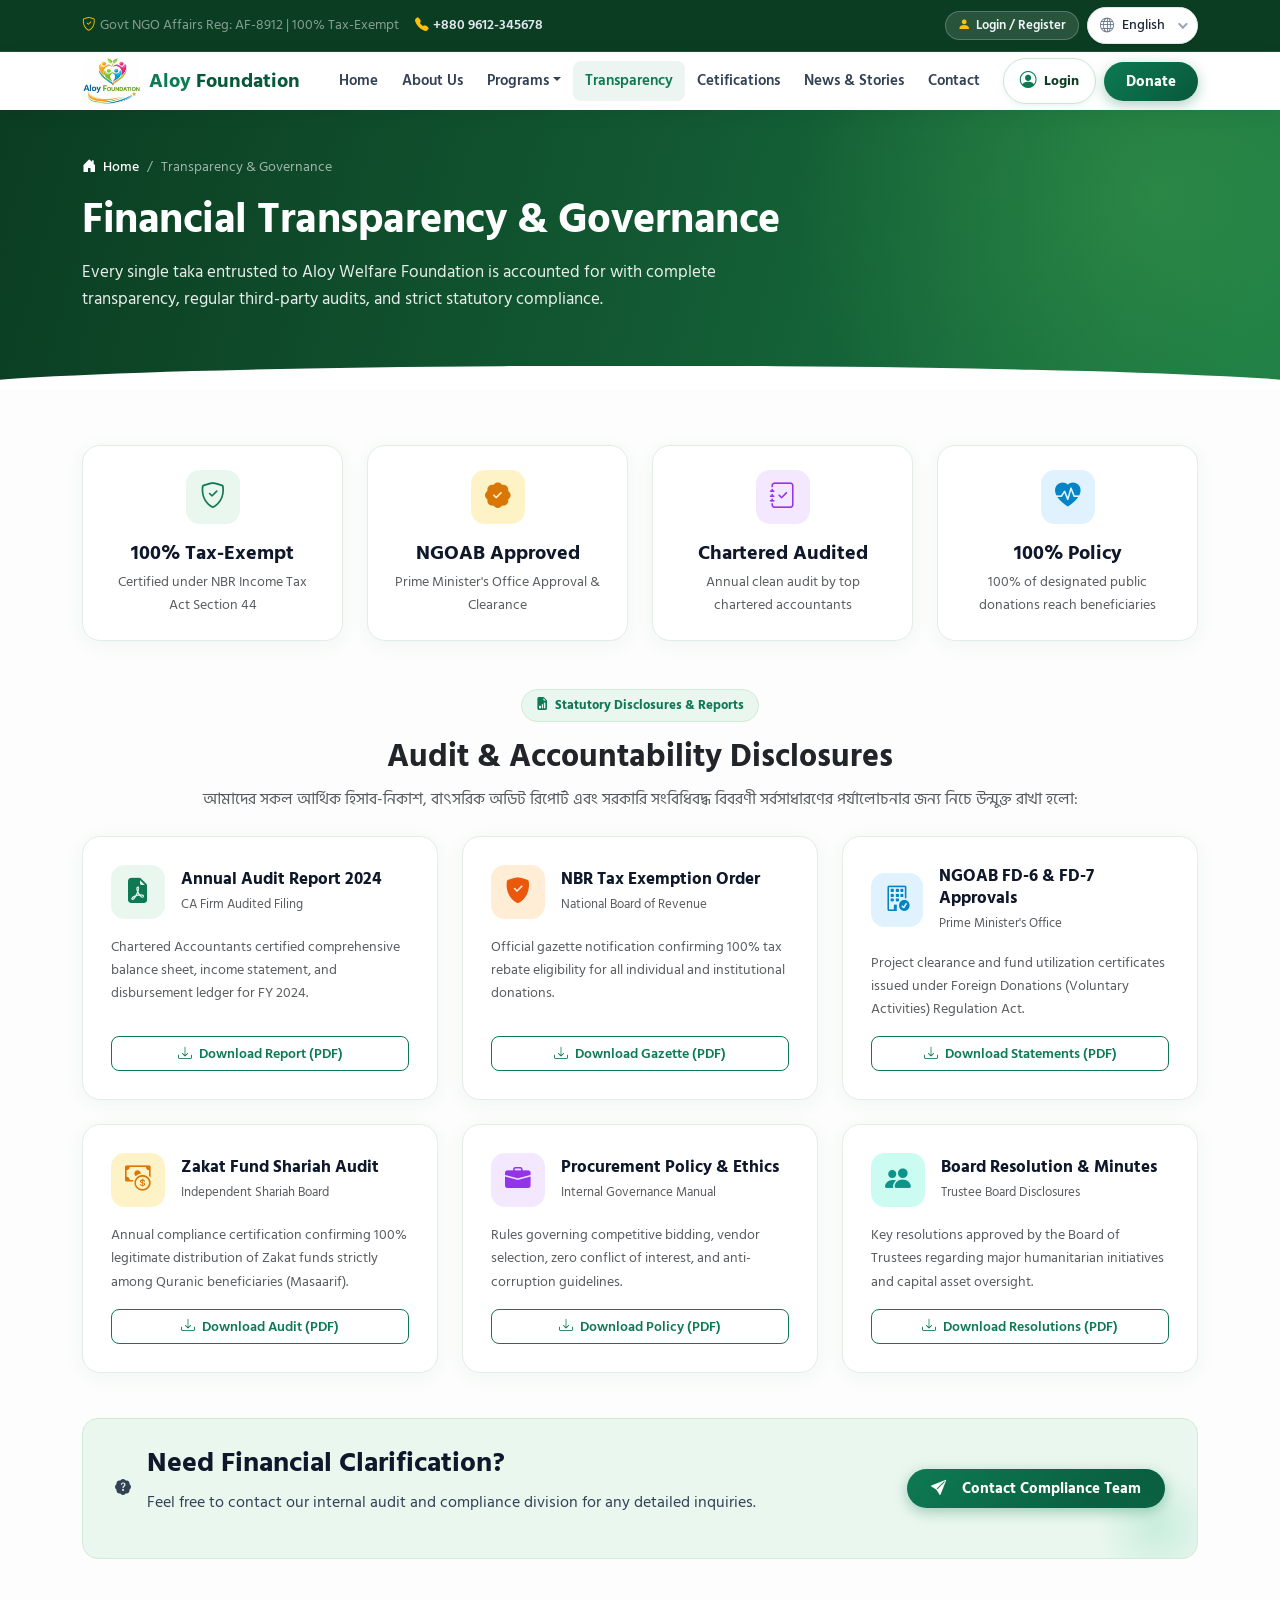
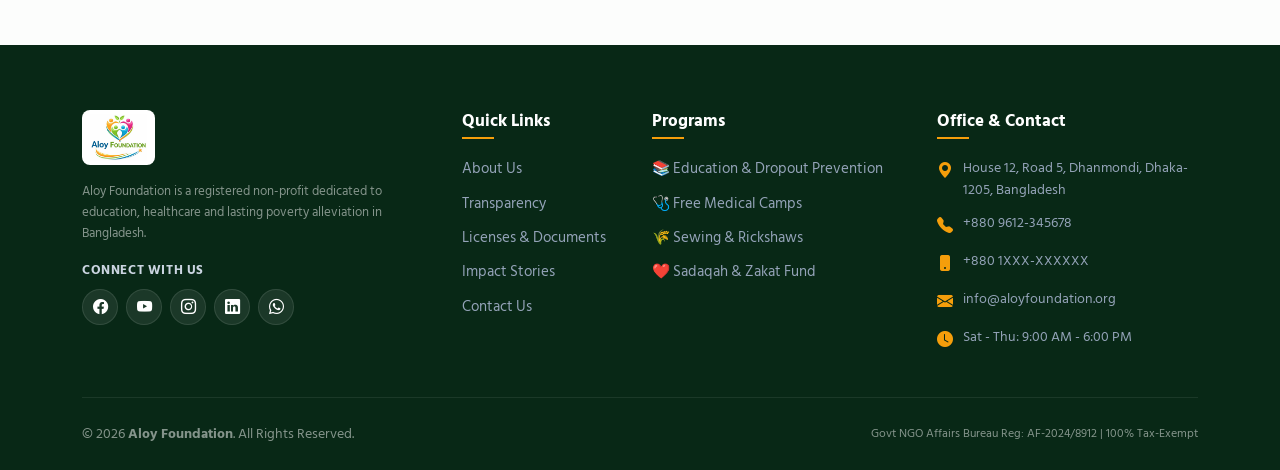
<file: transparency.html>
<!doctype html>
<html lang="en">
  <head>
    <meta charset="UTF-8" />
    <meta name="viewport" content="width=device-width, initial-scale=1.0" />
    <title>Transparency | Aloy Foundation</title>
    <link rel="icon" type="image/jpeg" href="assets/images/logo.jpg" />
    <link rel="preconnect" href="https://fonts.googleapis.com" />
    <link rel="preconnect" href="https://fonts.gstatic.com" crossorigin />
    <link
      href="https://fonts.googleapis.com/css2?family=Hind+Siliguri:wght@300;400;500;600;700&family=Plus+Jakarta+Sans:wght@300;400;500;600;700;800&display=swap"
      rel="stylesheet"
    />
    <link
      href="https://cdn.jsdelivr.net/npm/bootstrap@5.3.3/dist/css/bootstrap.min.css"
      rel="stylesheet"
    />
    <link
      href="https://cdn.jsdelivr.net/npm/bootstrap-icons@1.11.3/font/bootstrap-icons.min.css"
      rel="stylesheet"
    />
    <link rel="stylesheet" href="assets/css/style.css" />
    <link rel="stylesheet" href="assets/css/pages/transparency.css" />
  </head>
  <body class="lang-en">
    <!-- ===== TOP BAR  ===== -->
    <!-- ===== TOP BAR ===== -->
    <div class="top-bar">
      <div
        class="container d-flex flex-wrap justify-content-between align-items-center"
      >
        <div class="d-flex align-items-center gap-3">
          <span class="d-none d-md-inline text-white-50">
            <i class="bi bi-shield-check text-warning me-1"></i>Govt NGO Affairs
            Reg: AF-8912 | 100% Tax-Exempt
          </span>
          <span class="d-flex align-items-center gap-1">
            <i class="bi bi-telephone-fill text-warning"></i>
            <a href="tel:+8809612345678" class="fw-semibold"
              >+880 9612-345678</a
            >
          </span>
        </div>
        <div class="d-flex align-items-center gap-2">
          <a
            href="#donorAuthModal"
            data-bs-toggle="modal"
            class="topbar-donor-link"
          >
            <i class="bi bi-person-fill text-warning"></i>
            <span>Login / Register</span>
          </a>
          <div class="language-switcher-container">
            <div class="language-select-wrapper">
              <span class="language-icon">
                <i class="bi bi-globe"></i>
              </span>
              <select
                id="languageSwitcher"
                class="language-select"
                aria-label="Select Language"
              >
                <option value="en" selected>English</option>
                <option value="bn">বাংলা</option>
                <option value="ar">العربية</option>
                <option value="hi">हिन्दी</option>
              </select>
            </div>
            <div id="google_translate_element"></div>
          </div>
        </div>
      </div>
    </div>

    <!-- ===== NAVBAR ===== -->
    <header class="navbar navbar-expand-lg navbar-main sticky-top">
      <nav class="container">
        <a
          class="navbar-brand d-flex align-items-center gap-2"
          href="index.html"
        >
          <img
            src="assets/images/logo.jpg"
            alt="Aloy Foundation Logo"
            class="rounded"
          />
          <div class="d-flex flex-column">
            <span class="fw-bold fs-5 lh-1" style="color: var(--aloy-blue)">
              Aloy
              <span style="color: var(--aloy-green-dark)">Foundation</span>
            </span>
          </div>
        </a>
        <button
          class="navbar-toggler"
          type="button"
          data-bs-toggle="collapse"
          data-bs-target="#navMain"
        >
          <span class="navbar-toggler-icon"></span>
        </button>
        <div class="collapse navbar-collapse" id="navMain">
          <ul class="navbar-nav mx-auto mb-2 mb-lg-0">
            <li class="nav-item">
              <a class="nav-link active" href="index.html">Home</a>
            </li>
            <li class="nav-item">
              <a class="nav-link" href="about.html">About Us</a>
            </li>
            <li class="nav-item dropdown">
              <a
                class="nav-link dropdown-toggle"
                href="#"
                data-bs-toggle="dropdown"
                >Programs</a
              >
              <ul class="dropdown-menu">
                <li>
                  <a class="dropdown-item fw-bold" href="all_porgrams.html"
                    ><i class="bi bi-grid-fill text-success me-2"></i>All
                    Programs &amp; Projects</a
                  >
                </li>
                <li><hr class="dropdown-divider" /></li>
                <li>
                  <a class="dropdown-item" href="project_details.html"
                    ><i class="bi bi-book-half text-success me-2"></i>Education
                    Program</a
                  >
                </li>
                <li>
                  <a class="dropdown-item" href="healthcare.html"
                    ><i class="bi bi-heart-pulse-fill text-danger me-2"></i
                    >Healthcare Services</a
                  >
                </li>
                <li>
                  <a class="dropdown-item" href="poverty.html"
                    ><i class="bi bi-briefcase-fill text-primary me-2"></i
                    >Poverty Alleviation</a
                  >
                </li>
              </ul>
            </li>
            <li class="nav-item">
              <a class="nav-link" href="transparency.html">Transparency</a>
            </li>
            <li class="nav-item">
              <a class="nav-link" href="documents.html">Cetifications</a>
            </li>
            <li class="nav-item">
              <a class="nav-link" href="stories.html">News & Stories</a>
            </li>
            <li class="nav-item">
              <a class="nav-link" href="contact.html">Contact</a>
            </li>
          </ul>
          <div class="d-flex align-items-center gap-2">
            <button
              type="button"
              class="btn-donor-auth"
              data-bs-toggle="modal"
              data-bs-target="#donorAuthModal"
            >
              <i class="bi bi-person-circle"></i>
              <span>Login</span>
            </button>
            <button
              type="button"
              class="btn-aloy-donate"
              data-bs-toggle="modal"
              data-bs-target="#donationModal"
            >
              <span>Donate</span>
            </button>
          </div>
        </div>
      </nav>
    </header>

    <!-- ===== PAGE HERO ===== -->
    <section class="page-hero">
      <div class="container">
        <div class="page-breadcrumb">
          <a href="index.html"
            ><i class="bi bi-house-door-fill me-1"></i> Home</a
          >
          <span>/</span> <span>Transparency &amp; Governance</span>
        </div>
        <h1 class="page-hero-title">Financial Transparency &amp; Governance</h1>
        <p class="page-hero-lead">
          Every single taka entrusted to Aloy Welfare Foundation is accounted
          for with complete transparency, regular third-party audits, and strict
          statutory compliance.
        </p>
      </div>
    </section>

    <!-- ===== MAIN CONTENT SECTION ===== -->
    <section
      class="py-5 page-transparency"
      style="background-color: #fcfdfc; min-height: 500px"
    >
      <div class="container py-2">
        <!-- Trust Metrics -->
        <div class="row g-4 mb-5">
          <div class="col-lg-3 col-sm-6">
            <div class="theme-card text-center p-4">
              <div class="theme-icon-wrap mx-auto">
                <i class="bi bi-shield-check"></i>
              </div>
              <h5 class="fw-bold mb-1">100% Tax-Exempt</h5>
              <p class="text-muted small mb-0">
                Certified under NBR Income Tax Act Section 44
              </p>
            </div>
          </div>
          <div class="col-lg-3 col-sm-6">
            <div class="theme-card text-center p-4">
              <div
                class="theme-icon-wrap mx-auto"
                style="background: #fef3c7; color: #d97706"
              >
                <i class="bi bi-patch-check-fill"></i>
              </div>
              <h5 class="fw-bold mb-1">NGOAB Approved</h5>
              <p class="text-muted small mb-0">
                Prime Minister's Office Approval &amp; Clearance
              </p>
            </div>
          </div>
          <div class="col-lg-3 col-sm-6">
            <div class="theme-card text-center p-4">
              <div
                class="theme-icon-wrap mx-auto"
                style="background: #f3e8ff; color: #9333ea"
              >
                <i class="bi bi-journal-check"></i>
              </div>
              <h5 class="fw-bold mb-1">Chartered Audited</h5>
              <p class="text-muted small mb-0">
                Annual clean audit by top chartered accountants
              </p>
            </div>
          </div>
          <div class="col-lg-3 col-sm-6">
            <div class="theme-card text-center p-4">
              <div
                class="theme-icon-wrap mx-auto"
                style="background: #e0f2fe; color: #0284c7"
              >
                <i class="bi bi-heart-pulse-fill"></i>
              </div>
              <h5 class="fw-bold mb-1">100% Policy</h5>
              <p class="text-muted small mb-0">
                100% of designated public donations reach beneficiaries
              </p>
            </div>
          </div>
        </div>

        <!-- Section Title -->
        <div class="text-center max-w-700 mx-auto mb-4">
          <span class="theme-badge">
            <i class="bi bi-file-earmark-bar-graph-fill"></i> Statutory
            Disclosures &amp; Reports
          </span>
          <h2 class="fw-bold text-dark">
            Audit &amp; Accountability Disclosures
          </h2>
          <p class="text-muted">
            আমাদের সকল আর্থিক হিসাব-নিকাশ, বাৎসরিক অডিট রিপোর্ট এবং সরকারি
            সংবিধিবদ্ধ বিবরণী সর্বসাধারণের পর্যালোচনার জন্য নিচে উন্মুক্ত রাখা
            হলো:
          </p>
        </div>

        <!-- Document Grid -->
        <div class="row g-4">
          <!-- Card 1 -->
          <div class="col-md-6 col-lg-4">
            <div class="theme-card">
              <div class="d-flex align-items-center gap-3 mb-3">
                <div class="theme-icon-wrap mb-0">
                  <i class="bi bi-file-earmark-pdf-fill"></i>
                </div>
                <div>
                  <h5 class="fw-bold mb-0" style="font-size: 1.05rem">
                    Annual Audit Report 2024
                  </h5>
                  <span class="text-muted" style="font-size: 0.8rem"
                    >CA Firm Audited Filing</span
                  >
                </div>
              </div>
              <p class="text-muted small mb-3 flex-grow-1">
                Chartered Accountants certified comprehensive balance sheet,
                income statement, and disbursement ledger for FY 2024.
              </p>
              <a
                href="documents.html"
                class="btn btn-outline-primary w-100"
                style="border-radius: 8px; font-weight: 600; font-size: 0.88rem"
              >
                <i class="bi bi-download me-1"></i> Download Report (PDF)
              </a>
            </div>
          </div>

          <!-- Card 2 -->
          <div class="col-md-6 col-lg-4">
            <div class="theme-card">
              <div class="d-flex align-items-center gap-3 mb-3">
                <div
                  class="theme-icon-wrap mb-0"
                  style="background: #ffedd5; color: #ea580c"
                >
                  <i class="bi bi-shield-fill-check"></i>
                </div>
                <div>
                  <h5 class="fw-bold mb-0" style="font-size: 1.05rem">
                    NBR Tax Exemption Order
                  </h5>
                  <span class="text-muted" style="font-size: 0.8rem"
                    >National Board of Revenue</span
                  >
                </div>
              </div>
              <p class="text-muted small mb-3 flex-grow-1">
                Official gazette notification confirming 100% tax rebate
                eligibility for all individual and institutional donations.
              </p>
              <a
                href="documents.html"
                class="btn btn-outline-primary w-100"
                style="border-radius: 8px; font-weight: 600; font-size: 0.88rem"
              >
                <i class="bi bi-download me-1"></i> Download Gazette (PDF)
              </a>
            </div>
          </div>

          <!-- Card 3 -->
          <div class="col-md-6 col-lg-4">
            <div class="theme-card">
              <div class="d-flex align-items-center gap-3 mb-3">
                <div
                  class="theme-icon-wrap mb-0"
                  style="background: #e0f2fe; color: #0284c7"
                >
                  <i class="bi bi-building-check"></i>
                </div>
                <div>
                  <h5 class="fw-bold mb-0" style="font-size: 1.05rem">
                    NGOAB FD-6 &amp; FD-7 Approvals
                  </h5>
                  <span class="text-muted" style="font-size: 0.8rem"
                    >Prime Minister's Office</span
                  >
                </div>
              </div>
              <p class="text-muted small mb-3 flex-grow-1">
                Project clearance and fund utilization certificates issued under
                Foreign Donations (Voluntary Activities) Regulation Act.
              </p>
              <a
                href="documents.html"
                class="btn btn-outline-primary w-100"
                style="border-radius: 8px; font-weight: 600; font-size: 0.88rem"
              >
                <i class="bi bi-download me-1"></i> Download Statements (PDF)
              </a>
            </div>
          </div>

          <!-- Card 4 -->
          <div class="col-md-6 col-lg-4">
            <div class="theme-card">
              <div class="d-flex align-items-center gap-3 mb-3">
                <div
                  class="theme-icon-wrap mb-0"
                  style="background: #fef3c7; color: #d97706"
                >
                  <i class="bi bi-cash-coin"></i>
                </div>
                <div>
                  <h5 class="fw-bold mb-0" style="font-size: 1.05rem">
                    Zakat Fund Shariah Audit
                  </h5>
                  <span class="text-muted" style="font-size: 0.8rem"
                    >Independent Shariah Board</span
                  >
                </div>
              </div>
              <p class="text-muted small mb-3 flex-grow-1">
                Annual compliance certification confirming 100% legitimate
                distribution of Zakat funds strictly among Quranic beneficiaries
                (Masaarif).
              </p>
              <a
                href="documents.html"
                class="btn btn-outline-primary w-100"
                style="border-radius: 8px; font-weight: 600; font-size: 0.88rem"
              >
                <i class="bi bi-download me-1"></i> Download Audit (PDF)
              </a>
            </div>
          </div>

          <!-- Card 5 -->
          <div class="col-md-6 col-lg-4">
            <div class="theme-card">
              <div class="d-flex align-items-center gap-3 mb-3">
                <div
                  class="theme-icon-wrap mb-0"
                  style="background: #f3e8ff; color: #9333ea"
                >
                  <i class="bi bi-briefcase-fill"></i>
                </div>
                <div>
                  <h5 class="fw-bold mb-0" style="font-size: 1.05rem">
                    Procurement Policy &amp; Ethics
                  </h5>
                  <span class="text-muted" style="font-size: 0.8rem"
                    >Internal Governance Manual</span
                  >
                </div>
              </div>
              <p class="text-muted small mb-3 flex-grow-1">
                Rules governing competitive bidding, vendor selection, zero
                conflict of interest, and anti-corruption guidelines.
              </p>
              <a
                href="documents.html"
                class="btn btn-outline-primary w-100"
                style="border-radius: 8px; font-weight: 600; font-size: 0.88rem"
              >
                <i class="bi bi-download me-1"></i> Download Policy (PDF)
              </a>
            </div>
          </div>

          <!-- Card 6 -->
          <div class="col-md-6 col-lg-4">
            <div class="theme-card">
              <div class="d-flex align-items-center gap-3 mb-3">
                <div
                  class="theme-icon-wrap mb-0"
                  style="background: #ccfbf1; color: #0d9488"
                >
                  <i class="bi bi-people-fill"></i>
                </div>
                <div>
                  <h5 class="fw-bold mb-0" style="font-size: 1.05rem">
                    Board Resolution &amp; Minutes
                  </h5>
                  <span class="text-muted" style="font-size: 0.8rem"
                    >Trustee Board Disclosures</span
                  >
                </div>
              </div>
              <p class="text-muted small mb-3 flex-grow-1">
                Key resolutions approved by the Board of Trustees regarding
                major humanitarian initiatives and capital asset oversight.
              </p>
              <a
                href="documents.html"
                class="btn btn-outline-primary w-100"
                style="border-radius: 8px; font-weight: 600; font-size: 0.88rem"
              >
                <i class="bi bi-download me-1"></i> Download Resolutions (PDF)
              </a>
            </div>
          </div>
        </div>

        <!-- Bottom CTA Banner Matching documents.html -->
        <div class="theme-contact-banner">
          <div class="d-flex align-items-center gap-3">
            <div class="banner-icon-box">
              <i class="bi bi-patch-question-fill"></i>
            </div>
            <div>
              <h3 class="banner-title">Need Financial Clarification?</h3>
              <p class="banner-subtitle">
                Feel free to contact our internal audit and compliance division
                for any detailed inquiries.
              </p>
            </div>
          </div>
          <div>
            <a
              href="contact.html"
              class="btn btn-aloy-primary"
              style="padding: 10px 24px; font-size: 0.95rem"
            >
              <i class="bi bi-send-fill me-2"></i> Contact Compliance Team
            </a>
          </div>
        </div>
      </div>
    </section>

    <!-- ===== FOOTER ===== -->
    <footer class="footer-main">
      <div class="container">
        <div class="row g-4">
          <!-- Col 1: Brand & Social -->
          <div class="col-lg-4 col-md-6">
            <div class="footer-logo">
              <img src="assets/images/logo.jpg" alt="Aloy Foundation" />
            </div>
            <p class="small text-white-50 pe-lg-3">
              Aloy Foundation is a registered non-profit dedicated to education,
              healthcare and lasting poverty alleviation in Bangladesh.
            </p>
            <div class="footer-social-wrap mt-3">
              <span class="footer-social-title">Connect With Us</span>
              <div class="social-links mt-2">
                <a
                  href="https://facebook.com"
                  target="_blank"
                  rel="noopener"
                  class="social-fb"
                  title="Facebook"
                  ><i class="bi bi-facebook"></i
                ></a>
                <a
                  href="https://youtube.com"
                  target="_blank"
                  rel="noopener"
                  class="social-yt"
                  title="YouTube"
                  ><i class="bi bi-youtube"></i
                ></a>
                <a
                  href="https://instagram.com"
                  target="_blank"
                  rel="noopener"
                  class="social-ig"
                  title="Instagram"
                  ><i class="bi bi-instagram"></i
                ></a>
                <a
                  href="https://linkedin.com"
                  target="_blank"
                  rel="noopener"
                  class="social-li"
                  title="LinkedIn"
                  ><i class="bi bi-linkedin"></i
                ></a>
                <a
                  href="https://wa.me/8801XXXXXXXXX"
                  target="_blank"
                  rel="noopener"
                  class="social-wa"
                  title="WhatsApp"
                  ><i class="bi bi-whatsapp"></i
                ></a>
              </div>
            </div>
          </div>

          <!-- Col 2: Quick Links -->
          <div class="col-6 col-lg-2 col-md-3">
            <h5 class="footer-heading">Quick Links</h5>
            <ul class="footer-links">
              <li><a href="about.html">About Us</a></li>
              <li><a href="transparency.html">Transparency</a></li>
              <li><a href="documents.html">Licenses &amp; Documents</a></li>
              <li><a href="stories.html">Impact Stories</a></li>
              <li><a href="contact.html">Contact Us</a></li>
            </ul>
          </div>

          <!-- Col 3: Programs -->
          <div class="col-6 col-lg-3 col-md-3">
            <h5 class="footer-heading">Programs</h5>
            <ul class="footer-links">
              <li>
                <a href="education.html"
                  >📚 Education &amp; Dropout Prevention</a
                >
              </li>
              <li><a href="healthcare.html">🩺 Free Medical Camps</a></li>
              <li>
                <a href="poverty.html">🌾 Sewing &amp; Rickshaws</a>
              </li>
              <li>
                <a href="index.html#other-ways-to-donate"
                  >❤️ Sadaqah &amp; Zakat Fund</a
                >
              </li>
            </ul>
          </div>

          <!-- Col 4: Contact & Office Address -->
          <div class="col-lg-3 col-md-6">
            <h5 class="footer-heading">Office &amp; Contact</h5>
            <ul class="footer-contact-list">
              <li>
                <i class="bi bi-geo-alt-fill"></i>
                <span>House 12, Road 5, Dhanmondi, Dhaka-1205, Bangladesh</span>
              </li>
              <li>
                <i class="bi bi-telephone-fill"></i>
                <a href="tel:+8809612345678">+880 9612-345678</a>
              </li>
              <li>
                <i class="bi bi-phone-fill"></i>
                <a href="tel:+8801XXXXXXXXX">+880 1XXX-XXXXXX</a>
              </li>
              <li>
                <i class="bi bi-envelope-fill"></i>
                <a href="mailto:info@aloyfoundation.org"
                  >info@aloyfoundation.org</a
                >
              </li>
              <li>
                <i class="bi bi-clock-fill"></i>
                <span>Sat - Thu: 9:00 AM - 6:00 PM</span>
              </li>
            </ul>
          </div>
        </div>

        <div
          class="footer-bottom d-flex flex-wrap justify-content-between align-items-center text-white-50 gap-2"
        >
          <div>
            © 2026 <strong>Aloy Foundation</strong>. All Rights Reserved.
          </div>
          <div class="small">
            Govt NGO Affairs Bureau Reg: AF-2024/8912 | 100% Tax-Exempt
          </div>
        </div>
      </div>
    </footer>

    <!-- ===== DONATION MODAL ===== -->
    <div class="modal fade" id="donationModal" tabindex="-1" aria-hidden="true">
      <div class="modal-dialog modal-dialog-centered modal-lg">
        <div class="modal-content">
          <div class="modal-header border-0 pb-0">
            <div class="d-flex align-items-center gap-2">
              <img src="assets/images/logo.jpg" alt="" style="height: 38px" />
              <h5 class="modal-title fw-bold">Online Donation Portal</h5>
            </div>
            <button
              type="button"
              class="btn-close"
              data-bs-dismiss="modal"
            ></button>
          </div>
          <div class="modal-body p-4">
            <div id="donationFormStep">
              <div class="row g-3 mb-3">
                <div class="col-md-6">
                  <label class="form-label small fw-bold">Donation Cause</label>
                  <select id="modalCauseSelect" class="form-select">
                    <option value="education">
                      📚 Child Education &amp; School Feeding
                    </option>
                    <option value="healthcare">
                      🩺 Free Healthcare &amp; Medicine
                    </option>
                    <option value="poverty">
                      🌾 Livelihood &amp; Self-Reliance
                    </option>
                    <option value="general">
                      🌐 General Humanitarian Fund
                    </option>
                  </select>
                </div>
                <div class="col-md-6">
                  <label class="form-label small fw-bold"
                    >Donation Amount</label
                  >
                  <div class="input-group">
                    <span
                      class="input-group-text fw-bold bg-light"
                      id="modalCurrencySymbol"
                      >৳</span
                    >
                    <input
                      type="number"
                      id="modalDonationAmount"
                      class="form-control"
                      value="1000"
                      min="10"
                    />
                  </div>
                </div>
              </div>
              <div class="row g-3 mb-3">
                <div class="col-md-6">
                  <input
                    type="text"
                    id="donorFullName"
                    class="form-control form-control-sm"
                    placeholder="Full name"
                  />
                </div>
                <div class="col-md-6">
                  <input
                    type="tel"
                    id="donorPhone"
                    class="form-control form-control-sm"
                    placeholder="Phone number"
                  />
                </div>
              </div>
              <div class="row g-2 mb-3">
                <div class="col-4 col-md-2">
                  <div class="payment-method-card active" data-method="bkash">
                    <img
                      src="assets/images/mfs/bkash.png"
                      alt="bKash"
                      style="
                        height: 20px;
                        width: 20px;
                        object-fit: contain;
                        margin-bottom: 2px;
                      "
                      class="mx-auto d-block"
                    />
                    <span class="fw-bold d-block">bKash</span>
                  </div>
                </div>
                <div class="col-4 col-md-2">
                  <div class="payment-method-card" data-method="nagad">
                    <img
                      src="assets/images/mfs/nagad.png"
                      alt="Nagad"
                      style="
                        height: 20px;
                        width: 20px;
                        object-fit: contain;
                        margin-bottom: 2px;
                      "
                      class="mx-auto d-block"
                    />
                    <span class="fw-bold d-block">Nagad</span>
                  </div>
                </div>
                <div class="col-4 col-md-2">
                  <div class="payment-method-card" data-method="rocket">
                    <img
                      src="assets/images/mfs/rocket.png"
                      alt="Rocket"
                      style="
                        height: 20px;
                        width: 20px;
                        object-fit: contain;
                        margin-bottom: 2px;
                      "
                      class="mx-auto d-block"
                    />
                    <span class="fw-bold d-block">Rocket</span>
                  </div>
                </div>
                <div class="col-4 col-md-2">
                  <div class="payment-method-card" data-method="cards">
                    <span class="fw-bold d-block">Cards</span>
                  </div>
                </div>
                <div class="col-4 col-md-2">
                  <div class="payment-method-card" data-method="stripe">
                    <span class="fw-bold d-block">Stripe</span>
                  </div>
                </div>
                <div class="col-4 col-md-2">
                  <div class="payment-method-card" data-method="paypal">
                    <span class="fw-bold d-block">PayPal</span>
                  </div>
                </div>
              </div>
              <div
                id="bkashInstructions"
                class="p-3 bg-light rounded-3 border small mb-3"
              >
                Merchant number: <strong>01700-000000</strong> (Make Payment).
                Write your name as reference.
              </div>
              <div
                id="cardInstructions"
                class="p-3 bg-light rounded-3 border small mb-3 d-none"
              >
                You can give by card or PayPal through a secure gateway.
              </div>
              <button
                type="button"
                id="btnSubmitDonation"
                class="btn-aloy-donate w-100 py-3 justify-content-center"
              >
                Confirm Donation &amp; Generate Receipt
              </button>
            </div>
            <div id="donationReceiptStep" class="d-none text-center py-4">
              <i
                class="bi bi-check-circle-fill text-success"
                style="font-size: 3.5rem"
              ></i>
              <h4 class="fw-bold mt-2">Thank you for your generosity!</h4>
              <div
                class="card p-3 bg-light text-start mx-auto my-3"
                style="max-width: 450px"
              >
                <div class="d-flex justify-content-between mb-2">
                  <span class="text-muted small">Receipt No</span
                  ><strong id="receiptTxnId"></strong>
                </div>
                <div class="d-flex justify-content-between mb-2">
                  <span class="text-muted small">Donor</span
                  ><strong id="receiptDonorName"></strong>
                </div>
                <div class="d-flex justify-content-between mb-2">
                  <span class="text-muted small">Cause</span
                  ><strong id="receiptCause"></strong>
                </div>
                <div class="d-flex justify-content-between mb-2">
                  <span class="text-muted small">Amount</span
                  ><strong id="receiptAmount"></strong>
                </div>
                <div class="d-flex justify-content-between">
                  <span class="text-muted small">Date</span
                  ><span id="receiptDate"></span>
                </div>
              </div>
              <button
                class="btn btn-outline-secondary btn-sm me-2"
                onclick="window.print()"
              >
                Print Receipt
              </button>
              <button class="btn btn-primary btn-sm" data-bs-dismiss="modal">
                Done
              </button>
            </div>
          </div>
        </div>
      </div>
    </div>

    <script src="https://cdn.jsdelivr.net/npm/bootstrap@5.3.3/dist/js/bootstrap.bundle.min.js"></script>
    <script src="assets/js/main.js"></script>
    <script src="https://code.jquery.com/jquery-3.7.1.min.js"></script>
    <script src="https://cdnjs.cloudflare.com/ajax/libs/OwlCarousel2/2.3.4/owl.carousel.min.js"></script>
    <script>
      // ১. Google Translate Initialization
      function googleTranslateElementInit() {
        new google.translate.TranslateElement(
          {
            pageLanguage: "en",
            includedLanguages: "en,bn,ar,hi",
            autoDisplay: false,
          },
          "google_translate_element",
        );
      }

      // ২. কুকি সেট ও ক্লিয়ার করার হেল্পার ফাংশন
      function setGoogleTranslateCookie(lang) {
        const host = window.location.hostname;
        const domain = host.replace(/^www\./, "");

        if (lang === "en") {
          // মূল ভাষায় (English) ফিরলে কুকি ক্লিয়ার করুন
          document.cookie =
            "googtrans=; expires=Thu, 01 Jan 1970 00:00:00 UTC; path=/;";
          document.cookie =
            "googtrans=; expires=Thu, 01 Jan 1970 00:00:00 UTC; path=/; domain=" +
            host +
            ";";
          if (domain !== host) {
            document.cookie =
              "googtrans=; expires=Thu, 01 Jan 1970 00:00:00 UTC; path=/; domain=." +
              domain +
              ";";
          }
        } else {
          // নির্বাচিত ভাষার কুকি সেট করুন
          document.cookie = "googtrans=/en/" + lang + "; path=/;";
          document.cookie =
            "googtrans=/en/" + lang + "; domain=" + host + "; path=/;";
          if (domain !== host) {
            document.cookie =
              "googtrans=/en/" + lang + "; domain=." + domain + "; path=/;";
          }
        }
      }

      // ৩. ড্রপডাউন হ্যান্ডলার এবং সিঙ্ক লজিক
      document.addEventListener("DOMContentLoaded", function () {
        const languageSwitcher = document.getElementById("languageSwitcher");
        if (!languageSwitcher) return;

        // আগে কোনো ভাষা সিলেক্ট করা থাকলে পেজ লোডে ড্রপডাউনে তা ঠিক রাখা
        const match = document.cookie.match(/googtrans=\/en\/([a-z]{2})/i);
        if (match && match[1]) {
          languageSwitcher.value = match[1];
        }

        // ভাষা পরিবর্তন ইভেন্ট
        languageSwitcher.addEventListener("change", function () {
          const selectedLang = this.value;

          // কুকি সেট করুন
          setGoogleTranslateCookie(selectedLang);

          let attempts = 0;
          const interval = setInterval(function () {
            const googleSelect = document.querySelector(".goog-te-combo");
            attempts++;

            if (googleSelect) {
              clearInterval(interval);
              googleSelect.value = selectedLang;
              googleSelect.dispatchEvent(
                new Event("change", { bubbles: true }),
              );
            }

            // নেটওয়ার্ক স্লো হলে বা গুগল কম্বো না পাওয়া গেলে রিলোড দিয়ে ট্রান্সলেট নিশ্চিত করা
            if (attempts >= 25) {
              clearInterval(interval);
              window.location.reload();
            }
          }, 100);
        });
      });

      // ৪. টপ ব্যানার হাইড রাখা ও বডি ফিক্স
      const cleanGoogleTranslateBanner = () => {
        document
          .querySelectorAll(
            ".goog-te-banner-frame, iframe.goog-te-banner-frame, .goog-te-banner-frame.skiptranslate, iframe[id^=':'][id$='.container']",
          )
          .forEach(function (el) {
            el.style.setProperty("display", "none", "important");
            el.style.setProperty("visibility", "hidden", "important");
          });

        if (
          document.body &&
          document.body.style.top !== "0px" &&
          document.body.style.top !== ""
        ) {
          document.body.style.setProperty("top", "0px", "important");
        }
      };

      const toolbarObserver = new MutationObserver(cleanGoogleTranslateBanner);

      document.addEventListener("DOMContentLoaded", function () {
        toolbarObserver.observe(document.documentElement, {
          childList: true,
          subtree: true,
          attributes: true,
          attributeFilter: ["style", "class"],
        });
      });

      // গুগল যেন কোনোভাবেই বডি পুশ করতে না পারে
      setInterval(function () {
        if (
          document.body &&
          document.body.style.top !== "0px" &&
          document.body.style.top !== ""
        ) {
          document.body.style.top = "0px";
        }
      }, 200);
    </script>
    <!-- Google Translate API -->
    <script src="https://translate.google.com/translate_a/element.js?cb=googleTranslateElementInit"></script>
  </body>
</html>
</file>
<file: assets/css/style.css>
/* 
================================================================
   ALOY FOUNDATION - OFFICIAL STYLESHEET
   Brand Colors:
   - Primary Emerald Green: #0d7a53 (from Aloy Foundation Theme)
   - Deep Nature Forest: #0b3d22 / #09583b
   - Soft Nature Light: #eaf7ee / #d0ebd6
   - Warm Amber/Gold: #f59e0b / #ea580c (from Star & Badges)
   - Care Rose: #e11d48 (from Heart figure)
================================================================
*/

@import url("https://fonts.googleapis.com/css2?family=Hind+Siliguri:wght@300;400;500;600;700&family=Plus+Jakarta+Sans:wght@300;400;500;600;700;800&display=swap");

:root {
  --aloy-blue: #0d7a53;
  --aloy-blue-dark: #09583b;
  --aloy-blue-light: #eaf7ee;

  --aloy-green: #0d7a53;
  --aloy-green-dark: #09583b;
  --aloy-green-light: #eaf7ee;

  --aloy-amber: #f59e0b;
  --aloy-amber-dark: #d97706;
  --aloy-amber-light: #fef3c7;

  --aloy-rose: #e11d48;
  --aloy-rose-light: #ffe4e6;

  --aloy-dark: #0f172a;
  --aloy-slate: #334155;
  --aloy-muted: #64748b;
  --aloy-light-bg: #f8fafc;
  --aloy-card-bg: #ffffff;
  --aloy-border: #e2e8f0;

  --aloy-shadow-sm: 0 2px 8px rgba(15, 23, 42, 0.05);
  --aloy-shadow-md: 0 8px 24px rgba(15, 23, 42, 0.08);
  --aloy-shadow-lg: 0 16px 40px rgba(15, 23, 42, 0.12);
  --aloy-radius-sm: 8px;
  --aloy-radius-md: 14px;
  --aloy-radius-lg: 20px;
  --aloy-radius-pill: 9999px;

  --font-en: "Plus Jakarta Sans", system-ui, -apple-system, sans-serif;
  --font-bn: "Hind Siliguri", "Plus Jakarta Sans", sans-serif;
}

/* ==========================================
   BOOTSTRAP THEME OVERRIDES (Unified Emerald Green Theme)
   ========================================== */
.text-primary {
  color: var(--aloy-blue) !important;
}
.bg-primary {
  background-color: var(--aloy-blue) !important;
}
.border-primary {
  border-color: var(--aloy-blue) !important;
}
.btn-primary {
  background-color: var(--aloy-blue) !important;
  border-color: var(--aloy-blue) !important;
  color: #ffffff !important;
}
.btn-primary:hover,
.btn-primary:focus,
.btn-primary:active {
  background-color: var(--aloy-blue-dark) !important;
  border-color: var(--aloy-blue-dark) !important;
  color: #ffffff !important;
}
.btn-outline-primary {
  color: var(--aloy-blue) !important;
  border-color: var(--aloy-blue) !important;
}
.btn-outline-primary:hover,
.btn-outline-primary:focus,
.btn-outline-primary:active {
  background-color: var(--aloy-blue) !important;
  border-color: var(--aloy-blue) !important;
  color: #ffffff !important;
}
.badge.bg-primary {
  background-color: var(--aloy-blue) !important;
  color: #ffffff !important;
}
.progress-bar.bg-primary {
  background-color: var(--aloy-blue) !important;
}

/* Base & Typography */
body {
  font-family: var(--font-bn);
  color: var(--aloy-slate);
  background-color: #ffffff;
  overflow-x: clip;
  line-height: 1.65;
}

[lang="en"] body,
body.lang-en {
  font-family: var(--font-en) !important;
}

h1,
h2,
h3,
h4,
h5,
h6 {
  color: var(--aloy-dark);
  font-weight: 700;
  line-height: 1.3;
}

a {
  color: var(--aloy-blue);
  text-decoration: none;
  transition: all 0.25s ease;
}
a:hover {
  color: var(--aloy-blue-dark);
}

/* ==========================================
   BUTTON DESIGN & FIXES (Prevent Huge/Breaking Buttons)
   ========================================== */
.btn-aloy-primary,
.btn-aloy-donate,
.btn-aloy-outline,
.btn-lang,
.freq-btn,
.amount-btn {
  white-space: nowrap !important;
  max-width: 100%;
  flex-shrink: 0;
  line-height: 1.25;
}

.btn-aloy-primary {
  background: linear-gradient(
    135deg,
    var(--aloy-blue) 0%,
    var(--aloy-blue-dark) 100%
  );
  color: #fff !important;
  font-weight: 700;
  padding: 7px 22px;
  border-radius: var(--aloy-radius-pill);
  border: none;
  font-size: 0.95rem;
  box-shadow: 0 4px 14px rgba(13, 122, 83, 0.35);
  transition: all 0.25s ease;
  display: inline-flex;
  align-items: center;
  justify-content: center;
  gap: 8px;
}
.btn-aloy-primary:hover {
  transform: translateY(-2px);
  box-shadow: 0 8px 20px rgba(13, 122, 83, 0.45);
}

.btn-aloy-donate {
  background: linear-gradient(135deg, #0d7a53 0%, #09583b 100%);
  color: #fff !important;
  font-weight: 700;
  padding: 10px 22px;
  border-radius: var(--aloy-radius-pill);
  border: none;
  font-size: 0.95rem;
  box-shadow: 0 4px 14px rgba(13, 122, 83, 0.35);
  animation: pulse-green 2.5s infinite;
  display: inline-flex;
  align-items: center;
  justify-content: center;
  gap: 8px;
}
.btn-aloy-donate:hover {
  transform: translateY(-2px);
  box-shadow: 0 8px 22px rgba(13, 122, 83, 0.45);
  background: linear-gradient(135deg, #09583b 0%, #0b3d22 100%);
}

@keyframes pulse-green {
  0% {
    box-shadow: 0 0 0 0 rgba(13, 122, 83, 0.45);
  }
  70% {
    box-shadow: 0 0 0 10px rgba(22, 163, 74, 0);
  }
  100% {
    box-shadow: 0 0 0 0 rgba(22, 163, 74, 0);
  }
}

.btn-aloy-outline {
  border: 2px solid var(--aloy-blue);
  color: var(--aloy-blue) !important;
  font-weight: 600;
  padding: 8px 20px;
  font-size: 0.95rem;
  border-radius: var(--aloy-radius-pill);
  transition: all 0.2s ease;
  display: inline-flex;
  align-items: center;
  justify-content: center;
}
.btn-aloy-outline:hover {
  background-color: var(--aloy-blue);
  color: #fff !important;
}

/* ==========================================
   TOP UTILITY BAR
   ========================================== */
.top-bar {
  background-color: #0b3d22;
  color: #cbd5e1;
  font-size: 0.85rem;
  padding: 7px 0;
  border-bottom: 1px solid rgba(255, 255, 255, 0.1);
}

.top-bar a {
  color: #e2e8f0;
}
.top-bar a:hover {
  color: var(--aloy-amber);
}

.lang-switch .btn-lang {
  border: 1px solid rgba(255, 255, 255, 0.25);
  color: #fff;
  padding: 3px 10px;
  font-size: 0.78rem;
  border-radius: var(--aloy-radius-pill);
  transition: all 0.2s;
  background: transparent;
  line-height: 1.2;
}
.lang-switch .btn-lang.active {
  background-color: var(--aloy-amber);
  color: #000;
  font-weight: 700;
  border-color: var(--aloy-amber);
}

.currency-switch select {
  background: rgba(255, 255, 255, 0.12);
  color: #fff;
  border: 1px solid rgba(255, 255, 255, 0.25);
  font-size: 0.78rem;
  border-radius: var(--aloy-radius-pill);
  padding: 3px 8px;
  line-height: 1.2;
}
.currency-switch select option {
  background: #0f172a;
  color: #fff;
}

/* ==========================================
   MAIN NAVIGATION
   ========================================== */
.navbar-main {
  position: -webkit-sticky !important;
  position: sticky !important;
  top: 0 !important;
  z-index: 1020 !important;
  background-color: rgba(255, 255, 255, 0.98);
  backdrop-filter: blur(12px);
  box-shadow: 0 4px 20px rgba(0, 0, 0, 0.06);
  padding: 0;
  transition: all 0.3s ease;
}

.navbar-brand img {
  height: 48px;
  width: auto;
  object-fit: contain;
}

.nav-link {
  font-weight: 600;
  font-size: 0.92rem;
  color: var(--aloy-slate) !important;
  padding: 8px 12px !important;
  border-radius: var(--aloy-radius-sm);
  transition: all 0.2s ease;
  white-space: nowrap;
}
.nav-link:hover,
.nav-link.active {
  color: var(--aloy-blue) !important;
  background-color: rgba(13, 122, 83, 0.08);
}

.dropdown-menu {
  border: 1px solid var(--aloy-border);
  border-radius: var(--aloy-radius-md);
  box-shadow: var(--aloy-shadow-lg);
  padding: 8px;
  animation: fadeInDown 0.25s ease-out;
}

@keyframes fadeInDown {
  from {
    opacity: 0;
    transform: translateY(-8px);
  }
  to {
    opacity: 1;
    transform: translateY(0);
  }
}

.dropdown-item {
  border-radius: 8px;
  padding: 8px 12px;
  font-weight: 500;
  font-size: 0.9rem;
}
.dropdown-item:hover {
  background-color: var(--aloy-blue-light);
  color: var(--aloy-blue-dark);
}

/* ==========================================
   HERO SECTION WITH SMOOTH BANNER SLIDER
   ========================================== */
.hero-slider-container {
  position: relative;
  background-color: #0b192c;
  overflow: hidden;
  min-height: 620px;
}

/* Carousel Item & Background Transitions */
.hero-carousel-item {
  height: 640px;
  min-height: 640px;
  background-size: cover;
  background-position: center;
  position: relative;
  transition:
    transform 1.2s cubic-bezier(0.25, 1, 0.5, 1),
    opacity 0.8s ease-in-out !important;
}

/* Background gradient overlay for sharp text contrast */
.hero-carousel-item::before {
  content: "";
  position: absolute;
  top: 0;
  left: 0;
  right: 0;
  bottom: 0;
  background: linear-gradient(
    90deg,
    rgba(11, 25, 44, 0.92) 0%,
    rgba(11, 25, 44, 0.82) 45%,
    rgba(11, 25, 44, 0.45) 100%
  );
  z-index: 1;
}

.hero-content-wrap {
  position: relative;
  z-index: 2;
  padding: 60px 0;
}

.hero-badge {
  display: inline-flex;
  align-items: center;
  gap: 8px;
  background: rgba(255, 255, 255, 0.15);
  color: #fef08a;
  font-size: 0.85rem;
  font-weight: 600;
  padding: 6px 16px;
  border-radius: var(--aloy-radius-pill);
  margin-bottom: 18px;
  border: 1px solid rgba(255, 255, 255, 0.2);
  backdrop-filter: blur(4px);
}

.hero-title {
  font-size: 2.75rem;
  font-weight: 800;
  color: #ffffff;
  line-height: 1.25;
  margin-bottom: 20px;
}
.hero-title .highlight-blue {
  color: #6ee7b7;
}
.hero-title .highlight-green {
  color: #4ade80;
}

.hero-lead {
  font-size: 1.12rem;
  color: #cbd5e1;
  margin-bottom: 28px;
  max-width: 620px;
}

/* Carousel Indicators */
.carousel-indicators [data-bs-target] {
  width: 12px;
  height: 12px;
  border-radius: 50%;
  background-color: rgba(255, 255, 255, 0.5);
  border: none;
  margin: 0 5px;
  transition: all 0.3s;
}
.carousel-indicators .active {
  width: 28px;
  border-radius: 10px;
  background-color: var(--aloy-amber);
}

/* Quick Donation Box inside Hero */
.hero-donate-box {
  background: #ffffff;
  border-radius: var(--aloy-radius-lg);
  padding: 26px;
  box-shadow: 0 20px 45px rgba(0, 0, 0, 0.3);
  border: 1px solid rgba(255, 255, 255, 0.2);
  position: relative;
  z-index: 2;
}

.donate-box-title {
  font-size: 1.2rem;
  font-weight: 700;
  display: flex;
  align-items: center;
  justify-content: space-between;
  margin-bottom: 14px;
}

/* Frequency Toggle */
.freq-toggle {
  display: flex;
  background: #f1f5f9;
  border-radius: var(--aloy-radius-pill);
  padding: 4px;
  margin-bottom: 16px;
}
.freq-toggle button {
  flex: 1;
  border: none;
  background: transparent;
  padding: 8px 10px;
  font-size: 0.88rem;
  font-weight: 600;
  border-radius: var(--aloy-radius-pill);
  color: var(--aloy-slate);
  transition: all 0.2s;
  white-space: nowrap;
}
.freq-toggle button.active {
  background: #ffffff;
  color: var(--aloy-dark);
  box-shadow: 0 2px 6px rgba(0, 0, 0, 0.08);
}

/* Cause Select Pills */
.cause-selector {
  display: grid;
  grid-template-columns: repeat(3, 1fr);
  gap: 8px;
  margin-bottom: 16px;
}
.cause-pill {
  border: 1px solid var(--aloy-border);
  background: #f8fafc;
  border-radius: 10px;
  padding: 8px 4px;
  text-align: center;
  cursor: pointer;
  font-size: 0.78rem;
  font-weight: 600;
  transition: all 0.2s;
}
.cause-pill i {
  display: block;
  font-size: 1.15rem;
  margin-bottom: 3px;
}
.cause-pill.active {
  border-color: var(--aloy-blue);
  background: var(--aloy-blue-light);
  color: var(--aloy-blue-dark);
}

/* Amount Pills */
.amount-grid {
  display: grid;
  grid-template-columns: repeat(4, 1fr);
  gap: 8px;
  margin-bottom: 12px;
}
.amount-btn {
  border: 1px solid var(--aloy-border);
  background: #fff;
  border-radius: 8px;
  padding: 8px 4px;
  font-weight: 700;
  font-size: 0.9rem;
  text-align: center;
  cursor: pointer;
  transition: all 0.2s;
}
.amount-btn:hover {
  border-color: var(--aloy-green);
}
.amount-btn.active {
  background: #16a34a;
  color: #fff;
  border-color: #16a34a;
}

.impact-preview-text {
  font-size: 0.82rem;
  color: #065f46;
  background: #ecfdf5;
  padding: 8px 12px;
  border-radius: 8px;
  margin-bottom: 14px;
  border-left: 3px solid #10b981;
}

/* ==========================================
   PAGE HERO / SUBPAGE HEADER
   (Green Nature & Clean Curves matching documents.html)
   ========================================== */
.page-hero {
  background: linear-gradient(105deg, #0b3d22 0%, #125832 50%, #1a7a44 100%);
  color: #ffffff;
  padding: 45px 0 60px 0;
  position: relative;
  overflow: hidden;
  border-bottom: none;
}
.page-hero::before {
  content: "";
  position: absolute;
  top: 0;
  right: 0;
  bottom: 0;
  width: 50%;
  background: radial-gradient(
    circle at 80% 30%,
    rgba(76, 175, 80, 0.35) 0%,
    transparent 65%
  );
  pointer-events: none;
}
.page-hero::after {
  content: "";
  position: absolute;
  bottom: -1px;
  left: 0;
  right: 0;
  height: 24px;
  background-color: #ffffff;
  clip-path: ellipse(55% 100% at 50% 100%);
  pointer-events: none;
}
.page-hero-title {
  font-size: 2.6rem;
  font-weight: 800;
  color: #ffffff;
  margin-bottom: 12px;
  letter-spacing: -0.5px;
}
.page-hero-lead {
  font-size: 1.05rem;
  color: rgba(255, 255, 255, 0.9);
  max-width: 720px;
  line-height: 1.6;
}
.page-breadcrumb {
  display: flex;
  align-items: center;
  gap: 8px;
  font-size: 0.9rem;
  color: rgba(255, 255, 255, 0.85);
  margin-bottom: 14px;
}
.page-breadcrumb a {
  color: #ffffff;
  font-weight: 500;
  text-decoration: none;
}
.page-breadcrumb a:hover {
  text-decoration: underline;
  color: #a7f3d0;
}
.page-breadcrumb span {
  opacity: 0.7;
}

/* ==========================================
   STATS COUNTER SECTION
   ========================================== */
.impact-stats-section {
  background: linear-gradient(135deg, #0b3d22 0%, #072515 100%);
  color: #ffffff;
  padding: 55px 0;
  position: relative;
}

.stat-item {
  text-align: center;
  padding: 16px 12px;
}
.stat-icon {
  width: 56px;
  height: 56px;
  border-radius: 50%;
  background: rgba(255, 255, 255, 0.1);
  display: inline-flex;
  align-items: center;
  justify-content: center;
  font-size: 1.6rem;
  color: var(--aloy-amber);
  margin-bottom: 12px;
}
.stat-number {
  font-size: 2.3rem;
  font-weight: 800;
  color: #ffffff;
  margin-bottom: 4px;
  font-family: var(--font-en);
}
.stat-label {
  font-size: 0.92rem;
  color: #94a3b8;
  font-weight: 500;
}

/* Section Header Styles */
.section-badge {
  display: inline-block;
  font-size: 0.82rem;
  font-weight: 700;
  letter-spacing: 0.5px;
  text-transform: uppercase;
  color: var(--aloy-blue);
  background: var(--aloy-blue-light);
  padding: 5px 14px;
  border-radius: var(--aloy-radius-pill);
  margin-bottom: 12px;
}
.section-title {
  font-size: 2.2rem;
  font-weight: 800;
  margin-bottom: 14px;
}
.section-lead {
  font-size: 1.05rem;
  color: var(--aloy-muted);
  max-width: 680px;
  margin: 0 auto;
}

/* Program Cards (The 3 Core Pillars) */
.program-card {
  background: #ffffff;
  border-radius: var(--aloy-radius-lg);
  border: 1px solid var(--aloy-border);
  overflow: hidden;
  box-shadow: var(--aloy-shadow-sm);
  transition: all 0.3s cubic-bezier(0.165, 0.84, 0.44, 1);
  display: flex;
  flex-direction: column;
  height: 100%;
}
.program-card:hover {
  transform: translateY(-8px);
  box-shadow: var(--aloy-shadow-lg);
  border-color: rgba(2, 132, 199, 0.3);
}

.program-card-img-wrap {
  position: relative;
  height: 230px;
  overflow: hidden;
}
.program-card-img {
  width: 100%;
  height: 100%;
  object-fit: cover;
  transition: transform 0.5s ease;
}
.program-card:hover .program-card-img {
  transform: scale(1.06);
}

.program-sector-pill {
  position: absolute;
  top: 16px;
  left: 16px;
  padding: 6px 14px;
  border-radius: var(--aloy-radius-pill);
  color: #ffffff;
  font-weight: 700;
  font-size: 0.82rem;
  display: inline-flex;
  align-items: center;
  gap: 6px;
  box-shadow: 0 4px 10px rgba(0, 0, 0, 0.2);
}
.pill-education {
  background-color: #0d7a53;
}
.pill-health {
  background-color: #e11d48;
}
.pill-poverty {
  background-color: #16a34a;
}

.program-card-body {
  padding: 24px;
  display: flex;
  flex-direction: column;
  flex-grow: 1;
}

.program-features-list {
  list-style: none;
  padding: 0;
  margin: 16px 0 20px 0;
}
.program-features-list li {
  font-size: 0.9rem;
  color: var(--aloy-slate);
  margin-bottom: 8px;
  display: flex;
  align-items: center;
  gap: 8px;
}
.program-features-list li i {
  color: var(--aloy-green);
  font-size: 1rem;
}

/* ==========================================
   GOVT LICENSES & LEGAL DOCUMENTS CARDS
   ========================================== */
.document-card {
  background: #ffffff;
  border: 1px solid var(--aloy-border);
  border-radius: var(--aloy-radius-md);
  padding: 22px;
  box-shadow: var(--aloy-shadow-sm);
  transition: all 0.25s ease;
  height: 100%;
  display: flex;
  flex-direction: column;
}
.document-card:hover {
  transform: translateY(-4px);
  box-shadow: var(--aloy-shadow-md);
  border-color: var(--aloy-blue);
}

.doc-icon-wrap {
  width: 54px;
  height: 54px;
  border-radius: 12px;
  display: flex;
  align-items: center;
  justify-content: center;
  font-size: 1.8rem;
  margin-bottom: 16px;
}
.doc-icon-pdf {
  background: #fee2e2;
  color: #ef4444;
}
.doc-icon-cert {
  background: #eaf7ee;
  color: #0d7a53;
}
.doc-icon-tax {
  background: #dcfce7;
  color: #16a34a;
}
.doc-icon-law {
  background: #fef3c7;
  color: #d97706;
}

.doc-meta {
  font-size: 0.82rem;
  color: var(--aloy-muted);
  margin-bottom: 14px;
}
.doc-meta span {
  display: inline-block;
  margin-right: 12px;
}

/* Transparency & Governance Section */
.transparency-section {
  background-color: #f8fafc;
  border-top: 1px solid var(--aloy-border);
  border-bottom: 1px solid var(--aloy-border);
  padding: 70px 0;
}

.fund-alloc-card {
  background: #ffffff;
  border-radius: var(--aloy-radius-lg);
  padding: 28px;
  border: 1px solid var(--aloy-border);
  box-shadow: var(--aloy-shadow-sm);
}

.alloc-bar-item {
  margin-bottom: 16px;
}
.alloc-bar-header {
  display: flex;
  justify-content: space-between;
  font-size: 0.92rem;
  font-weight: 600;
  margin-bottom: 6px;
}

.audit-doc-card {
  background: #ffffff;
  border: 1px solid var(--aloy-border);
  border-radius: var(--aloy-radius-md);
  padding: 16px 20px;
  display: flex;
  align-items: center;
  justify-content: space-between;
  margin-bottom: 12px;
  transition: all 0.2s;
}
.audit-doc-card:hover {
  border-color: var(--aloy-blue);
  background: var(--aloy-blue-light);
}

.pdf-icon {
  font-size: 2rem;
  color: #ef4444;
  margin-right: 14px;
}

.badge-trust {
  display: inline-flex;
  align-items: center;
  gap: 8px;
  background: #ffffff;
  border: 1px solid #cbd5e1;
  padding: 10px 18px;
  border-radius: var(--aloy-radius-md);
  font-size: 0.9rem;
  font-weight: 600;
  color: var(--aloy-dark);
  box-shadow: var(--aloy-shadow-sm);
}

/* Success Stories */
.story-card {
  background: #ffffff;
  border-radius: var(--aloy-radius-lg);
  border: 1px solid var(--aloy-border);
  overflow: hidden;
  box-shadow: var(--aloy-shadow-sm);
  transition: all 0.3s;
  height: 100%;
}
.story-card:hover {
  box-shadow: var(--aloy-shadow-md);
}

.story-img-wrap {
  height: 220px;
  position: relative;
}
.story-img {
  width: 100%;
  height: 100%;
  object-fit: cover;
}
.story-quote-icon {
  position: absolute;
  bottom: -15px;
  right: 20px;
  width: 40px;
  height: 40px;
  border-radius: 50%;
  background: var(--aloy-amber);
  color: #fff;
  display: flex;
  align-items: center;
  justify-content: center;
  font-size: 1.2rem;
  box-shadow: 0 4px 10px rgba(0, 0, 0, 0.15);
}

/* Volunteer CTA Banner */
.volunteer-banner {
  background: linear-gradient(105deg, #0b3d22 0%, #125832 50%, #1a7a44 100%);
  border-radius: var(--aloy-radius-lg);
  padding: 50px 40px;
  color: #ffffff;
  box-shadow: var(--aloy-shadow-md);
  position: relative;
  overflow: hidden;
}
.volunteer-banner::after {
  content: "";
  position: absolute;
  top: -60px;
  right: -60px;
  width: 250px;
  height: 250px;
  background: rgba(255, 255, 255, 0.1);
  border-radius: 50%;
}

/* Footer */
.footer-main {
  background-color: #082816;
  color: #94a3b8;
  padding-top: 65px;
  padding-bottom: 25px;
  font-size: 0.92rem;
}

.footer-logo img {
  height: 55px;
  margin-bottom: 16px;
  background: #ffffff;
  padding: 4px 8px;
  border-radius: 8px;
}

.footer-heading {
  color: #ffffff;
  font-size: 1.05rem;
  font-weight: 700;
  margin-bottom: 18px;
  position: relative;
  padding-bottom: 8px;
}
.footer-heading::after {
  content: "";
  position: absolute;
  bottom: 0;
  left: 0;
  width: 32px;
  height: 2px;
  background-color: var(--aloy-amber);
}

.footer-links {
  list-style: none;
  padding: 0;
  margin: 0;
}
.footer-links li {
  margin-bottom: 10px;
}
.footer-links a {
  color: #94a3b8;
  transition: all 0.2s;
}
.footer-links a:hover {
  color: #ffffff;
  padding-left: 5px;
}

/* Footer Social & Contact Enhancements */
.footer-social-title {
  display: block;
  font-size: 0.8rem;
  font-weight: 700;
  color: #cbd5e1;
  text-transform: uppercase;
  letter-spacing: 0.6px;
}

.social-links {
  display: flex;
  align-items: center;
  flex-wrap: wrap;
  gap: 8px;
}

.social-links a {
  display: inline-flex;
  align-items: center;
  justify-content: center;
  width: 36px;
  height: 36px;
  border-radius: 50%;
  background: rgba(255, 255, 255, 0.08);
  border: 1px solid rgba(255, 255, 255, 0.1);
  color: #ffffff;
  font-size: 0.95rem;
  transition: all 0.25s ease;
}

.social-links a:hover {
  transform: translateY(-3px);
  color: #ffffff;
}

.social-links a.social-fb:hover {
  background: #1877f2;
  border-color: #1877f2;
  box-shadow: 0 4px 12px rgba(24, 119, 242, 0.4);
}

.social-links a.social-yt:hover {
  background: #ff0000;
  border-color: #ff0000;
  box-shadow: 0 4px 12px rgba(255, 0, 0, 0.4);
}

.social-links a.social-ig:hover {
  background: #e4405f;
  border-color: #e4405f;
  box-shadow: 0 4px 12px rgba(228, 64, 95, 0.4);
}

.social-links a.social-li:hover {
  background: #0a66c2;
  border-color: #0a66c2;
  box-shadow: 0 4px 12px rgba(10, 102, 194, 0.4);
}

.social-links a.social-wa:hover {
  background: #25d366;
  border-color: #25d366;
  box-shadow: 0 4px 12px rgba(37, 211, 102, 0.4);
}

/* Footer Contact List */
.footer-contact-list {
  list-style: none;
  padding: 0;
  margin: 0;
  display: flex;
  flex-direction: column;
  gap: 12px;
}

.footer-contact-list li {
  display: flex;
  align-items: flex-start;
  gap: 10px;
  color: #94a3b8;
  font-size: 0.88rem;
  line-height: 1.5;
}

.footer-contact-list li i {
  color: var(--aloy-amber);
  font-size: 1rem;
  margin-top: 2px;
  flex-shrink: 0;
}

.footer-contact-list a {
  color: #94a3b8;
  transition: color 0.2s ease;
}

.footer-contact-list a:hover {
  color: #ffffff;
}

.footer-bottom {
  margin-top: 45px;
  padding-top: 25px;
  border-top: 1px solid rgba(255, 255, 255, 0.08);
  font-size: 0.85rem;
}

/* Modal */
.modal-content {
  border-radius: var(--aloy-radius-lg);
  border: none;
  box-shadow: 0 25px 60px rgba(0, 0, 0, 0.25);
}

.payment-method-card {
  border: 1px solid var(--aloy-border);
  border-radius: 10px;
  padding: 10px 6px;
  cursor: pointer;
  transition: all 0.2s;
  text-align: center;
}
.payment-method-card:hover {
  border-color: var(--aloy-blue);
}
.payment-method-card.active {
  border-color: var(--aloy-blue);
  background-color: var(--aloy-blue-light);
}

/* Floating Donate Quick Button (Mobile) */
.mobile-donate-fab {
  display: none;
  position: fixed;
  bottom: 20px;
  right: 20px;
  z-index: 999;
}

@media (max-width: 991.98px) {
  .hero-title {
    font-size: 2.1rem;
  }
  .hero-carousel-item {
    height: auto;
    min-height: auto;
  }
  .mobile-donate-fab {
    display: block;
  }
}
/* =========================================================
     1. REMOVE GOOGLE TRANSLATE TOP BAR & FIX LAYOUT SHIFT
     ========================================================= */
/* Hide the top banner iframe completely */
.goog-te-banner-frame,
iframe.goog-te-banner-frame,
.goog-te-banner-frame.skiptranslate {
  display: none !important;
  visibility: hidden !important;
  height: 0 !important;
  width: 0 !important;
}
/* Prevent Google Translate from pushing the body down */
body {
  top: 0px !important;
  position: static !important;
}
/* Hide default Google Translate element and widget artifacts */
/* display: none ব্যবহার করবেন না, এটা ব্যবহার করুন */
#google_translate_element {
  position: absolute !important;
  top: -9999px !important;
  left: -9999px !important;
  width: 1px !important;
  height: 1px !important;
  overflow: hidden !important;
  opacity: 0 !important;
  pointer-events: none !important;
}
/* Hide translated text hover tooltip / highlight */
.goog-tooltip,
.goog-tooltip:hover {
  display: none !important;
}
.goog-text-highlight {
  background-color: transparent !important;
  border: none !important;
  box-shadow: none !important;
}
/* =========================================================
     2. MODERN LANGUAGE SWITCHER DESIGN
     ========================================================= */
.language-switcher-container {
  display: inline-block;
}
.language-select-wrapper {
  position: relative;
  display: inline-flex;
  align-items: center;
  background: #ffffff;
  border: 1px solid #e2e8f0;
  border-radius: 9999px; /* Pill shape */
  padding: 6px 14px 6px 12px;
  box-shadow:
    0 1px 3px rgba(0, 0, 0, 0.06),
    0 1px 2px rgba(0, 0, 0, 0.04);
  transition: all 0.2s cubic-bezier(0.4, 0, 0.2, 1);
}
.language-select-wrapper:hover {
  border-color: #cbd5e1;
  box-shadow: 0 4px 6px -1px rgba(0, 0, 0, 0.08);
  transform: translateY(-1px);
}
.language-select-wrapper:focus-within {
  border-color: #3b82f6;
  box-shadow: 0 0 0 3px rgba(59, 130, 246, 0.18);
}
.language-icon {
  display: flex;
  align-items: center;
  justify-content: center;
  color: #64748b;
  font-size: 14px;
  margin-right: 8px;
  pointer-events: none;
}
.language-select {
  appearance: none;
  -webkit-appearance: none;
  -moz-appearance: none;
  background: transparent;
  border: none;
  outline: none;
  font-family: inherit;
  font-size: 13.5px;
  font-weight: 500;
  color: #1e293b;
  padding-right: 18px; /* Room for custom arrow */
  cursor: pointer;
}
/* Custom dropdown arrow indicator */
.language-select-wrapper::after {
  content: "";
  position: absolute;
  right: 12px;
  width: 7px;
  height: 7px;
  border-right: 2px solid #94a3b8;
  border-bottom: 2px solid #94a3b8;
  transform: rotate(45deg) translateY(-2px);
  pointer-events: none;
  transition: transform 0.2s ease;
}
.language-select-wrapper:hover::after {
  border-color: #475569;
}
.language-select option {
  background-color: #ffffff;
  color: #1e293b;
  font-weight: normal;
}
/* ১. গুগলের টপ ব্যানার ও ফ্রেম সম্পূর্ণ হাইড করুন */
.goog-te-banner-frame,
.goog-te-banner-frame.skiptranslate,
iframe.goog-te-banner-frame,
iframe[id^=":"][id$=".container"] {
  display: none !important;
  visibility: hidden !important;
  height: 0 !important;
  width: 0 !important;
  opacity: 0 !important;
  pointer-events: none !important;
}

/* ২. বডি যেন ৪০ পিক্সেল নিচে না নামে */
body {
  top: 0px !important;
  position: static !important;
}

.goog-tooltip,
.goog-tooltip:hover {
  display: none !important;
}
.goog-text-highlight {
  background-color: transparent !important;
  border: none !important;
  box-shadow: none !important;
}

/* ================================================================
   OTHER WAYS TO DONATE SECTION - MINIMAL & CLEAN GRID
   ================================================================ */
.donate-wrap {
  background-color: #f8fafc;
  padding: 80px 0;
  position: relative;
}

.donate-header {
  margin-bottom: 48px;
}

.donate-header .sec-sub {
  max-width: 600px;
  margin-top: 8px;
  color: #64748b;
  font-size: 0.95rem;
}

.donate-grid {
  display: grid;
  grid-template-columns: repeat(3, 1fr);
  gap: 28px;
}

/* Card Styling */
.donate-card {
  position: relative;
  background: #ffffff;
  border: 1px solid #e2e8f0;
  border-radius: 16px;
  padding: 26px 22px;
  display: flex;
  flex-direction: column;
  transition: all 0.3s cubic-bezier(0.16, 1, 0.3, 1);
  box-shadow: 0 4px 16px rgba(15, 23, 42, 0.04);
}

.donate-card:hover {
  border-color: #cbd5e1;
  box-shadow: 0 16px 36px -12px rgba(15, 23, 42, 0.1);
}

/* Card Header Group */
.card-header-clean {
  display: flex;
  align-items: center;
  gap: 14px;
  padding-bottom: 18px;
  margin-bottom: 16px;
  border-bottom: 1px solid #f1f5f9;
}

.donate-icon {
  width: 50px;
  height: 50px;
  border-radius: 12px;
  display: flex;
  align-items: center;
  justify-content: center;
  font-size: 22px;
  flex-shrink: 0;
}

.sadaqa-icon {
  background-color: #ecfdf5;
  color: #16a34a;
}

.zakat-icon {
  background-color: #fef3c7;
  color: #d97706;
}

.mfs-icon {
  background-color: #eaf7ee;
  color: #0d7a53;
}

.card-headings {
  display: flex;
  flex-direction: column;
}

.card-badge {
  display: inline-block;
  align-self: flex-start;
  font-size: 0.68rem;
  font-weight: 700;
  text-transform: uppercase;
  letter-spacing: 0.6px;
  padding: 2px 8px;
  border-radius: 9999px;
  margin-bottom: 4px;
}

.green-badge {
  background: #ecfdf5;
  color: #16a34a;
}

.amber-badge {
  background: #fef3c7;
  color: #b45309;
}

.blue-badge {
  background: #eaf7ee;
  color: #0d7a53;
}

.card-title {
  font-size: 1.25rem;
  font-weight: 700;
  color: #0f172a;
  margin: 0;
  line-height: 1.2;
}

.card-sub {
  font-size: 0.8rem;
  font-weight: 500;
  color: #64748b;
  margin-top: 3px;
}

/* Body & Meta Rows */
.donate-card-body {
  display: flex;
  flex-direction: column;
  height: 100%;
}

.meta-row {
  display: flex;
  justify-content: space-between;
  align-items: center;
  padding: 8px 0;
  border-bottom: 1px dashed #f1f5f9;
  font-size: 0.875rem;
  color: #475569;
}

.meta-row:last-child {
  border-bottom: none;
}

.meta-label {
  color: #64748b;
  font-size: 0.82rem;
  font-weight: 500;
}

.meta-val {
  color: #0f172a;
  font-weight: 600;
  text-align: right;
}

.acc-code {
  font-family: var(--font-en), monospace;
  letter-spacing: 0.5px;
}

/* Highlight Box for Account Numbers */
.meta-row.highlight-box {
  background-color: #f8fafc;
  border: 1px solid #e2e8f0;
  border-radius: 10px;
  padding: 10px 14px;
  margin: 10px 0;
  border-bottom: 1px solid #e2e8f0;
}

.meta-row.highlight-box .meta-label {
  font-size: 0.75rem;
  text-transform: uppercase;
  letter-spacing: 0.5px;
  color: #64748b;
}

.meta-row.highlight-box .meta-val {
  font-size: 1.05rem;
  color: #0d7a53;
  font-weight: 700;
}

/* Copy Button */
.btn-copy {
  display: inline-flex;
  align-items: center;
  gap: 5px;
  padding: 5px 10px;
  border-radius: 6px;
  border: 1px solid #cbd5e1;
  background: #ffffff;
  color: #475569;
  font-size: 0.78rem;
  font-weight: 600;
  cursor: pointer;
  transition: all 0.2s ease;
  flex-shrink: 0;
}

.btn-copy:hover {
  background: #0d7a53;
  color: #ffffff;
  border-color: #0d7a53;
}

.btn-copy.copied {
  background: #16a34a !important;
  color: #ffffff !important;
  border-color: #16a34a !important;
}

/* MFS Item with Official Logos */
.mfs-item {
  display: flex;
  align-items: center;
  justify-content: space-between;
  gap: 12px;
  background: #ffffff;
  border: 1px solid #e2e8f0;
  border-radius: 12px;
  padding: 10px 14px;
  margin-bottom: 11px;
  transition: all 0.25s ease;
  box-shadow: 0 2px 6px rgba(15, 23, 42, 0.02);
}

.mfs-item:hover {
  border-color: #cbd5e1;
  box-shadow: 0 6px 16px rgba(15, 23, 42, 0.06);
  transform: translateY(-2px);
}

.mfs-logo-wrap {
  width: 52px;
  height: 44px;
  min-width: 52px;
  border-radius: 10px;
  display: flex;
  align-items: center;
  justify-content: center;
  padding: 4px;
  box-sizing: border-box;
  flex-shrink: 0;
  border: 1px solid #e2e8f0;
  background: #ffffff;
  overflow: hidden;
  transition: transform 0.2s ease;
}

.mfs-item:hover .mfs-logo-wrap {
  transform: scale(1.05);
}

.bkash-wrap {
  background-color: #ffffff;
  border-color: #fbcfe8;
  box-shadow: 0 2px 8px rgba(226, 19, 110, 0.08);
}

.nagad-wrap {
  background-color: #ffffff;
  border-color: #fed7aa;
  box-shadow: 0 2px 8px rgba(249, 115, 22, 0.08);
}

.rocket-wrap {
  background-color: #ffffff;
  border-color: #ddd6fe;
  box-shadow: 0 2px 8px rgba(139, 92, 246, 0.08);
}

.mfs-logo-img {
  width: 100%;
  height: 100%;
  object-fit: contain;
  border-radius: 6px;
  display: block;
}

.mfs-meta {
  display: flex;
  flex-direction: column;
  flex: 1;
  min-width: 0;
}

.mfs-type {
  font-size: 0.72rem;
  color: #64748b;
  line-height: 1.25;
  font-weight: 500;
  display: flex;
  align-items: center;
  gap: 4px;
}

.mfs-type strong {
  color: #0f172a;
  font-weight: 700;
  font-size: 0.78rem;
}

.mfs-num {
  font-size: 0.96rem;
  font-weight: 700;
  color: #0f172a;
  font-family: var(--font-en), monospace;
  letter-spacing: 0.3px;
  margin-top: 2px;
}

/* Donate Online Action Button */
.donate-btn-action {
  background: linear-gradient(135deg, #0d7a53 0%, #09583b 100%);
  color: #ffffff;
  border: none;
  border-radius: 8px;
  padding: 10px 18px;
  font-size: 0.9rem;
  font-weight: 600;
  cursor: pointer;
  display: inline-flex;
  align-items: center;
  justify-content: center;
  gap: 6px;
  transition: all 0.25s ease;
  box-shadow: 0 4px 12px rgba(13, 122, 83, 0.25);
}

.donate-btn-action:hover {
  background: linear-gradient(135deg, #09583b 0%, #0b3d22 100%);
  color: #ffffff;
  transform: translateY(-2px);
  box-shadow: 0 6px 16px rgba(13, 122, 83, 0.35);
}

/* Contact / Confirmation Box */
.contact-box-clean {
  margin-top: auto;
  padding-top: 14px;
  border-top: 1px solid #f1f5f9;
  display: flex;
  flex-direction: column;
  gap: 6px;
}

.contact-box-title {
  font-size: 0.78rem;
  font-weight: 600;
  color: #64748b;
}

.contact-row a {
  display: inline-flex;
  align-items: center;
  gap: 7px;
  font-size: 0.85rem;
  color: #334155;
  font-weight: 600;
  transition: color 0.2s;
}

.contact-row a:hover {
  color: #0d7a53;
}

/* Responsive Breakpoints */
@media (max-width: 991px) {
  .donate-grid {
    grid-template-columns: 1fr;
    max-width: 500px;
    margin: 0 auto;
    gap: 24px;
  }
}

/* ================================================================
   SHARED THEME PATTERNS (Directly from documents.html design system)
   ================================================================ */
.theme-contact-banner {
  background: #eaf7ee;
  border: 1px solid #d0ebd6;
  border-radius: 16px;
  padding: 26px 32px;
  margin-top: 45px;
  margin-bottom: 30px;
  display: flex;
  flex-wrap: wrap;
  align-items: center;
  justify-content: space-between;
  gap: 20px;
  position: relative;
  overflow: hidden;
}

.theme-contact-banner::after {
  content: "";
  position: absolute;
  right: -20px;
  bottom: -30px;
  width: 120px;
  height: 120px;
  background: radial-gradient(
    circle,
    rgba(16, 185, 129, 0.15) 0%,
    transparent 70%
  );
  pointer-events: none;
}

.theme-card {
  background: #ffffff;
  border: 1px solid #e5ebe5;
  border-radius: 18px;
  box-shadow: 0 4px 20px rgba(13, 122, 83, 0.05);
  padding: 28px;
  transition: all 0.3s cubic-bezier(0.4, 0, 0.2, 1);
  height: 100%;
  display: flex;
  flex-direction: column;
}

.theme-card:hover {
  transform: translateY(-4px);
  box-shadow: 0 16px 32px rgba(13, 122, 83, 0.1);
  border-color: #c7e8d2;
}

.theme-badge {
  display: inline-flex;
  align-items: center;
  gap: 6px;
  background: #eaf7ee;
  color: #0d7a53;
  font-size: 0.8rem;
  font-weight: 700;
  padding: 5px 14px;
  border-radius: 9999px;
  border: 1px solid #d0ebd6;
  margin-bottom: 14px;
}

.theme-icon-wrap {
  width: 54px;
  height: 54px;
  border-radius: 14px;
  display: flex;
  align-items: center;
  justify-content: center;
  font-size: 1.6rem;
  margin-bottom: 16px;
  background: #eaf7ee;
  color: #0d7a53;
}

/* ================================================================
   DONOR LOGIN & REGISTRATION HEADER STYLES
   ================================================================ */
.btn-donor-auth {
  display: inline-flex;
  align-items: center;
  gap: 7px;
  background: #ffffff;
  color: #0b3d22 !important;
  border: 1.5px solid #c7e8d2;
  padding: 8px 16px;
  border-radius: var(--aloy-radius-pill);
  font-weight: 700;
  font-size: 0.88rem;
  transition: all 0.25s ease;
  white-space: nowrap;
  box-shadow: 0 2px 6px rgba(13, 122, 83, 0.08);
  text-decoration: none !important;
  cursor: pointer;
}

.btn-donor-auth:hover {
  background: #eaf7ee;
  border-color: #0d7a53;
  color: #0d7a53 !important;
  transform: translateY(-1px);
  box-shadow: 0 4px 12px rgba(13, 122, 83, 0.16);
}

.btn-donor-auth i {
  font-size: 1.05rem;
  color: #0d7a53;
}

.topbar-donor-link {
  display: inline-flex;
  align-items: center;
  gap: 5px;
  color: #f1f5f9 !important;
  font-size: 0.8rem;
  font-weight: 600;
  text-decoration: none !important;
  padding: 3px 12px;
  border-radius: 9999px;
  background: rgba(255, 255, 255, 0.12);
  border: 1px solid rgba(255, 255, 255, 0.22);
  transition: all 0.2s ease;
  cursor: pointer;
}

.topbar-donor-link:hover {
  background: rgba(255, 255, 255, 0.24);
  color: #ffffff !important;
  border-color: var(--aloy-amber);
}

/* Donor Modal Tabs Styling */
#donorAuthTabs .nav-link {
  color: #475569;
  border: none;
  font-size: 0.9rem;
  padding: 8px 16px;
  transition: all 0.2s ease;
}

#donorAuthTabs .nav-link.active {
  background: linear-gradient(135deg, #0d7a53 0%, #09583b 100%);
  color: #ffffff;
  box-shadow: 0 2px 8px rgba(13, 122, 83, 0.25);
}
</file>
<file: assets/css/responsive.css>
@media (max-width: 768px) {
  .footer-bottom {
    justify-content: center !important;
  }
}
</file>
<file: assets/css/pages/programs.css>
/* ================================================================
   ALOY WELFARE FOUNDATION - PROGRAMS & PROJECT DETAILS STYLES
   Emerald Green Theme & Modern Modular Components
   ================================================================ */

.page-all-programs,
.page-project-details {
  background-color: #fcfdfc;
  min-height: 600px;
}

/* Category Filter Tabs for All Programs */
.program-filter-wrapper {
  display: flex;
  flex-wrap: wrap;
  gap: 10px;
  justify-content: center;
  margin-bottom: 35px;
}

.program-filter-btn {
  border: 1px solid #cbd5e1;
  background: #ffffff;
  color: #334155;
  padding: 8px 20px;
  border-radius: 9999px;
  font-size: 0.88rem;
  font-weight: 600;
  cursor: pointer;
  transition: all 0.25s cubic-bezier(0.4, 0, 0.2, 1);
  display: inline-flex;
  align-items: center;
  gap: 8px;
  box-shadow: 0 2px 6px rgba(0, 0, 0, 0.04);
}

.program-filter-btn:hover {
  background: #f8fafc;
  color: #0d7a53;
  border-color: #a7f3d0;
  transform: translateY(-1px);
}

.program-filter-btn.active {
  background: linear-gradient(135deg, #0d7a53 0%, #09583b 100%);
  color: #ffffff;
  border-color: #0d7a53;
  box-shadow: 0 4px 14px rgba(13, 122, 83, 0.35);
}

.program-filter-btn .badge {
  font-size: 0.72rem;
  padding: 3px 8px;
  border-radius: 9999px;
  background: #f1f5f9;
  color: #475569;
}

.program-filter-btn.active .badge {
  background: rgba(255, 255, 255, 0.25);
  color: #ffffff;
}

/* Program Grid Card */
.program-grid-card {
  display: flex;
  flex-direction: column;
  background: #ffffff;
  border-radius: 18px;
  overflow: hidden;
  border: 1px solid #e2e8f0;
  box-shadow: 0 4px 18px rgba(15, 23, 42, 0.05);
  transition: all 0.3s cubic-bezier(0.4, 0, 0.2, 1);
  height: 100%;
}

.program-grid-card:hover {
  box-shadow: 0 16px 36px rgba(15, 23, 42, 0.12);
  border-color: #cbd5e1;
  transform: translateY(-4px);
}

.program-grid-media {
  position: relative;
  aspect-ratio: 16/10;
  overflow: hidden;
  background: #f1f5f9;
}

.program-grid-media img {
  width: 100%;
  height: 100%;
  object-fit: cover;
  transition: transform 0.5s cubic-bezier(0.4, 0, 0.2, 1);
  display: block;
}

.program-grid-card:hover .program-grid-media img {
  transform: scale(1.06);
}

.program-grid-tag {
  position: absolute;
  top: 14px;
  left: 14px;
  background: #16a34a;
  color: #ffffff;
  font-size: 0.75rem;
  font-weight: 700;
  padding: 4px 12px;
  border-radius: 9999px;
  box-shadow: 0 2px 8px rgba(0, 0, 0, 0.2);
  z-index: 2;
}

.program-grid-tag.blue { background: #0d7a53; }
.program-grid-tag.purple { background: #7e22ce; }
.program-grid-tag.amber { background: #d97706; }
.program-grid-tag.rose { background: #e11d48; }

.program-grid-body {
  display: flex;
  flex-direction: column;
  flex: 1;
  padding: 22px 24px;
}

.program-grid-title {
  font-size: 1.2rem;
  font-weight: 800;
  line-height: 1.35;
  color: #0f172a;
  margin-bottom: 6px;
}

.program-grid-title a {
  color: inherit;
  text-decoration: none;
  transition: color 0.2s;
}

.program-grid-title a:hover,
.program-grid-card:hover .program-grid-title a {
  color: #0d7a53;
}

.program-grid-subtitle {
  font-size: 0.88rem;
  font-weight: 600;
  color: #0d7a53;
  margin-bottom: 12px;
}

.program-grid-text {
  font-size: 0.92rem;
  color: #64748b;
  line-height: 1.6;
  margin-bottom: 18px;
}

.program-grid-footer {
  margin-top: auto;
  padding-top: 16px;
  border-top: 1px solid #f1f5f9;
  display: flex;
  align-items: center;
  justify-content: space-between;
  gap: 12px;
}

.btn-prog-details {
  font-weight: 700;
  font-size: 0.88rem;
  color: #0d7a53;
  display: inline-flex;
  align-items: center;
  gap: 6px;
  text-decoration: none;
  transition: all 0.2s ease;
}

.btn-prog-details:hover {
  color: #09583b;
  transform: translateX(3px);
}

.btn-prog-donate-sm {
  background: linear-gradient(135deg, #0d7a53 0%, #09583b 100%);
  color: #ffffff !important;
  font-weight: 700;
  font-size: 0.84rem;
  padding: 7px 16px;
  border-radius: 9999px;
  border: none;
  display: inline-flex;
  align-items: center;
  gap: 6px;
  transition: all 0.2s ease;
  box-shadow: 0 2px 8px rgba(13, 122, 83, 0.25);
}

.btn-prog-donate-sm:hover {
  background: linear-gradient(135deg, #09583b 0%, #0b3d22 100%);
  transform: translateY(-1px);
}

/* ================================================================
   PROJECT DETAILS PAGE SPECIFIC
   ================================================================ */
.project-meta-bar {
  display: flex;
  flex-wrap: wrap;
  align-items: center;
  justify-content: space-between;
  gap: 16px;
  padding: 16px 20px;
  background: #ffffff;
  border: 1px solid #e5ebe5;
  border-radius: 14px;
  box-shadow: 0 2px 10px rgba(13, 122, 83, 0.04);
  margin-bottom: 28px;
}

.project-meta-items {
  display: flex;
  flex-wrap: wrap;
  align-items: center;
  gap: 18px;
  font-size: 0.88rem;
  color: #64748b;
}

.project-meta-item {
  display: inline-flex;
  align-items: center;
  gap: 6px;
}

.project-meta-item i {
  color: #0d7a53;
  font-size: 1rem;
}

/* Budget Transparency Table */
.budget-table-box {
  background: #ffffff;
  border: 1px solid #e5ebe5;
  border-radius: 16px;
  overflow: hidden;
  margin: 30px 0;
  box-shadow: 0 4px 16px rgba(13, 122, 83, 0.04);
}

.budget-table-header {
  background: #eaf7ee;
  padding: 16px 20px;
  border-bottom: 1px solid #d0ebd6;
  display: flex;
  align-items: center;
  justify-content: space-between;
}

.budget-table-header h4 {
  font-size: 1.05rem;
  font-weight: 800;
  color: #09583b;
  margin: 0;
}

.budget-table {
  width: 100%;
  margin: 0;
  font-size: 0.92rem;
}

.budget-table th {
  background: #f8fafc;
  font-weight: 700;
  color: #334155;
  padding: 12px 20px;
  border-bottom: 1px solid #e2e8f0;
}

.budget-table td {
  padding: 14px 20px;
  color: #475569;
  border-bottom: 1px solid #f1f5f9;
  vertical-align: middle;
}

.budget-table tr:last-child td {
  border-bottom: none;
}

.cost-highlight {
  font-weight: 700;
  color: #0d7a53;
  font-family: var(--font-en);
}

/* Sidebar Widgets for Project */
.project-sidebar {
  position: sticky;
  top: 90px;
}

.project-sponsor-card {
  background: linear-gradient(135deg, #eaf7ee 0%, #ffffff 100%);
  border: 1px solid #c7e8d2;
  border-radius: 18px;
  padding: 24px;
  box-shadow: 0 4px 20px rgba(13, 122, 83, 0.05);
  margin-bottom: 24px;
}

.sponsor-tier-item {
  display: flex;
  align-items: center;
  justify-content: space-between;
  background: #ffffff;
  border: 1px solid #e2e8f0;
  border-radius: 10px;
  padding: 10px 14px;
  margin-bottom: 10px;
  transition: all 0.2s;
  cursor: pointer;
}

.sponsor-tier-item:hover {
  border-color: #0d7a53;
  background: #f4fbf6;
}

.sponsor-tier-name {
  font-size: 0.88rem;
  font-weight: 600;
  color: #1e293b;
}

.sponsor-tier-amt {
  font-size: 0.95rem;
  font-weight: 800;
  color: #0d7a53;
}


/* Project Funding & Progress */
.project-funding-card {
  background: #ffffff;
  border: 1px solid #e1efe6;
  border-radius: 16px;
  padding: 22px;
  margin-bottom: 28px;
  box-shadow: 0 4px 16px rgba(13, 122, 83, 0.05);
}

.funding-progress-header {
  display: flex;
  justify-content: space-between;
  align-items: baseline;
  margin-bottom: 10px;
}

.funding-raised-text {
  font-size: 1.35rem;
  font-weight: 800;
  color: #0d7a53;
  font-family: var(--font-en);
}

.funding-target-text {
  font-size: 0.9rem;
  color: #64748b;
  font-weight: 600;
}

.project-progress {
  height: 12px;
  background-color: #e2e8f0;
  border-radius: 9999px;
  overflow: hidden;
  margin-bottom: 12px;
}

.project-progress-bar {
  background: linear-gradient(90deg, #10b981 0%, #0d7a53 100%);
  height: 100%;
  border-radius: 9999px;
  transition: width 1s ease-in-out;
}

.funding-stats-row {
  display: flex;
  justify-content: space-between;
  font-size: 0.85rem;
  color: #64748b;
  font-weight: 600;
}

/* Project Facts List in Sidebar */
.project-facts-list {
  list-style: none;
  padding: 0;
  margin: 0;
}

.project-fact-item {
  display: flex;
  justify-content: space-between;
  padding: 10px 0;
  border-bottom: 1px solid #f1f5f9;
  font-size: 0.88rem;
}

.project-fact-item:last-child {
  border-bottom: none;
  padding-bottom: 0;
}

.project-fact-label {
  color: #64748b;
  font-weight: 500;
}

.project-fact-val {
  color: #0f172a;
  font-weight: 700;
  text-align: right;
}

/* Home Carousel Card Actions */
.prog-card .prog-actions {
  display: flex;
  align-items: center;
  justify-content: space-between;
  gap: 10px;
  margin-top: auto;
  padding-top: 14px;
  border-top: 1px solid #f1f5f9;
}

.prog-card .btn-prog-details {
  font-weight: 700;
  font-size: 0.88rem;
  color: #0d7a53;
  display: inline-flex;
  align-items: center;
  gap: 6px;
  text-decoration: none;
  transition: all 0.2s ease;
}

.prog-card:hover .btn-prog-details {
  color: #09583b;
  transform: translateX(3px);
}

.prog-card .prog-donate-sm {
  background: linear-gradient(135deg, #0d7a53 0%, #09583b 100%);
  color: #ffffff !important;
  border: 0;
  border-radius: 8px;
  padding: 7px 14px;
  font-weight: 700;
  font-size: 0.82rem;
  display: inline-flex;
  align-items: center;
  gap: 6px;
  transition: all 0.2s ease;
}

.prog-card .prog-donate-sm:hover {
  background: linear-gradient(135deg, #16a34a 0%, #15803d 100%);
  transform: translateY(-1px);
}
</file>
<file: assets/css/pages/contact.css>
/* ================================================================
   ALOY WELFARE FOUNDATION - CONTACT PAGE STYLES
   ================================================================ */

.page-contact {
  background: linear-gradient(180deg, #f4fbf6 0%, #ffffff 300px);
  min-height: 500px;
}

/* Contact Cards & Form */
.contact-form-card {
  background: #ffffff;
  border: 1px solid #e2e8f0;
  border-radius: 16px;
  box-shadow: 0 4px 20px rgba(15, 23, 42, 0.05);
  padding: 36px 32px;
  height: 100%;
}

.contact-form-header {
  margin-bottom: 24px;
}

.contact-form-title {
  font-size: 1.5rem;
  font-weight: 800;
  color: #0f172a;
  margin-bottom: 6px;
}

.contact-form-subtitle {
  font-size: 0.92rem;
  color: #64748b;
  margin: 0;
}

.form-label-custom {
  font-size: 0.86rem;
  font-weight: 700;
  color: #334155;
  margin-bottom: 6px;
}

.form-label-custom span {
  color: #e11d48;
}

.contact-input {
  border: 1.5px solid #cbd5e1;
  border-radius: 10px;
  padding: 11px 16px;
  font-size: 0.92rem;
  color: #0f172a;
  background-color: #ffffff;
  transition: all 0.2s ease;
}

.contact-input:focus {
  border-color: #0d7a53;
  box-shadow: 0 0 0 4px rgba(13, 122, 83, 0.12);
  outline: none;
}

.contact-input::placeholder {
  color: #94a3b8;
  font-size: 0.88rem;
}

.btn-contact-submit {
  background: linear-gradient(135deg, #0d7a53 0%, #09583b 100%);
  color: #ffffff;
  font-weight: 700;
  font-size: 0.95rem;
  padding: 13px 28px;
  border-radius: 10px;
  border: none;
  display: inline-flex;
  align-items: center;
  justify-content: center;
  gap: 8px;
  box-shadow: 0 4px 14px rgba(13, 122, 83, 0.3);
  transition: all 0.25s ease;
  width: 100%;
  cursor: pointer;
}

.btn-contact-submit:hover {
  background: linear-gradient(135deg, #09583b 0%, #0d7a53 100%);
  box-shadow: 0 6px 18px rgba(13, 122, 83, 0.4);
  transform: translateY(-2px);
}

/* Right Side: Info & Map Card */
.contact-info-card {
  background: #ffffff;
  border: 1px solid #e2e8f0;
  border-radius: 16px;
  box-shadow: 0 4px 20px rgba(15, 23, 42, 0.05);
  padding: 24px;
  height: 100%;
  display: flex;
  flex-direction: column;
}

/* Map Embed Container */
.contact-map-wrapper {
  position: relative;
  border-radius: 12px;
  overflow: hidden;
  border: 1px solid #e2e8f0;
  box-shadow: 0 2px 10px rgba(15, 23, 42, 0.06);
  margin-bottom: 28px;
  background: #f1f5f9;
}

.contact-map-wrapper iframe {
  width: 100%;
  height: 280px;
  border: none;
  display: block;
}

.map-open-btn {
  position: absolute;
  top: 12px;
  left: 12px;
  background: #ffffff;
  color: #0d7a53;
  font-size: 0.8rem;
  font-weight: 700;
  padding: 6px 12px;
  border-radius: 6px;
  box-shadow: 0 2px 8px rgba(0, 0, 0, 0.15);
  display: inline-flex;
  align-items: center;
  gap: 5px;
  z-index: 2;
  border: 1px solid #e2e8f0;
  text-decoration: none;
  transition: all 0.2s ease;
}

.map-open-btn:hover {
  background: #f0f9ff;
  color: #09583b;
}

/* Contact Info List */
.contact-details-list {
  display: flex;
  flex-direction: column;
  gap: 22px;
  padding: 0 8px;
}

.contact-detail-item {
  display: flex;
  align-items: flex-start;
  gap: 16px;
}

.contact-icon-box {
  width: 44px;
  height: 44px;
  border-radius: 12px;
  background: #ecfdf5;
  color: #10b981;
  border: 1px solid #a7f3d0;
  display: flex;
  align-items: center;
  justify-content: center;
  font-size: 1.25rem;
  flex-shrink: 0;
  transition: transform 0.2s ease;
}

.contact-detail-item:hover .contact-icon-box {
  transform: scale(1.08);
  background: #10b981;
  color: #ffffff;
}

.contact-detail-label {
  font-size: 0.86rem;
  font-weight: 700;
  color: #059669;
  text-transform: uppercase;
  letter-spacing: 0.4px;
  margin-bottom: 2px;
}

.contact-detail-value {
  font-size: 1rem;
  font-weight: 600;
  color: #0f172a;
  line-height: 1.45;
  margin: 0;
}

.contact-detail-value a {
  color: #0f172a;
  text-decoration: none;
  transition: color 0.2s ease;
}

.contact-detail-value a:hover {
  color: #0d7a53;
}

/* Social & Working Hours Strip */
.contact-meta-strip {
  margin-top: 24px;
  padding-top: 20px;
  border-top: 1px solid #f1f5f9;
  display: flex;
  flex-wrap: wrap;
  align-items: center;
  justify-content: space-between;
  gap: 12px;
  font-size: 0.84rem;
  color: #64748b;
}

.contact-meta-strip strong {
  color: #1e293b;
}
</file>
<file: assets/css/pages/education.css>
/* EDUCATION PAGE ONLY */
.page-education{min-height:200px}
</file>
<file: assets/css/pages/healthcare.css>
/* HEALTHCARE PAGE ONLY */
.page-healthcare{min-height:200px}
</file>
<file: assets/css/pages/stories.css>
/* ================================================================
   ALOY WELFARE FOUNDATION - IMPACT STORIES PAGE STYLES
   ================================================================ */

.page-stories {
  background: linear-gradient(180deg, #f4fbf6 0%, #ffffff 300px);
  min-height: 500px;
}

/* Category Filter Pills */
.stories-filter-wrapper {
  display: flex;
  flex-wrap: wrap;
  gap: 10px;
  justify-content: center;
  margin-bottom: 35px;
}

.story-filter-btn {
  border: 1px solid #cbd5e1;
  background: #ffffff;
  color: #334155;
  padding: 8px 20px;
  border-radius: 9999px;
  font-size: 0.88rem;
  font-weight: 600;
  cursor: pointer;
  transition: all 0.25s cubic-bezier(0.4, 0, 0.2, 1);
  display: inline-flex;
  align-items: center;
  gap: 8px;
  box-shadow: 0 2px 6px rgba(0, 0, 0, 0.04);
}

.story-filter-btn:hover {
  background: #f8fafc;
  color: #0d7a53;
  border-color: #a7f3d0;
  transform: translateY(-1px);
}

.story-filter-btn.active {
  background: linear-gradient(135deg, #0d7a53 0%, #09583b 100%);
  color: #ffffff;
  border-color: #0d7a53;
  box-shadow: 0 4px 14px rgba(13, 122, 83, 0.35);
}

.story-filter-btn .badge {
  font-size: 0.72rem;
  padding: 3px 8px;
  border-radius: 9999px;
  background: #f1f5f9;
  color: #475569;
}

.story-filter-btn.active .badge {
  background: rgba(255, 255, 255, 0.25);
  color: #ffffff;
}

/* Modern Story Cards (m-card) */
.m-card {
  display: flex;
  flex-direction: column;
  background: #ffffff;
  border-radius: 18px;
  overflow: hidden;
  border: 1px solid #e2e8f0;
  box-shadow: 0 4px 18px rgba(15, 23, 42, 0.05);
  transition: all 0.3s cubic-bezier(0.4, 0, 0.2, 1);
  color: inherit;
  text-decoration: none;
  height: 100%;
  cursor: pointer;
}

.m-card:hover {
  box-shadow: 0 16px 36px rgba(15, 23, 42, 0.12);
  border-color: #cbd5e1;
  transform: translateY(-4px);
  color: inherit;
  text-decoration: none;
}

.m-card:hover .m-title {
  color: #0d7a53;
}

.m-media {
  position: relative;
  aspect-ratio: 16/10;
  overflow: hidden;
  background: #f1f5f9;
}

.m-media img {
  width: 100%;
  height: 100%;
  object-fit: cover;
  transition: transform 0.5s cubic-bezier(0.4, 0, 0.2, 1);
  display: block;
}

.m-card:hover .m-media img {
  transform: scale(1.06);
}

.m-tag {
  position: absolute;
  top: 14px;
  left: 14px;
  background: #16a34a;
  color: #ffffff;
  font-size: 0.75rem;
  font-weight: 700;
  padding: 4px 12px;
  border-radius: 9999px;
  box-shadow: 0 2px 8px rgba(0, 0, 0, 0.2);
  z-index: 2;
}

.m-tag.blue { background: #0d7a53; }
.m-tag.purple { background: #7e22ce; }
.m-tag.amber { background: #d97706; }
.m-tag.rose { background: #e11d48; }

.m-body {
  display: flex;
  flex-direction: column;
  flex: 1;
  padding: 22px 24px;
}

.m-date {
  font-size: 0.84rem;
  font-weight: 600;
  color: #94a3b8;
  margin-bottom: 8px;
  display: flex;
  align-items: center;
  gap: 6px;
}

.m-date i {
  color: #0d7a53;
}

.m-title {
  font-size: 1.15rem;
  font-weight: 700;
  line-height: 1.45;
  color: #0f172a;
  margin-bottom: 6px;
}

.m-subtitle-bn {
  font-size: 0.9rem;
  font-weight: 600;
  color: #0d7a53;
  margin-bottom: 10px;
}

.m-text {
  font-size: 0.92rem;
  color: #64748b;
  line-height: 1.6;
  margin-bottom: 18px;
}

.m-link {
  margin-top: auto;
  font-weight: 700;
  font-size: 0.92rem;
  color: #0d7a53;
  display: inline-flex;
  align-items: center;
  gap: 6px;
  transition: all 0.2s ease;
  background: none;
  border: none;
  padding: 0;
  cursor: pointer;
  text-decoration: none;
}

.m-link:hover,
.m-card:hover .m-link {
  color: #09583b;
  transform: translateX(4px);
}

/* Story Modal Customization */
#storyModal .modal-content {
  border-radius: 18px;
  border: none;
  overflow: hidden;
  box-shadow: 0 25px 60px rgba(15, 23, 42, 0.25);
}

#storyModal .modal-header {
  border-bottom: 1px solid #f1f5f9;
  padding: 18px 24px;
}

#storyModal .modal-body {
  padding: 24px;
}

.modal-story-img-wrap {
  width: 100%;
  max-height: 380px;
  border-radius: 12px;
  overflow: hidden;
  margin-bottom: 20px;
}

.modal-story-img-wrap img {
  width: 100%;
  height: 100%;
  object-fit: cover;
  display: block;
}

.story-quote-box {
  background: #f0f9ff;
  border-left: 4px solid #0d7a53;
  padding: 14px 18px;
  border-radius: 0 10px 10px 0;
  font-style: italic;
  color: #09583b;
  margin: 18px 0;
}
</file>
<file: assets/css/pages/news-details.css>
/* ================================================================
   ALOY WELFARE FOUNDATION - NEWS DETAILS PAGE STYLES
   Emerald Green Theme & Editorial Media Layout
   ================================================================ */

.news-details-page {
  background-color: #fcfdfc;
  min-height: 600px;
}

/* Article Hero Header */
.news-header-section {
  padding: 40px 0 20px;
}

.news-source-tag {
  display: inline-flex;
  align-items: center;
  gap: 8px;
  background: #0f172a;
  color: #ffffff;
  font-size: 0.82rem;
  font-weight: 700;
  text-transform: uppercase;
  letter-spacing: 0.5px;
  padding: 6px 16px;
  border-radius: 9999px;
  margin-bottom: 14px;
}

.news-source-tag i {
  color: #f59e0b;
}

.news-category-tag {
  display: inline-flex;
  align-items: center;
  gap: 6px;
  background: #eaf7ee;
  color: #0d7a53;
  font-size: 0.82rem;
  font-weight: 700;
  text-transform: uppercase;
  letter-spacing: 0.5px;
  padding: 6px 16px;
  border-radius: 9999px;
  border: 1px solid #d0ebd6;
  margin-bottom: 14px;
  margin-left: 8px;
}

.news-main-title {
  font-size: clamp(1.85rem, 3.2vw, 2.65rem);
  font-weight: 800;
  color: #0f172a;
  line-height: 1.28;
  margin-bottom: 10px;
  letter-spacing: -0.5px;
}

.news-subtitle-bn {
  font-size: 1.18rem;
  font-weight: 600;
  color: #0d7a53;
  margin-bottom: 20px;
  line-height: 1.5;
}

/* Meta Bar */
.news-meta-bar {
  display: flex;
  flex-wrap: wrap;
  align-items: center;
  justify-content: space-between;
  gap: 16px;
  padding: 16px 20px;
  background: #ffffff;
  border: 1px solid #e5ebe5;
  border-radius: 14px;
  box-shadow: 0 2px 10px rgba(13, 122, 83, 0.04);
  margin-bottom: 28px;
}

.news-meta-items {
  display: flex;
  flex-wrap: wrap;
  align-items: center;
  gap: 18px;
  font-size: 0.88rem;
  color: #64748b;
}

.news-meta-item {
  display: inline-flex;
  align-items: center;
  gap: 6px;
}

.news-meta-item i {
  color: #0d7a53;
  font-size: 1rem;
}

.news-share-wrap {
  display: flex;
  align-items: center;
  gap: 8px;
}

.news-share-label {
  font-size: 0.82rem;
  font-weight: 700;
  color: #475569;
  text-transform: uppercase;
}

.btn-share {
  width: 34px;
  height: 34px;
  border-radius: 50%;
  border: 1px solid #cbd5e1;
  background: #ffffff;
  color: #334155;
  display: inline-flex;
  align-items: center;
  justify-content: center;
  font-size: 0.9rem;
  transition: all 0.2s ease;
  text-decoration: none;
}

.btn-share:hover {
  background: #0d7a53;
  color: #ffffff;
  border-color: #0d7a53;
  transform: translateY(-2px);
}

/* Featured Media */
.news-featured-media {
  position: relative;
  border-radius: 20px;
  overflow: hidden;
  box-shadow: 0 8px 30px rgba(15, 23, 42, 0.08);
  margin-bottom: 35px;
  background: #f1f5f9;
}

.news-featured-media img {
  width: 100%;
  max-height: 520px;
  object-fit: cover;
  display: block;
}

.news-media-caption {
  padding: 12px 18px;
  background: #ffffff;
  font-size: 0.86rem;
  color: #64748b;
  border-top: 1px solid #f1f5f9;
  display: flex;
  align-items: center;
  gap: 8px;
}

.news-media-caption i {
  color: #0d7a53;
}

/* Article Body Content */
.news-article-content {
  font-size: 1.05rem;
  line-height: 1.85;
  color: #334155;
}

.news-article-content p {
  margin-bottom: 22px;
}

.news-article-content h2,
.news-article-content h3 {
  color: #0f172a;
  font-weight: 800;
  margin-top: 36px;
  margin-bottom: 16px;
  line-height: 1.35;
}

.news-article-content h2 {
  font-size: 1.6rem;
  border-left: 4px solid #0d7a53;
  padding-left: 14px;
}

.news-article-content h3 {
  font-size: 1.35rem;
}

/* Lead text */
.news-lead-paragraph {
  font-size: 1.18rem;
  font-weight: 500;
  line-height: 1.8;
  color: #0f172a;
  background: #f4fbf6;
  border-left: 4px solid #0d7a53;
  padding: 20px 24px;
  border-radius: 0 14px 14px 0;
  margin-bottom: 28px;
}

/* Press Quote Card */
.news-quote-card {
  background: linear-gradient(135deg, #eaf7ee 0%, #f4fbf6 100%);
  border: 1px solid #d0ebd6;
  border-radius: 16px;
  padding: 26px 30px;
  margin: 32px 0;
  position: relative;
}

.quote-icon {
  font-size: 2.2rem;
  color: #0d7a53;
  opacity: 0.4;
  line-height: 1;
  margin-bottom: 8px;
}

.quote-text {
  font-size: 1.12rem;
  font-style: italic;
  font-weight: 600;
  color: #09583b;
  line-height: 1.7;
  margin-bottom: 12px;
}

.quote-author {
  font-size: 0.9rem;
  font-weight: 700;
  color: #0f172a;
  display: flex;
  align-items: center;
  gap: 8px;
}

.quote-author span {
  font-weight: 500;
  color: #64748b;
}

/* Media Stats Callout Grid */
.news-stats-grid {
  display: grid;
  grid-template-columns: repeat(auto-fit, minmax(180px, 1fr));
  gap: 16px;
  margin: 30px 0;
}

.news-stat-card {
  background: #ffffff;
  border: 1px solid #e1efe6;
  border-radius: 14px;
  padding: 20px 18px;
  text-align: center;
  box-shadow: 0 4px 16px rgba(13, 122, 83, 0.05);
}

.news-stat-num {
  font-size: 1.85rem;
  font-weight: 800;
  color: #0d7a53;
  font-family: var(--font-en);
  line-height: 1.2;
  margin-bottom: 4px;
}

.news-stat-lbl {
  font-size: 0.82rem;
  font-weight: 600;
  color: #64748b;
  margin: 0;
}

/* Newspaper Clipping Box */
.newspaper-clipping-box {
  background: #f8fafc;
  border: 1px dashed #cbd5e1;
  border-radius: 14px;
  padding: 20px;
  margin: 28px 0;
  display: flex;
  align-items: center;
  justify-content: space-between;
  gap: 16px;
}

.newspaper-clipping-info {
  display: flex;
  align-items: center;
  gap: 14px;
}

.clipping-icon {
  width: 48px;
  height: 48px;
  border-radius: 10px;
  background: #eaf7ee;
  color: #0d7a53;
  display: flex;
  align-items: center;
  justify-content: center;
  font-size: 1.5rem;
  flex-shrink: 0;
}

/* Sidebar Widgets */
.news-sidebar {
  position: sticky;
  top: 90px;
}

.sidebar-widget {
  background: #ffffff;
  border: 1px solid #e5ebe5;
  border-radius: 18px;
  box-shadow: 0 4px 20px rgba(13, 122, 83, 0.04);
  padding: 24px;
  margin-bottom: 24px;
}

.widget-title {
  font-size: 1.15rem;
  font-weight: 800;
  color: #0f172a;
  margin-bottom: 16px;
  display: flex;
  align-items: center;
  gap: 8px;
  padding-bottom: 12px;
  border-bottom: 1.5px solid #f1f5f9;
}

.widget-title i {
  color: #0d7a53;
}

/* Media Item in Sidebar */
.widget-news-item {
  display: flex;
  gap: 12px;
  padding: 12px 0;
  border-bottom: 1px solid #f1f5f9;
  text-decoration: none;
  color: inherit;
  transition: all 0.2s ease;
}

.widget-news-item:last-child {
  border-bottom: none;
  padding-bottom: 0;
}

.widget-news-item:first-child {
  padding-top: 0;
}

.widget-news-thumb {
  width: 76px;
  height: 62px;
  min-width: 76px;
  border-radius: 10px;
  overflow: hidden;
  position: relative;
  background: #f1f5f9;
}

.widget-news-thumb img {
  width: 100%;
  height: 100%;
  object-fit: cover;
}

.widget-source-badge {
  position: absolute;
  bottom: 4px;
  left: 4px;
  background: rgba(15, 23, 42, 0.85);
  color: #ffffff;
  font-size: 0.65rem;
  font-weight: 700;
  padding: 2px 6px;
  border-radius: 4px;
  line-height: 1.2;
}

.widget-news-meta {
  font-size: 0.76rem;
  color: #94a3b8;
  font-weight: 600;
  margin-bottom: 2px;
}

.widget-news-title {
  font-size: 0.88rem;
  font-weight: 700;
  color: #0f172a;
  line-height: 1.35;
  margin: 0;
  display: -webkit-box;
  -webkit-line-clamp: 2;
  -webkit-box-orient: vertical;
  overflow: hidden;
  transition: color 0.2s;
}

.widget-news-item:hover .widget-news-title {
  color: #0d7a53;
}

/* PR Contact Box */
.pr-contact-card {
  background: linear-gradient(135deg, #f8fafc 0%, #f4fbf6 100%);
  border: 1px solid #d0ebd6;
}

.btn-pr-contact {
  background: #0d7a53;
  color: #ffffff !important;
  font-weight: 700;
  font-size: 0.88rem;
  padding: 9px 16px;
  border-radius: 8px;
  display: inline-flex;
  align-items: center;
  justify-content: center;
  gap: 6px;
  width: 100%;
  text-decoration: none;
  transition: all 0.2s;
}

.btn-pr-contact:hover {
  background: #09583b;
  transform: translateY(-1px);
}

/* News Pagination Links */
.news-navigation-bar {
  display: flex;
  justify-content: space-between;
  gap: 16px;
  padding: 24px 0;
  margin-top: 40px;
  border-top: 1px solid #e5ebe5;
  border-bottom: 1px solid #e5ebe5;
}

.news-nav-btn {
  display: flex;
  flex-direction: column;
  text-decoration: none;
  color: #0f172a;
  max-width: 48%;
  transition: all 0.2s ease;
}

.news-nav-btn span {
  font-size: 0.78rem;
  font-weight: 700;
  text-transform: uppercase;
  color: #0d7a53;
  margin-bottom: 4px;
  display: inline-flex;
  align-items: center;
  gap: 4px;
}

.news-nav-btn h4 {
  font-size: 0.96rem;
  font-weight: 700;
  margin: 0;
  line-height: 1.35;
  color: #334155;
  transition: color 0.2s;
}

.news-nav-btn:hover h4 {
  color: #0d7a53;
}

.news-nav-btn.text-end {
  text-align: right;
  margin-left: auto;
}

@media (max-width: 767.98px) {
  .news-meta-bar {
    flex-direction: column;
    align-items: flex-start;
  }
  .newspaper-clipping-box {
    flex-direction: column;
    align-items: flex-start;
  }
}
</file>
<file: assets/css/pages/poverty.css>
/* POVERTY PAGE ONLY */
.page-poverty{min-height:200px}
</file>
<file: assets/css/pages/story-details.css>
/* ================================================================
   ALOY WELFARE FOUNDATION - STORY DETAILS PAGE STYLES
   Emerald Green Theme & Modern Editorial Typography
   ================================================================ */

.story-details-page {
  background-color: #fcfdfc;
  min-height: 600px;
}

/* Article Hero Header */
.story-header-section {
  padding: 40px 0 20px;
}

.story-category-tag {
  display: inline-flex;
  align-items: center;
  gap: 6px;
  background: #eaf7ee;
  color: #0d7a53;
  font-size: 0.82rem;
  font-weight: 700;
  text-transform: uppercase;
  letter-spacing: 0.5px;
  padding: 6px 16px;
  border-radius: 9999px;
  border: 1px solid #d0ebd6;
  margin-bottom: 14px;
}

.story-main-title {
  font-size: clamp(1.85rem, 3.2vw, 2.65rem);
  font-weight: 800;
  color: #0f172a;
  line-height: 1.28;
  margin-bottom: 10px;
  letter-spacing: -0.5px;
}

.story-subtitle-bn {
  font-size: 1.15rem;
  font-weight: 600;
  color: #0d7a53;
  margin-bottom: 20px;
  line-height: 1.5;
}

/* Meta Bar */
.story-meta-bar {
  display: flex;
  flex-wrap: wrap;
  align-items: center;
  justify-content: space-between;
  gap: 16px;
  padding: 16px 20px;
  background: #ffffff;
  border: 1px solid #e5ebe5;
  border-radius: 14px;
  box-shadow: 0 2px 10px rgba(13, 122, 83, 0.04);
  margin-bottom: 28px;
}

.story-meta-items {
  display: flex;
  flex-wrap: wrap;
  align-items: center;
  gap: 18px;
  font-size: 0.88rem;
  color: #64748b;
}

.story-meta-item {
  display: inline-flex;
  align-items: center;
  gap: 6px;
}

.story-meta-item i {
  color: #0d7a53;
  font-size: 1rem;
}

.story-share-wrap {
  display: flex;
  align-items: center;
  gap: 8px;
}

.story-share-label {
  font-size: 0.82rem;
  font-weight: 700;
  color: #475569;
  text-transform: uppercase;
}

.btn-share {
  width: 34px;
  height: 34px;
  border-radius: 50%;
  border: 1px solid #cbd5e1;
  background: #ffffff;
  color: #334155;
  display: inline-flex;
  align-items: center;
  justify-content: center;
  font-size: 0.9rem;
  transition: all 0.2s ease;
  text-decoration: none;
}

.btn-share:hover {
  background: #0d7a53;
  color: #ffffff;
  border-color: #0d7a53;
  transform: translateY(-2px);
}

/* Featured Image */
.story-featured-media {
  position: relative;
  border-radius: 20px;
  overflow: hidden;
  box-shadow: 0 8px 30px rgba(15, 23, 42, 0.08);
  margin-bottom: 35px;
  background: #f1f5f9;
}

.story-featured-media img {
  width: 100%;
  max-height: 520px;
  object-fit: cover;
  display: block;
}

.story-media-caption {
  padding: 12px 18px;
  background: #ffffff;
  font-size: 0.86rem;
  color: #64748b;
  border-top: 1px solid #f1f5f9;
  display: flex;
  align-items: center;
  gap: 8px;
}

.story-media-caption i {
  color: #0d7a53;
}

/* Article Body Content */
.story-article-content {
  font-size: 1.05rem;
  line-height: 1.85;
  color: #334155;
}

.story-article-content p {
  margin-bottom: 22px;
}

.story-article-content h2,
.story-article-content h3 {
  color: #0f172a;
  font-weight: 800;
  margin-top: 36px;
  margin-bottom: 16px;
  line-height: 1.35;
}

.story-article-content h2 {
  font-size: 1.6rem;
  border-left: 4px solid #0d7a53;
  padding-left: 14px;
}

.story-article-content h3 {
  font-size: 1.35rem;
}

/* Lead text */
.story-lead-paragraph {
  font-size: 1.18rem;
  font-weight: 500;
  line-height: 1.8;
  color: #0f172a;
  background: #f4fbf6;
  border-left: 4px solid #0d7a53;
  padding: 20px 24px;
  border-radius: 0 14px 14px 0;
  margin-bottom: 28px;
}

/* Beneficiary Quote Box */
.story-quote-card {
  background: linear-gradient(135deg, #eaf7ee 0%, #f4fbf6 100%);
  border: 1px solid #d0ebd6;
  border-radius: 16px;
  padding: 26px 30px;
  margin: 32px 0;
  position: relative;
}

.quote-icon {
  font-size: 2.2rem;
  color: #0d7a53;
  opacity: 0.4;
  line-height: 1;
  margin-bottom: 8px;
}

.quote-text {
  font-size: 1.12rem;
  font-style: italic;
  font-weight: 600;
  color: #09583b;
  line-height: 1.7;
  margin-bottom: 12px;
}

.quote-author {
  font-size: 0.9rem;
  font-weight: 700;
  color: #0f172a;
  display: flex;
  align-items: center;
  gap: 8px;
}

.quote-author span {
  font-weight: 500;
  color: #64748b;
}

/* Impact Stat Callout Grid */
.story-stats-grid {
  display: grid;
  grid-template-columns: repeat(auto-fit, minmax(180px, 1fr));
  gap: 16px;
  margin: 30px 0;
}

.story-stat-card {
  background: #ffffff;
  border: 1px solid #e1efe6;
  border-radius: 14px;
  padding: 20px 18px;
  text-align: center;
  box-shadow: 0 4px 16px rgba(13, 122, 83, 0.05);
}

.story-stat-num {
  font-size: 1.85rem;
  font-weight: 800;
  color: #0d7a53;
  font-family: var(--font-en);
  line-height: 1.2;
  margin-bottom: 4px;
}

.story-stat-lbl {
  font-size: 0.82rem;
  font-weight: 600;
  color: #64748b;
  margin: 0;
}

/* Field Gallery */
.story-gallery-grid {
  display: grid;
  grid-template-columns: repeat(3, 1fr);
  gap: 14px;
  margin: 30px 0;
}

.story-gallery-item {
  border-radius: 12px;
  overflow: hidden;
  aspect-ratio: 4/3;
  box-shadow: 0 2px 10px rgba(0, 0, 0, 0.06);
}

.story-gallery-item img {
  width: 100%;
  height: 100%;
  object-fit: cover;
  transition: transform 0.4s ease;
}

.story-gallery-item:hover img {
  transform: scale(1.05);
}

/* Sidebar Widgets */
.story-sidebar {
  position: sticky;
  top: 90px;
}

.sidebar-widget {
  background: #ffffff;
  border: 1px solid #e5ebe5;
  border-radius: 18px;
  box-shadow: 0 4px 20px rgba(13, 122, 83, 0.04);
  padding: 24px;
  margin-bottom: 24px;
}

.widget-title {
  font-size: 1.15rem;
  font-weight: 800;
  color: #0f172a;
  margin-bottom: 16px;
  display: flex;
  align-items: center;
  gap: 8px;
  padding-bottom: 12px;
  border-bottom: 1.5px solid #f1f5f9;
}

.widget-title i {
  color: #0d7a53;
}

/* Support Widget */
.support-widget-card {
  background: linear-gradient(135deg, #eaf7ee 0%, #ffffff 100%);
  border: 1px solid #c7e8d2;
}

.support-widget-text {
  font-size: 0.92rem;
  color: #475569;
  line-height: 1.6;
  margin-bottom: 16px;
}

.btn-sidebar-donate {
  background: linear-gradient(135deg, #0d7a53 0%, #09583b 100%);
  color: #ffffff !important;
  font-weight: 700;
  font-size: 0.92rem;
  padding: 10px 18px;
  border-radius: 9999px;
  width: 100%;
  border: none;
  display: inline-flex;
  align-items: center;
  justify-content: center;
  gap: 8px;
  box-shadow: 0 4px 14px rgba(13, 122, 83, 0.3);
  transition: all 0.25s ease;
}

.btn-sidebar-donate:hover {
  transform: translateY(-2px);
  box-shadow: 0 6px 18px rgba(13, 122, 83, 0.4);
}

/* Recent Stories Widget Item */
.widget-story-item {
  display: flex;
  gap: 12px;
  padding: 12px 0;
  border-bottom: 1px solid #f1f5f9;
  text-decoration: none;
  color: inherit;
  transition: all 0.2s ease;
}

.widget-story-item:last-child {
  border-bottom: none;
  padding-bottom: 0;
}

.widget-story-item:first-child {
  padding-top: 0;
}

.widget-story-thumb {
  width: 72px;
  height: 60px;
  min-width: 72px;
  border-radius: 10px;
  overflow: hidden;
  background: #f1f5f9;
}

.widget-story-thumb img {
  width: 100%;
  height: 100%;
  object-fit: cover;
}

.widget-story-meta {
  font-size: 0.76rem;
  color: #94a3b8;
  font-weight: 600;
  margin-bottom: 2px;
}

.widget-story-title {
  font-size: 0.88rem;
  font-weight: 700;
  color: #0f172a;
  line-height: 1.35;
  margin: 0;
  display: -webkit-box;
  -webkit-line-clamp: 2;
  -webkit-box-orient: vertical;
  overflow: hidden;
  transition: color 0.2s;
}

.widget-story-item:hover .widget-story-title {
  color: #0d7a53;
}

/* Story Pagination Links */
.story-navigation-bar {
  display: flex;
  justify-content: space-between;
  gap: 16px;
  padding: 24px 0;
  margin-top: 40px;
  border-top: 1px solid #e5ebe5;
  border-bottom: 1px solid #e5ebe5;
}

.story-nav-btn {
  display: flex;
  flex-direction: column;
  text-decoration: none;
  color: #0f172a;
  max-width: 48%;
  transition: all 0.2s ease;
}

.story-nav-btn span {
  font-size: 0.78rem;
  font-weight: 700;
  text-transform: uppercase;
  color: #0d7a53;
  margin-bottom: 4px;
  display: inline-flex;
  align-items: center;
  gap: 4px;
}

.story-nav-btn h4 {
  font-size: 0.96rem;
  font-weight: 700;
  margin: 0;
  line-height: 1.35;
  color: #334155;
  transition: color 0.2s;
}

.story-nav-btn:hover h4 {
  color: #0d7a53;
}

.story-nav-btn.text-end {
  text-align: right;
  margin-left: auto;
}

@media (max-width: 767.98px) {
  .story-gallery-grid {
    grid-template-columns: 1fr;
  }
  .story-meta-bar {
    flex-direction: column;
    align-items: flex-start;
  }
}
</file>
<file: assets/css/pages/transparency.css>
/* TRANSPARENCY PAGE ONLY */
.page-transparency{min-height:200px}
</file>
